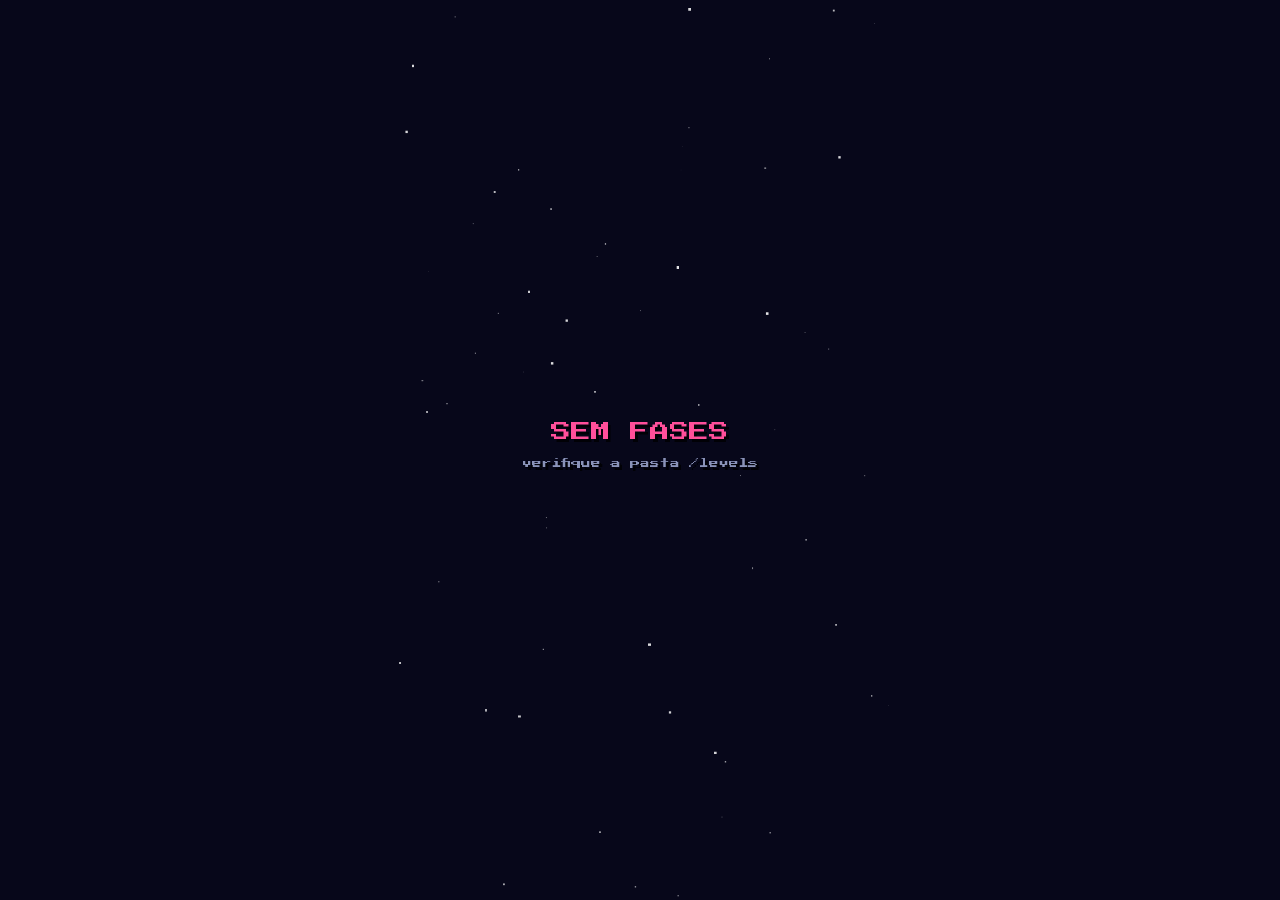
<file: arcade/public/index.html>
<!doctype html>
<html lang="pt-BR">
<head>
<meta charset="utf-8">
<meta name="viewport" content="width=device-width, initial-scale=1, maximum-scale=1, user-scalable=no, viewport-fit=cover">
<meta name="theme-color" content="#07071a">
<title>Astro Arcade</title>
<link rel="preconnect" href="https://fonts.googleapis.com">
<link rel="preconnect" href="https://fonts.gstatic.com" crossorigin>
<link href="https://fonts.googleapis.com/css2?family=Press+Start+2P&display=swap" rel="stylesheet">
<link rel="stylesheet" href="style.css">
</head>
<body>
<div id="stage">
  <canvas id="game" aria-label="Área do jogo"></canvas>

  <div id="menu" class="overlay" hidden>
    <h1>ASTRO<br>ARCADE</h1>
    <p id="challenge" class="challenge" hidden></p>
    <form id="nickForm" autocomplete="off">
      <label for="nick">SEU APELIDO</label>
      <input id="nick" maxlength="12" autocapitalize="characters" spellcheck="false" placeholder="PILOTO_99" inputmode="text">
      <small id="nickErr" class="err" aria-live="polite"></small>
      <button type="submit" id="btnPlay">JOGAR</button>
    </form>
    <section class="board">
      <h2>RECORDES</h2>
      <ol id="board"><li class="muted">carregando…</li></ol>
    </section>
    <p class="hint">← → / A D ou arraste para mover<br>tiro automático · F tela cheia</p>
    <button type="button" id="btnFs" class="ghost small" hidden>TELA CHEIA</button>
  </div>

  <div id="over" class="overlay" hidden>
    <h2 id="ovTitle">GAME OVER</h2>
    <p class="big" id="ovScore">0</p>
    <p id="ovInfo" class="muted" aria-live="polite"></p>
    <img id="ovCard" alt="Card da sua pontuação" hidden>
    <button id="btnShare" hidden>COMPARTILHAR</button>
    <button id="btnAgain">JOGAR DE NOVO</button>
    <button id="btnMenu" class="ghost">RECORDES</button>
  </div>
</div>
<script src="game.js"></script>
</body>
</html>
</file>
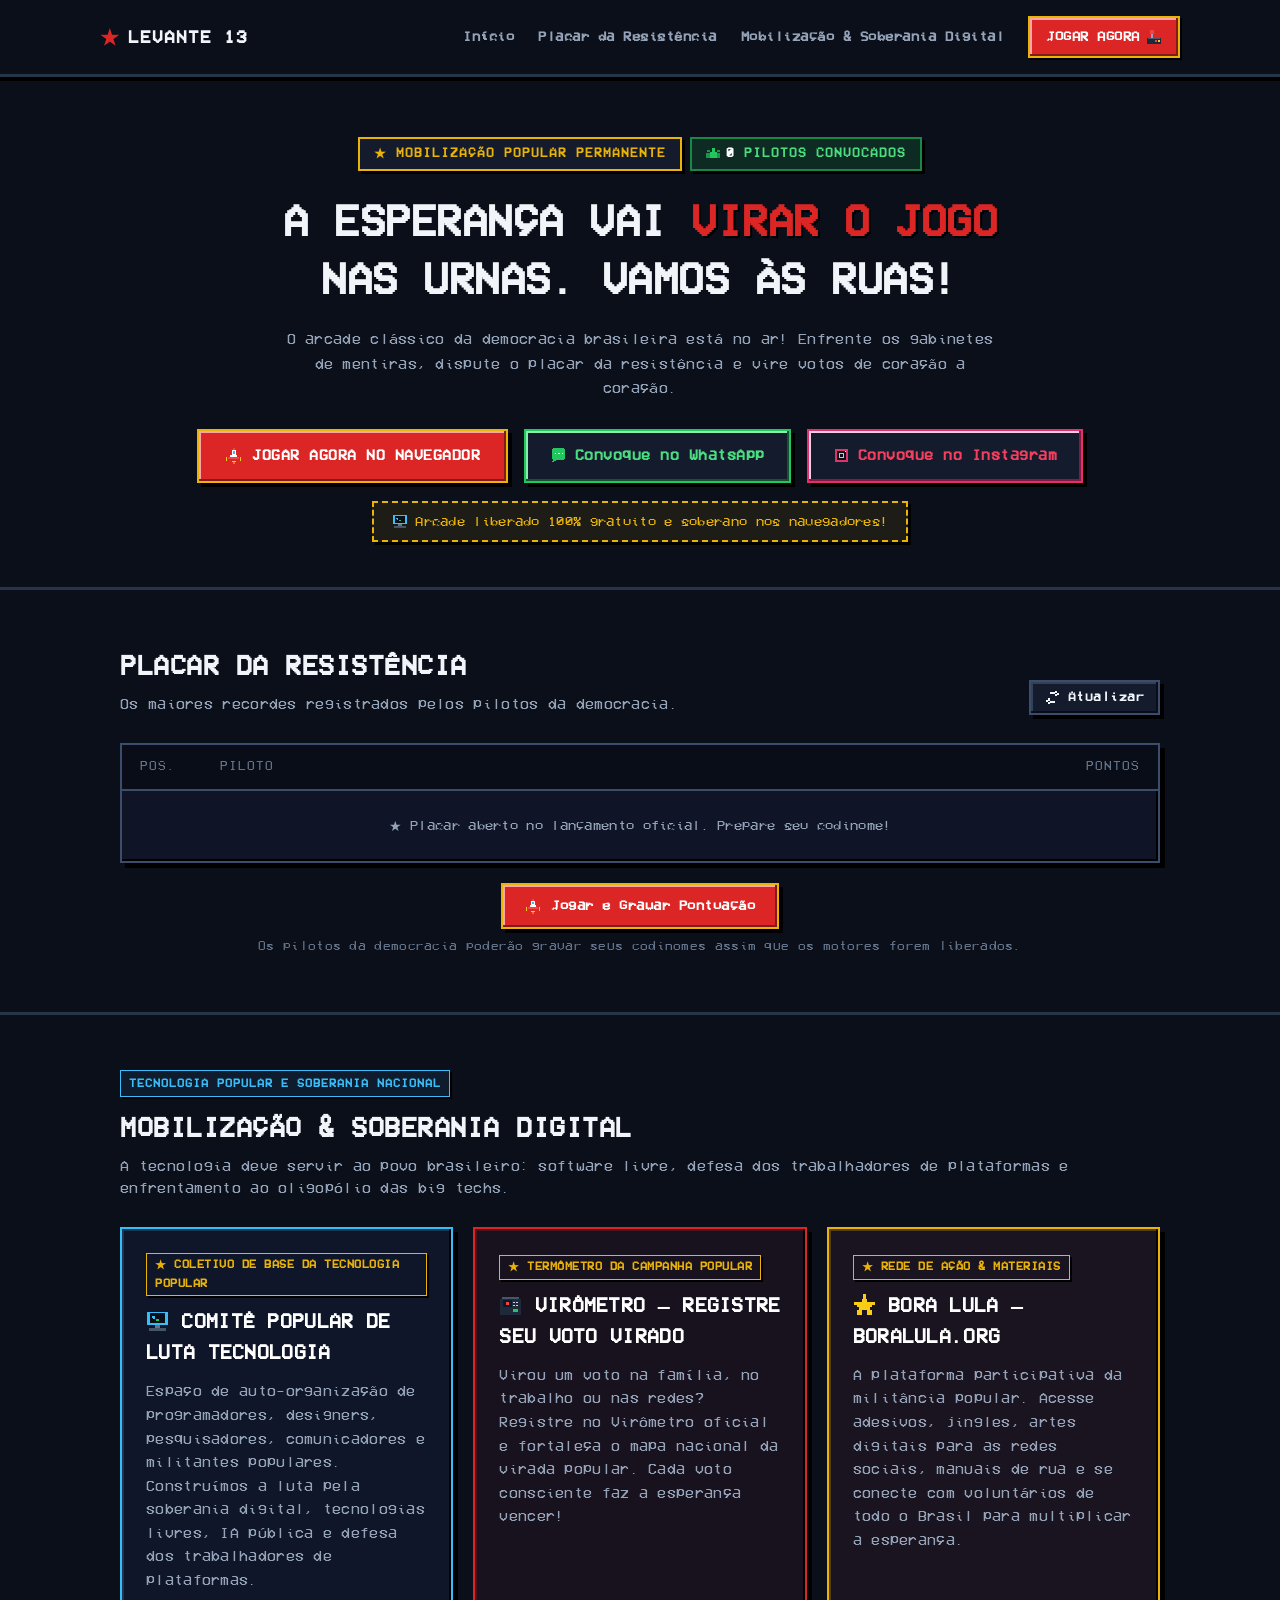
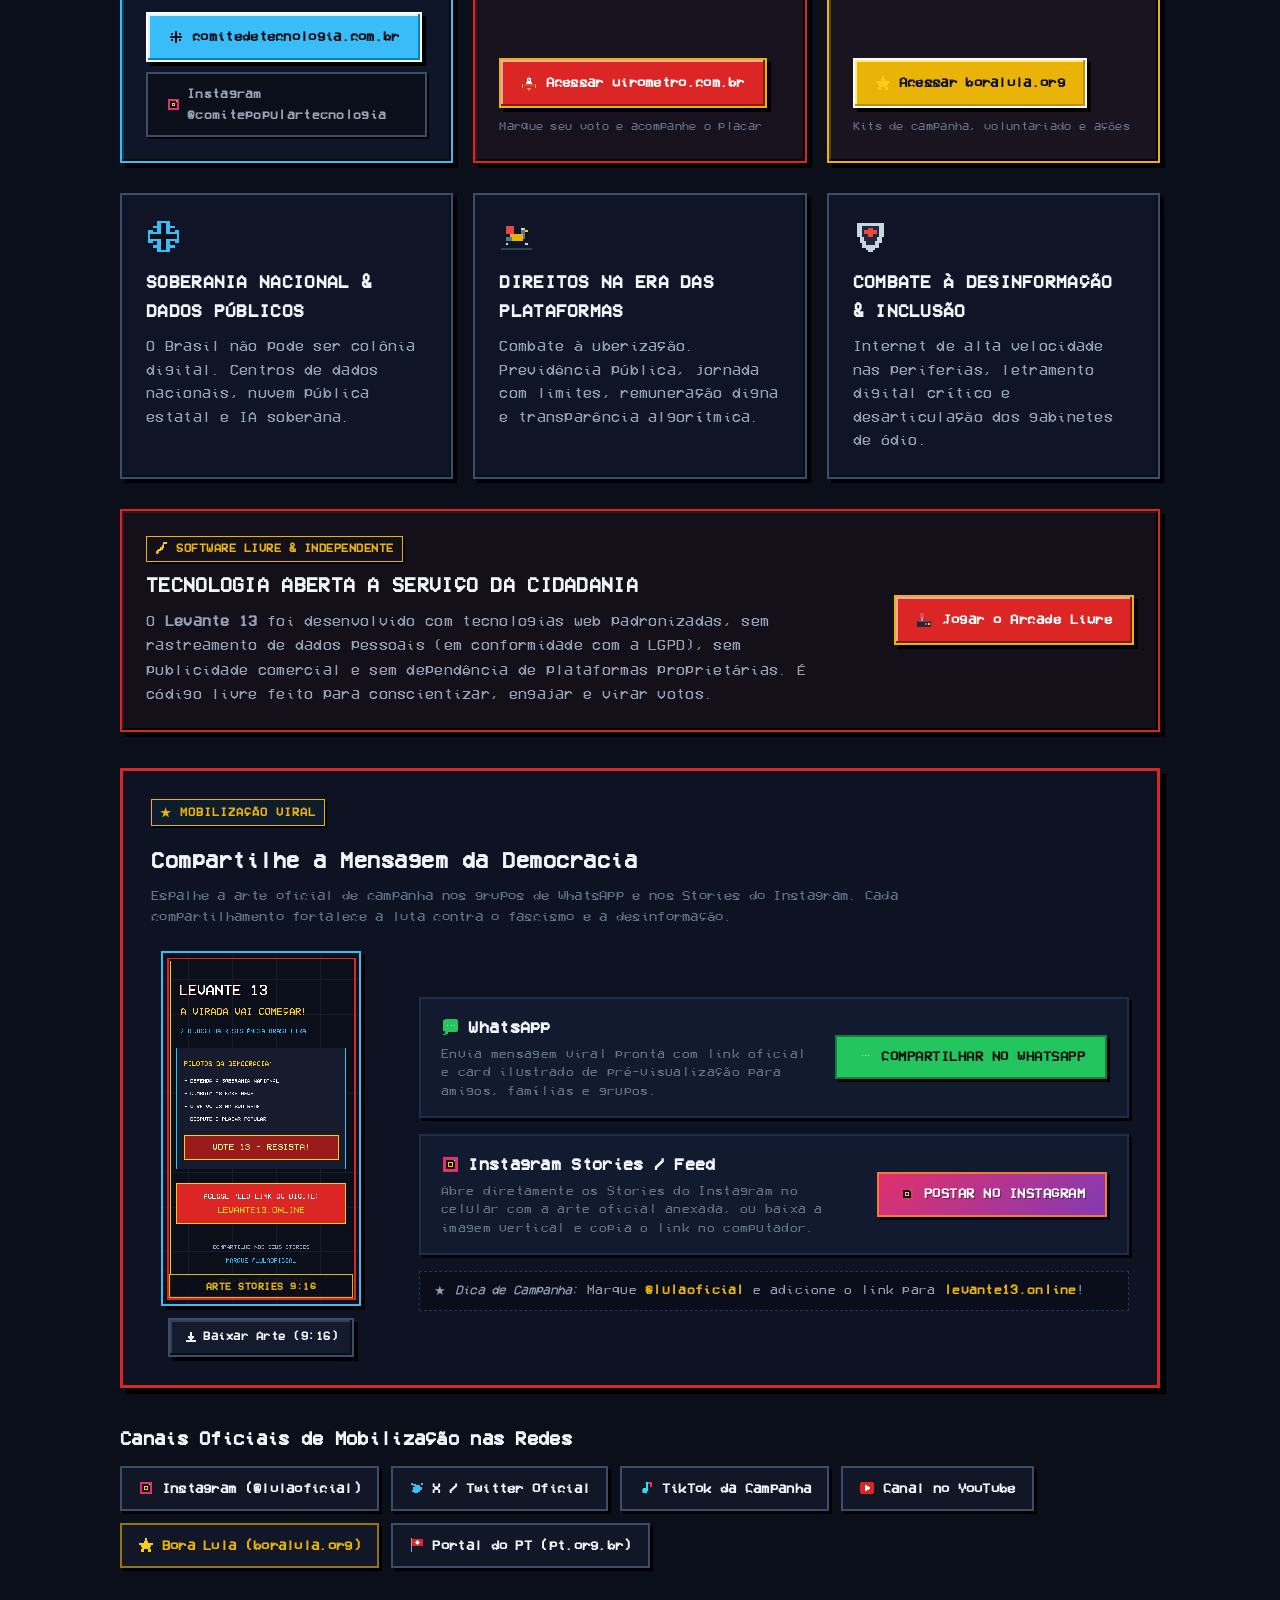
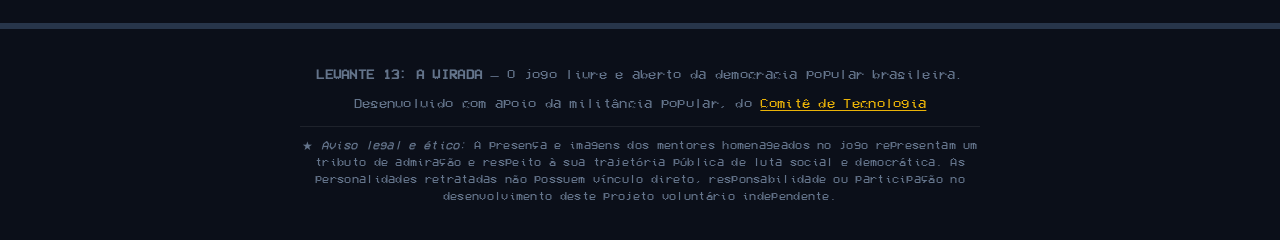
<file: home.html>
<!DOCTYPE html>
<html lang="pt-BR">

<head>
    <meta charset="UTF-8">
    <meta name="viewport" content="width=device-width, initial-scale=1.0">
    <title>Levante 13: A Virada — O Jogo da Democracia e da Resistência Popular</title>

    <meta name="description"
        content="O arcade clássico da democracia brasileira. Dispute recordes no placar da resistência e fortaleça a luta pela soberania digital e tecnológica do Brasil.">
    <meta name="keywords"
        content="Levante 13, Lula 2026, Reeleição, Democracia, Campanha, Jogo Retro, Comitê Popular Tecnologia, Soberania Digital, Virômetro">

    <!-- Open Graph / WhatsApp / Facebook Preview Card (1200x630) -->
    <meta property="og:type" content="website">
    <meta property="og:url" content="https://levante13.online/">
    <meta property="og:title" content="Levante 13: A Virada — A esperança vai virar o jogo!">
    <meta property="og:description" content="O arcade oficial da democracia popular brasileira. Convoque sua rede, dispute o placar e junte-se à luta pela soberania digital.">
    <meta property="og:image" content="https://levante13.online/assets/img/og-preview.png">
    <meta property="og:image:secure_url" content="https://levante13.online/assets/img/og-preview.png">
    <meta property="og:image:type" content="image/png">
    <meta property="og:image:width" content="1200">
    <meta property="og:image:height" content="630">
    <meta property="og:site_name" content="Levante 13: A Virada">

    <!-- Twitter Card -->
    <meta name="twitter:card" content="summary_large_image">
    <meta name="twitter:title" content="Levante 13: A Virada — A esperança vai virar o jogo!">
    <meta name="twitter:description" content="O arcade oficial da democracia brasileira. Jogue no celular ou PC e fortaleça a virada popular.">
    <meta name="twitter:image" content="https://levante13.online/assets/img/og-preview.png">

    <!-- SEO Canonical -->
    <link rel="canonical" href="https://levante13.online/">

    <!-- FONTE RETRÔ VCR OSD MONO (https://www.dafont.com/vcr-osd-mono.font) -->
    <link rel="preload" href="assets/fonts/vcr_osd_mono.ttf" as="font" type="font/ttf" crossorigin>
    <link rel="stylesheet" href="https://fonts.cdnfonts.com/css/vcr-osd-mono">
    <link rel="stylesheet" href="css/home.css?v=20261016_rev">

    <!-- Dados Estruturados Schema.org (Google Rich Results / SEO) -->
    <script type="application/ld+json">
    {
      "@context": "https://schema.org",
      "@graph": [
        {
          "@type": "WebSite",
          "@id": "https://levante13.online/#website",
          "url": "https://levante13.online/",
          "name": "Levante 13: A Virada",
          "description": "O arcade clássico da democracia brasileira. Jogo online gratuito de resistência popular e soberania digital.",
          "inLanguage": "pt-BR"
        },
        {
          "@type": "VideoGame",
          "@id": "https://levante13.online/#game",
          "name": "Levante 13: A Virada",
          "description": "Arcade espacial retrô da democracia brasileira. Enfrente as frotas do obscurantismo, dispute recordes e defenda as conquistas do povo brasileiro.",
          "url": "https://levante13.online/game.html",
          "image": "https://levante13.online/assets/img/og-preview.png",
          "genre": ["Arcade", "Retro", "Space Shooter", "Shoot 'em up"],
          "gamePlatform": ["Web Browser", "Mobile Browser", "Desktop"],
          "applicationCategory": "Game",
          "operatingSystem": "Any",
          "offers": {
            "@type": "Offer",
            "price": "0",
            "priceCurrency": "BRL"
          },
          "author": {
            "@type": "Organization",
            "name": "Comitê Popular de Luta Tecnologia"
          }
        }
      ]
    }
    </script>
</head>

<body>

    <!-- DEFINIÇÃO DOS ÍCONES PIXEL ART RETRÔ (SVG CRISP EDGES) -->
    <svg xmlns="http://www.w3.org/2000/svg" style="display: none;">
        <symbol id="px-joystick" viewBox="0 0 16 16">
            <rect x="4" y="1" width="4" height="4" fill="#ef4444" />
            <rect x="5" y="5" width="2" height="4" fill="#94a3b8" />
            <rect x="1" y="9" width="14" height="6" fill="#1e293b" />
            <rect x="2" y="9" width="12" height="1" fill="#475569" />
            <rect x="9" y="11" width="2" height="2" fill="#ef4444" />
            <rect x="12" y="11" width="2" height="2" fill="#facc15" />
        </symbol>

        <symbol id="px-nave" viewBox="0 0 16 16">
            <rect x="7" y="1" width="2" height="2" fill="#ef4444" />
            <rect x="6" y="3" width="4" height="4" fill="#ffffff" />
            <rect x="7" y="4" width="2" height="2" fill="#38bdf8" />
            <rect x="5" y="7" width="6" height="3" fill="#ffffff" />
            <rect x="3" y="9" width="10" height="2" fill="#ef4444" />
            <rect x="2" y="11" width="12" height="2" fill="#dc2626" />
            <rect x="1" y="9" width="1" height="4" fill="#facc15" />
            <rect x="14" y="9" width="1" height="4" fill="#facc15" />
            <rect x="6" y="13" width="4" height="1" fill="#facc15" />
            <rect x="7" y="14" width="2" height="2" fill="#f97316" />
        </symbol>

        <symbol id="px-zap" viewBox="0 0 16 16">
            <rect x="2" y="2" width="12" height="9" fill="#22c55e" />
            <rect x="3" y="1" width="10" height="11" fill="#22c55e" />
            <rect x="3" y="11" width="3" height="2" fill="#22c55e" />
            <rect x="2" y="13" width="2" height="1" fill="#22c55e" />
            <rect x="5" y="6" width="1" height="1" fill="#ffffff" />
            <rect x="8" y="6" width="1" height="1" fill="#ffffff" />
            <rect x="11" y="6" width="1" height="1" fill="#ffffff" />
        </symbol>

        <symbol id="px-timer" viewBox="0 0 16 16">
            <rect x="7" y="1" width="2" height="2" fill="#eab308" />
            <rect x="4" y="3" width="8" height="12" fill="#475569" />
            <rect x="3" y="4" width="10" height="10" fill="#475569" />
            <rect x="2" y="5" width="12" height="8" fill="#475569" />
            <rect x="4" y="5" width="8" height="8" fill="#0b0f19" />
            <rect x="5" y="4" width="6" height="10" fill="#0b0f19" />
            <rect x="7" y="6" width="2" height="3" fill="#eab308" />
            <rect x="7" y="8" width="3" height="2" fill="#eab308" />
        </symbol>

        <symbol id="px-refresh" viewBox="0 0 16 16">
            <rect x="5" y="2" width="6" height="2" fill="currentColor" />
            <rect x="11" y="4" width="2" height="3" fill="currentColor" />
            <rect x="13" y="3" width="2" height="2" fill="currentColor" />
            <rect x="11" y="1" width="2" height="2" fill="currentColor" />
            <rect x="5" y="12" width="6" height="2" fill="currentColor" />
            <rect x="3" y="9" width="2" height="3" fill="currentColor" />
            <rect x="1" y="11" width="2" height="2" fill="currentColor" />
            <rect x="3" y="13" width="2" height="2" fill="currentColor" />
        </symbol>

        <symbol id="px-trophy" viewBox="0 0 16 16">
            <rect x="3" y="2" width="10" height="2" fill="currentColor" />
            <rect x="4" y="4" width="8" height="4" fill="currentColor" />
            <rect x="5" y="8" width="6" height="2" fill="currentColor" />
            <rect x="2" y="3" width="1" height="4" fill="currentColor" />
            <rect x="13" y="3" width="1" height="4" fill="currentColor" />
            <rect x="7" y="10" width="2" height="3" fill="currentColor" />
            <rect x="4" y="13" width="8" height="2" fill="currentColor" />
            <rect x="7" y="5" width="2" height="2" fill="#ef4444" />
        </symbol>

        <symbol id="px-terminal" viewBox="0 0 16 16">
            <rect x="1" y="2" width="14" height="9" fill="#38bdf8" />
            <rect x="3" y="3" width="10" height="7" fill="#0b0f19" />
            <rect x="4" y="5" width="2" height="1" fill="#38bdf8" />
            <rect x="5" y="6" width="1" height="1" fill="#38bdf8" />
            <rect x="7" y="7" width="2" height="1" fill="#22c55e" />
            <rect x="6" y="11" width="4" height="2" fill="#64748b" />
            <rect x="2" y="13" width="12" height="2" fill="#475569" />
        </symbol>

        <symbol id="px-urna" viewBox="0 0 16 16">
            <rect x="1" y="4" width="14" height="11" fill="#1e293b" />
            <rect x="2" y="3" width="12" height="1" fill="#475569" />
            <rect x="3" y="5" width="6" height="5" fill="#0f172a" />
            <rect x="5" y="6" width="2" height="2" fill="#ef4444" />
            <rect x="10" y="6" width="1" height="1" fill="#cbd5e1" />
            <rect x="12" y="6" width="1" height="1" fill="#cbd5e1" />
            <rect x="10" y="8" width="1" height="1" fill="#cbd5e1" />
            <rect x="12" y="8" width="1" height="1" fill="#cbd5e1" />
            <rect x="10" y="11" width="3" height="2" fill="#22c55e" />
        </symbol>

        <symbol id="px-globe" viewBox="0 0 16 16">
            <rect x="5" y="1" width="6" height="14" fill="#38bdf8" />
            <rect x="3" y="3" width="10" height="10" fill="#38bdf8" />
            <rect x="1" y="5" width="14" height="6" fill="#38bdf8" />
            <rect x="7" y="2" width="2" height="12" fill="#0b0f19" />
            <rect x="2" y="7" width="12" height="2" fill="#0b0f19" />
            <rect x="3" y="4" width="2" height="2" fill="#0b0f19" />
            <rect x="11" y="4" width="2" height="2" fill="#0b0f19" />
            <rect x="3" y="10" width="2" height="2" fill="#0b0f19" />
            <rect x="11" y="10" width="2" height="2" fill="#0b0f19" />
        </symbol>

        <symbol id="px-moto" viewBox="0 0 16 16">
            <rect x="3" y="3" width="4" height="4" fill="#ef4444" />
            <rect x="10" y="4" width="2" height="1" fill="#cbd5e1" />
            <rect x="12" y="5" width="1" height="1" fill="#facc15" />
            <rect x="10" y="5" width="2" height="4" fill="#64748b" />
            <rect x="5" y="7" width="6" height="3" fill="#eab308" />
            <rect x="3" y="8" width="3" height="2" fill="#64748b" />
            <rect x="2" y="10" width="3" height="3" fill="#0f172a" />
            <rect x="3" y="11" width="1" height="1" fill="#cbd5e1" />
            <rect x="11" y="10" width="3" height="3" fill="#0f172a" />
            <rect x="12" y="11" width="1" height="1" fill="#cbd5e1" />
            <rect x="1" y="13" width="14" height="1" fill="#334155" />
        </symbol>

        <symbol id="px-shield" viewBox="0 0 16 16">
            <rect x="2" y="2" width="12" height="6" fill="#cbd5e1" />
            <rect x="3" y="8" width="10" height="3" fill="#cbd5e1" />
            <rect x="4" y="11" width="8" height="2" fill="#cbd5e1" />
            <rect x="6" y="13" width="4" height="1" fill="#cbd5e1" />
            <rect x="7" y="14" width="2" height="1" fill="#cbd5e1" />
            <rect x="4" y="3" width="8" height="5" fill="#1e293b" />
            <rect x="5" y="8" width="6" height="2" fill="#1e293b" />
            <rect x="6" y="10" width="4" height="2" fill="#1e293b" />
            <rect x="7" y="4" width="2" height="4" fill="#ef4444" />
            <rect x="5" y="5" width="6" height="2" fill="#ef4444" />
        </symbol>

        <symbol id="px-tool" viewBox="0 0 16 16">
            <rect x="9" y="1" width="5" height="5" fill="#facc15" />
            <rect x="11" y="3" width="3" height="3" fill="#0b0f19" />
            <rect x="8" y="5" width="3" height="3" fill="#facc15" />
            <rect x="6" y="7" width="3" height="3" fill="#facc15" />
            <rect x="4" y="9" width="3" height="3" fill="#facc15" />
            <rect x="2" y="11" width="3" height="3" fill="#facc15" />
            <rect x="1" y="12" width="3" height="3" fill="#eab308" />
        </symbol>

        <symbol id="px-insta" viewBox="0 0 16 16">
            <rect x="2" y="2" width="12" height="12" fill="#e1306c" />
            <rect x="4" y="4" width="8" height="8" fill="#0b0f19" />
            <rect x="6" y="6" width="4" height="4" fill="#facc15" />
            <rect x="7" y="7" width="2" height="2" fill="#0b0f19" />
            <rect x="11" y="4" width="1" height="1" fill="#ffffff" />
        </symbol>

        <symbol id="px-twitter" viewBox="0 0 16 16">
            <rect x="2" y="3" width="2" height="2" fill="#38bdf8" />
            <rect x="4" y="4" width="3" height="2" fill="#38bdf8" />
            <rect x="6" y="5" width="5" height="2" fill="#38bdf8" />
            <rect x="12" y="3" width="2" height="2" fill="#38bdf8" />
            <rect x="4" y="7" width="9" height="3" fill="#38bdf8" />
            <rect x="3" y="10" width="8" height="2" fill="#38bdf8" />
            <rect x="5" y="12" width="4" height="1" fill="#38bdf8" />
        </symbol>

        <symbol id="px-tiktok" viewBox="0 0 16 16">
            <rect x="8" y="2" width="2" height="9" fill="#00f2fe" />
            <rect x="10" y="2" width="4" height="2" fill="#fe2c55" />
            <rect x="12" y="4" width="2" height="3" fill="#fe2c55" />
            <rect x="4" y="9" width="5" height="4" fill="#fe2c55" />
            <rect x="5" y="8" width="4" height="5" fill="#00f2fe" />
        </symbol>

        <symbol id="px-youtube" viewBox="0 0 16 16">
            <rect x="1" y="3" width="14" height="10" fill="#dc2626" />
            <rect x="2" y="2" width="12" height="12" fill="#dc2626" />
            <rect x="6" y="5" width="2" height="6" fill="#ffffff" />
            <rect x="8" y="6" width="2" height="4" fill="#ffffff" />
            <rect x="10" y="7" width="1" height="2" fill="#ffffff" />
        </symbol>

        <symbol id="px-pt" viewBox="0 0 16 16">
            <rect x="2" y="1" width="1" height="14" fill="#94a3b8" />
            <rect x="3" y="2" width="11" height="7" fill="#dc2626" />
            <rect x="7" y="4" width="3" height="3" fill="#ffffff" />
            <rect x="6" y="5" width="5" height="1" fill="#ffffff" />
            <rect x="8" y="3" width="1" height="5" fill="#ffffff" />
        </symbol>

        <symbol id="px-estrela" viewBox="0 0 16 16">
            <rect x="7" y="1" width="2" height="3" fill="#facc15" />
            <rect x="6" y="4" width="4" height="2" fill="#facc15" />
            <rect x="1" y="6" width="14" height="2" fill="#facc15" />
            <rect x="3" y="8" width="10" height="2" fill="#facc15" />
            <rect x="4" y="10" width="8" height="2" fill="#facc15" />
            <rect x="3" y="12" width="3" height="3" fill="#facc15" />
            <rect x="10" y="12" width="3" height="3" fill="#facc15" />
        </symbol>

        <symbol id="px-download" viewBox="0 0 16 16">
            <rect x="7" y="2" width="2" height="7" fill="currentColor" />
            <rect x="5" y="7" width="6" height="2" fill="currentColor" />
            <rect x="6" y="9" width="4" height="1" fill="currentColor" />
            <rect x="7" y="10" width="2" height="1" fill="currentColor" />
            <rect x="2" y="12" width="12" height="2" fill="currentColor" />
        </symbol>

        <!-- Símbolo Pilotos Mobilizados / Usuários (Pixel Art) -->
        <symbol id="px-users" viewBox="0 0 16 16">
            <rect x="6" y="2" width="4" height="4" fill="currentColor" />
            <rect x="4" y="7" width="8" height="6" fill="currentColor" />
            <rect x="1" y="4" width="3" height="3" fill="currentColor" opacity="0.7" />
            <rect x="0" y="8" width="4" height="5" fill="currentColor" opacity="0.7" />
            <rect x="12" y="4" width="3" height="3" fill="currentColor" opacity="0.7" />
            <rect x="12" y="8" width="4" height="5" fill="currentColor" opacity="0.7" />
        </symbol>
    </svg>

    <!-- 1. CABEÇALHO SÓBRIO -->
    <header class="header">
        <div class="container header-inner">
            <a href="#inicio" class="logo">
                <span class="logo-estrela">★</span>
                <span>LEVANTE 13</span>
            </a>

            <nav class="nav">
                <a href="#inicio">Início</a>
                <a href="#placar" id="linkNavPlacar">Placar da Resistência</a>
                <a href="#soberania">Mobilização & Soberania Digital</a>
                <a href="game.html" class="btn-header" id="btnHeaderAcao">
                    JOGAR AGORA <svg class="px-icon"><use href="#px-joystick"></use></svg>
                </a>
            </nav>
        </div>
    </header>

    <main>
        <!-- 2. HERO PRINCIPAL -->
        <section id="inicio" class="hero">
            <div class="container">
                <div style="display: flex; align-items: center; justify-content: center; gap: 8px; flex-wrap: wrap;">
                    <div class="hero-tag" id="heroBadgeStatus">
                        ★ HANGAR DA RESISTÊNCIA • JOGO LIBERADO
                    </div>
                    <div id="boxContadorPilotosHero" class="hero-tag" style="display: none; background: rgba(34, 197, 94, 0.15); border-color: rgba(34, 197, 94, 0.6); color: #4ade80;">
                        <svg class="px-icon" style="color: #22c55e;"><use href="#px-users"></use></svg>
                        <span><strong id="numContadorPilotosHero" style="color: #ffffff;">0</strong> PILOTOS CONVOCADOS</span>
                    </div>
                </div>

                <h1 class="hero-title">
                    A esperança vai <span>virar o jogo</span><br>
                    nas urnas. Vamos às ruas!
                </h1>

                <p class="hero-desc">
                    O arcade clássico da democracia brasileira está no ar! Enfrente os gabinetes de mentiras, dispute o
                    placar da resistência e vire votos de coração a coração.
                </p>

                <!-- Ações do Hero: Jogar Agora Liberado + Convocação no WhatsApp & Instagram -->
                <div class="hero-actions" id="heroAcoes">
                    <a href="game.html" class="btn-cta" id="btnHeroPrincipal">
                        <svg class="px-icon">
                            <use href="#px-nave"></use>
                        </svg> JOGAR AGORA NO NAVEGADOR
                    </a>
                    <a href="https://api.whatsapp.com/send?text=A%20esperan%C3%A7a%20vai%20virar%20o%20jogo!%20Conhe%C3%A7a%20e%20jogue%20Levante%2013%3A%20A%20Virada%20em%20https%3A%2F%2Flevante13.online"
                        target="_blank" rel="noopener noreferrer" class="btn-sec btn-zap" id="btnHeroSecundario">
                        <svg class="px-icon">
                            <use href="#px-zap"></use>
                        </svg> Convoque no WhatsApp
                    </a>
                    <button type="button" class="btn-sec btn-insta" id="btnHeroInsta" title="Compartilhar arte nos Stories do Instagram">
                        <svg class="px-icon">
                            <use href="#px-insta"></use>
                        </svg> Convoque no Instagram
                    </button>
                </div>

                <p class="hero-aviso-bloqueio">
                    <svg class="px-icon" style="color: var(--verde);">
                        <use href="#px-terminal"></use>
                    </svg> Arcade liberado 100% gratuito e soberano nos navegadores!
                </p>

                <!-- Box Informativo Atraente de Pré-Lançamento (Hangar Rebelde) -->
                <div id="boxModoEspera" class="status-box-espera">
                    <div class="em-breve-tag">
                        <svg class="px-icon">
                            <use href="#px-timer"></use>
                        </svg> FASE FINAL DE PREPARAÇÃO
                    </div>
                    <h3 class="em-breve-titulo">Prepare os controles: a decolagem está próxima!</h3>
                    <p class="em-breve-texto">
                        O <strong>Levante 13</strong> será liberado nos próximos dias para você jogar direto no
                        navegador — sem precisar baixar nada, sem cadastros e 100% livre.
                        Enquanto afinamos os motores da esperança, fortaleça a trincheira: registre no <strong>Virômetro</strong> a quantidade de votos que conseguiu virar
                        e acompanhe o <strong>Comitê de Tecnologia</strong>!
                    </p>

                    <div class="em-breve-rodape-aviso">
                        ★ 100% Web • Celular e Computador • Software Livre da Resistência
                    </div>
                </div>
            </div>
        </section>

        <!-- 3. PLACAR GLOBAL (LEADERBOARD DO SQLite) - Exibido apenas com o jogo publicado -->
        <section id="placar" class="secao" style="display: none;">
            <div class="container">
                <div class="secao-header"
                    style="display: flex; justify-content: space-between; align-items: flex-end; flex-wrap: wrap; gap: 12px;">
                    <div>
                        <h2 class="secao-titulo">Placar da Resistência</h2>
                        <p class="secao-sub">Os maiores recordes registrados pelos pilotos da democracia.</p>
                    </div>
                    <div style="display: flex; align-items: center; gap: 10px; flex-wrap: wrap;">
                        <div id="boxContadorPilotosPlacar" class="contador-pilotos-badge" style="display: none; align-items: center; gap: 6px; background: rgba(30, 41, 59, 0.85); border: 1px solid rgba(56, 189, 248, 0.4); padding: 6px 12px; font-size: 0.82rem; color: #38bdf8;">
                            <svg class="px-icon" style="color: var(--amarelo);"><use href="#px-users"></use></svg>
                            <span><strong id="numContadorPilotosPlacar" style="color: #ffffff;">0</strong> PILOTOS MOBILIZADOS</span>
                        </div>
                        <button id="btnAtualizarRanking" class="btn-sec" type="button"
                            style="padding: 8px 14px; font-size: 0.8rem; cursor: pointer;">
                            <svg class="px-icon">
                                <use href="#px-refresh"></use>
                            </svg> Atualizar
                        </button>
                    </div>
                </div>

                <div class="tabela-ranking">
                    <div class="tabela-header">
                        <div>Pos.</div>
                        <div>Piloto</div>
                        <div style="text-align: right;">Pontos</div>
                    </div>
                    <div id="corpoRanking" class="tabela-corpo">
                        <div style="padding: 24px; text-align: center; color: var(--texto-mutado); font-size: 0.9rem;">
                            ★ Placar aberto no lançamento oficial. Prepare seu codinome!
                        </div>
                    </div>
                </div>

                <div style="text-align: center; margin-top: 20px;">
                    <button type="button" class="btn-cta btn-desativado" id="btnPlacarAcao" disabled
                        style="font-size: 0.9rem; padding: 10px 22px;">
                        <svg class="px-icon">
                            <use href="#px-timer"></use>
                        </svg> Placar Aberto no Lançamento
                    </button>
                    <p style="font-size: 0.8rem; color: var(--texto-suave); margin-top: 8px;">
                        Os pilotos da democracia poderão gravar seus codinomes assim que os motores forem liberados.
                    </p>
                </div>
            </div>
        </section>

        <!-- 4. MOBILIZAÇÃO & SOBERANIA DIGITAL (REFORÇADA) -->
        <section id="soberania" class="secao">
            <div class="container">
                <div class="secao-header">
                    <span class="secao-tag-destaque">Tecnologia Popular e Soberania Nacional</span>
                    <h2 class="secao-titulo">Mobilização & Soberania Digital</h2>
                    <p class="secao-sub">A tecnologia deve servir ao povo brasileiro: software livre, defesa dos
                        trabalhadores de plataformas e enfrentamento ao oligopólio das big techs.</p>
                </div>

                <!-- CARDS DE DESTAQUE: COMITÊ DE TECNOLOGIA & VIRÔMETRO (VIRA VOTO) -->
                <div class="grid-tecnologia-comites">
                    <!-- CARD 1: Comitê Popular de Luta Tecnologia -->
                    <div class="card-comite">
                        <div class="card-comite-info">
                            <div class="comite-tag-oficial">★ Coletivo de Base da Tecnologia Popular</div>
                            <h3><svg class="px-icon">
                                    <use href="#px-terminal"></use>
                                </svg> Comitê Popular de Luta Tecnologia</h3>
                            <p class="comite-descricao">
                                Espaço de auto-organização de programadores, designers, pesquisadores, comunicadores e militantes
                                populares. Construímos a luta pela soberania digital, tecnologias livres, IA pública e
                                defesa dos trabalhadores de plataformas.
                            </p>
                        </div>
                        <div class="card-comite-acoes">
                            <a href="https://comitedetecnologia.com.br" target="_blank" rel="noopener noreferrer"
                                class="btn-comite">
                                <svg class="px-icon">
                                    <use href="#px-globe"></use>
                                </svg> comitedetecnologia.com.br
                            </a>
                            <a href="https://www.instagram.com/comitepopulartecnologia/" target="_blank"
                                rel="noopener noreferrer" class="btn-comite-sec">
                                <svg class="px-icon">
                                    <use href="#px-insta"></use>
                                </svg> Instagram @comitepopulartecnologia
                            </a>
                        </div>
                    </div>

                    <!-- CARD 2: Virômetro (Vira Voto Oficial) -->
                    <div class="card-comite card-virometro">
                        <div class="card-comite-info">
                            <div class="comite-tag-oficial tag-virometro">★ Termômetro da Campanha Popular</div>
                            <h3><svg class="px-icon">
                                    <use href="#px-urna"></use>
                                </svg> Virômetro — Registre seu Voto Virado</h3>
                            <p class="comite-descricao">
                                Virou um voto na família, no trabalho ou nas redes? Registre no Virômetro oficial e
                                fortaleça o mapa nacional da virada popular. Cada voto consciente faz a esperança
                                vencer!
                            </p>
                        </div>
                        <div class="card-comite-acoes">
                            <a href="https://virometro.com.br" target="_blank" rel="noopener noreferrer"
                                class="btn-virometro">
                                <svg class="px-icon">
                                    <use href="#px-nave"></use>
                                </svg> Acessar virometro.com.br
                            </a>
                            <span class="comite-link-sub">Marque seu voto e acompanhe o placar</span>
                        </div>
                    </div>

                    <!-- CARD 3: Bora Lula (Mobilização & Materiais Oficiais) -->
                    <div class="card-comite card-boralula">
                        <div class="card-comite-info">
                            <div class="comite-tag-oficial tag-boralula">★ Rede de Ação & Materiais</div>
                            <h3><svg class="px-icon">
                                    <use href="#px-estrela"></use>
                                </svg> Bora Lula — boralula.org</h3>
                            <p class="comite-descricao">
                                A plataforma participativa da militância popular. Acesse adesivos, jingles, artes
                                digitais para as redes sociais, manuais de rua e se conecte com voluntários de todo o
                                Brasil para multiplicar a esperança.
                            </p>
                        </div>
                        <div class="card-comite-acoes">
                            <a href="https://boralula.org" target="_blank" rel="noopener noreferrer"
                                class="btn-boralula">
                                <svg class="px-icon">
                                    <use href="#px-estrela"></use>
                                </svg> Acessar boralula.org
                            </a>
                            <span class="comite-link-sub">Kits de campanha, voluntariado e ações</span>
                        </div>
                    </div>
                </div>

                <!-- GRADE DOS 3 PILARES DA SOBERANIA DIGITAL -->
                <div class="grid-pilares">
                    <div class="card-pilar">
                        <div class="pilar-icone"><svg class="px-icon px-icon-lg">
                                <use href="#px-globe"></use>
                            </svg></div>
                        <h4 class="pilar-titulo">Soberania Nacional & Dados Públicos</h4>
                        <p class="pilar-texto">
                            O Brasil não pode ser colônia digital. Centros de dados nacionais, nuvem pública estatal e IA soberana.
                        </p>
                    </div>

                    <div class="card-pilar">
                        <div class="pilar-icone"><svg class="px-icon px-icon-lg">
                                <use href="#px-moto"></use>
                            </svg></div>
                        <h4 class="pilar-titulo">Direitos na Era das Plataformas</h4>
                        <p class="pilar-texto">
                            Combate à uberização. Previdência pública, jornada com limites, remuneração digna e transparência algorítmica.
                        </p>
                    </div>

                    <div class="card-pilar">
                        <div class="pilar-icone"><svg class="px-icon px-icon-lg">
                                <use href="#px-shield"></use>
                            </svg></div>
                        <h4 class="pilar-titulo">Combate à Desinformação & Inclusão</h4>
                        <p class="pilar-texto">
                            Internet de alta velocidade nas periferias, letramento digital crítico e desarticulação dos gabinetes de ódio.
                        </p>
                    </div>
                </div>

                <!-- BOX MANIFESTO DE TECNOLOGIA LIVRE DO JOGO -->
                <div class="box-manifesto">
                    <div class="manifesto-conteudo">
                        <span class="manifesto-tag"><svg class="px-icon">
                                <use href="#px-tool"></use>
                            </svg> Software Livre & Independente</span>
                        <h4 class="manifesto-titulo">Tecnologia Aberta a Serviço da Cidadania</h4>
                        <p class="manifesto-texto">
                            O <strong>Levante 13</strong> foi desenvolvido com tecnologias web padronizadas, sem
                            rastreamento de dados pessoais (em conformidade com a LGPD), sem publicidade comercial e sem
                            dependência de plataformas proprietárias. É código livre feito para conscientizar, engajar e
                            virar votos.
                        </p>
                    </div>
                    <button type="button" class="btn-cta btn-desativado" id="btnManifestoAcao" disabled
                        style="font-size: 0.88rem; padding: 12px 20px; white-space: nowrap;"
                        title="Motores em calibração! Lançamento oficial em breve.">
                        <svg class="px-icon">
                            <use href="#px-timer"></use>
                        </svg> Arcade Livre (Em Breve)
                    </button>
                </div>

                <!-- BOX ESPECIAL: COMPARTILHAR A VIRADA (WHATSAPP & INSTAGRAM) -->
                <div class="box-compartilhar-campanha" id="boxCompartilhar">
                    <div class="compartilhar-header">
                        <span class="secao-tag-destaque" style="color: var(--amarelo); border-color: var(--amarelo);">★ Mobilização Viral</span>
                        <h3 class="compartilhar-titulo">Compartilhe a Mensagem da Democracia</h3>
                        <p class="compartilhar-desc">
                            Espalhe a arte oficial de campanha nos grupos de WhatsApp e nos Stories do Instagram. Cada compartilhamento fortalece a luta contra o fascismo e a desinformação.
                        </p>
                    </div>

                    <div class="compartilhar-grid">
                        <!-- Preview da Arte Oficial -->
                        <div class="compartilhar-card-preview" style="max-width: 220px; width: 100%;">
                            <div class="preview-moldura" style="width: 200px; height: 355px; max-width: 200px; max-height: 355px; aspect-ratio: 9/16; position: relative; overflow: hidden;">
                                <img src="assets/img/card_story.png" alt="Card Oficial de Campanha - Levante 13" class="preview-img-story" id="previewStoryCard" loading="lazy" width="200" height="355" style="width: 100%; height: 100%; max-width: 200px; max-height: 355px; object-fit: cover; display: block;">
                                <div class="preview-overlay-tag">ARTE STORIES 9:16</div>
                            </div>
                            <div class="preview-actions">
                                <a href="assets/img/card_story.png" download="levante13_story.png" class="btn-sec btn-preview-baixar" id="btnBaixarCardStory">
                                    <svg class="px-icon"><use href="#px-download"></use></svg> Baixar Arte (9:16)
                                </a>
                            </div>
                        </div>

                        <!-- Botões de Ação Direta -->
                        <div class="compartilhar-opcoes">
                            <!-- Opção 1: WhatsApp Direto com Rich Card Preview -->
                            <div class="opcao-share-card">
                                <div class="opcao-share-info">
                                    <h4><svg class="px-icon" style="color: #22c55e;"><use href="#px-zap"></use></svg> WhatsApp</h4>
                                    <p>Envia mensagem viral pronta com link oficial e card ilustrado de pré-visualização para amigos, famílias e grupos.</p>
                                </div>
                                <button type="button" class="btn-share-acao btn-share-whatsapp" id="btnCompartilharZap">
                                    <svg class="px-icon"><use href="#px-zap"></use></svg> Compartilhar no WhatsApp
                                </button>
                            </div>

                            <!-- Opção 1: Instagram Stories via Web Share API ou Download Inteligente -->
                            <div class="opcao-share-card">
                                <div class="opcao-share-info">
                                    <h4><svg class="px-icon" style="color: #e1306c;"><use href="#px-insta"></use></svg> Instagram Stories / Feed</h4>
                                    <p>Abre diretamente os Stories do Instagram no celular com a arte oficial anexada, ou baixa a imagem vertical e copia o link no computador.</p>
                                </div>
                                <button type="button" class="btn-share-acao btn-share-instagram" id="btnCompartilharInsta">
                                    <svg class="px-icon"><use href="#px-insta"></use></svg> Postar no Instagram
                                </button>
                            </div>

                            <!-- Mini Dica de engajamento -->
                            <div class="opcao-share-dica">
                                ★ <em>Dica de Campanha:</em> Marque <strong>@lulaoficial</strong> e adicione o link para <strong>levante13.online</strong>!
                            </div>
                        </div>
                    </div>
                </div>

                <!-- REDES OFICIAIS DE MOBILIZAÇÃO POPULAR -->
                <div style="margin-top: 36px;">
                    <h3
                        style="font-family: var(--fonte-titulo); font-size: 1.2rem; margin-bottom: 12px; color: var(--texto);">
                        Canais Oficiais de Mobilização nas Redes
                    </h3>
                    <div class="redes-lista">
                        <a href="https://www.instagram.com/lulaoficial/" target="_blank" rel="noopener noreferrer"
                            class="rede-btn">
                            <svg class="px-icon">
                                <use href="#px-insta"></use>
                            </svg> Instagram (@lulaoficial)
                        </a>
                        <a href="https://twitter.com/LulaOficial" target="_blank" rel="noopener noreferrer"
                            class="rede-btn">
                            <svg class="px-icon">
                                <use href="#px-twitter"></use>
                            </svg> X / Twitter Oficial
                        </a>
                        <a href="https://www.tiktok.com/@lulaoficial" target="_blank" rel="noopener noreferrer"
                            class="rede-btn">
                            <svg class="px-icon">
                                <use href="#px-tiktok"></use>
                            </svg> TikTok da Campanha
                        </a>
                        <a href="https://www.youtube.com/@lulaoficial" target="_blank" rel="noopener noreferrer"
                            class="rede-btn">
                            <svg class="px-icon">
                                <use href="#px-youtube"></use>
                            </svg> Canal no YouTube
                        </a>
                        <a href="https://boralula.org" target="_blank" rel="noopener noreferrer"
                            class="rede-btn rede-btn-boralula">
                            <svg class="px-icon">
                                <use href="#px-estrela"></use>
                            </svg> Bora Lula (boralula.org)
                        </a>
                        <a href="https://pt.org.br" target="_blank" rel="noopener noreferrer" class="rede-btn">
                            <svg class="px-icon">
                                <use href="#px-pt"></use>
                            </svg> Portal do PT (pt.org.br)
                        </a>
                    </div>
                </div>
            </div>
        </section>
    </main>

    <!-- 5. RODAPÉ SÓBRIO -->
    <footer class="footer">
        <div class="container">
            <p style="margin-bottom: 8px;">
                <strong>LEVANTE 13: A VIRADA</strong> — O jogo livre e aberto da democracia popular brasileira.
            </p>
            <p style="margin-bottom: 8px;">
                Desenvolvido com apoio da militância popular, do <a href="https://comitedetecnologia.com.br"
                    target="_blank" rel="noopener noreferrer"
                    style="color: var(--amarelo); text-decoration: underline;">Comitê de Tecnologia</a>
            </p>
            <p style="font-size: 0.76rem; color: var(--texto-suave); max-width: 680px; margin: 12px auto 0 auto; line-height: 1.4; border-top: 1px solid rgba(255, 255, 255, 0.08); padding-top: 10px;">
                ★ <em>Aviso legal e ético:</em> A presença e imagens dos mentores homenageados no jogo representam um tributo de admiração e respeito à sua trajetória pública de luta social e democrática. As personalidades retratadas não possuem vínculo direto, responsabilidade ou participação no desenvolvimento deste projeto voluntário independente.
            </p>
        </div>
    </footer>

    <!-- Toast flutuante de feedback de cópia -->
    <div id="toast" class="toast">Aviso</div>

    <script src="js/home.js?v=20261016_rev"></script>
</body>

</html>
</file>
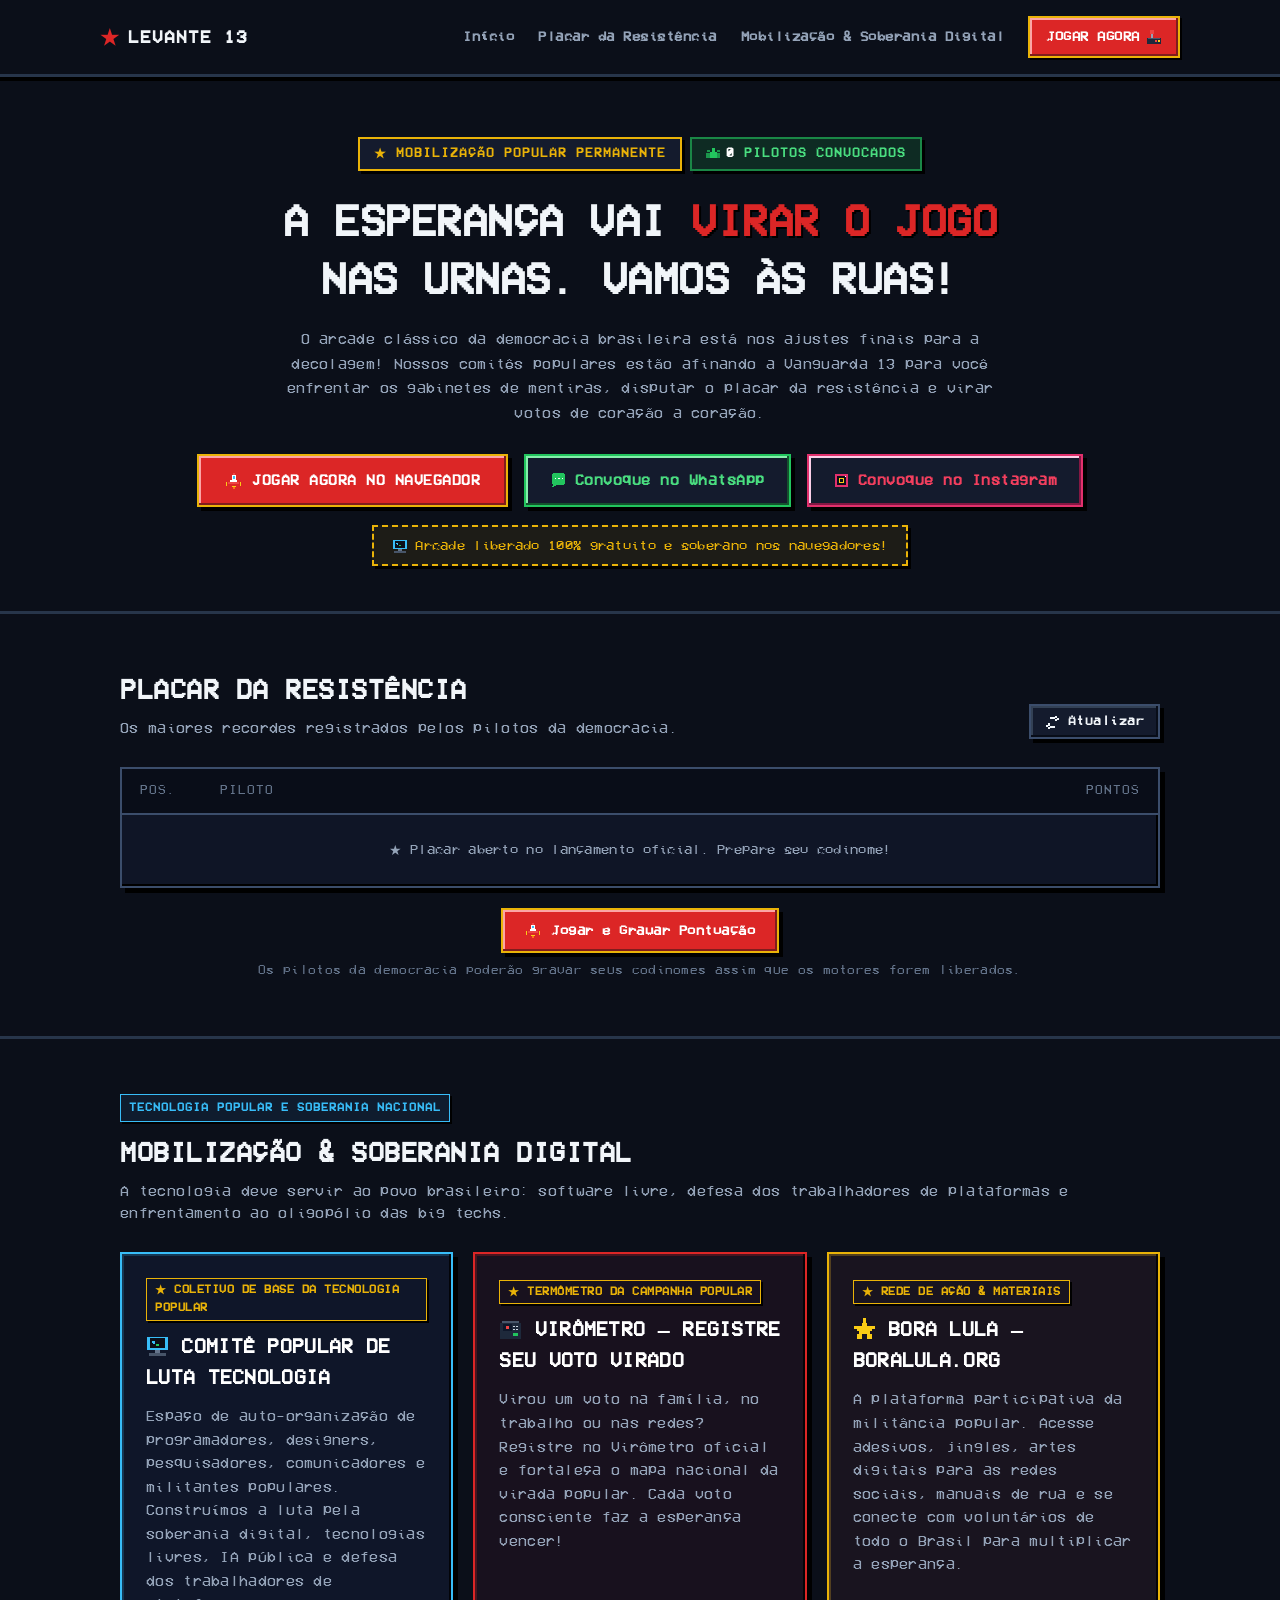
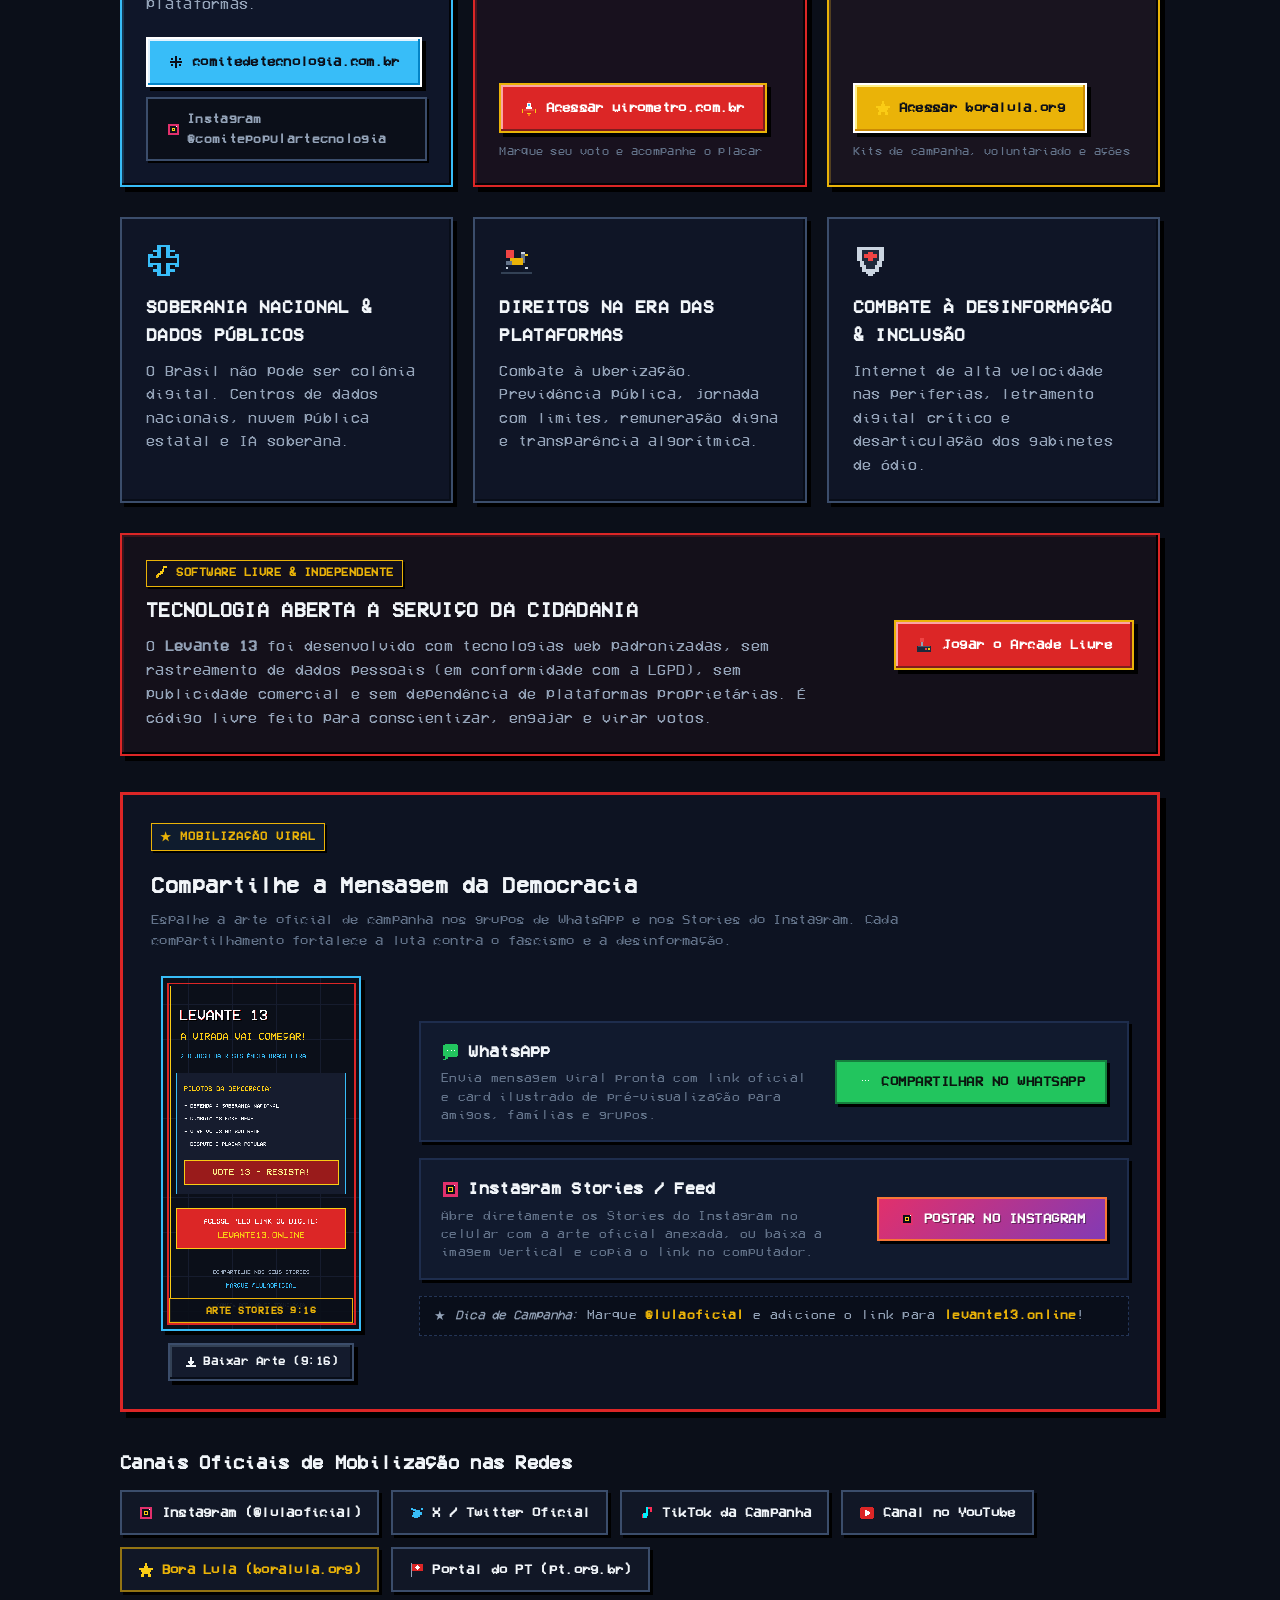
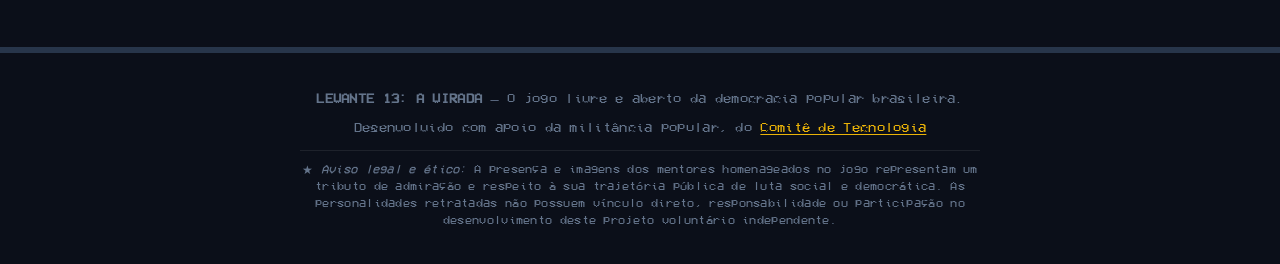
<file: deploy/home.html>
<!DOCTYPE html>
<html lang="pt-BR">

<head>
    <meta charset="UTF-8">
    <meta name="viewport" content="width=device-width, initial-scale=1.0">
    <title>Levante 13: A Virada — O Jogo da Democracia e da Resistência Popular</title>

    <meta name="description"
        content="O arcade clássico da democracia brasileira. Dispute recordes no placar da resistência e fortaleça a luta pela soberania digital e tecnológica do Brasil.">
    <meta name="keywords"
        content="Levante 13, Lula 2026, Reeleição, Democracia, Campanha, Jogo Retro, Comitê Popular Tecnologia, Soberania Digital, Virômetro">

    <!-- Open Graph / WhatsApp / Facebook Preview Card (1200x630) -->
    <meta property="og:type" content="website">
    <meta property="og:url" content="https://levante13.online/">
    <meta property="og:title" content="Levante 13: A Virada — A esperança vai virar o jogo!">
    <meta property="og:description" content="O arcade oficial da democracia popular brasileira. Convoque sua rede, dispute o placar e junte-se à luta pela soberania digital.">
    <meta property="og:image" content="https://levante13.online/assets/img/og-preview.png">
    <meta property="og:image:secure_url" content="https://levante13.online/assets/img/og-preview.png">
    <meta property="og:image:type" content="image/png">
    <meta property="og:image:width" content="1200">
    <meta property="og:image:height" content="630">
    <meta property="og:site_name" content="Levante 13: A Virada">

    <!-- Twitter Card -->
    <meta name="twitter:card" content="summary_large_image">
    <meta name="twitter:title" content="Levante 13: A Virada — A esperança vai virar o jogo!">
    <meta name="twitter:description" content="O arcade oficial da democracia brasileira. Jogue no celular ou PC e fortaleça a virada popular.">
    <meta name="twitter:image" content="https://levante13.online/assets/img/og-preview.png">

    <!-- SEO Canonical -->
    <link rel="canonical" href="https://levante13.online/">

    <!-- FONTE RETRÔ VCR OSD MONO (https://www.dafont.com/vcr-osd-mono.font) -->
    <link rel="preload" href="assets/fonts/vcr_osd_mono.ttf" as="font" type="font/ttf" crossorigin>
    <link rel="stylesheet" href="https://fonts.cdnfonts.com/css/vcr-osd-mono">
    <link rel="stylesheet" href="css/home.css?v=20261016_rev">

    <!-- Dados Estruturados Schema.org (Google Rich Results / SEO) -->
    <script type="application/ld+json">
    {
      "@context": "https://schema.org",
      "@graph": [
        {
          "@type": "WebSite",
          "@id": "https://levante13.online/#website",
          "url": "https://levante13.online/",
          "name": "Levante 13: A Virada",
          "description": "O arcade clássico da democracia brasileira. Jogo online gratuito de resistência popular e soberania digital.",
          "inLanguage": "pt-BR"
        },
        {
          "@type": "VideoGame",
          "@id": "https://levante13.online/#game",
          "name": "Levante 13: A Virada",
          "description": "Arcade espacial retrô da democracia brasileira. Enfrente as frotas do obscurantismo, dispute recordes e defenda as conquistas do povo brasileiro.",
          "url": "https://levante13.online/game.html",
          "image": "https://levante13.online/assets/img/og-preview.png",
          "genre": ["Arcade", "Retro", "Space Shooter", "Shoot 'em up"],
          "gamePlatform": ["Web Browser", "Mobile Browser", "Desktop"],
          "applicationCategory": "Game",
          "operatingSystem": "Any",
          "offers": {
            "@type": "Offer",
            "price": "0",
            "priceCurrency": "BRL"
          },
          "author": {
            "@type": "Organization",
            "name": "Comitê Popular de Luta Tecnologia"
          }
        }
      ]
    }
    </script>
</head>

<body>

    <!-- DEFINIÇÃO DOS ÍCONES PIXEL ART RETRÔ (SVG CRISP EDGES) -->
    <svg xmlns="http://www.w3.org/2000/svg" style="display: none;">
        <symbol id="px-joystick" viewBox="0 0 16 16">
            <rect x="4" y="1" width="4" height="4" fill="#ef4444" />
            <rect x="5" y="5" width="2" height="4" fill="#94a3b8" />
            <rect x="1" y="9" width="14" height="6" fill="#1e293b" />
            <rect x="2" y="9" width="12" height="1" fill="#475569" />
            <rect x="9" y="11" width="2" height="2" fill="#ef4444" />
            <rect x="12" y="11" width="2" height="2" fill="#facc15" />
        </symbol>

        <symbol id="px-nave" viewBox="0 0 16 16">
            <rect x="7" y="1" width="2" height="2" fill="#ef4444" />
            <rect x="6" y="3" width="4" height="4" fill="#ffffff" />
            <rect x="7" y="4" width="2" height="2" fill="#38bdf8" />
            <rect x="5" y="7" width="6" height="3" fill="#ffffff" />
            <rect x="3" y="9" width="10" height="2" fill="#ef4444" />
            <rect x="2" y="11" width="12" height="2" fill="#dc2626" />
            <rect x="1" y="9" width="1" height="4" fill="#facc15" />
            <rect x="14" y="9" width="1" height="4" fill="#facc15" />
            <rect x="6" y="13" width="4" height="1" fill="#facc15" />
            <rect x="7" y="14" width="2" height="2" fill="#f97316" />
        </symbol>

        <symbol id="px-zap" viewBox="0 0 16 16">
            <rect x="2" y="2" width="12" height="9" fill="#22c55e" />
            <rect x="3" y="1" width="10" height="11" fill="#22c55e" />
            <rect x="3" y="11" width="3" height="2" fill="#22c55e" />
            <rect x="2" y="13" width="2" height="1" fill="#22c55e" />
            <rect x="5" y="6" width="1" height="1" fill="#ffffff" />
            <rect x="8" y="6" width="1" height="1" fill="#ffffff" />
            <rect x="11" y="6" width="1" height="1" fill="#ffffff" />
        </symbol>

        <symbol id="px-timer" viewBox="0 0 16 16">
            <rect x="7" y="1" width="2" height="2" fill="#eab308" />
            <rect x="4" y="3" width="8" height="12" fill="#475569" />
            <rect x="3" y="4" width="10" height="10" fill="#475569" />
            <rect x="2" y="5" width="12" height="8" fill="#475569" />
            <rect x="4" y="5" width="8" height="8" fill="#0b0f19" />
            <rect x="5" y="4" width="6" height="10" fill="#0b0f19" />
            <rect x="7" y="6" width="2" height="3" fill="#eab308" />
            <rect x="7" y="8" width="3" height="2" fill="#eab308" />
        </symbol>

        <symbol id="px-refresh" viewBox="0 0 16 16">
            <rect x="5" y="2" width="6" height="2" fill="currentColor" />
            <rect x="11" y="4" width="2" height="3" fill="currentColor" />
            <rect x="13" y="3" width="2" height="2" fill="currentColor" />
            <rect x="11" y="1" width="2" height="2" fill="currentColor" />
            <rect x="5" y="12" width="6" height="2" fill="currentColor" />
            <rect x="3" y="9" width="2" height="3" fill="currentColor" />
            <rect x="1" y="11" width="2" height="2" fill="currentColor" />
            <rect x="3" y="13" width="2" height="2" fill="currentColor" />
        </symbol>

        <symbol id="px-trophy" viewBox="0 0 16 16">
            <rect x="3" y="2" width="10" height="2" fill="currentColor" />
            <rect x="4" y="4" width="8" height="4" fill="currentColor" />
            <rect x="5" y="8" width="6" height="2" fill="currentColor" />
            <rect x="2" y="3" width="1" height="4" fill="currentColor" />
            <rect x="13" y="3" width="1" height="4" fill="currentColor" />
            <rect x="7" y="10" width="2" height="3" fill="currentColor" />
            <rect x="4" y="13" width="8" height="2" fill="currentColor" />
            <rect x="7" y="5" width="2" height="2" fill="#ef4444" />
        </symbol>

        <symbol id="px-terminal" viewBox="0 0 16 16">
            <rect x="1" y="2" width="14" height="9" fill="#38bdf8" />
            <rect x="3" y="3" width="10" height="7" fill="#0b0f19" />
            <rect x="4" y="5" width="2" height="1" fill="#38bdf8" />
            <rect x="5" y="6" width="1" height="1" fill="#38bdf8" />
            <rect x="7" y="7" width="2" height="1" fill="#22c55e" />
            <rect x="6" y="11" width="4" height="2" fill="#64748b" />
            <rect x="2" y="13" width="12" height="2" fill="#475569" />
        </symbol>

        <symbol id="px-urna" viewBox="0 0 16 16">
            <rect x="1" y="4" width="14" height="11" fill="#1e293b" />
            <rect x="2" y="3" width="12" height="1" fill="#475569" />
            <rect x="3" y="5" width="6" height="5" fill="#0f172a" />
            <rect x="5" y="6" width="2" height="2" fill="#ef4444" />
            <rect x="10" y="6" width="1" height="1" fill="#cbd5e1" />
            <rect x="12" y="6" width="1" height="1" fill="#cbd5e1" />
            <rect x="10" y="8" width="1" height="1" fill="#cbd5e1" />
            <rect x="12" y="8" width="1" height="1" fill="#cbd5e1" />
            <rect x="10" y="11" width="3" height="2" fill="#22c55e" />
        </symbol>

        <symbol id="px-globe" viewBox="0 0 16 16">
            <rect x="5" y="1" width="6" height="14" fill="#38bdf8" />
            <rect x="3" y="3" width="10" height="10" fill="#38bdf8" />
            <rect x="1" y="5" width="14" height="6" fill="#38bdf8" />
            <rect x="7" y="2" width="2" height="12" fill="#0b0f19" />
            <rect x="2" y="7" width="12" height="2" fill="#0b0f19" />
            <rect x="3" y="4" width="2" height="2" fill="#0b0f19" />
            <rect x="11" y="4" width="2" height="2" fill="#0b0f19" />
            <rect x="3" y="10" width="2" height="2" fill="#0b0f19" />
            <rect x="11" y="10" width="2" height="2" fill="#0b0f19" />
        </symbol>

        <symbol id="px-moto" viewBox="0 0 16 16">
            <rect x="3" y="3" width="4" height="4" fill="#ef4444" />
            <rect x="10" y="4" width="2" height="1" fill="#cbd5e1" />
            <rect x="12" y="5" width="1" height="1" fill="#facc15" />
            <rect x="10" y="5" width="2" height="4" fill="#64748b" />
            <rect x="5" y="7" width="6" height="3" fill="#eab308" />
            <rect x="3" y="8" width="3" height="2" fill="#64748b" />
            <rect x="2" y="10" width="3" height="3" fill="#0f172a" />
            <rect x="3" y="11" width="1" height="1" fill="#cbd5e1" />
            <rect x="11" y="10" width="3" height="3" fill="#0f172a" />
            <rect x="12" y="11" width="1" height="1" fill="#cbd5e1" />
            <rect x="1" y="13" width="14" height="1" fill="#334155" />
        </symbol>

        <symbol id="px-shield" viewBox="0 0 16 16">
            <rect x="2" y="2" width="12" height="6" fill="#cbd5e1" />
            <rect x="3" y="8" width="10" height="3" fill="#cbd5e1" />
            <rect x="4" y="11" width="8" height="2" fill="#cbd5e1" />
            <rect x="6" y="13" width="4" height="1" fill="#cbd5e1" />
            <rect x="7" y="14" width="2" height="1" fill="#cbd5e1" />
            <rect x="4" y="3" width="8" height="5" fill="#1e293b" />
            <rect x="5" y="8" width="6" height="2" fill="#1e293b" />
            <rect x="6" y="10" width="4" height="2" fill="#1e293b" />
            <rect x="7" y="4" width="2" height="4" fill="#ef4444" />
            <rect x="5" y="5" width="6" height="2" fill="#ef4444" />
        </symbol>

        <symbol id="px-tool" viewBox="0 0 16 16">
            <rect x="9" y="1" width="5" height="5" fill="#facc15" />
            <rect x="11" y="3" width="3" height="3" fill="#0b0f19" />
            <rect x="8" y="5" width="3" height="3" fill="#facc15" />
            <rect x="6" y="7" width="3" height="3" fill="#facc15" />
            <rect x="4" y="9" width="3" height="3" fill="#facc15" />
            <rect x="2" y="11" width="3" height="3" fill="#facc15" />
            <rect x="1" y="12" width="3" height="3" fill="#eab308" />
        </symbol>

        <symbol id="px-insta" viewBox="0 0 16 16">
            <rect x="2" y="2" width="12" height="12" fill="#e1306c" />
            <rect x="4" y="4" width="8" height="8" fill="#0b0f19" />
            <rect x="6" y="6" width="4" height="4" fill="#facc15" />
            <rect x="7" y="7" width="2" height="2" fill="#0b0f19" />
            <rect x="11" y="4" width="1" height="1" fill="#ffffff" />
        </symbol>

        <symbol id="px-twitter" viewBox="0 0 16 16">
            <rect x="2" y="3" width="2" height="2" fill="#38bdf8" />
            <rect x="4" y="4" width="3" height="2" fill="#38bdf8" />
            <rect x="6" y="5" width="5" height="2" fill="#38bdf8" />
            <rect x="12" y="3" width="2" height="2" fill="#38bdf8" />
            <rect x="4" y="7" width="9" height="3" fill="#38bdf8" />
            <rect x="3" y="10" width="8" height="2" fill="#38bdf8" />
            <rect x="5" y="12" width="4" height="1" fill="#38bdf8" />
        </symbol>

        <symbol id="px-tiktok" viewBox="0 0 16 16">
            <rect x="8" y="2" width="2" height="9" fill="#00f2fe" />
            <rect x="10" y="2" width="4" height="2" fill="#fe2c55" />
            <rect x="12" y="4" width="2" height="3" fill="#fe2c55" />
            <rect x="4" y="9" width="5" height="4" fill="#fe2c55" />
            <rect x="5" y="8" width="4" height="5" fill="#00f2fe" />
        </symbol>

        <symbol id="px-youtube" viewBox="0 0 16 16">
            <rect x="1" y="3" width="14" height="10" fill="#dc2626" />
            <rect x="2" y="2" width="12" height="12" fill="#dc2626" />
            <rect x="6" y="5" width="2" height="6" fill="#ffffff" />
            <rect x="8" y="6" width="2" height="4" fill="#ffffff" />
            <rect x="10" y="7" width="1" height="2" fill="#ffffff" />
        </symbol>

        <symbol id="px-pt" viewBox="0 0 16 16">
            <rect x="2" y="1" width="1" height="14" fill="#94a3b8" />
            <rect x="3" y="2" width="11" height="7" fill="#dc2626" />
            <rect x="7" y="4" width="3" height="3" fill="#ffffff" />
            <rect x="6" y="5" width="5" height="1" fill="#ffffff" />
            <rect x="8" y="3" width="1" height="5" fill="#ffffff" />
        </symbol>

        <symbol id="px-estrela" viewBox="0 0 16 16">
            <rect x="7" y="1" width="2" height="3" fill="#facc15" />
            <rect x="6" y="4" width="4" height="2" fill="#facc15" />
            <rect x="1" y="6" width="14" height="2" fill="#facc15" />
            <rect x="3" y="8" width="10" height="2" fill="#facc15" />
            <rect x="4" y="10" width="8" height="2" fill="#facc15" />
            <rect x="3" y="12" width="3" height="3" fill="#facc15" />
            <rect x="10" y="12" width="3" height="3" fill="#facc15" />
        </symbol>

        <symbol id="px-download" viewBox="0 0 16 16">
            <rect x="7" y="2" width="2" height="7" fill="currentColor" />
            <rect x="5" y="7" width="6" height="2" fill="currentColor" />
            <rect x="6" y="9" width="4" height="1" fill="currentColor" />
            <rect x="7" y="10" width="2" height="1" fill="currentColor" />
            <rect x="2" y="12" width="12" height="2" fill="currentColor" />
        </symbol>

        <!-- Símbolo Pilotos Mobilizados / Usuários (Pixel Art) -->
        <symbol id="px-users" viewBox="0 0 16 16">
            <rect x="6" y="2" width="4" height="4" fill="currentColor" />
            <rect x="4" y="7" width="8" height="6" fill="currentColor" />
            <rect x="1" y="4" width="3" height="3" fill="currentColor" opacity="0.7" />
            <rect x="0" y="8" width="4" height="5" fill="currentColor" opacity="0.7" />
            <rect x="12" y="4" width="3" height="3" fill="currentColor" opacity="0.7" />
            <rect x="12" y="8" width="4" height="5" fill="currentColor" opacity="0.7" />
        </symbol>
    </svg>

    <!-- 1. CABEÇALHO SÓBRIO -->
    <header class="header">
        <div class="container header-inner">
            <a href="#inicio" class="logo">
                <span class="logo-estrela">★</span>
                <span>LEVANTE 13</span>
            </a>

            <nav class="nav">
                <a href="#inicio">Início</a>
                <a href="#placar" id="linkNavPlacar">Placar da Resistência</a>
                <a href="#soberania">Mobilização & Soberania Digital</a>
                <a href="game.html" class="btn-header" id="btnHeaderAcao">
                    JOGAR AGORA <svg class="px-icon"><use href="#px-joystick"></use></svg>
                </a>
            </nav>
        </div>
    </header>

    <main>
        <!-- 2. HERO PRINCIPAL (VERSÃO EM BREVE COM BOTÃO DESATIVADO) -->
        <section id="inicio" class="hero">
            <div class="container">
                <div style="display: flex; align-items: center; justify-content: center; gap: 8px; flex-wrap: wrap;">
                    <div class="hero-tag" id="heroBadgeStatus">
                        ★ HANGAR DA RESISTÊNCIA • DECOLAGEM EM BREVE
                    </div>
                    <div id="boxContadorPilotosHero" class="hero-tag" style="display: none; background: rgba(34, 197, 94, 0.15); border-color: rgba(34, 197, 94, 0.6); color: #4ade80;">
                        <svg class="px-icon" style="color: #22c55e;"><use href="#px-users"></use></svg>
                        <span><strong id="numContadorPilotosHero" style="color: #ffffff;">0</strong> PILOTOS CONVOCADOS</span>
                    </div>
                </div>

                <h1 class="hero-title">
                    A esperança vai <span>virar o jogo</span><br>
                    nas urnas. Vamos às ruas!
                </h1>

                <p class="hero-desc">
                    O arcade clássico da democracia brasileira está nos ajustes finais para a decolagem! Nossos comitês
                    populares estão afinando a Vanguarda 13 para você enfrentar os gabinetes de mentiras, disputar o
                    placar da resistência e virar votos de coração a coração.
                </p>

                <!-- Ações do Hero: Jogar Agora Liberado + Convocação no WhatsApp & Instagram -->
                <div class="hero-actions" id="heroAcoes">
                    <a href="game.html" class="btn-cta" id="btnHeroPrincipal">
                        <svg class="px-icon">
                            <use href="#px-nave"></use>
                        </svg> JOGAR AGORA NO NAVEGADOR
                    </a>
                    <a href="https://api.whatsapp.com/send?text=A%20esperan%C3%A7a%20vai%20virar%20o%20jogo!%20Conhe%C3%A7a%20e%20jogue%20Levante%2013%3A%20A%20Virada%20em%20https%3A%2F%2Flevante13.online"
                        target="_blank" rel="noopener noreferrer" class="btn-sec btn-zap" id="btnHeroSecundario">
                        <svg class="px-icon">
                            <use href="#px-zap"></use>
                        </svg> Convoque no WhatsApp
                    </a>
                    <button type="button" class="btn-sec btn-insta" id="btnHeroInsta" title="Compartilhar arte nos Stories do Instagram">
                        <svg class="px-icon">
                            <use href="#px-insta"></use>
                        </svg> Convoque no Instagram
                    </button>
                </div>

                <p class="hero-aviso-bloqueio">
                    <svg class="px-icon" style="color: var(--verde);">
                        <use href="#px-terminal"></use>
                    </svg> Arcade liberado 100% gratuito e soberano nos navegadores!
                </p>

                <!-- Box Informativo Atraente de Pré-Lançamento (Hangar Rebelde) -->
                <div id="boxModoEspera" class="status-box-espera">
                    <div class="em-breve-tag">
                        <svg class="px-icon">
                            <use href="#px-timer"></use>
                        </svg> FASE FINAL DE PREPARAÇÃO
                    </div>
                    <h3 class="em-breve-titulo">Prepare os controles: a decolagem está próxima!</h3>
                    <p class="em-breve-texto">
                        O <strong>Levante 13</strong> será liberado nos próximos dias para você jogar direto no
                        navegador — sem precisar baixar nada, sem cadastros e 100% livre.
                        Enquanto afinamos os motores da esperança, fortaleça a trincheira: registre no <strong>Virômetro</strong> a quantidade de votos que conseguiu virar
                        e acompanhe o <strong>Comitê de Tecnologia</strong>!
                    </p>

                    <div class="em-breve-rodape-aviso">
                        ★ 100% Web • Celular e Computador • Software Livre da Resistência
                    </div>
                </div>
            </div>
        </section>

        <!-- 3. PLACAR GLOBAL (LEADERBOARD DO SQLite) - Exibido apenas com o jogo publicado -->
        <section id="placar" class="secao" style="display: none;">
            <div class="container">
                <div class="secao-header"
                    style="display: flex; justify-content: space-between; align-items: flex-end; flex-wrap: wrap; gap: 12px;">
                    <div>
                        <h2 class="secao-titulo">Placar da Resistência</h2>
                        <p class="secao-sub">Os maiores recordes registrados pelos pilotos da democracia.</p>
                    </div>
                    <div style="display: flex; align-items: center; gap: 10px; flex-wrap: wrap;">
                        <div id="boxContadorPilotosPlacar" class="contador-pilotos-badge" style="display: none; align-items: center; gap: 6px; background: rgba(30, 41, 59, 0.85); border: 1px solid rgba(56, 189, 248, 0.4); padding: 6px 12px; font-size: 0.82rem; color: #38bdf8;">
                            <svg class="px-icon" style="color: var(--amarelo);"><use href="#px-users"></use></svg>
                            <span><strong id="numContadorPilotosPlacar" style="color: #ffffff;">0</strong> PILOTOS MOBILIZADOS</span>
                        </div>
                        <button id="btnAtualizarRanking" class="btn-sec" type="button"
                            style="padding: 8px 14px; font-size: 0.8rem; cursor: pointer;">
                            <svg class="px-icon">
                                <use href="#px-refresh"></use>
                            </svg> Atualizar
                        </button>
                    </div>
                </div>

                <div class="tabela-ranking">
                    <div class="tabela-header">
                        <div>Pos.</div>
                        <div>Piloto</div>
                        <div style="text-align: right;">Pontos</div>
                    </div>
                    <div id="corpoRanking" class="tabela-corpo">
                        <div style="padding: 24px; text-align: center; color: var(--texto-mutado); font-size: 0.9rem;">
                            ★ Placar aberto no lançamento oficial. Prepare seu codinome!
                        </div>
                    </div>
                </div>

                <div style="text-align: center; margin-top: 20px;">
                    <button type="button" class="btn-cta btn-desativado" id="btnPlacarAcao" disabled
                        style="font-size: 0.9rem; padding: 10px 22px;">
                        <svg class="px-icon">
                            <use href="#px-timer"></use>
                        </svg> Placar Aberto no Lançamento
                    </button>
                    <p style="font-size: 0.8rem; color: var(--texto-suave); margin-top: 8px;">
                        Os pilotos da democracia poderão gravar seus codinomes assim que os motores forem liberados.
                    </p>
                </div>
            </div>
        </section>

        <!-- 4. MOBILIZAÇÃO & SOBERANIA DIGITAL (REFORÇADA) -->
        <section id="soberania" class="secao">
            <div class="container">
                <div class="secao-header">
                    <span class="secao-tag-destaque">Tecnologia Popular e Soberania Nacional</span>
                    <h2 class="secao-titulo">Mobilização & Soberania Digital</h2>
                    <p class="secao-sub">A tecnologia deve servir ao povo brasileiro: software livre, defesa dos
                        trabalhadores de plataformas e enfrentamento ao oligopólio das big techs.</p>
                </div>

                <!-- CARDS DE DESTAQUE: COMITÊ DE TECNOLOGIA & VIRÔMETRO (VIRA VOTO) -->
                <div class="grid-tecnologia-comites">
                    <!-- CARD 1: Comitê Popular de Luta Tecnologia -->
                    <div class="card-comite">
                        <div class="card-comite-info">
                            <div class="comite-tag-oficial">★ Coletivo de Base da Tecnologia Popular</div>
                            <h3><svg class="px-icon">
                                    <use href="#px-terminal"></use>
                                </svg> Comitê Popular de Luta Tecnologia</h3>
                            <p class="comite-descricao">
                                Espaço de auto-organização de programadores, designers, pesquisadores, comunicadores e militantes
                                populares. Construímos a luta pela soberania digital, tecnologias livres, IA pública e
                                defesa dos trabalhadores de plataformas.
                            </p>
                        </div>
                        <div class="card-comite-acoes">
                            <a href="https://comitedetecnologia.com.br" target="_blank" rel="noopener noreferrer"
                                class="btn-comite">
                                <svg class="px-icon">
                                    <use href="#px-globe"></use>
                                </svg> comitedetecnologia.com.br
                            </a>
                            <a href="https://www.instagram.com/comitepopulartecnologia/" target="_blank"
                                rel="noopener noreferrer" class="btn-comite-sec">
                                <svg class="px-icon">
                                    <use href="#px-insta"></use>
                                </svg> Instagram @comitepopulartecnologia
                            </a>
                        </div>
                    </div>

                    <!-- CARD 2: Virômetro (Vira Voto Oficial) -->
                    <div class="card-comite card-virometro">
                        <div class="card-comite-info">
                            <div class="comite-tag-oficial tag-virometro">★ Termômetro da Campanha Popular</div>
                            <h3><svg class="px-icon">
                                    <use href="#px-urna"></use>
                                </svg> Virômetro — Registre seu Voto Virado</h3>
                            <p class="comite-descricao">
                                Virou um voto na família, no trabalho ou nas redes? Registre no Virômetro oficial e
                                fortaleça o mapa nacional da virada popular. Cada voto consciente faz a esperança
                                vencer!
                            </p>
                        </div>
                        <div class="card-comite-acoes">
                            <a href="https://virometro.com.br" target="_blank" rel="noopener noreferrer"
                                class="btn-virometro">
                                <svg class="px-icon">
                                    <use href="#px-nave"></use>
                                </svg> Acessar virometro.com.br
                            </a>
                            <span class="comite-link-sub">Marque seu voto e acompanhe o placar</span>
                        </div>
                    </div>

                    <!-- CARD 3: Bora Lula (Mobilização & Materiais Oficiais) -->
                    <div class="card-comite card-boralula">
                        <div class="card-comite-info">
                            <div class="comite-tag-oficial tag-boralula">★ Rede de Ação & Materiais</div>
                            <h3><svg class="px-icon">
                                    <use href="#px-estrela"></use>
                                </svg> Bora Lula — boralula.org</h3>
                            <p class="comite-descricao">
                                A plataforma participativa da militância popular. Acesse adesivos, jingles, artes
                                digitais para as redes sociais, manuais de rua e se conecte com voluntários de todo o
                                Brasil para multiplicar a esperança.
                            </p>
                        </div>
                        <div class="card-comite-acoes">
                            <a href="https://boralula.org" target="_blank" rel="noopener noreferrer"
                                class="btn-boralula">
                                <svg class="px-icon">
                                    <use href="#px-estrela"></use>
                                </svg> Acessar boralula.org
                            </a>
                            <span class="comite-link-sub">Kits de campanha, voluntariado e ações</span>
                        </div>
                    </div>
                </div>

                <!-- GRADE DOS 3 PILARES DA SOBERANIA DIGITAL -->
                <div class="grid-pilares">
                    <div class="card-pilar">
                        <div class="pilar-icone"><svg class="px-icon px-icon-lg">
                                <use href="#px-globe"></use>
                            </svg></div>
                        <h4 class="pilar-titulo">Soberania Nacional & Dados Públicos</h4>
                        <p class="pilar-texto">
                            O Brasil não pode ser colônia digital. Centros de dados nacionais, nuvem pública estatal e IA soberana.
                        </p>
                    </div>

                    <div class="card-pilar">
                        <div class="pilar-icone"><svg class="px-icon px-icon-lg">
                                <use href="#px-moto"></use>
                            </svg></div>
                        <h4 class="pilar-titulo">Direitos na Era das Plataformas</h4>
                        <p class="pilar-texto">
                            Combate à uberização. Previdência pública, jornada com limites, remuneração digna e transparência algorítmica.
                        </p>
                    </div>

                    <div class="card-pilar">
                        <div class="pilar-icone"><svg class="px-icon px-icon-lg">
                                <use href="#px-shield"></use>
                            </svg></div>
                        <h4 class="pilar-titulo">Combate à Desinformação & Inclusão</h4>
                        <p class="pilar-texto">
                            Internet de alta velocidade nas periferias, letramento digital crítico e desarticulação dos gabinetes de ódio.
                        </p>
                    </div>
                </div>

                <!-- BOX MANIFESTO DE TECNOLOGIA LIVRE DO JOGO -->
                <div class="box-manifesto">
                    <div class="manifesto-conteudo">
                        <span class="manifesto-tag"><svg class="px-icon">
                                <use href="#px-tool"></use>
                            </svg> Software Livre & Independente</span>
                        <h4 class="manifesto-titulo">Tecnologia Aberta a Serviço da Cidadania</h4>
                        <p class="manifesto-texto">
                            O <strong>Levante 13</strong> foi desenvolvido com tecnologias web padronizadas, sem
                            rastreamento de dados pessoais (em conformidade com a LGPD), sem publicidade comercial e sem
                            dependência de plataformas proprietárias. É código livre feito para conscientizar, engajar e
                            virar votos.
                        </p>
                    </div>
                    <button type="button" class="btn-cta btn-desativado" id="btnManifestoAcao" disabled
                        style="font-size: 0.88rem; padding: 12px 20px; white-space: nowrap;"
                        title="Motores em calibração! Lançamento oficial em breve.">
                        <svg class="px-icon">
                            <use href="#px-timer"></use>
                        </svg> Arcade Livre (Em Breve)
                    </button>
                </div>

                <!-- BOX ESPECIAL: COMPARTILHAR A VIRADA (WHATSAPP & INSTAGRAM) -->
                <div class="box-compartilhar-campanha" id="boxCompartilhar">
                    <div class="compartilhar-header">
                        <span class="secao-tag-destaque" style="color: var(--amarelo); border-color: var(--amarelo);">★ Mobilização Viral</span>
                        <h3 class="compartilhar-titulo">Compartilhe a Mensagem da Democracia</h3>
                        <p class="compartilhar-desc">
                            Espalhe a arte oficial de campanha nos grupos de WhatsApp e nos Stories do Instagram. Cada compartilhamento fortalece a luta contra o fascismo e a desinformação.
                        </p>
                    </div>

                    <div class="compartilhar-grid">
                        <!-- Preview da Arte Oficial -->
                        <div class="compartilhar-card-preview" style="max-width: 220px; width: 100%;">
                            <div class="preview-moldura" style="width: 200px; height: 355px; max-width: 200px; max-height: 355px; aspect-ratio: 9/16; position: relative; overflow: hidden;">
                                <img src="assets/img/card_story.png" alt="Card Oficial de Campanha - Levante 13" class="preview-img-story" id="previewStoryCard" loading="lazy" width="200" height="355" style="width: 100%; height: 100%; max-width: 200px; max-height: 355px; object-fit: cover; display: block;">
                                <div class="preview-overlay-tag">ARTE STORIES 9:16</div>
                            </div>
                            <div class="preview-actions">
                                <a href="assets/img/card_story.png" download="levante13_story.png" class="btn-sec btn-preview-baixar" id="btnBaixarCardStory">
                                    <svg class="px-icon"><use href="#px-download"></use></svg> Baixar Arte (9:16)
                                </a>
                            </div>
                        </div>

                        <!-- Botões de Ação Direta -->
                        <div class="compartilhar-opcoes">
                            <!-- Opção 1: WhatsApp Direto com Rich Card Preview -->
                            <div class="opcao-share-card">
                                <div class="opcao-share-info">
                                    <h4><svg class="px-icon" style="color: #22c55e;"><use href="#px-zap"></use></svg> WhatsApp</h4>
                                    <p>Envia mensagem viral pronta com link oficial e card ilustrado de pré-visualização para amigos, famílias e grupos.</p>
                                </div>
                                <button type="button" class="btn-share-acao btn-share-whatsapp" id="btnCompartilharZap">
                                    <svg class="px-icon"><use href="#px-zap"></use></svg> Compartilhar no WhatsApp
                                </button>
                            </div>

                            <!-- Opção 1: Instagram Stories via Web Share API ou Download Inteligente -->
                            <div class="opcao-share-card">
                                <div class="opcao-share-info">
                                    <h4><svg class="px-icon" style="color: #e1306c;"><use href="#px-insta"></use></svg> Instagram Stories / Feed</h4>
                                    <p>Abre diretamente os Stories do Instagram no celular com a arte oficial anexada, ou baixa a imagem vertical e copia o link no computador.</p>
                                </div>
                                <button type="button" class="btn-share-acao btn-share-instagram" id="btnCompartilharInsta">
                                    <svg class="px-icon"><use href="#px-insta"></use></svg> Postar no Instagram
                                </button>
                            </div>

                            <!-- Mini Dica de engajamento -->
                            <div class="opcao-share-dica">
                                ★ <em>Dica de Campanha:</em> Marque <strong>@lulaoficial</strong> e adicione o link para <strong>levante13.online</strong>!
                            </div>
                        </div>
                    </div>
                </div>

                <!-- REDES OFICIAIS DE MOBILIZAÇÃO POPULAR -->
                <div style="margin-top: 36px;">
                    <h3
                        style="font-family: var(--fonte-titulo); font-size: 1.2rem; margin-bottom: 12px; color: var(--texto);">
                        Canais Oficiais de Mobilização nas Redes
                    </h3>
                    <div class="redes-lista">
                        <a href="https://www.instagram.com/lulaoficial/" target="_blank" rel="noopener noreferrer"
                            class="rede-btn">
                            <svg class="px-icon">
                                <use href="#px-insta"></use>
                            </svg> Instagram (@lulaoficial)
                        </a>
                        <a href="https://twitter.com/LulaOficial" target="_blank" rel="noopener noreferrer"
                            class="rede-btn">
                            <svg class="px-icon">
                                <use href="#px-twitter"></use>
                            </svg> X / Twitter Oficial
                        </a>
                        <a href="https://www.tiktok.com/@lulaoficial" target="_blank" rel="noopener noreferrer"
                            class="rede-btn">
                            <svg class="px-icon">
                                <use href="#px-tiktok"></use>
                            </svg> TikTok da Campanha
                        </a>
                        <a href="https://www.youtube.com/@lulaoficial" target="_blank" rel="noopener noreferrer"
                            class="rede-btn">
                            <svg class="px-icon">
                                <use href="#px-youtube"></use>
                            </svg> Canal no YouTube
                        </a>
                        <a href="https://boralula.org" target="_blank" rel="noopener noreferrer"
                            class="rede-btn rede-btn-boralula">
                            <svg class="px-icon">
                                <use href="#px-estrela"></use>
                            </svg> Bora Lula (boralula.org)
                        </a>
                        <a href="https://pt.org.br" target="_blank" rel="noopener noreferrer" class="rede-btn">
                            <svg class="px-icon">
                                <use href="#px-pt"></use>
                            </svg> Portal do PT (pt.org.br)
                        </a>
                    </div>
                </div>
            </div>
        </section>
    </main>

    <!-- 5. RODAPÉ SÓBRIO -->
    <footer class="footer">
        <div class="container">
            <p style="margin-bottom: 8px;">
                <strong>LEVANTE 13: A VIRADA</strong> — O jogo livre e aberto da democracia popular brasileira.
            </p>
            <p style="margin-bottom: 8px;">
                Desenvolvido com apoio da militância popular, do <a href="https://comitedetecnologia.com.br"
                    target="_blank" rel="noopener noreferrer"
                    style="color: var(--amarelo); text-decoration: underline;">Comitê de Tecnologia</a>
            </p>
            <p style="font-size: 0.76rem; color: var(--texto-suave); max-width: 680px; margin: 12px auto 0 auto; line-height: 1.4; border-top: 1px solid rgba(255, 255, 255, 0.08); padding-top: 10px;">
                ★ <em>Aviso legal e ético:</em> A presença e imagens dos mentores homenageados no jogo representam um tributo de admiração e respeito à sua trajetória pública de luta social e democrática. As personalidades retratadas não possuem vínculo direto, responsabilidade ou participação no desenvolvimento deste projeto voluntário independente.
            </p>
        </div>
    </footer>

    <!-- Toast flutuante de feedback de cópia -->
    <div id="toast" class="toast">Aviso</div>

    <script src="js/home.js?v=20261016_rev"></script>
</body>

</html>
</file>
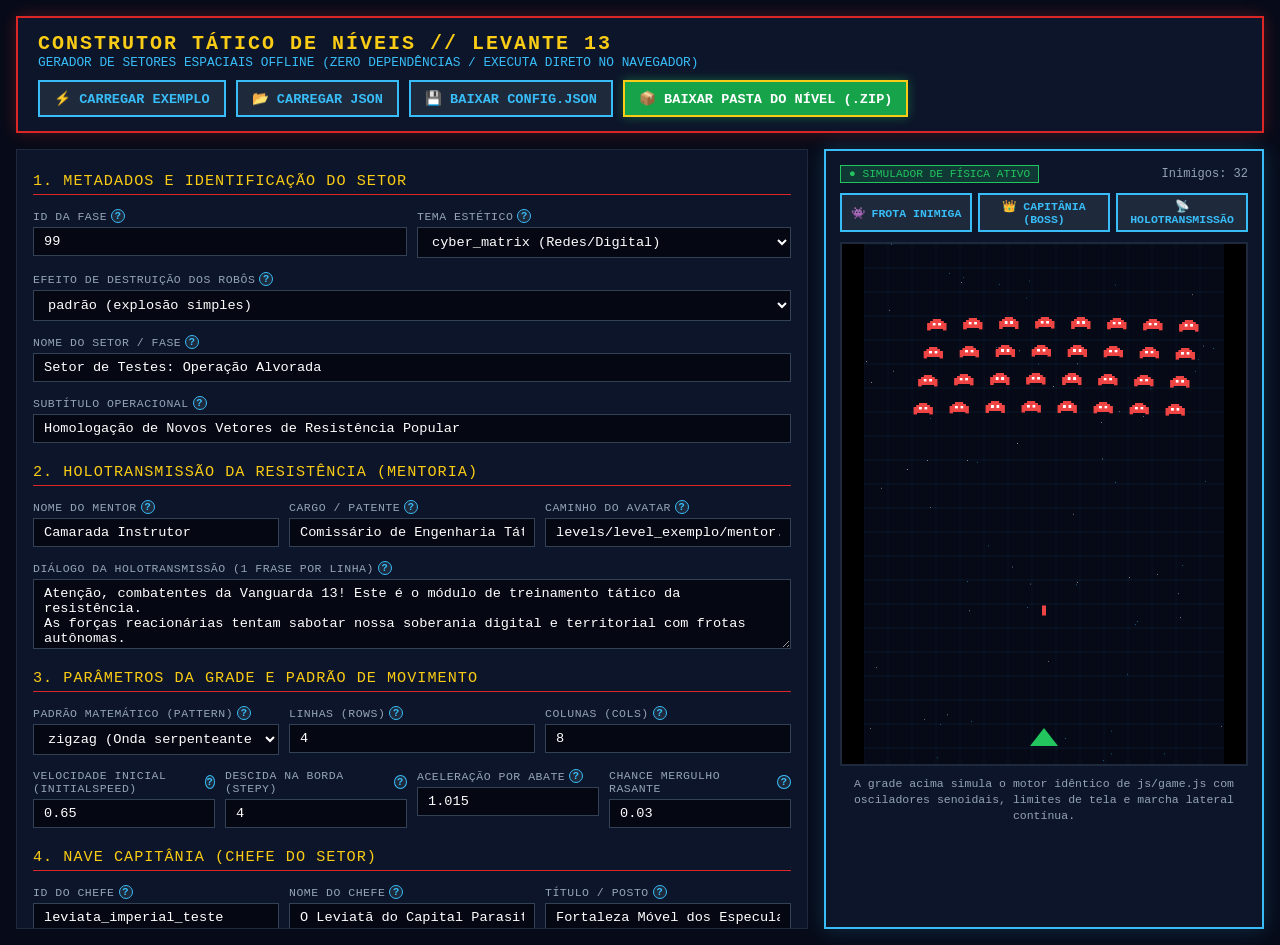
<file: docs_fases/CONSTRUTOR_LEVEL.html>
<!DOCTYPE html>
<html lang="pt-BR">
<head>
    <meta charset="UTF-8">
    <meta name="viewport" content="width=device-width, initial-scale=1.0">
    <title>CONSTRUTOR TÁTICO DE NÍVEIS — LEVANTE 13 (OFFLINE / ZERO-SERVER)</title>
    <style>
        :root {
            --vermelho-campanha: #dc2626;
            --dourado: #facc15;
            --ciano: #38bdf8;
            --verde: #22c55e;
            --fundo: #070b19;
            --card-bg: #0d152a;
            --borda: #1e293b;
            --texto: #f8fafc;
            --texto-mutado: #94a3b8;
            --fonte: 'Courier New', Courier, monospace;
        }

        * {
            box-sizing: border-box;
            margin: 0;
            padding: 0;
        }

        body {
            background-color: var(--fundo);
            color: var(--texto);
            font-family: var(--fonte);
            padding: 16px;
            display: flex;
            flex-direction: column;
            gap: 16px;
            min-height: 100vh;
        }

        header {
            background: var(--card-bg);
            border: 2px solid var(--vermelho-campanha);
            padding: 14px 20px;
            display: flex;
            justify-content: space-between;
            align-items: center;
            flex-wrap: wrap;
            gap: 10px;
            box-shadow: 0 0 15px rgba(220, 38, 38, 0.3);
        }

        h1 {
            font-size: 1.25rem;
            color: var(--dourado);
            letter-spacing: 2px;
            text-transform: uppercase;
        }

        .sub-header {
            font-size: 0.8rem;
            color: var(--ciano);
        }

        .acoes-topo {
            display: flex;
            gap: 10px;
        }

        button {
            background: var(--vermelho-campanha);
            color: #fff;
            border: 2px solid var(--dourado);
            padding: 8px 14px;
            font-family: var(--fonte);
            font-size: 0.85rem;
            font-weight: bold;
            cursor: pointer;
            text-transform: uppercase;
            transition: all 0.15s ease;
        }

        button:hover {
            background: #b91c1c;
            box-shadow: 0 0 10px var(--dourado);
        }

        button.btn-secundario {
            background: #1e293b;
            border-color: var(--ciano);
            color: var(--ciano);
        }

        button.btn-secundario:hover {
            background: #334155;
            box-shadow: 0 0 10px var(--ciano);
        }

        .layout-principal {
            display: grid;
            grid-template-columns: 1fr 440px;
            gap: 16px;
            flex: 1;
        }

        @media (max-width: 950px) {
            .layout-principal {
                grid-template-columns: 1fr;
            }
        }

        /* Painel Formulário */
        .painel-editor {
            background: var(--card-bg);
            border: 1px solid var(--borda);
            padding: 16px;
            display: flex;
            flex-direction: column;
            gap: 14px;
            max-height: calc(100vh - 120px);
            overflow-y: auto;
        }

        .secao-titulo {
            color: var(--dourado);
            border-bottom: 1px solid var(--vermelho-campanha);
            padding-bottom: 4px;
            font-size: 0.95rem;
            letter-spacing: 1px;
            margin-top: 6px;
        }

        .campo-grupo {
            display: grid;
            grid-template-columns: repeat(auto-fit, minmax(180px, 1fr));
            gap: 10px;
        }

        .campo {
            display: flex;
            flex-direction: column;
            gap: 4px;
        }

        label {
            font-size: 0.72rem;
            color: var(--texto-mutado);
            text-transform: uppercase;
            letter-spacing: 0.5px;
        }

        input, select, textarea {
            background: #050813;
            border: 1px solid #334155;
            color: #fff;
            padding: 6px 10px;
            font-family: var(--fonte);
            font-size: 0.85rem;
            border-radius: 0;
        }

        input:focus, select:focus, textarea:focus {
            outline: none;
            border-color: var(--ciano);
            box-shadow: 0 0 6px var(--ciano);
        }

        textarea {
            resize: vertical;
            min-height: 70px;
        }

        /* Simulador Canvas */
        .painel-simulador {
            background: var(--card-bg);
            border: 2px solid var(--ciano);
            padding: 14px;
            display: flex;
            flex-direction: column;
            align-items: center;
            gap: 10px;
            box-shadow: 0 0 20px rgba(56, 189, 248, 0.2);
        }

        .canvas-container {
            width: 100%;
            display: flex;
            justify-content: center;
            background: #000;
            border: 2px solid #1e293b;
        }

        canvas {
            display: block;
            background: #050813;
            width: 360px;
            height: 520px;
            image-rendering: pixelated;
        }

        .sim-controles {
            width: 100%;
            display: flex;
            justify-content: space-between;
            align-items: center;
            font-size: 0.75rem;
            color: var(--texto-mutado);
        }

        .badge-sim {
            background: rgba(34, 197, 94, 0.2);
            color: var(--verde);
            border: 1px solid var(--verde);
            padding: 2px 8px;
            font-size: 0.7rem;
        }

        /* Tooltip Flutuante Dinâmico ao Lado do Cursor */
        .tooltip-container {
            display: inline-flex;
            align-items: center;
            gap: 4px;
            cursor: help;
        }

        .tooltip-icone {
            display: inline-flex;
            justify-content: center;
            align-items: center;
            width: 14px;
            height: 14px;
            border-radius: 50%;
            background: #1e293b;
            color: var(--ciano);
            font-size: 0.65rem;
            font-weight: bold;
            border: 1px solid var(--ciano);
            user-select: none;
            transition: all 0.2s ease;
        }

        .tooltip-container:hover .tooltip-icone {
            background: var(--ciano);
            color: #050813;
            box-shadow: 0 0 8px var(--ciano);
        }

        .tooltip-texto {
            display: none;
        }

        #tooltipFlutuanteGlobal {
            position: fixed;
            display: none;
            z-index: 99999;
            max-width: 260px;
            background: rgba(10, 16, 35, 0.98);
            color: #f8fafc;
            border: 1px solid var(--dourado);
            border-radius: 5px;
            padding: 8px 12px;
            font-size: 0.75rem;
            line-height: 1.4;
            box-shadow: 0 4px 20px rgba(0, 0, 0, 0.85), 0 0 10px rgba(250, 204, 21, 0.35);
            pointer-events: none;
            text-transform: none;
            letter-spacing: 0px;
            word-break: normal;
        }

    </style>
</head>
<body>

    <header>
        <div>
            <h1>CONSTRUTOR TÁTICO DE NÍVEIS // LEVANTE 13</h1>
            <div class="sub-header">GERADOR DE SETORES ESPACIAIS OFFLINE (ZERO DEPENDÊNCIAS / EXECUTA DIRETO NO NAVEGADOR)</div>
        </div>
        <div class="acoes-topo">
            <input type="file" id="inputCarregarJson" accept=".json" style="display: none;">
            <button class="btn-secundario" onclick="carregarExemploPadrao()" title="Restaura os dados e imagens da Operação Alvorada">⚡ Carregar Exemplo</button>
            <button class="btn-secundario" onclick="document.getElementById('inputCarregarJson').click()">📂 Carregar JSON</button>
            <button class="btn-secundario" onclick="baixarConfigJson()">💾 Baixar config.json</button>
            <button onclick="baixarPacoteCompletoZip()" style="background: #16a34a; border-color: #facc15; box-shadow: 0 0 10px rgba(34, 197, 94, 0.4);">📦 Baixar Pasta do Nível (.ZIP)</button>
        </div>
    </header>

    <div class="layout-principal">
        <!-- PAINEL EDITOR -->
        <div class="painel-editor">
            
            <div class="secao-titulo">1. METADADOS E IDENTIFICAÇÃO DO SETOR</div>
            <div class="campo-grupo">
                <div class="campo">
                    <label class="tooltip-container">
                        <span>ID da Fase</span>
                        <span class="tooltip-icone">?</span>
                        <span class="tooltip-texto">Número sequencial único do nível (ex: 1 a 6 ou 99 para testes). Usado no nome da pasta e no registro do motor.</span>
                    </label>
                    <input type="number" id="faseId" value="99" min="1" max="99">
                </div>
                <div class="campo">
                    <label class="tooltip-container">
                        <span>Tema Estético</span>
                        <span class="tooltip-icone">?</span>
                        <span class="tooltip-texto">Define a ambientação narrativa da fase (ex: cyber_matrix, industrial_smog, toxic_waste, tyranny_citadel).</span>
                    </label>
                    <select id="faseTheme">
                        <option value="cyber_matrix" selected>cyber_matrix (Redes/Digital)</option>
                        <option value="industrial_smog">industrial_smog (Fábricas/Trabalho)</option>
                        <option value="toxic_waste">toxic_waste (Amazônia/Mineração)</option>
                        <option value="biohazard">biohazard (Saúde/Ciência)</option>
                        <option value="holy_inquisition">holy_inquisition (Fanatismo/Cruzada)</option>
                        <option value="tyranny_citadel">tyranny_citadel (Fortaleza Imperial)</option>
                    </select>
                </div>
            </div>
            <div class="campo">
                <label class="tooltip-container">
                    <span>Efeito de Destruição dos Robôs</span>
                    <span class="tooltip-icone">?</span>
                    <span class="tooltip-texto">Como os robôs da grade se desfazem ao serem abatidos (campo destructionEffect). Sem efeito, o jogo usa a explosão padrão.</span>
                </label>
                <select id="faseDestruicao">
                    <option value="">padrão (explosão simples)</option>
                    <option value="glitch">glitch — sinal digital caindo (fake news)</option>
                    <option value="papel">papel — tiras de contrato rasgado (trabalho)</option>
                    <option value="brasa">brasa — brasas que viram cinza (floresta)</option>
                    <option value="nevoa">névoa — névoa tóxica que se dissipa (saúde)</option>
                    <option value="fumaca">fumaça — chama que vira fumaça escura (intolerância)</option>
                    <option value="sucata">sucata — placas de metal e faíscas (golpismo)</option>
                </select>
            </div>
            <div class="campo">
                <label class="tooltip-container">
                    <span>Nome do Setor / Fase</span>
                    <span class="tooltip-icone">?</span>
                    <span class="tooltip-texto">Título principal da missão exibido nos banners de transição e no HUD do jogador.</span>
                </label>
                <input type="text" id="faseName" value="Setor de Testes: Operação Alvorada">
            </div>
            <div class="campo">
                <label class="tooltip-container">
                    <span>Subtítulo Operacional</span>
                    <span class="tooltip-icone">?</span>
                    <span class="tooltip-texto">Contexto ou objetivo da frente de batalha exibido logo abaixo do título do setor.</span>
                </label>
                <input type="text" id="faseSubtitle" value="Homologação de Novos Vetores de Resistência Popular">
            </div>

            <div class="secao-titulo">2. HOLOTRANSMISSÃO DA RESISTÊNCIA (MENTORIA)</div>
            <div class="campo-grupo">
                <div class="campo">
                    <label class="tooltip-container">
                        <span>Nome do Mentor</span>
                        <span class="tooltip-icone">?</span>
                        <span class="tooltip-texto">Nome do líder ou oficial da resistência popular que realiza a holotransmissão no início do setor.</span>
                    </label>
                    <input type="text" id="mentorNome" value="Camarada Instrutor">
                </div>
                <div class="campo">
                    <label class="tooltip-container">
                        <span>Cargo / Patente</span>
                        <span class="tooltip-icone">?</span>
                        <span class="tooltip-texto">Posto ou função de vanguarda do mentor (ex: Oficial de Contrainteligência, Comissário de Engenharia).</span>
                    </label>
                    <input type="text" id="mentorRole" value="Comissário de Engenharia Tática da Vanguarda">
                </div>
                <div class="campo">
                    <label class="tooltip-container">
                        <span>Caminho do Avatar</span>
                        <span class="tooltip-icone">?</span>
                        <span class="tooltip-texto">Caminho relativo do arquivo PNG da imagem do mentor (ex: levels/level_1/mentor.png).</span>
                    </label>
                    <input type="text" id="mentorAvatar" value="levels/level_exemplo/mentor.png">
                </div>
            </div>
            <div class="campo">
                <label class="tooltip-container">
                    <span>Diálogo da Holotransmissão (1 frase por linha)</span>
                    <span class="tooltip-icone">?</span>
                    <span class="tooltip-texto">Falas exibidas na caixa sci-fi central com teletipo. Cada linha no campo vira um balão sequencial clicável.</span>
                </label>
                <textarea id="mentorDialogo">Atenção, combatentes da Vanguarda 13! Este é o módulo de treinamento tático da resistência.
As forças reacionárias tentam sabotar nossa soberania digital e territorial com frotas autônomas.
Mantenham a formação, coletem as cápsulas de apoio popular e neutralizem o protótipo imperial!
A vitória depende da disciplina da nossa classe trabalhadora. Fogo sem trégua!</textarea>
            </div>

            <div class="secao-titulo">3. PARÂMETROS DA GRADE E PADRÃO DE MOVIMENTO</div>
            <div class="campo-grupo">
                <div class="campo">
                    <label class="tooltip-container">
                        <span>Padrão Matemático (pattern)</span>
                        <span class="tooltip-icone">?</span>
                        <span class="tooltip-texto">Fórmula cinemática da frota: classic (bloco rígido), zigzag (serpente), orbit (vórtices), advance_retreat (investida), pincer (pinça) ou chaos (misto).</span>
                    </label>
                    <select id="gridPattern" onchange="atualizarParametrosSimulador()">
                        <option value="classic">classic (Marcha clássica rígida)</option>
                        <option value="zigzag" selected>zigzag (Onda serpenteante fluida)</option>
                        <option value="orbit">orbit (Vórtices circulares planetários)</option>
                        <option value="advance_retreat">advance_retreat (Investida e recuo militar)</option>
                        <option value="pincer">pincer (Pinça de cerco convergente)</option>
                        <option value="chaos">chaos (Padrões mistos por fileira)</option>
                    </select>
                </div>
                <div class="campo">
                    <label class="tooltip-container">
                        <span>Linhas (rows)</span>
                        <span class="tooltip-icone">?</span>
                        <span class="tooltip-texto">Quantidade de fileiras horizontais de naves invasoras (normalmente de 2 a 6).</span>
                    </label>
                    <input type="number" id="gridRows" value="4" min="2" max="6" onchange="atualizarParametrosSimulador()">
                </div>
                <div class="campo">
                    <label class="tooltip-container">
                        <span>Colunas (cols)</span>
                        <span class="tooltip-icone">?</span>
                        <span class="tooltip-texto">Quantidade de naves por fileira (normalmente de 4 a 10). O produto rows x cols define o total de inimigos.</span>
                    </label>
                    <input type="number" id="gridCols" value="8" min="4" max="10" onchange="atualizarParametrosSimulador()">
                </div>
            </div>

            <div class="campo-grupo">
                <div class="campo">
                    <label class="tooltip-container">
                        <span>Velocidade Inicial (initialSpeed)</span>
                        <span class="tooltip-icone">?</span>
                        <span class="tooltip-texto">Velocidade horizontal base da marcha da grade em pixels por quadro (sugerido: 0.5 a 1.2).</span>
                    </label>
                    <input type="number" id="gridInitialSpeed" value="0.65" step="0.05" min="0.2" max="2.0" onchange="atualizarParametrosSimulador()">
                </div>
                <div class="campo">
                    <label class="tooltip-container">
                        <span>Descida na Borda (stepY)</span>
                        <span class="tooltip-icone">?</span>
                        <span class="tooltip-texto">Distância em pixels que a esquadra inimiga desce em direção à nave do jogador ao bater nas paredes laterais.</span>
                    </label>
                    <input type="number" id="gridStepY" value="4" step="1" min="1" max="15">
                </div>
                <div class="campo">
                    <label class="tooltip-container">
                        <span>Aceleração por Abate</span>
                        <span class="tooltip-icone">?</span>
                        <span class="tooltip-texto">Multiplicador de aceleração aplicado a cada inimigo destruído (efeito Space Invaders acelerando conforme a frota diminui).</span>
                    </label>
                    <input type="number" id="gridSpeedMult" value="1.015" step="0.001">
                </div>
                <div class="campo">
                    <label class="tooltip-container">
                        <span>Chance Mergulho Rasante</span>
                        <span class="tooltip-icone">?</span>
                        <span class="tooltip-texto">Probabilidade de naves isoladas quebrarem a formação e mergulharem diretamente sobre o jogador em ataque rasante.</span>
                    </label>
                    <input type="number" id="gridDiveChance" value="0.03" step="0.01">
                </div>
            </div>

            <div class="secao-titulo">4. NAVE CAPITÂNIA (CHEFE DO SETOR)</div>
            <div class="campo-grupo">
                <div class="campo">
                    <label class="tooltip-container">
                        <span>ID do Chefe</span>
                        <span class="tooltip-icone">?</span>
                        <span class="tooltip-texto">Identificador interno do chefe no código e relatórios de combate (ex: superbot_desinformacao).</span>
                    </label>
                    <input type="text" id="bossId" value="leviata_imperial_teste">
                </div>
                <div class="campo">
                    <label class="tooltip-container">
                        <span>Nome do Chefe</span>
                        <span class="tooltip-icone">?</span>
                        <span class="tooltip-texto">Nome pomposo da embarcação capitânia inimiga (ex: O Leviatã do Capital Parasitário).</span>
                    </label>
                    <input type="text" id="bossName" value="O Leviatã do Capital Parasitário">
                </div>
                <div class="campo">
                    <label class="tooltip-container">
                        <span>Título / Posto</span>
                        <span class="tooltip-icone">?</span>
                        <span class="tooltip-texto">Subtítulo ou patente da capitânia imperial exibido no banner de alerta de entrada do boss.</span>
                    </label>
                    <input type="text" id="bossTitle" value="Fortaleza Móvel dos Especuladores">
                </div>
            </div>
            <div class="campo-grupo">
                <div class="campo">
                    <label class="tooltip-container">
                        <span>Pontos de Vida (HP)</span>
                        <span class="tooltip-icone">?</span>
                        <span class="tooltip-texto">Resistência total do chefe. Ao atingir 50% de HP ele sempre ejeta uma cápsula de Power-Up para ajudar o jogador!</span>
                    </label>
                    <input type="number" id="bossHp" value="35" min="10" max="150">
                </div>
                <div class="campo">
                    <label class="tooltip-container">
                        <span>Pontos Concedidos</span>
                        <span class="tooltip-icone">?</span>
                        <span class="tooltip-texto">Pontos somados ao placar geral do jogador após destruir completamente a capitânia.</span>
                    </label>
                    <input type="number" id="bossPoints" value="2500" step="100">
                </div>
                <div class="campo">
                    <label class="tooltip-container">
                        <span>Padrão de Disparo (attackPattern)</span>
                        <span class="tooltip-icone">?</span>
                        <span class="tooltip-texto">Comportamento balístico: circular_spread (leque de 5), pincer_press (salvas duplas), spiral_slice (espiral), toxic_quad (4 agulhas), holy_cross (cruz) ou hydra (4 fases).</span>
                    </label>
                    <select id="bossPattern">
                        <option value="circular_spread" selected>circular_spread (Leque de 5 projéteis)</option>
                        <option value="pincer_press">pincer_press (Salvas duplas verticais rápidas)</option>
                        <option value="spiral_slice">spiral_slice (Espiral helicoidal de lâminas)</option>
                        <option value="toxic_quad">toxic_quad (Rajada de 4 agulhas ácidas)</option>
                        <option value="holy_cross">holy_cross (Rajada cruciforme expansiva)</option>
                        <option value="hydra_multi_stage">hydra_multi_stage (Chefe Final em 4 fases)</option>
                    </select>
                </div>
            </div>

            <div class="secao-titulo">5. PALETA CROMÁTICA DO SETOR</div>
            <div class="campo-grupo">
                <div class="campo">
                    <label class="tooltip-container">
                        <span>Cor Primária</span>
                        <span class="tooltip-icone">?</span>
                        <span class="tooltip-texto">Cor dominante do setor, usada nas naves invasoras secundárias, miras e partículas.</span>
                    </label>
                    <input type="color" id="corPrimaria" value="#38bdf8">
                </div>
                <div class="campo">
                    <label class="tooltip-container">
                        <span>Cor Secundária</span>
                        <span class="tooltip-icone">?</span>
                        <span class="tooltip-texto">Cor de contraste, aplicada na primeira fileira de invasores mais fortes e projéteis inimigos.</span>
                    </label>
                    <input type="color" id="corSecundaria" value="#ef4444">
                </div>
                <div class="campo">
                    <label class="tooltip-container">
                        <span>Cor de Fundo</span>
                        <span class="tooltip-icone">?</span>
                        <span class="tooltip-texto">Cor atmosférica do cosmos do setor quando a imagem bg.png possuir transparência ou carregar fallback.</span>
                    </label>
                    <input type="color" id="corFundo" value="#070b19">
                </div>
            </div>

                    <div class="secao-titulo" style="display: flex; justify-content: space-between; align-items: center;">
                <span>6. ARQUIVOS VISUAIS DO NÍVEL (SPRITES & BG)</span>
                <span style="font-size: 0.68rem; color: var(--ciano); font-weight: normal;">PNG ALPHA / REFLETE NO SIMULADOR</span>
            </div>
            <div style="display: grid; grid-template-columns: repeat(auto-fit, minmax(210px, 1fr)); gap: 10px;">
                <!-- BG -->
                <div style="background: #050813; border: 1px solid #1e293b; padding: 8px; display: flex; align-items: center; gap: 8px;">
                    <img id="previewImgBg" style="width: 44px; height: 44px; object-fit: cover; border: 1px solid var(--ciano); background: #000;">
                    <div style="flex: 1; display: flex; flex-direction: column; gap: 4px;">
                        <span style="font-size: 0.72rem; color: var(--dourado); font-weight: bold;">Fundo (bg.png)</span>
                        <input type="file" id="fileUploadBg" accept="image/*" style="display: none;" onchange="processarUploadAsset('bg', event)">
                        <button type="button" class="btn-secundario" style="padding: 3px 6px; font-size: 0.68rem;" onclick="document.getElementById('fileUploadBg').click()">Substituir BG</button>
                    </div>
                </div>

                <!-- ENEMY -->
                <div style="background: #050813; border: 1px solid #1e293b; padding: 8px; display: flex; align-items: center; gap: 8px;">
                    <img id="previewImgEnemy" style="width: 44px; height: 44px; object-fit: contain; border: 1px solid var(--ciano); background: #000; image-rendering: pixelated;">
                    <div style="flex: 1; display: flex; flex-direction: column; gap: 4px;">
                        <span style="font-size: 0.72rem; color: var(--dourado); font-weight: bold;">Invasores (enemy.png)</span>
                        <input type="file" id="fileUploadEnemy" accept="image/*" style="display: none;" onchange="processarUploadAsset('enemy', event)">
                        <button type="button" class="btn-secundario" style="padding: 3px 6px; font-size: 0.68rem;" onclick="document.getElementById('fileUploadEnemy').click()">Substituir Sprite</button>
                    </div>
                </div>

                <!-- BOSS -->
                <div style="background: #050813; border: 1px solid #1e293b; padding: 8px; display: flex; align-items: center; gap: 8px;">
                    <img id="previewImgBoss" style="width: 44px; height: 44px; object-fit: contain; border: 1px solid var(--ciano); background: #000; image-rendering: pixelated;">
                    <div style="flex: 1; display: flex; flex-direction: column; gap: 4px;">
                        <span style="font-size: 0.72rem; color: var(--dourado); font-weight: bold;">Capitânia (boss.png)</span>
                        <input type="file" id="fileUploadBoss" accept="image/*" style="display: none;" onchange="processarUploadAsset('boss', event)">
                        <button type="button" class="btn-secundario" style="padding: 3px 6px; font-size: 0.68rem;" onclick="document.getElementById('fileUploadBoss').click()">Substituir Boss</button>
                    </div>
                </div>

                <!-- MENTOR -->
                <div style="background: #050813; border: 1px solid #1e293b; padding: 8px; display: flex; align-items: center; gap: 8px;">
                    <img id="previewImgMentor" style="width: 44px; height: 44px; object-fit: cover; border: 1px solid var(--ciano); background: #000; image-rendering: pixelated;">
                    <div style="flex: 1; display: flex; flex-direction: column; gap: 4px;">
                        <span style="font-size: 0.72rem; color: var(--dourado); font-weight: bold;">Mentor (mentor.png)</span>
                        <input type="file" id="fileUploadMentor" accept="image/*" style="display: none;" onchange="processarUploadAsset('mentor', event)">
                        <button type="button" class="btn-secundario" style="padding: 3px 6px; font-size: 0.68rem;" onclick="document.getElementById('fileUploadMentor').click()">Substituir Mentor</button>
                    </div>
                </div>
            </div>

        </div>

        <!-- PAINEL SIMULADOR -->
        <div class="painel-simulador">
            <div class="sim-controles">
                <span class="badge-sim">● SIMULADOR DE FÍSICA ATIVO</span>
                <span id="labelContagemInimigos">Inimigos: 32</span>
            </div>
            <div style="display: flex; gap: 6px; width: 100%; justify-content: center;">
                <button type="button" id="btnModoGrade" class="btn-secundario" style="flex: 1; padding: 4px; font-size: 0.72rem;" onclick="alternarVisualizacao('grade')">👾 Frota Inimiga</button>
                <button type="button" id="btnModoChefe" class="btn-secundario" style="flex: 1; padding: 4px; font-size: 0.72rem;" onclick="alternarVisualizacao('chefe')">👑 Capitânia (Boss)</button>
                <button type="button" id="btnModoMentor" class="btn-secundario" style="flex: 1; padding: 4px; font-size: 0.72rem;" onclick="alternarVisualizacao('mentor')">📡 Holotransmissão</button>
            </div>
            <div class="canvas-container">
                <canvas id="simCanvas" width="360" height="520"></canvas>
            </div>
            <div style="font-size: 0.72rem; color: var(--texto-mutado); text-align: center; line-height: 1.4;">
                A grade acima simula o motor idêntico de <code>js/game.js</code> com osciladores senoidais, limites de tela e marcha lateral contínua.
            </div>
        </div>
    </div>

    <script>
/* JSZip Standalone Embutido */
/*!

JSZip v3.10.1 - A JavaScript class for generating and reading zip files
<http://stuartk.com/jszip>

(c) 2009-2016 Stuart Knightley <stuart [at] stuartk.com>
Dual licenced under the MIT license or GPLv3. See https://raw.github.com/Stuk/jszip/main/LICENSE.markdown.

JSZip uses the library pako released under the MIT license :
https://github.com/nodeca/pako/blob/main/LICENSE
*/

!function(e){if("object"==typeof exports&&"undefined"!=typeof module)module.exports=e();else if("function"==typeof define&&define.amd)define([],e);else{("undefined"!=typeof window?window:"undefined"!=typeof global?global:"undefined"!=typeof self?self:this).JSZip=e()}}(function(){return function s(a,o,h){function u(r,e){if(!o[r]){if(!a[r]){var t="function"==typeof require&&require;if(!e&&t)return t(r,!0);if(l)return l(r,!0);var n=new Error("Cannot find module '"+r+"'");throw n.code="MODULE_NOT_FOUND",n}var i=o[r]={exports:{}};a[r][0].call(i.exports,function(e){var t=a[r][1][e];return u(t||e)},i,i.exports,s,a,o,h)}return o[r].exports}for(var l="function"==typeof require&&require,e=0;e<h.length;e++)u(h[e]);return u}({1:[function(e,t,r){"use strict";var d=e("./utils"),c=e("./support"),p="ABCDEFGHIJKLMNOPQRSTUVWXYZabcdefghijklmnopqrstuvwxyz0123456789+/=";r.encode=function(e){for(var t,r,n,i,s,a,o,h=[],u=0,l=e.length,f=l,c="string"!==d.getTypeOf(e);u<e.length;)f=l-u,n=c?(t=e[u++],r=u<l?e[u++]:0,u<l?e[u++]:0):(t=e.charCodeAt(u++),r=u<l?e.charCodeAt(u++):0,u<l?e.charCodeAt(u++):0),i=t>>2,s=(3&t)<<4|r>>4,a=1<f?(15&r)<<2|n>>6:64,o=2<f?63&n:64,h.push(p.charAt(i)+p.charAt(s)+p.charAt(a)+p.charAt(o));return h.join("")},r.decode=function(e){var t,r,n,i,s,a,o=0,h=0,u="data:";if(e.substr(0,u.length)===u)throw new Error("Invalid base64 input, it looks like a data url.");var l,f=3*(e=e.replace(/[^A-Za-z0-9+/=]/g,"")).length/4;if(e.charAt(e.length-1)===p.charAt(64)&&f--,e.charAt(e.length-2)===p.charAt(64)&&f--,f%1!=0)throw new Error("Invalid base64 input, bad content length.");for(l=c.uint8array?new Uint8Array(0|f):new Array(0|f);o<e.length;)t=p.indexOf(e.charAt(o++))<<2|(i=p.indexOf(e.charAt(o++)))>>4,r=(15&i)<<4|(s=p.indexOf(e.charAt(o++)))>>2,n=(3&s)<<6|(a=p.indexOf(e.charAt(o++))),l[h++]=t,64!==s&&(l[h++]=r),64!==a&&(l[h++]=n);return l}},{"./support":30,"./utils":32}],2:[function(e,t,r){"use strict";var n=e("./external"),i=e("./stream/DataWorker"),s=e("./stream/Crc32Probe"),a=e("./stream/DataLengthProbe");function o(e,t,r,n,i){this.compressedSize=e,this.uncompressedSize=t,this.crc32=r,this.compression=n,this.compressedContent=i}o.prototype={getContentWorker:function(){var e=new i(n.Promise.resolve(this.compressedContent)).pipe(this.compression.uncompressWorker()).pipe(new a("data_length")),t=this;return e.on("end",function(){if(this.streamInfo.data_length!==t.uncompressedSize)throw new Error("Bug : uncompressed data size mismatch")}),e},getCompressedWorker:function(){return new i(n.Promise.resolve(this.compressedContent)).withStreamInfo("compressedSize",this.compressedSize).withStreamInfo("uncompressedSize",this.uncompressedSize).withStreamInfo("crc32",this.crc32).withStreamInfo("compression",this.compression)}},o.createWorkerFrom=function(e,t,r){return e.pipe(new s).pipe(new a("uncompressedSize")).pipe(t.compressWorker(r)).pipe(new a("compressedSize")).withStreamInfo("compression",t)},t.exports=o},{"./external":6,"./stream/Crc32Probe":25,"./stream/DataLengthProbe":26,"./stream/DataWorker":27}],3:[function(e,t,r){"use strict";var n=e("./stream/GenericWorker");r.STORE={magic:"\0\0",compressWorker:function(){return new n("STORE compression")},uncompressWorker:function(){return new n("STORE decompression")}},r.DEFLATE=e("./flate")},{"./flate":7,"./stream/GenericWorker":28}],4:[function(e,t,r){"use strict";var n=e("./utils");var o=function(){for(var e,t=[],r=0;r<256;r++){e=r;for(var n=0;n<8;n++)e=1&e?3988292384^e>>>1:e>>>1;t[r]=e}return t}();t.exports=function(e,t){return void 0!==e&&e.length?"string"!==n.getTypeOf(e)?function(e,t,r,n){var i=o,s=n+r;e^=-1;for(var a=n;a<s;a++)e=e>>>8^i[255&(e^t[a])];return-1^e}(0|t,e,e.length,0):function(e,t,r,n){var i=o,s=n+r;e^=-1;for(var a=n;a<s;a++)e=e>>>8^i[255&(e^t.charCodeAt(a))];return-1^e}(0|t,e,e.length,0):0}},{"./utils":32}],5:[function(e,t,r){"use strict";r.base64=!1,r.binary=!1,r.dir=!1,r.createFolders=!0,r.date=null,r.compression=null,r.compressionOptions=null,r.comment=null,r.unixPermissions=null,r.dosPermissions=null},{}],6:[function(e,t,r){"use strict";var n=null;n="undefined"!=typeof Promise?Promise:e("lie"),t.exports={Promise:n}},{lie:37}],7:[function(e,t,r){"use strict";var n="undefined"!=typeof Uint8Array&&"undefined"!=typeof Uint16Array&&"undefined"!=typeof Uint32Array,i=e("pako"),s=e("./utils"),a=e("./stream/GenericWorker"),o=n?"uint8array":"array";function h(e,t){a.call(this,"FlateWorker/"+e),this._pako=null,this._pakoAction=e,this._pakoOptions=t,this.meta={}}r.magic="\b\0",s.inherits(h,a),h.prototype.processChunk=function(e){this.meta=e.meta,null===this._pako&&this._createPako(),this._pako.push(s.transformTo(o,e.data),!1)},h.prototype.flush=function(){a.prototype.flush.call(this),null===this._pako&&this._createPako(),this._pako.push([],!0)},h.prototype.cleanUp=function(){a.prototype.cleanUp.call(this),this._pako=null},h.prototype._createPako=function(){this._pako=new i[this._pakoAction]({raw:!0,level:this._pakoOptions.level||-1});var t=this;this._pako.onData=function(e){t.push({data:e,meta:t.meta})}},r.compressWorker=function(e){return new h("Deflate",e)},r.uncompressWorker=function(){return new h("Inflate",{})}},{"./stream/GenericWorker":28,"./utils":32,pako:38}],8:[function(e,t,r){"use strict";function A(e,t){var r,n="";for(r=0;r<t;r++)n+=String.fromCharCode(255&e),e>>>=8;return n}function n(e,t,r,n,i,s){var a,o,h=e.file,u=e.compression,l=s!==O.utf8encode,f=I.transformTo("string",s(h.name)),c=I.transformTo("string",O.utf8encode(h.name)),d=h.comment,p=I.transformTo("string",s(d)),m=I.transformTo("string",O.utf8encode(d)),_=c.length!==h.name.length,g=m.length!==d.length,b="",v="",y="",w=h.dir,k=h.date,x={crc32:0,compressedSize:0,uncompressedSize:0};t&&!r||(x.crc32=e.crc32,x.compressedSize=e.compressedSize,x.uncompressedSize=e.uncompressedSize);var S=0;t&&(S|=8),l||!_&&!g||(S|=2048);var z=0,C=0;w&&(z|=16),"UNIX"===i?(C=798,z|=function(e,t){var r=e;return e||(r=t?16893:33204),(65535&r)<<16}(h.unixPermissions,w)):(C=20,z|=function(e){return 63&(e||0)}(h.dosPermissions)),a=k.getUTCHours(),a<<=6,a|=k.getUTCMinutes(),a<<=5,a|=k.getUTCSeconds()/2,o=k.getUTCFullYear()-1980,o<<=4,o|=k.getUTCMonth()+1,o<<=5,o|=k.getUTCDate(),_&&(v=A(1,1)+A(B(f),4)+c,b+="up"+A(v.length,2)+v),g&&(y=A(1,1)+A(B(p),4)+m,b+="uc"+A(y.length,2)+y);var E="";return E+="\n\0",E+=A(S,2),E+=u.magic,E+=A(a,2),E+=A(o,2),E+=A(x.crc32,4),E+=A(x.compressedSize,4),E+=A(x.uncompressedSize,4),E+=A(f.length,2),E+=A(b.length,2),{fileRecord:R.LOCAL_FILE_HEADER+E+f+b,dirRecord:R.CENTRAL_FILE_HEADER+A(C,2)+E+A(p.length,2)+"\0\0\0\0"+A(z,4)+A(n,4)+f+b+p}}var I=e("../utils"),i=e("../stream/GenericWorker"),O=e("../utf8"),B=e("../crc32"),R=e("../signature");function s(e,t,r,n){i.call(this,"ZipFileWorker"),this.bytesWritten=0,this.zipComment=t,this.zipPlatform=r,this.encodeFileName=n,this.streamFiles=e,this.accumulate=!1,this.contentBuffer=[],this.dirRecords=[],this.currentSourceOffset=0,this.entriesCount=0,this.currentFile=null,this._sources=[]}I.inherits(s,i),s.prototype.push=function(e){var t=e.meta.percent||0,r=this.entriesCount,n=this._sources.length;this.accumulate?this.contentBuffer.push(e):(this.bytesWritten+=e.data.length,i.prototype.push.call(this,{data:e.data,meta:{currentFile:this.currentFile,percent:r?(t+100*(r-n-1))/r:100}}))},s.prototype.openedSource=function(e){this.currentSourceOffset=this.bytesWritten,this.currentFile=e.file.name;var t=this.streamFiles&&!e.file.dir;if(t){var r=n(e,t,!1,this.currentSourceOffset,this.zipPlatform,this.encodeFileName);this.push({data:r.fileRecord,meta:{percent:0}})}else this.accumulate=!0},s.prototype.closedSource=function(e){this.accumulate=!1;var t=this.streamFiles&&!e.file.dir,r=n(e,t,!0,this.currentSourceOffset,this.zipPlatform,this.encodeFileName);if(this.dirRecords.push(r.dirRecord),t)this.push({data:function(e){return R.DATA_DESCRIPTOR+A(e.crc32,4)+A(e.compressedSize,4)+A(e.uncompressedSize,4)}(e),meta:{percent:100}});else for(this.push({data:r.fileRecord,meta:{percent:0}});this.contentBuffer.length;)this.push(this.contentBuffer.shift());this.currentFile=null},s.prototype.flush=function(){for(var e=this.bytesWritten,t=0;t<this.dirRecords.length;t++)this.push({data:this.dirRecords[t],meta:{percent:100}});var r=this.bytesWritten-e,n=function(e,t,r,n,i){var s=I.transformTo("string",i(n));return R.CENTRAL_DIRECTORY_END+"\0\0\0\0"+A(e,2)+A(e,2)+A(t,4)+A(r,4)+A(s.length,2)+s}(this.dirRecords.length,r,e,this.zipComment,this.encodeFileName);this.push({data:n,meta:{percent:100}})},s.prototype.prepareNextSource=function(){this.previous=this._sources.shift(),this.openedSource(this.previous.streamInfo),this.isPaused?this.previous.pause():this.previous.resume()},s.prototype.registerPrevious=function(e){this._sources.push(e);var t=this;return e.on("data",function(e){t.processChunk(e)}),e.on("end",function(){t.closedSource(t.previous.streamInfo),t._sources.length?t.prepareNextSource():t.end()}),e.on("error",function(e){t.error(e)}),this},s.prototype.resume=function(){return!!i.prototype.resume.call(this)&&(!this.previous&&this._sources.length?(this.prepareNextSource(),!0):this.previous||this._sources.length||this.generatedError?void 0:(this.end(),!0))},s.prototype.error=function(e){var t=this._sources;if(!i.prototype.error.call(this,e))return!1;for(var r=0;r<t.length;r++)try{t[r].error(e)}catch(e){}return!0},s.prototype.lock=function(){i.prototype.lock.call(this);for(var e=this._sources,t=0;t<e.length;t++)e[t].lock()},t.exports=s},{"../crc32":4,"../signature":23,"../stream/GenericWorker":28,"../utf8":31,"../utils":32}],9:[function(e,t,r){"use strict";var u=e("../compressions"),n=e("./ZipFileWorker");r.generateWorker=function(e,a,t){var o=new n(a.streamFiles,t,a.platform,a.encodeFileName),h=0;try{e.forEach(function(e,t){h++;var r=function(e,t){var r=e||t,n=u[r];if(!n)throw new Error(r+" is not a valid compression method !");return n}(t.options.compression,a.compression),n=t.options.compressionOptions||a.compressionOptions||{},i=t.dir,s=t.date;t._compressWorker(r,n).withStreamInfo("file",{name:e,dir:i,date:s,comment:t.comment||"",unixPermissions:t.unixPermissions,dosPermissions:t.dosPermissions}).pipe(o)}),o.entriesCount=h}catch(e){o.error(e)}return o}},{"../compressions":3,"./ZipFileWorker":8}],10:[function(e,t,r){"use strict";function n(){if(!(this instanceof n))return new n;if(arguments.length)throw new Error("The constructor with parameters has been removed in JSZip 3.0, please check the upgrade guide.");this.files=Object.create(null),this.comment=null,this.root="",this.clone=function(){var e=new n;for(var t in this)"function"!=typeof this[t]&&(e[t]=this[t]);return e}}(n.prototype=e("./object")).loadAsync=e("./load"),n.support=e("./support"),n.defaults=e("./defaults"),n.version="3.10.1",n.loadAsync=function(e,t){return(new n).loadAsync(e,t)},n.external=e("./external"),t.exports=n},{"./defaults":5,"./external":6,"./load":11,"./object":15,"./support":30}],11:[function(e,t,r){"use strict";var u=e("./utils"),i=e("./external"),n=e("./utf8"),s=e("./zipEntries"),a=e("./stream/Crc32Probe"),l=e("./nodejsUtils");function f(n){return new i.Promise(function(e,t){var r=n.decompressed.getContentWorker().pipe(new a);r.on("error",function(e){t(e)}).on("end",function(){r.streamInfo.crc32!==n.decompressed.crc32?t(new Error("Corrupted zip : CRC32 mismatch")):e()}).resume()})}t.exports=function(e,o){var h=this;return o=u.extend(o||{},{base64:!1,checkCRC32:!1,optimizedBinaryString:!1,createFolders:!1,decodeFileName:n.utf8decode}),l.isNode&&l.isStream(e)?i.Promise.reject(new Error("JSZip can't accept a stream when loading a zip file.")):u.prepareContent("the loaded zip file",e,!0,o.optimizedBinaryString,o.base64).then(function(e){var t=new s(o);return t.load(e),t}).then(function(e){var t=[i.Promise.resolve(e)],r=e.files;if(o.checkCRC32)for(var n=0;n<r.length;n++)t.push(f(r[n]));return i.Promise.all(t)}).then(function(e){for(var t=e.shift(),r=t.files,n=0;n<r.length;n++){var i=r[n],s=i.fileNameStr,a=u.resolve(i.fileNameStr);h.file(a,i.decompressed,{binary:!0,optimizedBinaryString:!0,date:i.date,dir:i.dir,comment:i.fileCommentStr.length?i.fileCommentStr:null,unixPermissions:i.unixPermissions,dosPermissions:i.dosPermissions,createFolders:o.createFolders}),i.dir||(h.file(a).unsafeOriginalName=s)}return t.zipComment.length&&(h.comment=t.zipComment),h})}},{"./external":6,"./nodejsUtils":14,"./stream/Crc32Probe":25,"./utf8":31,"./utils":32,"./zipEntries":33}],12:[function(e,t,r){"use strict";var n=e("../utils"),i=e("../stream/GenericWorker");function s(e,t){i.call(this,"Nodejs stream input adapter for "+e),this._upstreamEnded=!1,this._bindStream(t)}n.inherits(s,i),s.prototype._bindStream=function(e){var t=this;(this._stream=e).pause(),e.on("data",function(e){t.push({data:e,meta:{percent:0}})}).on("error",function(e){t.isPaused?this.generatedError=e:t.error(e)}).on("end",function(){t.isPaused?t._upstreamEnded=!0:t.end()})},s.prototype.pause=function(){return!!i.prototype.pause.call(this)&&(this._stream.pause(),!0)},s.prototype.resume=function(){return!!i.prototype.resume.call(this)&&(this._upstreamEnded?this.end():this._stream.resume(),!0)},t.exports=s},{"../stream/GenericWorker":28,"../utils":32}],13:[function(e,t,r){"use strict";var i=e("readable-stream").Readable;function n(e,t,r){i.call(this,t),this._helper=e;var n=this;e.on("data",function(e,t){n.push(e)||n._helper.pause(),r&&r(t)}).on("error",function(e){n.emit("error",e)}).on("end",function(){n.push(null)})}e("../utils").inherits(n,i),n.prototype._read=function(){this._helper.resume()},t.exports=n},{"../utils":32,"readable-stream":16}],14:[function(e,t,r){"use strict";t.exports={isNode:"undefined"!=typeof Buffer,newBufferFrom:function(e,t){if(Buffer.from&&Buffer.from!==Uint8Array.from)return Buffer.from(e,t);if("number"==typeof e)throw new Error('The "data" argument must not be a number');return new Buffer(e,t)},allocBuffer:function(e){if(Buffer.alloc)return Buffer.alloc(e);var t=new Buffer(e);return t.fill(0),t},isBuffer:function(e){return Buffer.isBuffer(e)},isStream:function(e){return e&&"function"==typeof e.on&&"function"==typeof e.pause&&"function"==typeof e.resume}}},{}],15:[function(e,t,r){"use strict";function s(e,t,r){var n,i=u.getTypeOf(t),s=u.extend(r||{},f);s.date=s.date||new Date,null!==s.compression&&(s.compression=s.compression.toUpperCase()),"string"==typeof s.unixPermissions&&(s.unixPermissions=parseInt(s.unixPermissions,8)),s.unixPermissions&&16384&s.unixPermissions&&(s.dir=!0),s.dosPermissions&&16&s.dosPermissions&&(s.dir=!0),s.dir&&(e=g(e)),s.createFolders&&(n=_(e))&&b.call(this,n,!0);var a="string"===i&&!1===s.binary&&!1===s.base64;r&&void 0!==r.binary||(s.binary=!a),(t instanceof c&&0===t.uncompressedSize||s.dir||!t||0===t.length)&&(s.base64=!1,s.binary=!0,t="",s.compression="STORE",i="string");var o=null;o=t instanceof c||t instanceof l?t:p.isNode&&p.isStream(t)?new m(e,t):u.prepareContent(e,t,s.binary,s.optimizedBinaryString,s.base64);var h=new d(e,o,s);this.files[e]=h}var i=e("./utf8"),u=e("./utils"),l=e("./stream/GenericWorker"),a=e("./stream/StreamHelper"),f=e("./defaults"),c=e("./compressedObject"),d=e("./zipObject"),o=e("./generate"),p=e("./nodejsUtils"),m=e("./nodejs/NodejsStreamInputAdapter"),_=function(e){"/"===e.slice(-1)&&(e=e.substring(0,e.length-1));var t=e.lastIndexOf("/");return 0<t?e.substring(0,t):""},g=function(e){return"/"!==e.slice(-1)&&(e+="/"),e},b=function(e,t){return t=void 0!==t?t:f.createFolders,e=g(e),this.files[e]||s.call(this,e,null,{dir:!0,createFolders:t}),this.files[e]};function h(e){return"[object RegExp]"===Object.prototype.toString.call(e)}var n={load:function(){throw new Error("This method has been removed in JSZip 3.0, please check the upgrade guide.")},forEach:function(e){var t,r,n;for(t in this.files)n=this.files[t],(r=t.slice(this.root.length,t.length))&&t.slice(0,this.root.length)===this.root&&e(r,n)},filter:function(r){var n=[];return this.forEach(function(e,t){r(e,t)&&n.push(t)}),n},file:function(e,t,r){if(1!==arguments.length)return e=this.root+e,s.call(this,e,t,r),this;if(h(e)){var n=e;return this.filter(function(e,t){return!t.dir&&n.test(e)})}var i=this.files[this.root+e];return i&&!i.dir?i:null},folder:function(r){if(!r)return this;if(h(r))return this.filter(function(e,t){return t.dir&&r.test(e)});var e=this.root+r,t=b.call(this,e),n=this.clone();return n.root=t.name,n},remove:function(r){r=this.root+r;var e=this.files[r];if(e||("/"!==r.slice(-1)&&(r+="/"),e=this.files[r]),e&&!e.dir)delete this.files[r];else for(var t=this.filter(function(e,t){return t.name.slice(0,r.length)===r}),n=0;n<t.length;n++)delete this.files[t[n].name];return this},generate:function(){throw new Error("This method has been removed in JSZip 3.0, please check the upgrade guide.")},generateInternalStream:function(e){var t,r={};try{if((r=u.extend(e||{},{streamFiles:!1,compression:"STORE",compressionOptions:null,type:"",platform:"DOS",comment:null,mimeType:"application/zip",encodeFileName:i.utf8encode})).type=r.type.toLowerCase(),r.compression=r.compression.toUpperCase(),"binarystring"===r.type&&(r.type="string"),!r.type)throw new Error("No output type specified.");u.checkSupport(r.type),"darwin"!==r.platform&&"freebsd"!==r.platform&&"linux"!==r.platform&&"sunos"!==r.platform||(r.platform="UNIX"),"win32"===r.platform&&(r.platform="DOS");var n=r.comment||this.comment||"";t=o.generateWorker(this,r,n)}catch(e){(t=new l("error")).error(e)}return new a(t,r.type||"string",r.mimeType)},generateAsync:function(e,t){return this.generateInternalStream(e).accumulate(t)},generateNodeStream:function(e,t){return(e=e||{}).type||(e.type="nodebuffer"),this.generateInternalStream(e).toNodejsStream(t)}};t.exports=n},{"./compressedObject":2,"./defaults":5,"./generate":9,"./nodejs/NodejsStreamInputAdapter":12,"./nodejsUtils":14,"./stream/GenericWorker":28,"./stream/StreamHelper":29,"./utf8":31,"./utils":32,"./zipObject":35}],16:[function(e,t,r){"use strict";t.exports=e("stream")},{stream:void 0}],17:[function(e,t,r){"use strict";var n=e("./DataReader");function i(e){n.call(this,e);for(var t=0;t<this.data.length;t++)e[t]=255&e[t]}e("../utils").inherits(i,n),i.prototype.byteAt=function(e){return this.data[this.zero+e]},i.prototype.lastIndexOfSignature=function(e){for(var t=e.charCodeAt(0),r=e.charCodeAt(1),n=e.charCodeAt(2),i=e.charCodeAt(3),s=this.length-4;0<=s;--s)if(this.data[s]===t&&this.data[s+1]===r&&this.data[s+2]===n&&this.data[s+3]===i)return s-this.zero;return-1},i.prototype.readAndCheckSignature=function(e){var t=e.charCodeAt(0),r=e.charCodeAt(1),n=e.charCodeAt(2),i=e.charCodeAt(3),s=this.readData(4);return t===s[0]&&r===s[1]&&n===s[2]&&i===s[3]},i.prototype.readData=function(e){if(this.checkOffset(e),0===e)return[];var t=this.data.slice(this.zero+this.index,this.zero+this.index+e);return this.index+=e,t},t.exports=i},{"../utils":32,"./DataReader":18}],18:[function(e,t,r){"use strict";var n=e("../utils");function i(e){this.data=e,this.length=e.length,this.index=0,this.zero=0}i.prototype={checkOffset:function(e){this.checkIndex(this.index+e)},checkIndex:function(e){if(this.length<this.zero+e||e<0)throw new Error("End of data reached (data length = "+this.length+", asked index = "+e+"). Corrupted zip ?")},setIndex:function(e){this.checkIndex(e),this.index=e},skip:function(e){this.setIndex(this.index+e)},byteAt:function(){},readInt:function(e){var t,r=0;for(this.checkOffset(e),t=this.index+e-1;t>=this.index;t--)r=(r<<8)+this.byteAt(t);return this.index+=e,r},readString:function(e){return n.transformTo("string",this.readData(e))},readData:function(){},lastIndexOfSignature:function(){},readAndCheckSignature:function(){},readDate:function(){var e=this.readInt(4);return new Date(Date.UTC(1980+(e>>25&127),(e>>21&15)-1,e>>16&31,e>>11&31,e>>5&63,(31&e)<<1))}},t.exports=i},{"../utils":32}],19:[function(e,t,r){"use strict";var n=e("./Uint8ArrayReader");function i(e){n.call(this,e)}e("../utils").inherits(i,n),i.prototype.readData=function(e){this.checkOffset(e);var t=this.data.slice(this.zero+this.index,this.zero+this.index+e);return this.index+=e,t},t.exports=i},{"../utils":32,"./Uint8ArrayReader":21}],20:[function(e,t,r){"use strict";var n=e("./DataReader");function i(e){n.call(this,e)}e("../utils").inherits(i,n),i.prototype.byteAt=function(e){return this.data.charCodeAt(this.zero+e)},i.prototype.lastIndexOfSignature=function(e){return this.data.lastIndexOf(e)-this.zero},i.prototype.readAndCheckSignature=function(e){return e===this.readData(4)},i.prototype.readData=function(e){this.checkOffset(e);var t=this.data.slice(this.zero+this.index,this.zero+this.index+e);return this.index+=e,t},t.exports=i},{"../utils":32,"./DataReader":18}],21:[function(e,t,r){"use strict";var n=e("./ArrayReader");function i(e){n.call(this,e)}e("../utils").inherits(i,n),i.prototype.readData=function(e){if(this.checkOffset(e),0===e)return new Uint8Array(0);var t=this.data.subarray(this.zero+this.index,this.zero+this.index+e);return this.index+=e,t},t.exports=i},{"../utils":32,"./ArrayReader":17}],22:[function(e,t,r){"use strict";var n=e("../utils"),i=e("../support"),s=e("./ArrayReader"),a=e("./StringReader"),o=e("./NodeBufferReader"),h=e("./Uint8ArrayReader");t.exports=function(e){var t=n.getTypeOf(e);return n.checkSupport(t),"string"!==t||i.uint8array?"nodebuffer"===t?new o(e):i.uint8array?new h(n.transformTo("uint8array",e)):new s(n.transformTo("array",e)):new a(e)}},{"../support":30,"../utils":32,"./ArrayReader":17,"./NodeBufferReader":19,"./StringReader":20,"./Uint8ArrayReader":21}],23:[function(e,t,r){"use strict";r.LOCAL_FILE_HEADER="PK",r.CENTRAL_FILE_HEADER="PK",r.CENTRAL_DIRECTORY_END="PK",r.ZIP64_CENTRAL_DIRECTORY_LOCATOR="PK",r.ZIP64_CENTRAL_DIRECTORY_END="PK",r.DATA_DESCRIPTOR="PK\b"},{}],24:[function(e,t,r){"use strict";var n=e("./GenericWorker"),i=e("../utils");function s(e){n.call(this,"ConvertWorker to "+e),this.destType=e}i.inherits(s,n),s.prototype.processChunk=function(e){this.push({data:i.transformTo(this.destType,e.data),meta:e.meta})},t.exports=s},{"../utils":32,"./GenericWorker":28}],25:[function(e,t,r){"use strict";var n=e("./GenericWorker"),i=e("../crc32");function s(){n.call(this,"Crc32Probe"),this.withStreamInfo("crc32",0)}e("../utils").inherits(s,n),s.prototype.processChunk=function(e){this.streamInfo.crc32=i(e.data,this.streamInfo.crc32||0),this.push(e)},t.exports=s},{"../crc32":4,"../utils":32,"./GenericWorker":28}],26:[function(e,t,r){"use strict";var n=e("../utils"),i=e("./GenericWorker");function s(e){i.call(this,"DataLengthProbe for "+e),this.propName=e,this.withStreamInfo(e,0)}n.inherits(s,i),s.prototype.processChunk=function(e){if(e){var t=this.streamInfo[this.propName]||0;this.streamInfo[this.propName]=t+e.data.length}i.prototype.processChunk.call(this,e)},t.exports=s},{"../utils":32,"./GenericWorker":28}],27:[function(e,t,r){"use strict";var n=e("../utils"),i=e("./GenericWorker");function s(e){i.call(this,"DataWorker");var t=this;this.dataIsReady=!1,this.index=0,this.max=0,this.data=null,this.type="",this._tickScheduled=!1,e.then(function(e){t.dataIsReady=!0,t.data=e,t.max=e&&e.length||0,t.type=n.getTypeOf(e),t.isPaused||t._tickAndRepeat()},function(e){t.error(e)})}n.inherits(s,i),s.prototype.cleanUp=function(){i.prototype.cleanUp.call(this),this.data=null},s.prototype.resume=function(){return!!i.prototype.resume.call(this)&&(!this._tickScheduled&&this.dataIsReady&&(this._tickScheduled=!0,n.delay(this._tickAndRepeat,[],this)),!0)},s.prototype._tickAndRepeat=function(){this._tickScheduled=!1,this.isPaused||this.isFinished||(this._tick(),this.isFinished||(n.delay(this._tickAndRepeat,[],this),this._tickScheduled=!0))},s.prototype._tick=function(){if(this.isPaused||this.isFinished)return!1;var e=null,t=Math.min(this.max,this.index+16384);if(this.index>=this.max)return this.end();switch(this.type){case"string":e=this.data.substring(this.index,t);break;case"uint8array":e=this.data.subarray(this.index,t);break;case"array":case"nodebuffer":e=this.data.slice(this.index,t)}return this.index=t,this.push({data:e,meta:{percent:this.max?this.index/this.max*100:0}})},t.exports=s},{"../utils":32,"./GenericWorker":28}],28:[function(e,t,r){"use strict";function n(e){this.name=e||"default",this.streamInfo={},this.generatedError=null,this.extraStreamInfo={},this.isPaused=!0,this.isFinished=!1,this.isLocked=!1,this._listeners={data:[],end:[],error:[]},this.previous=null}n.prototype={push:function(e){this.emit("data",e)},end:function(){if(this.isFinished)return!1;this.flush();try{this.emit("end"),this.cleanUp(),this.isFinished=!0}catch(e){this.emit("error",e)}return!0},error:function(e){return!this.isFinished&&(this.isPaused?this.generatedError=e:(this.isFinished=!0,this.emit("error",e),this.previous&&this.previous.error(e),this.cleanUp()),!0)},on:function(e,t){return this._listeners[e].push(t),this},cleanUp:function(){this.streamInfo=this.generatedError=this.extraStreamInfo=null,this._listeners=[]},emit:function(e,t){if(this._listeners[e])for(var r=0;r<this._listeners[e].length;r++)this._listeners[e][r].call(this,t)},pipe:function(e){return e.registerPrevious(this)},registerPrevious:function(e){if(this.isLocked)throw new Error("The stream '"+this+"' has already been used.");this.streamInfo=e.streamInfo,this.mergeStreamInfo(),this.previous=e;var t=this;return e.on("data",function(e){t.processChunk(e)}),e.on("end",function(){t.end()}),e.on("error",function(e){t.error(e)}),this},pause:function(){return!this.isPaused&&!this.isFinished&&(this.isPaused=!0,this.previous&&this.previous.pause(),!0)},resume:function(){if(!this.isPaused||this.isFinished)return!1;var e=this.isPaused=!1;return this.generatedError&&(this.error(this.generatedError),e=!0),this.previous&&this.previous.resume(),!e},flush:function(){},processChunk:function(e){this.push(e)},withStreamInfo:function(e,t){return this.extraStreamInfo[e]=t,this.mergeStreamInfo(),this},mergeStreamInfo:function(){for(var e in this.extraStreamInfo)Object.prototype.hasOwnProperty.call(this.extraStreamInfo,e)&&(this.streamInfo[e]=this.extraStreamInfo[e])},lock:function(){if(this.isLocked)throw new Error("The stream '"+this+"' has already been used.");this.isLocked=!0,this.previous&&this.previous.lock()},toString:function(){var e="Worker "+this.name;return this.previous?this.previous+" -> "+e:e}},t.exports=n},{}],29:[function(e,t,r){"use strict";var h=e("../utils"),i=e("./ConvertWorker"),s=e("./GenericWorker"),u=e("../base64"),n=e("../support"),a=e("../external"),o=null;if(n.nodestream)try{o=e("../nodejs/NodejsStreamOutputAdapter")}catch(e){}function l(e,o){return new a.Promise(function(t,r){var n=[],i=e._internalType,s=e._outputType,a=e._mimeType;e.on("data",function(e,t){n.push(e),o&&o(t)}).on("error",function(e){n=[],r(e)}).on("end",function(){try{var e=function(e,t,r){switch(e){case"blob":return h.newBlob(h.transformTo("arraybuffer",t),r);case"base64":return u.encode(t);default:return h.transformTo(e,t)}}(s,function(e,t){var r,n=0,i=null,s=0;for(r=0;r<t.length;r++)s+=t[r].length;switch(e){case"string":return t.join("");case"array":return Array.prototype.concat.apply([],t);case"uint8array":for(i=new Uint8Array(s),r=0;r<t.length;r++)i.set(t[r],n),n+=t[r].length;return i;case"nodebuffer":return Buffer.concat(t);default:throw new Error("concat : unsupported type '"+e+"'")}}(i,n),a);t(e)}catch(e){r(e)}n=[]}).resume()})}function f(e,t,r){var n=t;switch(t){case"blob":case"arraybuffer":n="uint8array";break;case"base64":n="string"}try{this._internalType=n,this._outputType=t,this._mimeType=r,h.checkSupport(n),this._worker=e.pipe(new i(n)),e.lock()}catch(e){this._worker=new s("error"),this._worker.error(e)}}f.prototype={accumulate:function(e){return l(this,e)},on:function(e,t){var r=this;return"data"===e?this._worker.on(e,function(e){t.call(r,e.data,e.meta)}):this._worker.on(e,function(){h.delay(t,arguments,r)}),this},resume:function(){return h.delay(this._worker.resume,[],this._worker),this},pause:function(){return this._worker.pause(),this},toNodejsStream:function(e){if(h.checkSupport("nodestream"),"nodebuffer"!==this._outputType)throw new Error(this._outputType+" is not supported by this method");return new o(this,{objectMode:"nodebuffer"!==this._outputType},e)}},t.exports=f},{"../base64":1,"../external":6,"../nodejs/NodejsStreamOutputAdapter":13,"../support":30,"../utils":32,"./ConvertWorker":24,"./GenericWorker":28}],30:[function(e,t,r){"use strict";if(r.base64=!0,r.array=!0,r.string=!0,r.arraybuffer="undefined"!=typeof ArrayBuffer&&"undefined"!=typeof Uint8Array,r.nodebuffer="undefined"!=typeof Buffer,r.uint8array="undefined"!=typeof Uint8Array,"undefined"==typeof ArrayBuffer)r.blob=!1;else{var n=new ArrayBuffer(0);try{r.blob=0===new Blob([n],{type:"application/zip"}).size}catch(e){try{var i=new(self.BlobBuilder||self.WebKitBlobBuilder||self.MozBlobBuilder||self.MSBlobBuilder);i.append(n),r.blob=0===i.getBlob("application/zip").size}catch(e){r.blob=!1}}}try{r.nodestream=!!e("readable-stream").Readable}catch(e){r.nodestream=!1}},{"readable-stream":16}],31:[function(e,t,s){"use strict";for(var o=e("./utils"),h=e("./support"),r=e("./nodejsUtils"),n=e("./stream/GenericWorker"),u=new Array(256),i=0;i<256;i++)u[i]=252<=i?6:248<=i?5:240<=i?4:224<=i?3:192<=i?2:1;u[254]=u[254]=1;function a(){n.call(this,"utf-8 decode"),this.leftOver=null}function l(){n.call(this,"utf-8 encode")}s.utf8encode=function(e){return h.nodebuffer?r.newBufferFrom(e,"utf-8"):function(e){var t,r,n,i,s,a=e.length,o=0;for(i=0;i<a;i++)55296==(64512&(r=e.charCodeAt(i)))&&i+1<a&&56320==(64512&(n=e.charCodeAt(i+1)))&&(r=65536+(r-55296<<10)+(n-56320),i++),o+=r<128?1:r<2048?2:r<65536?3:4;for(t=h.uint8array?new Uint8Array(o):new Array(o),i=s=0;s<o;i++)55296==(64512&(r=e.charCodeAt(i)))&&i+1<a&&56320==(64512&(n=e.charCodeAt(i+1)))&&(r=65536+(r-55296<<10)+(n-56320),i++),r<128?t[s++]=r:(r<2048?t[s++]=192|r>>>6:(r<65536?t[s++]=224|r>>>12:(t[s++]=240|r>>>18,t[s++]=128|r>>>12&63),t[s++]=128|r>>>6&63),t[s++]=128|63&r);return t}(e)},s.utf8decode=function(e){return h.nodebuffer?o.transformTo("nodebuffer",e).toString("utf-8"):function(e){var t,r,n,i,s=e.length,a=new Array(2*s);for(t=r=0;t<s;)if((n=e[t++])<128)a[r++]=n;else if(4<(i=u[n]))a[r++]=65533,t+=i-1;else{for(n&=2===i?31:3===i?15:7;1<i&&t<s;)n=n<<6|63&e[t++],i--;1<i?a[r++]=65533:n<65536?a[r++]=n:(n-=65536,a[r++]=55296|n>>10&1023,a[r++]=56320|1023&n)}return a.length!==r&&(a.subarray?a=a.subarray(0,r):a.length=r),o.applyFromCharCode(a)}(e=o.transformTo(h.uint8array?"uint8array":"array",e))},o.inherits(a,n),a.prototype.processChunk=function(e){var t=o.transformTo(h.uint8array?"uint8array":"array",e.data);if(this.leftOver&&this.leftOver.length){if(h.uint8array){var r=t;(t=new Uint8Array(r.length+this.leftOver.length)).set(this.leftOver,0),t.set(r,this.leftOver.length)}else t=this.leftOver.concat(t);this.leftOver=null}var n=function(e,t){var r;for((t=t||e.length)>e.length&&(t=e.length),r=t-1;0<=r&&128==(192&e[r]);)r--;return r<0?t:0===r?t:r+u[e[r]]>t?r:t}(t),i=t;n!==t.length&&(h.uint8array?(i=t.subarray(0,n),this.leftOver=t.subarray(n,t.length)):(i=t.slice(0,n),this.leftOver=t.slice(n,t.length))),this.push({data:s.utf8decode(i),meta:e.meta})},a.prototype.flush=function(){this.leftOver&&this.leftOver.length&&(this.push({data:s.utf8decode(this.leftOver),meta:{}}),this.leftOver=null)},s.Utf8DecodeWorker=a,o.inherits(l,n),l.prototype.processChunk=function(e){this.push({data:s.utf8encode(e.data),meta:e.meta})},s.Utf8EncodeWorker=l},{"./nodejsUtils":14,"./stream/GenericWorker":28,"./support":30,"./utils":32}],32:[function(e,t,a){"use strict";var o=e("./support"),h=e("./base64"),r=e("./nodejsUtils"),u=e("./external");function n(e){return e}function l(e,t){for(var r=0;r<e.length;++r)t[r]=255&e.charCodeAt(r);return t}e("setimmediate"),a.newBlob=function(t,r){a.checkSupport("blob");try{return new Blob([t],{type:r})}catch(e){try{var n=new(self.BlobBuilder||self.WebKitBlobBuilder||self.MozBlobBuilder||self.MSBlobBuilder);return n.append(t),n.getBlob(r)}catch(e){throw new Error("Bug : can't construct the Blob.")}}};var i={stringifyByChunk:function(e,t,r){var n=[],i=0,s=e.length;if(s<=r)return String.fromCharCode.apply(null,e);for(;i<s;)"array"===t||"nodebuffer"===t?n.push(String.fromCharCode.apply(null,e.slice(i,Math.min(i+r,s)))):n.push(String.fromCharCode.apply(null,e.subarray(i,Math.min(i+r,s)))),i+=r;return n.join("")},stringifyByChar:function(e){for(var t="",r=0;r<e.length;r++)t+=String.fromCharCode(e[r]);return t},applyCanBeUsed:{uint8array:function(){try{return o.uint8array&&1===String.fromCharCode.apply(null,new Uint8Array(1)).length}catch(e){return!1}}(),nodebuffer:function(){try{return o.nodebuffer&&1===String.fromCharCode.apply(null,r.allocBuffer(1)).length}catch(e){return!1}}()}};function s(e){var t=65536,r=a.getTypeOf(e),n=!0;if("uint8array"===r?n=i.applyCanBeUsed.uint8array:"nodebuffer"===r&&(n=i.applyCanBeUsed.nodebuffer),n)for(;1<t;)try{return i.stringifyByChunk(e,r,t)}catch(e){t=Math.floor(t/2)}return i.stringifyByChar(e)}function f(e,t){for(var r=0;r<e.length;r++)t[r]=e[r];return t}a.applyFromCharCode=s;var c={};c.string={string:n,array:function(e){return l(e,new Array(e.length))},arraybuffer:function(e){return c.string.uint8array(e).buffer},uint8array:function(e){return l(e,new Uint8Array(e.length))},nodebuffer:function(e){return l(e,r.allocBuffer(e.length))}},c.array={string:s,array:n,arraybuffer:function(e){return new Uint8Array(e).buffer},uint8array:function(e){return new Uint8Array(e)},nodebuffer:function(e){return r.newBufferFrom(e)}},c.arraybuffer={string:function(e){return s(new Uint8Array(e))},array:function(e){return f(new Uint8Array(e),new Array(e.byteLength))},arraybuffer:n,uint8array:function(e){return new Uint8Array(e)},nodebuffer:function(e){return r.newBufferFrom(new Uint8Array(e))}},c.uint8array={string:s,array:function(e){return f(e,new Array(e.length))},arraybuffer:function(e){return e.buffer},uint8array:n,nodebuffer:function(e){return r.newBufferFrom(e)}},c.nodebuffer={string:s,array:function(e){return f(e,new Array(e.length))},arraybuffer:function(e){return c.nodebuffer.uint8array(e).buffer},uint8array:function(e){return f(e,new Uint8Array(e.length))},nodebuffer:n},a.transformTo=function(e,t){if(t=t||"",!e)return t;a.checkSupport(e);var r=a.getTypeOf(t);return c[r][e](t)},a.resolve=function(e){for(var t=e.split("/"),r=[],n=0;n<t.length;n++){var i=t[n];"."===i||""===i&&0!==n&&n!==t.length-1||(".."===i?r.pop():r.push(i))}return r.join("/")},a.getTypeOf=function(e){return"string"==typeof e?"string":"[object Array]"===Object.prototype.toString.call(e)?"array":o.nodebuffer&&r.isBuffer(e)?"nodebuffer":o.uint8array&&e instanceof Uint8Array?"uint8array":o.arraybuffer&&e instanceof ArrayBuffer?"arraybuffer":void 0},a.checkSupport=function(e){if(!o[e.toLowerCase()])throw new Error(e+" is not supported by this platform")},a.MAX_VALUE_16BITS=65535,a.MAX_VALUE_32BITS=-1,a.pretty=function(e){var t,r,n="";for(r=0;r<(e||"").length;r++)n+="\\x"+((t=e.charCodeAt(r))<16?"0":"")+t.toString(16).toUpperCase();return n},a.delay=function(e,t,r){setImmediate(function(){e.apply(r||null,t||[])})},a.inherits=function(e,t){function r(){}r.prototype=t.prototype,e.prototype=new r},a.extend=function(){var e,t,r={};for(e=0;e<arguments.length;e++)for(t in arguments[e])Object.prototype.hasOwnProperty.call(arguments[e],t)&&void 0===r[t]&&(r[t]=arguments[e][t]);return r},a.prepareContent=function(r,e,n,i,s){return u.Promise.resolve(e).then(function(n){return o.blob&&(n instanceof Blob||-1!==["[object File]","[object Blob]"].indexOf(Object.prototype.toString.call(n)))&&"undefined"!=typeof FileReader?new u.Promise(function(t,r){var e=new FileReader;e.onload=function(e){t(e.target.result)},e.onerror=function(e){r(e.target.error)},e.readAsArrayBuffer(n)}):n}).then(function(e){var t=a.getTypeOf(e);return t?("arraybuffer"===t?e=a.transformTo("uint8array",e):"string"===t&&(s?e=h.decode(e):n&&!0!==i&&(e=function(e){return l(e,o.uint8array?new Uint8Array(e.length):new Array(e.length))}(e))),e):u.Promise.reject(new Error("Can't read the data of '"+r+"'. Is it in a supported JavaScript type (String, Blob, ArrayBuffer, etc) ?"))})}},{"./base64":1,"./external":6,"./nodejsUtils":14,"./support":30,setimmediate:54}],33:[function(e,t,r){"use strict";var n=e("./reader/readerFor"),i=e("./utils"),s=e("./signature"),a=e("./zipEntry"),o=e("./support");function h(e){this.files=[],this.loadOptions=e}h.prototype={checkSignature:function(e){if(!this.reader.readAndCheckSignature(e)){this.reader.index-=4;var t=this.reader.readString(4);throw new Error("Corrupted zip or bug: unexpected signature ("+i.pretty(t)+", expected "+i.pretty(e)+")")}},isSignature:function(e,t){var r=this.reader.index;this.reader.setIndex(e);var n=this.reader.readString(4)===t;return this.reader.setIndex(r),n},readBlockEndOfCentral:function(){this.diskNumber=this.reader.readInt(2),this.diskWithCentralDirStart=this.reader.readInt(2),this.centralDirRecordsOnThisDisk=this.reader.readInt(2),this.centralDirRecords=this.reader.readInt(2),this.centralDirSize=this.reader.readInt(4),this.centralDirOffset=this.reader.readInt(4),this.zipCommentLength=this.reader.readInt(2);var e=this.reader.readData(this.zipCommentLength),t=o.uint8array?"uint8array":"array",r=i.transformTo(t,e);this.zipComment=this.loadOptions.decodeFileName(r)},readBlockZip64EndOfCentral:function(){this.zip64EndOfCentralSize=this.reader.readInt(8),this.reader.skip(4),this.diskNumber=this.reader.readInt(4),this.diskWithCentralDirStart=this.reader.readInt(4),this.centralDirRecordsOnThisDisk=this.reader.readInt(8),this.centralDirRecords=this.reader.readInt(8),this.centralDirSize=this.reader.readInt(8),this.centralDirOffset=this.reader.readInt(8),this.zip64ExtensibleData={};for(var e,t,r,n=this.zip64EndOfCentralSize-44;0<n;)e=this.reader.readInt(2),t=this.reader.readInt(4),r=this.reader.readData(t),this.zip64ExtensibleData[e]={id:e,length:t,value:r}},readBlockZip64EndOfCentralLocator:function(){if(this.diskWithZip64CentralDirStart=this.reader.readInt(4),this.relativeOffsetEndOfZip64CentralDir=this.reader.readInt(8),this.disksCount=this.reader.readInt(4),1<this.disksCount)throw new Error("Multi-volumes zip are not supported")},readLocalFiles:function(){var e,t;for(e=0;e<this.files.length;e++)t=this.files[e],this.reader.setIndex(t.localHeaderOffset),this.checkSignature(s.LOCAL_FILE_HEADER),t.readLocalPart(this.reader),t.handleUTF8(),t.processAttributes()},readCentralDir:function(){var e;for(this.reader.setIndex(this.centralDirOffset);this.reader.readAndCheckSignature(s.CENTRAL_FILE_HEADER);)(e=new a({zip64:this.zip64},this.loadOptions)).readCentralPart(this.reader),this.files.push(e);if(this.centralDirRecords!==this.files.length&&0!==this.centralDirRecords&&0===this.files.length)throw new Error("Corrupted zip or bug: expected "+this.centralDirRecords+" records in central dir, got "+this.files.length)},readEndOfCentral:function(){var e=this.reader.lastIndexOfSignature(s.CENTRAL_DIRECTORY_END);if(e<0)throw!this.isSignature(0,s.LOCAL_FILE_HEADER)?new Error("Can't find end of central directory : is this a zip file ? If it is, see https://stuk.github.io/jszip/documentation/howto/read_zip.html"):new Error("Corrupted zip: can't find end of central directory");this.reader.setIndex(e);var t=e;if(this.checkSignature(s.CENTRAL_DIRECTORY_END),this.readBlockEndOfCentral(),this.diskNumber===i.MAX_VALUE_16BITS||this.diskWithCentralDirStart===i.MAX_VALUE_16BITS||this.centralDirRecordsOnThisDisk===i.MAX_VALUE_16BITS||this.centralDirRecords===i.MAX_VALUE_16BITS||this.centralDirSize===i.MAX_VALUE_32BITS||this.centralDirOffset===i.MAX_VALUE_32BITS){if(this.zip64=!0,(e=this.reader.lastIndexOfSignature(s.ZIP64_CENTRAL_DIRECTORY_LOCATOR))<0)throw new Error("Corrupted zip: can't find the ZIP64 end of central directory locator");if(this.reader.setIndex(e),this.checkSignature(s.ZIP64_CENTRAL_DIRECTORY_LOCATOR),this.readBlockZip64EndOfCentralLocator(),!this.isSignature(this.relativeOffsetEndOfZip64CentralDir,s.ZIP64_CENTRAL_DIRECTORY_END)&&(this.relativeOffsetEndOfZip64CentralDir=this.reader.lastIndexOfSignature(s.ZIP64_CENTRAL_DIRECTORY_END),this.relativeOffsetEndOfZip64CentralDir<0))throw new Error("Corrupted zip: can't find the ZIP64 end of central directory");this.reader.setIndex(this.relativeOffsetEndOfZip64CentralDir),this.checkSignature(s.ZIP64_CENTRAL_DIRECTORY_END),this.readBlockZip64EndOfCentral()}var r=this.centralDirOffset+this.centralDirSize;this.zip64&&(r+=20,r+=12+this.zip64EndOfCentralSize);var n=t-r;if(0<n)this.isSignature(t,s.CENTRAL_FILE_HEADER)||(this.reader.zero=n);else if(n<0)throw new Error("Corrupted zip: missing "+Math.abs(n)+" bytes.")},prepareReader:function(e){this.reader=n(e)},load:function(e){this.prepareReader(e),this.readEndOfCentral(),this.readCentralDir(),this.readLocalFiles()}},t.exports=h},{"./reader/readerFor":22,"./signature":23,"./support":30,"./utils":32,"./zipEntry":34}],34:[function(e,t,r){"use strict";var n=e("./reader/readerFor"),s=e("./utils"),i=e("./compressedObject"),a=e("./crc32"),o=e("./utf8"),h=e("./compressions"),u=e("./support");function l(e,t){this.options=e,this.loadOptions=t}l.prototype={isEncrypted:function(){return 1==(1&this.bitFlag)},useUTF8:function(){return 2048==(2048&this.bitFlag)},readLocalPart:function(e){var t,r;if(e.skip(22),this.fileNameLength=e.readInt(2),r=e.readInt(2),this.fileName=e.readData(this.fileNameLength),e.skip(r),-1===this.compressedSize||-1===this.uncompressedSize)throw new Error("Bug or corrupted zip : didn't get enough information from the central directory (compressedSize === -1 || uncompressedSize === -1)");if(null===(t=function(e){for(var t in h)if(Object.prototype.hasOwnProperty.call(h,t)&&h[t].magic===e)return h[t];return null}(this.compressionMethod)))throw new Error("Corrupted zip : compression "+s.pretty(this.compressionMethod)+" unknown (inner file : "+s.transformTo("string",this.fileName)+")");this.decompressed=new i(this.compressedSize,this.uncompressedSize,this.crc32,t,e.readData(this.compressedSize))},readCentralPart:function(e){this.versionMadeBy=e.readInt(2),e.skip(2),this.bitFlag=e.readInt(2),this.compressionMethod=e.readString(2),this.date=e.readDate(),this.crc32=e.readInt(4),this.compressedSize=e.readInt(4),this.uncompressedSize=e.readInt(4);var t=e.readInt(2);if(this.extraFieldsLength=e.readInt(2),this.fileCommentLength=e.readInt(2),this.diskNumberStart=e.readInt(2),this.internalFileAttributes=e.readInt(2),this.externalFileAttributes=e.readInt(4),this.localHeaderOffset=e.readInt(4),this.isEncrypted())throw new Error("Encrypted zip are not supported");e.skip(t),this.readExtraFields(e),this.parseZIP64ExtraField(e),this.fileComment=e.readData(this.fileCommentLength)},processAttributes:function(){this.unixPermissions=null,this.dosPermissions=null;var e=this.versionMadeBy>>8;this.dir=!!(16&this.externalFileAttributes),0==e&&(this.dosPermissions=63&this.externalFileAttributes),3==e&&(this.unixPermissions=this.externalFileAttributes>>16&65535),this.dir||"/"!==this.fileNameStr.slice(-1)||(this.dir=!0)},parseZIP64ExtraField:function(){if(this.extraFields[1]){var e=n(this.extraFields[1].value);this.uncompressedSize===s.MAX_VALUE_32BITS&&(this.uncompressedSize=e.readInt(8)),this.compressedSize===s.MAX_VALUE_32BITS&&(this.compressedSize=e.readInt(8)),this.localHeaderOffset===s.MAX_VALUE_32BITS&&(this.localHeaderOffset=e.readInt(8)),this.diskNumberStart===s.MAX_VALUE_32BITS&&(this.diskNumberStart=e.readInt(4))}},readExtraFields:function(e){var t,r,n,i=e.index+this.extraFieldsLength;for(this.extraFields||(this.extraFields={});e.index+4<i;)t=e.readInt(2),r=e.readInt(2),n=e.readData(r),this.extraFields[t]={id:t,length:r,value:n};e.setIndex(i)},handleUTF8:function(){var e=u.uint8array?"uint8array":"array";if(this.useUTF8())this.fileNameStr=o.utf8decode(this.fileName),this.fileCommentStr=o.utf8decode(this.fileComment);else{var t=this.findExtraFieldUnicodePath();if(null!==t)this.fileNameStr=t;else{var r=s.transformTo(e,this.fileName);this.fileNameStr=this.loadOptions.decodeFileName(r)}var n=this.findExtraFieldUnicodeComment();if(null!==n)this.fileCommentStr=n;else{var i=s.transformTo(e,this.fileComment);this.fileCommentStr=this.loadOptions.decodeFileName(i)}}},findExtraFieldUnicodePath:function(){var e=this.extraFields[28789];if(e){var t=n(e.value);return 1!==t.readInt(1)?null:a(this.fileName)!==t.readInt(4)?null:o.utf8decode(t.readData(e.length-5))}return null},findExtraFieldUnicodeComment:function(){var e=this.extraFields[25461];if(e){var t=n(e.value);return 1!==t.readInt(1)?null:a(this.fileComment)!==t.readInt(4)?null:o.utf8decode(t.readData(e.length-5))}return null}},t.exports=l},{"./compressedObject":2,"./compressions":3,"./crc32":4,"./reader/readerFor":22,"./support":30,"./utf8":31,"./utils":32}],35:[function(e,t,r){"use strict";function n(e,t,r){this.name=e,this.dir=r.dir,this.date=r.date,this.comment=r.comment,this.unixPermissions=r.unixPermissions,this.dosPermissions=r.dosPermissions,this._data=t,this._dataBinary=r.binary,this.options={compression:r.compression,compressionOptions:r.compressionOptions}}var s=e("./stream/StreamHelper"),i=e("./stream/DataWorker"),a=e("./utf8"),o=e("./compressedObject"),h=e("./stream/GenericWorker");n.prototype={internalStream:function(e){var t=null,r="string";try{if(!e)throw new Error("No output type specified.");var n="string"===(r=e.toLowerCase())||"text"===r;"binarystring"!==r&&"text"!==r||(r="string"),t=this._decompressWorker();var i=!this._dataBinary;i&&!n&&(t=t.pipe(new a.Utf8EncodeWorker)),!i&&n&&(t=t.pipe(new a.Utf8DecodeWorker))}catch(e){(t=new h("error")).error(e)}return new s(t,r,"")},async:function(e,t){return this.internalStream(e).accumulate(t)},nodeStream:function(e,t){return this.internalStream(e||"nodebuffer").toNodejsStream(t)},_compressWorker:function(e,t){if(this._data instanceof o&&this._data.compression.magic===e.magic)return this._data.getCompressedWorker();var r=this._decompressWorker();return this._dataBinary||(r=r.pipe(new a.Utf8EncodeWorker)),o.createWorkerFrom(r,e,t)},_decompressWorker:function(){return this._data instanceof o?this._data.getContentWorker():this._data instanceof h?this._data:new i(this._data)}};for(var u=["asText","asBinary","asNodeBuffer","asUint8Array","asArrayBuffer"],l=function(){throw new Error("This method has been removed in JSZip 3.0, please check the upgrade guide.")},f=0;f<u.length;f++)n.prototype[u[f]]=l;t.exports=n},{"./compressedObject":2,"./stream/DataWorker":27,"./stream/GenericWorker":28,"./stream/StreamHelper":29,"./utf8":31}],36:[function(e,l,t){(function(t){"use strict";var r,n,e=t.MutationObserver||t.WebKitMutationObserver;if(e){var i=0,s=new e(u),a=t.document.createTextNode("");s.observe(a,{characterData:!0}),r=function(){a.data=i=++i%2}}else if(t.setImmediate||void 0===t.MessageChannel)r="document"in t&&"onreadystatechange"in t.document.createElement("script")?function(){var e=t.document.createElement("script");e.onreadystatechange=function(){u(),e.onreadystatechange=null,e.parentNode.removeChild(e),e=null},t.document.documentElement.appendChild(e)}:function(){setTimeout(u,0)};else{var o=new t.MessageChannel;o.port1.onmessage=u,r=function(){o.port2.postMessage(0)}}var h=[];function u(){var e,t;n=!0;for(var r=h.length;r;){for(t=h,h=[],e=-1;++e<r;)t[e]();r=h.length}n=!1}l.exports=function(e){1!==h.push(e)||n||r()}}).call(this,"undefined"!=typeof global?global:"undefined"!=typeof self?self:"undefined"!=typeof window?window:{})},{}],37:[function(e,t,r){"use strict";var i=e("immediate");function u(){}var l={},s=["REJECTED"],a=["FULFILLED"],n=["PENDING"];function o(e){if("function"!=typeof e)throw new TypeError("resolver must be a function");this.state=n,this.queue=[],this.outcome=void 0,e!==u&&d(this,e)}function h(e,t,r){this.promise=e,"function"==typeof t&&(this.onFulfilled=t,this.callFulfilled=this.otherCallFulfilled),"function"==typeof r&&(this.onRejected=r,this.callRejected=this.otherCallRejected)}function f(t,r,n){i(function(){var e;try{e=r(n)}catch(e){return l.reject(t,e)}e===t?l.reject(t,new TypeError("Cannot resolve promise with itself")):l.resolve(t,e)})}function c(e){var t=e&&e.then;if(e&&("object"==typeof e||"function"==typeof e)&&"function"==typeof t)return function(){t.apply(e,arguments)}}function d(t,e){var r=!1;function n(e){r||(r=!0,l.reject(t,e))}function i(e){r||(r=!0,l.resolve(t,e))}var s=p(function(){e(i,n)});"error"===s.status&&n(s.value)}function p(e,t){var r={};try{r.value=e(t),r.status="success"}catch(e){r.status="error",r.value=e}return r}(t.exports=o).prototype.finally=function(t){if("function"!=typeof t)return this;var r=this.constructor;return this.then(function(e){return r.resolve(t()).then(function(){return e})},function(e){return r.resolve(t()).then(function(){throw e})})},o.prototype.catch=function(e){return this.then(null,e)},o.prototype.then=function(e,t){if("function"!=typeof e&&this.state===a||"function"!=typeof t&&this.state===s)return this;var r=new this.constructor(u);this.state!==n?f(r,this.state===a?e:t,this.outcome):this.queue.push(new h(r,e,t));return r},h.prototype.callFulfilled=function(e){l.resolve(this.promise,e)},h.prototype.otherCallFulfilled=function(e){f(this.promise,this.onFulfilled,e)},h.prototype.callRejected=function(e){l.reject(this.promise,e)},h.prototype.otherCallRejected=function(e){f(this.promise,this.onRejected,e)},l.resolve=function(e,t){var r=p(c,t);if("error"===r.status)return l.reject(e,r.value);var n=r.value;if(n)d(e,n);else{e.state=a,e.outcome=t;for(var i=-1,s=e.queue.length;++i<s;)e.queue[i].callFulfilled(t)}return e},l.reject=function(e,t){e.state=s,e.outcome=t;for(var r=-1,n=e.queue.length;++r<n;)e.queue[r].callRejected(t);return e},o.resolve=function(e){if(e instanceof this)return e;return l.resolve(new this(u),e)},o.reject=function(e){var t=new this(u);return l.reject(t,e)},o.all=function(e){var r=this;if("[object Array]"!==Object.prototype.toString.call(e))return this.reject(new TypeError("must be an array"));var n=e.length,i=!1;if(!n)return this.resolve([]);var s=new Array(n),a=0,t=-1,o=new this(u);for(;++t<n;)h(e[t],t);return o;function h(e,t){r.resolve(e).then(function(e){s[t]=e,++a!==n||i||(i=!0,l.resolve(o,s))},function(e){i||(i=!0,l.reject(o,e))})}},o.race=function(e){var t=this;if("[object Array]"!==Object.prototype.toString.call(e))return this.reject(new TypeError("must be an array"));var r=e.length,n=!1;if(!r)return this.resolve([]);var i=-1,s=new this(u);for(;++i<r;)a=e[i],t.resolve(a).then(function(e){n||(n=!0,l.resolve(s,e))},function(e){n||(n=!0,l.reject(s,e))});var a;return s}},{immediate:36}],38:[function(e,t,r){"use strict";var n={};(0,e("./lib/utils/common").assign)(n,e("./lib/deflate"),e("./lib/inflate"),e("./lib/zlib/constants")),t.exports=n},{"./lib/deflate":39,"./lib/inflate":40,"./lib/utils/common":41,"./lib/zlib/constants":44}],39:[function(e,t,r){"use strict";var a=e("./zlib/deflate"),o=e("./utils/common"),h=e("./utils/strings"),i=e("./zlib/messages"),s=e("./zlib/zstream"),u=Object.prototype.toString,l=0,f=-1,c=0,d=8;function p(e){if(!(this instanceof p))return new p(e);this.options=o.assign({level:f,method:d,chunkSize:16384,windowBits:15,memLevel:8,strategy:c,to:""},e||{});var t=this.options;t.raw&&0<t.windowBits?t.windowBits=-t.windowBits:t.gzip&&0<t.windowBits&&t.windowBits<16&&(t.windowBits+=16),this.err=0,this.msg="",this.ended=!1,this.chunks=[],this.strm=new s,this.strm.avail_out=0;var r=a.deflateInit2(this.strm,t.level,t.method,t.windowBits,t.memLevel,t.strategy);if(r!==l)throw new Error(i[r]);if(t.header&&a.deflateSetHeader(this.strm,t.header),t.dictionary){var n;if(n="string"==typeof t.dictionary?h.string2buf(t.dictionary):"[object ArrayBuffer]"===u.call(t.dictionary)?new Uint8Array(t.dictionary):t.dictionary,(r=a.deflateSetDictionary(this.strm,n))!==l)throw new Error(i[r]);this._dict_set=!0}}function n(e,t){var r=new p(t);if(r.push(e,!0),r.err)throw r.msg||i[r.err];return r.result}p.prototype.push=function(e,t){var r,n,i=this.strm,s=this.options.chunkSize;if(this.ended)return!1;n=t===~~t?t:!0===t?4:0,"string"==typeof e?i.input=h.string2buf(e):"[object ArrayBuffer]"===u.call(e)?i.input=new Uint8Array(e):i.input=e,i.next_in=0,i.avail_in=i.input.length;do{if(0===i.avail_out&&(i.output=new o.Buf8(s),i.next_out=0,i.avail_out=s),1!==(r=a.deflate(i,n))&&r!==l)return this.onEnd(r),!(this.ended=!0);0!==i.avail_out&&(0!==i.avail_in||4!==n&&2!==n)||("string"===this.options.to?this.onData(h.buf2binstring(o.shrinkBuf(i.output,i.next_out))):this.onData(o.shrinkBuf(i.output,i.next_out)))}while((0<i.avail_in||0===i.avail_out)&&1!==r);return 4===n?(r=a.deflateEnd(this.strm),this.onEnd(r),this.ended=!0,r===l):2!==n||(this.onEnd(l),!(i.avail_out=0))},p.prototype.onData=function(e){this.chunks.push(e)},p.prototype.onEnd=function(e){e===l&&("string"===this.options.to?this.result=this.chunks.join(""):this.result=o.flattenChunks(this.chunks)),this.chunks=[],this.err=e,this.msg=this.strm.msg},r.Deflate=p,r.deflate=n,r.deflateRaw=function(e,t){return(t=t||{}).raw=!0,n(e,t)},r.gzip=function(e,t){return(t=t||{}).gzip=!0,n(e,t)}},{"./utils/common":41,"./utils/strings":42,"./zlib/deflate":46,"./zlib/messages":51,"./zlib/zstream":53}],40:[function(e,t,r){"use strict";var c=e("./zlib/inflate"),d=e("./utils/common"),p=e("./utils/strings"),m=e("./zlib/constants"),n=e("./zlib/messages"),i=e("./zlib/zstream"),s=e("./zlib/gzheader"),_=Object.prototype.toString;function a(e){if(!(this instanceof a))return new a(e);this.options=d.assign({chunkSize:16384,windowBits:0,to:""},e||{});var t=this.options;t.raw&&0<=t.windowBits&&t.windowBits<16&&(t.windowBits=-t.windowBits,0===t.windowBits&&(t.windowBits=-15)),!(0<=t.windowBits&&t.windowBits<16)||e&&e.windowBits||(t.windowBits+=32),15<t.windowBits&&t.windowBits<48&&0==(15&t.windowBits)&&(t.windowBits|=15),this.err=0,this.msg="",this.ended=!1,this.chunks=[],this.strm=new i,this.strm.avail_out=0;var r=c.inflateInit2(this.strm,t.windowBits);if(r!==m.Z_OK)throw new Error(n[r]);this.header=new s,c.inflateGetHeader(this.strm,this.header)}function o(e,t){var r=new a(t);if(r.push(e,!0),r.err)throw r.msg||n[r.err];return r.result}a.prototype.push=function(e,t){var r,n,i,s,a,o,h=this.strm,u=this.options.chunkSize,l=this.options.dictionary,f=!1;if(this.ended)return!1;n=t===~~t?t:!0===t?m.Z_FINISH:m.Z_NO_FLUSH,"string"==typeof e?h.input=p.binstring2buf(e):"[object ArrayBuffer]"===_.call(e)?h.input=new Uint8Array(e):h.input=e,h.next_in=0,h.avail_in=h.input.length;do{if(0===h.avail_out&&(h.output=new d.Buf8(u),h.next_out=0,h.avail_out=u),(r=c.inflate(h,m.Z_NO_FLUSH))===m.Z_NEED_DICT&&l&&(o="string"==typeof l?p.string2buf(l):"[object ArrayBuffer]"===_.call(l)?new Uint8Array(l):l,r=c.inflateSetDictionary(this.strm,o)),r===m.Z_BUF_ERROR&&!0===f&&(r=m.Z_OK,f=!1),r!==m.Z_STREAM_END&&r!==m.Z_OK)return this.onEnd(r),!(this.ended=!0);h.next_out&&(0!==h.avail_out&&r!==m.Z_STREAM_END&&(0!==h.avail_in||n!==m.Z_FINISH&&n!==m.Z_SYNC_FLUSH)||("string"===this.options.to?(i=p.utf8border(h.output,h.next_out),s=h.next_out-i,a=p.buf2string(h.output,i),h.next_out=s,h.avail_out=u-s,s&&d.arraySet(h.output,h.output,i,s,0),this.onData(a)):this.onData(d.shrinkBuf(h.output,h.next_out)))),0===h.avail_in&&0===h.avail_out&&(f=!0)}while((0<h.avail_in||0===h.avail_out)&&r!==m.Z_STREAM_END);return r===m.Z_STREAM_END&&(n=m.Z_FINISH),n===m.Z_FINISH?(r=c.inflateEnd(this.strm),this.onEnd(r),this.ended=!0,r===m.Z_OK):n!==m.Z_SYNC_FLUSH||(this.onEnd(m.Z_OK),!(h.avail_out=0))},a.prototype.onData=function(e){this.chunks.push(e)},a.prototype.onEnd=function(e){e===m.Z_OK&&("string"===this.options.to?this.result=this.chunks.join(""):this.result=d.flattenChunks(this.chunks)),this.chunks=[],this.err=e,this.msg=this.strm.msg},r.Inflate=a,r.inflate=o,r.inflateRaw=function(e,t){return(t=t||{}).raw=!0,o(e,t)},r.ungzip=o},{"./utils/common":41,"./utils/strings":42,"./zlib/constants":44,"./zlib/gzheader":47,"./zlib/inflate":49,"./zlib/messages":51,"./zlib/zstream":53}],41:[function(e,t,r){"use strict";var n="undefined"!=typeof Uint8Array&&"undefined"!=typeof Uint16Array&&"undefined"!=typeof Int32Array;r.assign=function(e){for(var t=Array.prototype.slice.call(arguments,1);t.length;){var r=t.shift();if(r){if("object"!=typeof r)throw new TypeError(r+"must be non-object");for(var n in r)r.hasOwnProperty(n)&&(e[n]=r[n])}}return e},r.shrinkBuf=function(e,t){return e.length===t?e:e.subarray?e.subarray(0,t):(e.length=t,e)};var i={arraySet:function(e,t,r,n,i){if(t.subarray&&e.subarray)e.set(t.subarray(r,r+n),i);else for(var s=0;s<n;s++)e[i+s]=t[r+s]},flattenChunks:function(e){var t,r,n,i,s,a;for(t=n=0,r=e.length;t<r;t++)n+=e[t].length;for(a=new Uint8Array(n),t=i=0,r=e.length;t<r;t++)s=e[t],a.set(s,i),i+=s.length;return a}},s={arraySet:function(e,t,r,n,i){for(var s=0;s<n;s++)e[i+s]=t[r+s]},flattenChunks:function(e){return[].concat.apply([],e)}};r.setTyped=function(e){e?(r.Buf8=Uint8Array,r.Buf16=Uint16Array,r.Buf32=Int32Array,r.assign(r,i)):(r.Buf8=Array,r.Buf16=Array,r.Buf32=Array,r.assign(r,s))},r.setTyped(n)},{}],42:[function(e,t,r){"use strict";var h=e("./common"),i=!0,s=!0;try{String.fromCharCode.apply(null,[0])}catch(e){i=!1}try{String.fromCharCode.apply(null,new Uint8Array(1))}catch(e){s=!1}for(var u=new h.Buf8(256),n=0;n<256;n++)u[n]=252<=n?6:248<=n?5:240<=n?4:224<=n?3:192<=n?2:1;function l(e,t){if(t<65537&&(e.subarray&&s||!e.subarray&&i))return String.fromCharCode.apply(null,h.shrinkBuf(e,t));for(var r="",n=0;n<t;n++)r+=String.fromCharCode(e[n]);return r}u[254]=u[254]=1,r.string2buf=function(e){var t,r,n,i,s,a=e.length,o=0;for(i=0;i<a;i++)55296==(64512&(r=e.charCodeAt(i)))&&i+1<a&&56320==(64512&(n=e.charCodeAt(i+1)))&&(r=65536+(r-55296<<10)+(n-56320),i++),o+=r<128?1:r<2048?2:r<65536?3:4;for(t=new h.Buf8(o),i=s=0;s<o;i++)55296==(64512&(r=e.charCodeAt(i)))&&i+1<a&&56320==(64512&(n=e.charCodeAt(i+1)))&&(r=65536+(r-55296<<10)+(n-56320),i++),r<128?t[s++]=r:(r<2048?t[s++]=192|r>>>6:(r<65536?t[s++]=224|r>>>12:(t[s++]=240|r>>>18,t[s++]=128|r>>>12&63),t[s++]=128|r>>>6&63),t[s++]=128|63&r);return t},r.buf2binstring=function(e){return l(e,e.length)},r.binstring2buf=function(e){for(var t=new h.Buf8(e.length),r=0,n=t.length;r<n;r++)t[r]=e.charCodeAt(r);return t},r.buf2string=function(e,t){var r,n,i,s,a=t||e.length,o=new Array(2*a);for(r=n=0;r<a;)if((i=e[r++])<128)o[n++]=i;else if(4<(s=u[i]))o[n++]=65533,r+=s-1;else{for(i&=2===s?31:3===s?15:7;1<s&&r<a;)i=i<<6|63&e[r++],s--;1<s?o[n++]=65533:i<65536?o[n++]=i:(i-=65536,o[n++]=55296|i>>10&1023,o[n++]=56320|1023&i)}return l(o,n)},r.utf8border=function(e,t){var r;for((t=t||e.length)>e.length&&(t=e.length),r=t-1;0<=r&&128==(192&e[r]);)r--;return r<0?t:0===r?t:r+u[e[r]]>t?r:t}},{"./common":41}],43:[function(e,t,r){"use strict";t.exports=function(e,t,r,n){for(var i=65535&e|0,s=e>>>16&65535|0,a=0;0!==r;){for(r-=a=2e3<r?2e3:r;s=s+(i=i+t[n++]|0)|0,--a;);i%=65521,s%=65521}return i|s<<16|0}},{}],44:[function(e,t,r){"use strict";t.exports={Z_NO_FLUSH:0,Z_PARTIAL_FLUSH:1,Z_SYNC_FLUSH:2,Z_FULL_FLUSH:3,Z_FINISH:4,Z_BLOCK:5,Z_TREES:6,Z_OK:0,Z_STREAM_END:1,Z_NEED_DICT:2,Z_ERRNO:-1,Z_STREAM_ERROR:-2,Z_DATA_ERROR:-3,Z_BUF_ERROR:-5,Z_NO_COMPRESSION:0,Z_BEST_SPEED:1,Z_BEST_COMPRESSION:9,Z_DEFAULT_COMPRESSION:-1,Z_FILTERED:1,Z_HUFFMAN_ONLY:2,Z_RLE:3,Z_FIXED:4,Z_DEFAULT_STRATEGY:0,Z_BINARY:0,Z_TEXT:1,Z_UNKNOWN:2,Z_DEFLATED:8}},{}],45:[function(e,t,r){"use strict";var o=function(){for(var e,t=[],r=0;r<256;r++){e=r;for(var n=0;n<8;n++)e=1&e?3988292384^e>>>1:e>>>1;t[r]=e}return t}();t.exports=function(e,t,r,n){var i=o,s=n+r;e^=-1;for(var a=n;a<s;a++)e=e>>>8^i[255&(e^t[a])];return-1^e}},{}],46:[function(e,t,r){"use strict";var h,c=e("../utils/common"),u=e("./trees"),d=e("./adler32"),p=e("./crc32"),n=e("./messages"),l=0,f=4,m=0,_=-2,g=-1,b=4,i=2,v=8,y=9,s=286,a=30,o=19,w=2*s+1,k=15,x=3,S=258,z=S+x+1,C=42,E=113,A=1,I=2,O=3,B=4;function R(e,t){return e.msg=n[t],t}function T(e){return(e<<1)-(4<e?9:0)}function D(e){for(var t=e.length;0<=--t;)e[t]=0}function F(e){var t=e.state,r=t.pending;r>e.avail_out&&(r=e.avail_out),0!==r&&(c.arraySet(e.output,t.pending_buf,t.pending_out,r,e.next_out),e.next_out+=r,t.pending_out+=r,e.total_out+=r,e.avail_out-=r,t.pending-=r,0===t.pending&&(t.pending_out=0))}function N(e,t){u._tr_flush_block(e,0<=e.block_start?e.block_start:-1,e.strstart-e.block_start,t),e.block_start=e.strstart,F(e.strm)}function U(e,t){e.pending_buf[e.pending++]=t}function P(e,t){e.pending_buf[e.pending++]=t>>>8&255,e.pending_buf[e.pending++]=255&t}function L(e,t){var r,n,i=e.max_chain_length,s=e.strstart,a=e.prev_length,o=e.nice_match,h=e.strstart>e.w_size-z?e.strstart-(e.w_size-z):0,u=e.window,l=e.w_mask,f=e.prev,c=e.strstart+S,d=u[s+a-1],p=u[s+a];e.prev_length>=e.good_match&&(i>>=2),o>e.lookahead&&(o=e.lookahead);do{if(u[(r=t)+a]===p&&u[r+a-1]===d&&u[r]===u[s]&&u[++r]===u[s+1]){s+=2,r++;do{}while(u[++s]===u[++r]&&u[++s]===u[++r]&&u[++s]===u[++r]&&u[++s]===u[++r]&&u[++s]===u[++r]&&u[++s]===u[++r]&&u[++s]===u[++r]&&u[++s]===u[++r]&&s<c);if(n=S-(c-s),s=c-S,a<n){if(e.match_start=t,o<=(a=n))break;d=u[s+a-1],p=u[s+a]}}}while((t=f[t&l])>h&&0!=--i);return a<=e.lookahead?a:e.lookahead}function j(e){var t,r,n,i,s,a,o,h,u,l,f=e.w_size;do{if(i=e.window_size-e.lookahead-e.strstart,e.strstart>=f+(f-z)){for(c.arraySet(e.window,e.window,f,f,0),e.match_start-=f,e.strstart-=f,e.block_start-=f,t=r=e.hash_size;n=e.head[--t],e.head[t]=f<=n?n-f:0,--r;);for(t=r=f;n=e.prev[--t],e.prev[t]=f<=n?n-f:0,--r;);i+=f}if(0===e.strm.avail_in)break;if(a=e.strm,o=e.window,h=e.strstart+e.lookahead,u=i,l=void 0,l=a.avail_in,u<l&&(l=u),r=0===l?0:(a.avail_in-=l,c.arraySet(o,a.input,a.next_in,l,h),1===a.state.wrap?a.adler=d(a.adler,o,l,h):2===a.state.wrap&&(a.adler=p(a.adler,o,l,h)),a.next_in+=l,a.total_in+=l,l),e.lookahead+=r,e.lookahead+e.insert>=x)for(s=e.strstart-e.insert,e.ins_h=e.window[s],e.ins_h=(e.ins_h<<e.hash_shift^e.window[s+1])&e.hash_mask;e.insert&&(e.ins_h=(e.ins_h<<e.hash_shift^e.window[s+x-1])&e.hash_mask,e.prev[s&e.w_mask]=e.head[e.ins_h],e.head[e.ins_h]=s,s++,e.insert--,!(e.lookahead+e.insert<x)););}while(e.lookahead<z&&0!==e.strm.avail_in)}function Z(e,t){for(var r,n;;){if(e.lookahead<z){if(j(e),e.lookahead<z&&t===l)return A;if(0===e.lookahead)break}if(r=0,e.lookahead>=x&&(e.ins_h=(e.ins_h<<e.hash_shift^e.window[e.strstart+x-1])&e.hash_mask,r=e.prev[e.strstart&e.w_mask]=e.head[e.ins_h],e.head[e.ins_h]=e.strstart),0!==r&&e.strstart-r<=e.w_size-z&&(e.match_length=L(e,r)),e.match_length>=x)if(n=u._tr_tally(e,e.strstart-e.match_start,e.match_length-x),e.lookahead-=e.match_length,e.match_length<=e.max_lazy_match&&e.lookahead>=x){for(e.match_length--;e.strstart++,e.ins_h=(e.ins_h<<e.hash_shift^e.window[e.strstart+x-1])&e.hash_mask,r=e.prev[e.strstart&e.w_mask]=e.head[e.ins_h],e.head[e.ins_h]=e.strstart,0!=--e.match_length;);e.strstart++}else e.strstart+=e.match_length,e.match_length=0,e.ins_h=e.window[e.strstart],e.ins_h=(e.ins_h<<e.hash_shift^e.window[e.strstart+1])&e.hash_mask;else n=u._tr_tally(e,0,e.window[e.strstart]),e.lookahead--,e.strstart++;if(n&&(N(e,!1),0===e.strm.avail_out))return A}return e.insert=e.strstart<x-1?e.strstart:x-1,t===f?(N(e,!0),0===e.strm.avail_out?O:B):e.last_lit&&(N(e,!1),0===e.strm.avail_out)?A:I}function W(e,t){for(var r,n,i;;){if(e.lookahead<z){if(j(e),e.lookahead<z&&t===l)return A;if(0===e.lookahead)break}if(r=0,e.lookahead>=x&&(e.ins_h=(e.ins_h<<e.hash_shift^e.window[e.strstart+x-1])&e.hash_mask,r=e.prev[e.strstart&e.w_mask]=e.head[e.ins_h],e.head[e.ins_h]=e.strstart),e.prev_length=e.match_length,e.prev_match=e.match_start,e.match_length=x-1,0!==r&&e.prev_length<e.max_lazy_match&&e.strstart-r<=e.w_size-z&&(e.match_length=L(e,r),e.match_length<=5&&(1===e.strategy||e.match_length===x&&4096<e.strstart-e.match_start)&&(e.match_length=x-1)),e.prev_length>=x&&e.match_length<=e.prev_length){for(i=e.strstart+e.lookahead-x,n=u._tr_tally(e,e.strstart-1-e.prev_match,e.prev_length-x),e.lookahead-=e.prev_length-1,e.prev_length-=2;++e.strstart<=i&&(e.ins_h=(e.ins_h<<e.hash_shift^e.window[e.strstart+x-1])&e.hash_mask,r=e.prev[e.strstart&e.w_mask]=e.head[e.ins_h],e.head[e.ins_h]=e.strstart),0!=--e.prev_length;);if(e.match_available=0,e.match_length=x-1,e.strstart++,n&&(N(e,!1),0===e.strm.avail_out))return A}else if(e.match_available){if((n=u._tr_tally(e,0,e.window[e.strstart-1]))&&N(e,!1),e.strstart++,e.lookahead--,0===e.strm.avail_out)return A}else e.match_available=1,e.strstart++,e.lookahead--}return e.match_available&&(n=u._tr_tally(e,0,e.window[e.strstart-1]),e.match_available=0),e.insert=e.strstart<x-1?e.strstart:x-1,t===f?(N(e,!0),0===e.strm.avail_out?O:B):e.last_lit&&(N(e,!1),0===e.strm.avail_out)?A:I}function M(e,t,r,n,i){this.good_length=e,this.max_lazy=t,this.nice_length=r,this.max_chain=n,this.func=i}function H(){this.strm=null,this.status=0,this.pending_buf=null,this.pending_buf_size=0,this.pending_out=0,this.pending=0,this.wrap=0,this.gzhead=null,this.gzindex=0,this.method=v,this.last_flush=-1,this.w_size=0,this.w_bits=0,this.w_mask=0,this.window=null,this.window_size=0,this.prev=null,this.head=null,this.ins_h=0,this.hash_size=0,this.hash_bits=0,this.hash_mask=0,this.hash_shift=0,this.block_start=0,this.match_length=0,this.prev_match=0,this.match_available=0,this.strstart=0,this.match_start=0,this.lookahead=0,this.prev_length=0,this.max_chain_length=0,this.max_lazy_match=0,this.level=0,this.strategy=0,this.good_match=0,this.nice_match=0,this.dyn_ltree=new c.Buf16(2*w),this.dyn_dtree=new c.Buf16(2*(2*a+1)),this.bl_tree=new c.Buf16(2*(2*o+1)),D(this.dyn_ltree),D(this.dyn_dtree),D(this.bl_tree),this.l_desc=null,this.d_desc=null,this.bl_desc=null,this.bl_count=new c.Buf16(k+1),this.heap=new c.Buf16(2*s+1),D(this.heap),this.heap_len=0,this.heap_max=0,this.depth=new c.Buf16(2*s+1),D(this.depth),this.l_buf=0,this.lit_bufsize=0,this.last_lit=0,this.d_buf=0,this.opt_len=0,this.static_len=0,this.matches=0,this.insert=0,this.bi_buf=0,this.bi_valid=0}function G(e){var t;return e&&e.state?(e.total_in=e.total_out=0,e.data_type=i,(t=e.state).pending=0,t.pending_out=0,t.wrap<0&&(t.wrap=-t.wrap),t.status=t.wrap?C:E,e.adler=2===t.wrap?0:1,t.last_flush=l,u._tr_init(t),m):R(e,_)}function K(e){var t=G(e);return t===m&&function(e){e.window_size=2*e.w_size,D(e.head),e.max_lazy_match=h[e.level].max_lazy,e.good_match=h[e.level].good_length,e.nice_match=h[e.level].nice_length,e.max_chain_length=h[e.level].max_chain,e.strstart=0,e.block_start=0,e.lookahead=0,e.insert=0,e.match_length=e.prev_length=x-1,e.match_available=0,e.ins_h=0}(e.state),t}function Y(e,t,r,n,i,s){if(!e)return _;var a=1;if(t===g&&(t=6),n<0?(a=0,n=-n):15<n&&(a=2,n-=16),i<1||y<i||r!==v||n<8||15<n||t<0||9<t||s<0||b<s)return R(e,_);8===n&&(n=9);var o=new H;return(e.state=o).strm=e,o.wrap=a,o.gzhead=null,o.w_bits=n,o.w_size=1<<o.w_bits,o.w_mask=o.w_size-1,o.hash_bits=i+7,o.hash_size=1<<o.hash_bits,o.hash_mask=o.hash_size-1,o.hash_shift=~~((o.hash_bits+x-1)/x),o.window=new c.Buf8(2*o.w_size),o.head=new c.Buf16(o.hash_size),o.prev=new c.Buf16(o.w_size),o.lit_bufsize=1<<i+6,o.pending_buf_size=4*o.lit_bufsize,o.pending_buf=new c.Buf8(o.pending_buf_size),o.d_buf=1*o.lit_bufsize,o.l_buf=3*o.lit_bufsize,o.level=t,o.strategy=s,o.method=r,K(e)}h=[new M(0,0,0,0,function(e,t){var r=65535;for(r>e.pending_buf_size-5&&(r=e.pending_buf_size-5);;){if(e.lookahead<=1){if(j(e),0===e.lookahead&&t===l)return A;if(0===e.lookahead)break}e.strstart+=e.lookahead,e.lookahead=0;var n=e.block_start+r;if((0===e.strstart||e.strstart>=n)&&(e.lookahead=e.strstart-n,e.strstart=n,N(e,!1),0===e.strm.avail_out))return A;if(e.strstart-e.block_start>=e.w_size-z&&(N(e,!1),0===e.strm.avail_out))return A}return e.insert=0,t===f?(N(e,!0),0===e.strm.avail_out?O:B):(e.strstart>e.block_start&&(N(e,!1),e.strm.avail_out),A)}),new M(4,4,8,4,Z),new M(4,5,16,8,Z),new M(4,6,32,32,Z),new M(4,4,16,16,W),new M(8,16,32,32,W),new M(8,16,128,128,W),new M(8,32,128,256,W),new M(32,128,258,1024,W),new M(32,258,258,4096,W)],r.deflateInit=function(e,t){return Y(e,t,v,15,8,0)},r.deflateInit2=Y,r.deflateReset=K,r.deflateResetKeep=G,r.deflateSetHeader=function(e,t){return e&&e.state?2!==e.state.wrap?_:(e.state.gzhead=t,m):_},r.deflate=function(e,t){var r,n,i,s;if(!e||!e.state||5<t||t<0)return e?R(e,_):_;if(n=e.state,!e.output||!e.input&&0!==e.avail_in||666===n.status&&t!==f)return R(e,0===e.avail_out?-5:_);if(n.strm=e,r=n.last_flush,n.last_flush=t,n.status===C)if(2===n.wrap)e.adler=0,U(n,31),U(n,139),U(n,8),n.gzhead?(U(n,(n.gzhead.text?1:0)+(n.gzhead.hcrc?2:0)+(n.gzhead.extra?4:0)+(n.gzhead.name?8:0)+(n.gzhead.comment?16:0)),U(n,255&n.gzhead.time),U(n,n.gzhead.time>>8&255),U(n,n.gzhead.time>>16&255),U(n,n.gzhead.time>>24&255),U(n,9===n.level?2:2<=n.strategy||n.level<2?4:0),U(n,255&n.gzhead.os),n.gzhead.extra&&n.gzhead.extra.length&&(U(n,255&n.gzhead.extra.length),U(n,n.gzhead.extra.length>>8&255)),n.gzhead.hcrc&&(e.adler=p(e.adler,n.pending_buf,n.pending,0)),n.gzindex=0,n.status=69):(U(n,0),U(n,0),U(n,0),U(n,0),U(n,0),U(n,9===n.level?2:2<=n.strategy||n.level<2?4:0),U(n,3),n.status=E);else{var a=v+(n.w_bits-8<<4)<<8;a|=(2<=n.strategy||n.level<2?0:n.level<6?1:6===n.level?2:3)<<6,0!==n.strstart&&(a|=32),a+=31-a%31,n.status=E,P(n,a),0!==n.strstart&&(P(n,e.adler>>>16),P(n,65535&e.adler)),e.adler=1}if(69===n.status)if(n.gzhead.extra){for(i=n.pending;n.gzindex<(65535&n.gzhead.extra.length)&&(n.pending!==n.pending_buf_size||(n.gzhead.hcrc&&n.pending>i&&(e.adler=p(e.adler,n.pending_buf,n.pending-i,i)),F(e),i=n.pending,n.pending!==n.pending_buf_size));)U(n,255&n.gzhead.extra[n.gzindex]),n.gzindex++;n.gzhead.hcrc&&n.pending>i&&(e.adler=p(e.adler,n.pending_buf,n.pending-i,i)),n.gzindex===n.gzhead.extra.length&&(n.gzindex=0,n.status=73)}else n.status=73;if(73===n.status)if(n.gzhead.name){i=n.pending;do{if(n.pending===n.pending_buf_size&&(n.gzhead.hcrc&&n.pending>i&&(e.adler=p(e.adler,n.pending_buf,n.pending-i,i)),F(e),i=n.pending,n.pending===n.pending_buf_size)){s=1;break}s=n.gzindex<n.gzhead.name.length?255&n.gzhead.name.charCodeAt(n.gzindex++):0,U(n,s)}while(0!==s);n.gzhead.hcrc&&n.pending>i&&(e.adler=p(e.adler,n.pending_buf,n.pending-i,i)),0===s&&(n.gzindex=0,n.status=91)}else n.status=91;if(91===n.status)if(n.gzhead.comment){i=n.pending;do{if(n.pending===n.pending_buf_size&&(n.gzhead.hcrc&&n.pending>i&&(e.adler=p(e.adler,n.pending_buf,n.pending-i,i)),F(e),i=n.pending,n.pending===n.pending_buf_size)){s=1;break}s=n.gzindex<n.gzhead.comment.length?255&n.gzhead.comment.charCodeAt(n.gzindex++):0,U(n,s)}while(0!==s);n.gzhead.hcrc&&n.pending>i&&(e.adler=p(e.adler,n.pending_buf,n.pending-i,i)),0===s&&(n.status=103)}else n.status=103;if(103===n.status&&(n.gzhead.hcrc?(n.pending+2>n.pending_buf_size&&F(e),n.pending+2<=n.pending_buf_size&&(U(n,255&e.adler),U(n,e.adler>>8&255),e.adler=0,n.status=E)):n.status=E),0!==n.pending){if(F(e),0===e.avail_out)return n.last_flush=-1,m}else if(0===e.avail_in&&T(t)<=T(r)&&t!==f)return R(e,-5);if(666===n.status&&0!==e.avail_in)return R(e,-5);if(0!==e.avail_in||0!==n.lookahead||t!==l&&666!==n.status){var o=2===n.strategy?function(e,t){for(var r;;){if(0===e.lookahead&&(j(e),0===e.lookahead)){if(t===l)return A;break}if(e.match_length=0,r=u._tr_tally(e,0,e.window[e.strstart]),e.lookahead--,e.strstart++,r&&(N(e,!1),0===e.strm.avail_out))return A}return e.insert=0,t===f?(N(e,!0),0===e.strm.avail_out?O:B):e.last_lit&&(N(e,!1),0===e.strm.avail_out)?A:I}(n,t):3===n.strategy?function(e,t){for(var r,n,i,s,a=e.window;;){if(e.lookahead<=S){if(j(e),e.lookahead<=S&&t===l)return A;if(0===e.lookahead)break}if(e.match_length=0,e.lookahead>=x&&0<e.strstart&&(n=a[i=e.strstart-1])===a[++i]&&n===a[++i]&&n===a[++i]){s=e.strstart+S;do{}while(n===a[++i]&&n===a[++i]&&n===a[++i]&&n===a[++i]&&n===a[++i]&&n===a[++i]&&n===a[++i]&&n===a[++i]&&i<s);e.match_length=S-(s-i),e.match_length>e.lookahead&&(e.match_length=e.lookahead)}if(e.match_length>=x?(r=u._tr_tally(e,1,e.match_length-x),e.lookahead-=e.match_length,e.strstart+=e.match_length,e.match_length=0):(r=u._tr_tally(e,0,e.window[e.strstart]),e.lookahead--,e.strstart++),r&&(N(e,!1),0===e.strm.avail_out))return A}return e.insert=0,t===f?(N(e,!0),0===e.strm.avail_out?O:B):e.last_lit&&(N(e,!1),0===e.strm.avail_out)?A:I}(n,t):h[n.level].func(n,t);if(o!==O&&o!==B||(n.status=666),o===A||o===O)return 0===e.avail_out&&(n.last_flush=-1),m;if(o===I&&(1===t?u._tr_align(n):5!==t&&(u._tr_stored_block(n,0,0,!1),3===t&&(D(n.head),0===n.lookahead&&(n.strstart=0,n.block_start=0,n.insert=0))),F(e),0===e.avail_out))return n.last_flush=-1,m}return t!==f?m:n.wrap<=0?1:(2===n.wrap?(U(n,255&e.adler),U(n,e.adler>>8&255),U(n,e.adler>>16&255),U(n,e.adler>>24&255),U(n,255&e.total_in),U(n,e.total_in>>8&255),U(n,e.total_in>>16&255),U(n,e.total_in>>24&255)):(P(n,e.adler>>>16),P(n,65535&e.adler)),F(e),0<n.wrap&&(n.wrap=-n.wrap),0!==n.pending?m:1)},r.deflateEnd=function(e){var t;return e&&e.state?(t=e.state.status)!==C&&69!==t&&73!==t&&91!==t&&103!==t&&t!==E&&666!==t?R(e,_):(e.state=null,t===E?R(e,-3):m):_},r.deflateSetDictionary=function(e,t){var r,n,i,s,a,o,h,u,l=t.length;if(!e||!e.state)return _;if(2===(s=(r=e.state).wrap)||1===s&&r.status!==C||r.lookahead)return _;for(1===s&&(e.adler=d(e.adler,t,l,0)),r.wrap=0,l>=r.w_size&&(0===s&&(D(r.head),r.strstart=0,r.block_start=0,r.insert=0),u=new c.Buf8(r.w_size),c.arraySet(u,t,l-r.w_size,r.w_size,0),t=u,l=r.w_size),a=e.avail_in,o=e.next_in,h=e.input,e.avail_in=l,e.next_in=0,e.input=t,j(r);r.lookahead>=x;){for(n=r.strstart,i=r.lookahead-(x-1);r.ins_h=(r.ins_h<<r.hash_shift^r.window[n+x-1])&r.hash_mask,r.prev[n&r.w_mask]=r.head[r.ins_h],r.head[r.ins_h]=n,n++,--i;);r.strstart=n,r.lookahead=x-1,j(r)}return r.strstart+=r.lookahead,r.block_start=r.strstart,r.insert=r.lookahead,r.lookahead=0,r.match_length=r.prev_length=x-1,r.match_available=0,e.next_in=o,e.input=h,e.avail_in=a,r.wrap=s,m},r.deflateInfo="pako deflate (from Nodeca project)"},{"../utils/common":41,"./adler32":43,"./crc32":45,"./messages":51,"./trees":52}],47:[function(e,t,r){"use strict";t.exports=function(){this.text=0,this.time=0,this.xflags=0,this.os=0,this.extra=null,this.extra_len=0,this.name="",this.comment="",this.hcrc=0,this.done=!1}},{}],48:[function(e,t,r){"use strict";t.exports=function(e,t){var r,n,i,s,a,o,h,u,l,f,c,d,p,m,_,g,b,v,y,w,k,x,S,z,C;r=e.state,n=e.next_in,z=e.input,i=n+(e.avail_in-5),s=e.next_out,C=e.output,a=s-(t-e.avail_out),o=s+(e.avail_out-257),h=r.dmax,u=r.wsize,l=r.whave,f=r.wnext,c=r.window,d=r.hold,p=r.bits,m=r.lencode,_=r.distcode,g=(1<<r.lenbits)-1,b=(1<<r.distbits)-1;e:do{p<15&&(d+=z[n++]<<p,p+=8,d+=z[n++]<<p,p+=8),v=m[d&g];t:for(;;){if(d>>>=y=v>>>24,p-=y,0===(y=v>>>16&255))C[s++]=65535&v;else{if(!(16&y)){if(0==(64&y)){v=m[(65535&v)+(d&(1<<y)-1)];continue t}if(32&y){r.mode=12;break e}e.msg="invalid literal/length code",r.mode=30;break e}w=65535&v,(y&=15)&&(p<y&&(d+=z[n++]<<p,p+=8),w+=d&(1<<y)-1,d>>>=y,p-=y),p<15&&(d+=z[n++]<<p,p+=8,d+=z[n++]<<p,p+=8),v=_[d&b];r:for(;;){if(d>>>=y=v>>>24,p-=y,!(16&(y=v>>>16&255))){if(0==(64&y)){v=_[(65535&v)+(d&(1<<y)-1)];continue r}e.msg="invalid distance code",r.mode=30;break e}if(k=65535&v,p<(y&=15)&&(d+=z[n++]<<p,(p+=8)<y&&(d+=z[n++]<<p,p+=8)),h<(k+=d&(1<<y)-1)){e.msg="invalid distance too far back",r.mode=30;break e}if(d>>>=y,p-=y,(y=s-a)<k){if(l<(y=k-y)&&r.sane){e.msg="invalid distance too far back",r.mode=30;break e}if(S=c,(x=0)===f){if(x+=u-y,y<w){for(w-=y;C[s++]=c[x++],--y;);x=s-k,S=C}}else if(f<y){if(x+=u+f-y,(y-=f)<w){for(w-=y;C[s++]=c[x++],--y;);if(x=0,f<w){for(w-=y=f;C[s++]=c[x++],--y;);x=s-k,S=C}}}else if(x+=f-y,y<w){for(w-=y;C[s++]=c[x++],--y;);x=s-k,S=C}for(;2<w;)C[s++]=S[x++],C[s++]=S[x++],C[s++]=S[x++],w-=3;w&&(C[s++]=S[x++],1<w&&(C[s++]=S[x++]))}else{for(x=s-k;C[s++]=C[x++],C[s++]=C[x++],C[s++]=C[x++],2<(w-=3););w&&(C[s++]=C[x++],1<w&&(C[s++]=C[x++]))}break}}break}}while(n<i&&s<o);n-=w=p>>3,d&=(1<<(p-=w<<3))-1,e.next_in=n,e.next_out=s,e.avail_in=n<i?i-n+5:5-(n-i),e.avail_out=s<o?o-s+257:257-(s-o),r.hold=d,r.bits=p}},{}],49:[function(e,t,r){"use strict";var I=e("../utils/common"),O=e("./adler32"),B=e("./crc32"),R=e("./inffast"),T=e("./inftrees"),D=1,F=2,N=0,U=-2,P=1,n=852,i=592;function L(e){return(e>>>24&255)+(e>>>8&65280)+((65280&e)<<8)+((255&e)<<24)}function s(){this.mode=0,this.last=!1,this.wrap=0,this.havedict=!1,this.flags=0,this.dmax=0,this.check=0,this.total=0,this.head=null,this.wbits=0,this.wsize=0,this.whave=0,this.wnext=0,this.window=null,this.hold=0,this.bits=0,this.length=0,this.offset=0,this.extra=0,this.lencode=null,this.distcode=null,this.lenbits=0,this.distbits=0,this.ncode=0,this.nlen=0,this.ndist=0,this.have=0,this.next=null,this.lens=new I.Buf16(320),this.work=new I.Buf16(288),this.lendyn=null,this.distdyn=null,this.sane=0,this.back=0,this.was=0}function a(e){var t;return e&&e.state?(t=e.state,e.total_in=e.total_out=t.total=0,e.msg="",t.wrap&&(e.adler=1&t.wrap),t.mode=P,t.last=0,t.havedict=0,t.dmax=32768,t.head=null,t.hold=0,t.bits=0,t.lencode=t.lendyn=new I.Buf32(n),t.distcode=t.distdyn=new I.Buf32(i),t.sane=1,t.back=-1,N):U}function o(e){var t;return e&&e.state?((t=e.state).wsize=0,t.whave=0,t.wnext=0,a(e)):U}function h(e,t){var r,n;return e&&e.state?(n=e.state,t<0?(r=0,t=-t):(r=1+(t>>4),t<48&&(t&=15)),t&&(t<8||15<t)?U:(null!==n.window&&n.wbits!==t&&(n.window=null),n.wrap=r,n.wbits=t,o(e))):U}function u(e,t){var r,n;return e?(n=new s,(e.state=n).window=null,(r=h(e,t))!==N&&(e.state=null),r):U}var l,f,c=!0;function j(e){if(c){var t;for(l=new I.Buf32(512),f=new I.Buf32(32),t=0;t<144;)e.lens[t++]=8;for(;t<256;)e.lens[t++]=9;for(;t<280;)e.lens[t++]=7;for(;t<288;)e.lens[t++]=8;for(T(D,e.lens,0,288,l,0,e.work,{bits:9}),t=0;t<32;)e.lens[t++]=5;T(F,e.lens,0,32,f,0,e.work,{bits:5}),c=!1}e.lencode=l,e.lenbits=9,e.distcode=f,e.distbits=5}function Z(e,t,r,n){var i,s=e.state;return null===s.window&&(s.wsize=1<<s.wbits,s.wnext=0,s.whave=0,s.window=new I.Buf8(s.wsize)),n>=s.wsize?(I.arraySet(s.window,t,r-s.wsize,s.wsize,0),s.wnext=0,s.whave=s.wsize):(n<(i=s.wsize-s.wnext)&&(i=n),I.arraySet(s.window,t,r-n,i,s.wnext),(n-=i)?(I.arraySet(s.window,t,r-n,n,0),s.wnext=n,s.whave=s.wsize):(s.wnext+=i,s.wnext===s.wsize&&(s.wnext=0),s.whave<s.wsize&&(s.whave+=i))),0}r.inflateReset=o,r.inflateReset2=h,r.inflateResetKeep=a,r.inflateInit=function(e){return u(e,15)},r.inflateInit2=u,r.inflate=function(e,t){var r,n,i,s,a,o,h,u,l,f,c,d,p,m,_,g,b,v,y,w,k,x,S,z,C=0,E=new I.Buf8(4),A=[16,17,18,0,8,7,9,6,10,5,11,4,12,3,13,2,14,1,15];if(!e||!e.state||!e.output||!e.input&&0!==e.avail_in)return U;12===(r=e.state).mode&&(r.mode=13),a=e.next_out,i=e.output,h=e.avail_out,s=e.next_in,n=e.input,o=e.avail_in,u=r.hold,l=r.bits,f=o,c=h,x=N;e:for(;;)switch(r.mode){case P:if(0===r.wrap){r.mode=13;break}for(;l<16;){if(0===o)break e;o--,u+=n[s++]<<l,l+=8}if(2&r.wrap&&35615===u){E[r.check=0]=255&u,E[1]=u>>>8&255,r.check=B(r.check,E,2,0),l=u=0,r.mode=2;break}if(r.flags=0,r.head&&(r.head.done=!1),!(1&r.wrap)||(((255&u)<<8)+(u>>8))%31){e.msg="incorrect header check",r.mode=30;break}if(8!=(15&u)){e.msg="unknown compression method",r.mode=30;break}if(l-=4,k=8+(15&(u>>>=4)),0===r.wbits)r.wbits=k;else if(k>r.wbits){e.msg="invalid window size",r.mode=30;break}r.dmax=1<<k,e.adler=r.check=1,r.mode=512&u?10:12,l=u=0;break;case 2:for(;l<16;){if(0===o)break e;o--,u+=n[s++]<<l,l+=8}if(r.flags=u,8!=(255&r.flags)){e.msg="unknown compression method",r.mode=30;break}if(57344&r.flags){e.msg="unknown header flags set",r.mode=30;break}r.head&&(r.head.text=u>>8&1),512&r.flags&&(E[0]=255&u,E[1]=u>>>8&255,r.check=B(r.check,E,2,0)),l=u=0,r.mode=3;case 3:for(;l<32;){if(0===o)break e;o--,u+=n[s++]<<l,l+=8}r.head&&(r.head.time=u),512&r.flags&&(E[0]=255&u,E[1]=u>>>8&255,E[2]=u>>>16&255,E[3]=u>>>24&255,r.check=B(r.check,E,4,0)),l=u=0,r.mode=4;case 4:for(;l<16;){if(0===o)break e;o--,u+=n[s++]<<l,l+=8}r.head&&(r.head.xflags=255&u,r.head.os=u>>8),512&r.flags&&(E[0]=255&u,E[1]=u>>>8&255,r.check=B(r.check,E,2,0)),l=u=0,r.mode=5;case 5:if(1024&r.flags){for(;l<16;){if(0===o)break e;o--,u+=n[s++]<<l,l+=8}r.length=u,r.head&&(r.head.extra_len=u),512&r.flags&&(E[0]=255&u,E[1]=u>>>8&255,r.check=B(r.check,E,2,0)),l=u=0}else r.head&&(r.head.extra=null);r.mode=6;case 6:if(1024&r.flags&&(o<(d=r.length)&&(d=o),d&&(r.head&&(k=r.head.extra_len-r.length,r.head.extra||(r.head.extra=new Array(r.head.extra_len)),I.arraySet(r.head.extra,n,s,d,k)),512&r.flags&&(r.check=B(r.check,n,d,s)),o-=d,s+=d,r.length-=d),r.length))break e;r.length=0,r.mode=7;case 7:if(2048&r.flags){if(0===o)break e;for(d=0;k=n[s+d++],r.head&&k&&r.length<65536&&(r.head.name+=String.fromCharCode(k)),k&&d<o;);if(512&r.flags&&(r.check=B(r.check,n,d,s)),o-=d,s+=d,k)break e}else r.head&&(r.head.name=null);r.length=0,r.mode=8;case 8:if(4096&r.flags){if(0===o)break e;for(d=0;k=n[s+d++],r.head&&k&&r.length<65536&&(r.head.comment+=String.fromCharCode(k)),k&&d<o;);if(512&r.flags&&(r.check=B(r.check,n,d,s)),o-=d,s+=d,k)break e}else r.head&&(r.head.comment=null);r.mode=9;case 9:if(512&r.flags){for(;l<16;){if(0===o)break e;o--,u+=n[s++]<<l,l+=8}if(u!==(65535&r.check)){e.msg="header crc mismatch",r.mode=30;break}l=u=0}r.head&&(r.head.hcrc=r.flags>>9&1,r.head.done=!0),e.adler=r.check=0,r.mode=12;break;case 10:for(;l<32;){if(0===o)break e;o--,u+=n[s++]<<l,l+=8}e.adler=r.check=L(u),l=u=0,r.mode=11;case 11:if(0===r.havedict)return e.next_out=a,e.avail_out=h,e.next_in=s,e.avail_in=o,r.hold=u,r.bits=l,2;e.adler=r.check=1,r.mode=12;case 12:if(5===t||6===t)break e;case 13:if(r.last){u>>>=7&l,l-=7&l,r.mode=27;break}for(;l<3;){if(0===o)break e;o--,u+=n[s++]<<l,l+=8}switch(r.last=1&u,l-=1,3&(u>>>=1)){case 0:r.mode=14;break;case 1:if(j(r),r.mode=20,6!==t)break;u>>>=2,l-=2;break e;case 2:r.mode=17;break;case 3:e.msg="invalid block type",r.mode=30}u>>>=2,l-=2;break;case 14:for(u>>>=7&l,l-=7&l;l<32;){if(0===o)break e;o--,u+=n[s++]<<l,l+=8}if((65535&u)!=(u>>>16^65535)){e.msg="invalid stored block lengths",r.mode=30;break}if(r.length=65535&u,l=u=0,r.mode=15,6===t)break e;case 15:r.mode=16;case 16:if(d=r.length){if(o<d&&(d=o),h<d&&(d=h),0===d)break e;I.arraySet(i,n,s,d,a),o-=d,s+=d,h-=d,a+=d,r.length-=d;break}r.mode=12;break;case 17:for(;l<14;){if(0===o)break e;o--,u+=n[s++]<<l,l+=8}if(r.nlen=257+(31&u),u>>>=5,l-=5,r.ndist=1+(31&u),u>>>=5,l-=5,r.ncode=4+(15&u),u>>>=4,l-=4,286<r.nlen||30<r.ndist){e.msg="too many length or distance symbols",r.mode=30;break}r.have=0,r.mode=18;case 18:for(;r.have<r.ncode;){for(;l<3;){if(0===o)break e;o--,u+=n[s++]<<l,l+=8}r.lens[A[r.have++]]=7&u,u>>>=3,l-=3}for(;r.have<19;)r.lens[A[r.have++]]=0;if(r.lencode=r.lendyn,r.lenbits=7,S={bits:r.lenbits},x=T(0,r.lens,0,19,r.lencode,0,r.work,S),r.lenbits=S.bits,x){e.msg="invalid code lengths set",r.mode=30;break}r.have=0,r.mode=19;case 19:for(;r.have<r.nlen+r.ndist;){for(;g=(C=r.lencode[u&(1<<r.lenbits)-1])>>>16&255,b=65535&C,!((_=C>>>24)<=l);){if(0===o)break e;o--,u+=n[s++]<<l,l+=8}if(b<16)u>>>=_,l-=_,r.lens[r.have++]=b;else{if(16===b){for(z=_+2;l<z;){if(0===o)break e;o--,u+=n[s++]<<l,l+=8}if(u>>>=_,l-=_,0===r.have){e.msg="invalid bit length repeat",r.mode=30;break}k=r.lens[r.have-1],d=3+(3&u),u>>>=2,l-=2}else if(17===b){for(z=_+3;l<z;){if(0===o)break e;o--,u+=n[s++]<<l,l+=8}l-=_,k=0,d=3+(7&(u>>>=_)),u>>>=3,l-=3}else{for(z=_+7;l<z;){if(0===o)break e;o--,u+=n[s++]<<l,l+=8}l-=_,k=0,d=11+(127&(u>>>=_)),u>>>=7,l-=7}if(r.have+d>r.nlen+r.ndist){e.msg="invalid bit length repeat",r.mode=30;break}for(;d--;)r.lens[r.have++]=k}}if(30===r.mode)break;if(0===r.lens[256]){e.msg="invalid code -- missing end-of-block",r.mode=30;break}if(r.lenbits=9,S={bits:r.lenbits},x=T(D,r.lens,0,r.nlen,r.lencode,0,r.work,S),r.lenbits=S.bits,x){e.msg="invalid literal/lengths set",r.mode=30;break}if(r.distbits=6,r.distcode=r.distdyn,S={bits:r.distbits},x=T(F,r.lens,r.nlen,r.ndist,r.distcode,0,r.work,S),r.distbits=S.bits,x){e.msg="invalid distances set",r.mode=30;break}if(r.mode=20,6===t)break e;case 20:r.mode=21;case 21:if(6<=o&&258<=h){e.next_out=a,e.avail_out=h,e.next_in=s,e.avail_in=o,r.hold=u,r.bits=l,R(e,c),a=e.next_out,i=e.output,h=e.avail_out,s=e.next_in,n=e.input,o=e.avail_in,u=r.hold,l=r.bits,12===r.mode&&(r.back=-1);break}for(r.back=0;g=(C=r.lencode[u&(1<<r.lenbits)-1])>>>16&255,b=65535&C,!((_=C>>>24)<=l);){if(0===o)break e;o--,u+=n[s++]<<l,l+=8}if(g&&0==(240&g)){for(v=_,y=g,w=b;g=(C=r.lencode[w+((u&(1<<v+y)-1)>>v)])>>>16&255,b=65535&C,!(v+(_=C>>>24)<=l);){if(0===o)break e;o--,u+=n[s++]<<l,l+=8}u>>>=v,l-=v,r.back+=v}if(u>>>=_,l-=_,r.back+=_,r.length=b,0===g){r.mode=26;break}if(32&g){r.back=-1,r.mode=12;break}if(64&g){e.msg="invalid literal/length code",r.mode=30;break}r.extra=15&g,r.mode=22;case 22:if(r.extra){for(z=r.extra;l<z;){if(0===o)break e;o--,u+=n[s++]<<l,l+=8}r.length+=u&(1<<r.extra)-1,u>>>=r.extra,l-=r.extra,r.back+=r.extra}r.was=r.length,r.mode=23;case 23:for(;g=(C=r.distcode[u&(1<<r.distbits)-1])>>>16&255,b=65535&C,!((_=C>>>24)<=l);){if(0===o)break e;o--,u+=n[s++]<<l,l+=8}if(0==(240&g)){for(v=_,y=g,w=b;g=(C=r.distcode[w+((u&(1<<v+y)-1)>>v)])>>>16&255,b=65535&C,!(v+(_=C>>>24)<=l);){if(0===o)break e;o--,u+=n[s++]<<l,l+=8}u>>>=v,l-=v,r.back+=v}if(u>>>=_,l-=_,r.back+=_,64&g){e.msg="invalid distance code",r.mode=30;break}r.offset=b,r.extra=15&g,r.mode=24;case 24:if(r.extra){for(z=r.extra;l<z;){if(0===o)break e;o--,u+=n[s++]<<l,l+=8}r.offset+=u&(1<<r.extra)-1,u>>>=r.extra,l-=r.extra,r.back+=r.extra}if(r.offset>r.dmax){e.msg="invalid distance too far back",r.mode=30;break}r.mode=25;case 25:if(0===h)break e;if(d=c-h,r.offset>d){if((d=r.offset-d)>r.whave&&r.sane){e.msg="invalid distance too far back",r.mode=30;break}p=d>r.wnext?(d-=r.wnext,r.wsize-d):r.wnext-d,d>r.length&&(d=r.length),m=r.window}else m=i,p=a-r.offset,d=r.length;for(h<d&&(d=h),h-=d,r.length-=d;i[a++]=m[p++],--d;);0===r.length&&(r.mode=21);break;case 26:if(0===h)break e;i[a++]=r.length,h--,r.mode=21;break;case 27:if(r.wrap){for(;l<32;){if(0===o)break e;o--,u|=n[s++]<<l,l+=8}if(c-=h,e.total_out+=c,r.total+=c,c&&(e.adler=r.check=r.flags?B(r.check,i,c,a-c):O(r.check,i,c,a-c)),c=h,(r.flags?u:L(u))!==r.check){e.msg="incorrect data check",r.mode=30;break}l=u=0}r.mode=28;case 28:if(r.wrap&&r.flags){for(;l<32;){if(0===o)break e;o--,u+=n[s++]<<l,l+=8}if(u!==(4294967295&r.total)){e.msg="incorrect length check",r.mode=30;break}l=u=0}r.mode=29;case 29:x=1;break e;case 30:x=-3;break e;case 31:return-4;case 32:default:return U}return e.next_out=a,e.avail_out=h,e.next_in=s,e.avail_in=o,r.hold=u,r.bits=l,(r.wsize||c!==e.avail_out&&r.mode<30&&(r.mode<27||4!==t))&&Z(e,e.output,e.next_out,c-e.avail_out)?(r.mode=31,-4):(f-=e.avail_in,c-=e.avail_out,e.total_in+=f,e.total_out+=c,r.total+=c,r.wrap&&c&&(e.adler=r.check=r.flags?B(r.check,i,c,e.next_out-c):O(r.check,i,c,e.next_out-c)),e.data_type=r.bits+(r.last?64:0)+(12===r.mode?128:0)+(20===r.mode||15===r.mode?256:0),(0==f&&0===c||4===t)&&x===N&&(x=-5),x)},r.inflateEnd=function(e){if(!e||!e.state)return U;var t=e.state;return t.window&&(t.window=null),e.state=null,N},r.inflateGetHeader=function(e,t){var r;return e&&e.state?0==(2&(r=e.state).wrap)?U:((r.head=t).done=!1,N):U},r.inflateSetDictionary=function(e,t){var r,n=t.length;return e&&e.state?0!==(r=e.state).wrap&&11!==r.mode?U:11===r.mode&&O(1,t,n,0)!==r.check?-3:Z(e,t,n,n)?(r.mode=31,-4):(r.havedict=1,N):U},r.inflateInfo="pako inflate (from Nodeca project)"},{"../utils/common":41,"./adler32":43,"./crc32":45,"./inffast":48,"./inftrees":50}],50:[function(e,t,r){"use strict";var D=e("../utils/common"),F=[3,4,5,6,7,8,9,10,11,13,15,17,19,23,27,31,35,43,51,59,67,83,99,115,131,163,195,227,258,0,0],N=[16,16,16,16,16,16,16,16,17,17,17,17,18,18,18,18,19,19,19,19,20,20,20,20,21,21,21,21,16,72,78],U=[1,2,3,4,5,7,9,13,17,25,33,49,65,97,129,193,257,385,513,769,1025,1537,2049,3073,4097,6145,8193,12289,16385,24577,0,0],P=[16,16,16,16,17,17,18,18,19,19,20,20,21,21,22,22,23,23,24,24,25,25,26,26,27,27,28,28,29,29,64,64];t.exports=function(e,t,r,n,i,s,a,o){var h,u,l,f,c,d,p,m,_,g=o.bits,b=0,v=0,y=0,w=0,k=0,x=0,S=0,z=0,C=0,E=0,A=null,I=0,O=new D.Buf16(16),B=new D.Buf16(16),R=null,T=0;for(b=0;b<=15;b++)O[b]=0;for(v=0;v<n;v++)O[t[r+v]]++;for(k=g,w=15;1<=w&&0===O[w];w--);if(w<k&&(k=w),0===w)return i[s++]=20971520,i[s++]=20971520,o.bits=1,0;for(y=1;y<w&&0===O[y];y++);for(k<y&&(k=y),b=z=1;b<=15;b++)if(z<<=1,(z-=O[b])<0)return-1;if(0<z&&(0===e||1!==w))return-1;for(B[1]=0,b=1;b<15;b++)B[b+1]=B[b]+O[b];for(v=0;v<n;v++)0!==t[r+v]&&(a[B[t[r+v]]++]=v);if(d=0===e?(A=R=a,19):1===e?(A=F,I-=257,R=N,T-=257,256):(A=U,R=P,-1),b=y,c=s,S=v=E=0,l=-1,f=(C=1<<(x=k))-1,1===e&&852<C||2===e&&592<C)return 1;for(;;){for(p=b-S,_=a[v]<d?(m=0,a[v]):a[v]>d?(m=R[T+a[v]],A[I+a[v]]):(m=96,0),h=1<<b-S,y=u=1<<x;i[c+(E>>S)+(u-=h)]=p<<24|m<<16|_|0,0!==u;);for(h=1<<b-1;E&h;)h>>=1;if(0!==h?(E&=h-1,E+=h):E=0,v++,0==--O[b]){if(b===w)break;b=t[r+a[v]]}if(k<b&&(E&f)!==l){for(0===S&&(S=k),c+=y,z=1<<(x=b-S);x+S<w&&!((z-=O[x+S])<=0);)x++,z<<=1;if(C+=1<<x,1===e&&852<C||2===e&&592<C)return 1;i[l=E&f]=k<<24|x<<16|c-s|0}}return 0!==E&&(i[c+E]=b-S<<24|64<<16|0),o.bits=k,0}},{"../utils/common":41}],51:[function(e,t,r){"use strict";t.exports={2:"need dictionary",1:"stream end",0:"","-1":"file error","-2":"stream error","-3":"data error","-4":"insufficient memory","-5":"buffer error","-6":"incompatible version"}},{}],52:[function(e,t,r){"use strict";var i=e("../utils/common"),o=0,h=1;function n(e){for(var t=e.length;0<=--t;)e[t]=0}var s=0,a=29,u=256,l=u+1+a,f=30,c=19,_=2*l+1,g=15,d=16,p=7,m=256,b=16,v=17,y=18,w=[0,0,0,0,0,0,0,0,1,1,1,1,2,2,2,2,3,3,3,3,4,4,4,4,5,5,5,5,0],k=[0,0,0,0,1,1,2,2,3,3,4,4,5,5,6,6,7,7,8,8,9,9,10,10,11,11,12,12,13,13],x=[0,0,0,0,0,0,0,0,0,0,0,0,0,0,0,0,2,3,7],S=[16,17,18,0,8,7,9,6,10,5,11,4,12,3,13,2,14,1,15],z=new Array(2*(l+2));n(z);var C=new Array(2*f);n(C);var E=new Array(512);n(E);var A=new Array(256);n(A);var I=new Array(a);n(I);var O,B,R,T=new Array(f);function D(e,t,r,n,i){this.static_tree=e,this.extra_bits=t,this.extra_base=r,this.elems=n,this.max_length=i,this.has_stree=e&&e.length}function F(e,t){this.dyn_tree=e,this.max_code=0,this.stat_desc=t}function N(e){return e<256?E[e]:E[256+(e>>>7)]}function U(e,t){e.pending_buf[e.pending++]=255&t,e.pending_buf[e.pending++]=t>>>8&255}function P(e,t,r){e.bi_valid>d-r?(e.bi_buf|=t<<e.bi_valid&65535,U(e,e.bi_buf),e.bi_buf=t>>d-e.bi_valid,e.bi_valid+=r-d):(e.bi_buf|=t<<e.bi_valid&65535,e.bi_valid+=r)}function L(e,t,r){P(e,r[2*t],r[2*t+1])}function j(e,t){for(var r=0;r|=1&e,e>>>=1,r<<=1,0<--t;);return r>>>1}function Z(e,t,r){var n,i,s=new Array(g+1),a=0;for(n=1;n<=g;n++)s[n]=a=a+r[n-1]<<1;for(i=0;i<=t;i++){var o=e[2*i+1];0!==o&&(e[2*i]=j(s[o]++,o))}}function W(e){var t;for(t=0;t<l;t++)e.dyn_ltree[2*t]=0;for(t=0;t<f;t++)e.dyn_dtree[2*t]=0;for(t=0;t<c;t++)e.bl_tree[2*t]=0;e.dyn_ltree[2*m]=1,e.opt_len=e.static_len=0,e.last_lit=e.matches=0}function M(e){8<e.bi_valid?U(e,e.bi_buf):0<e.bi_valid&&(e.pending_buf[e.pending++]=e.bi_buf),e.bi_buf=0,e.bi_valid=0}function H(e,t,r,n){var i=2*t,s=2*r;return e[i]<e[s]||e[i]===e[s]&&n[t]<=n[r]}function G(e,t,r){for(var n=e.heap[r],i=r<<1;i<=e.heap_len&&(i<e.heap_len&&H(t,e.heap[i+1],e.heap[i],e.depth)&&i++,!H(t,n,e.heap[i],e.depth));)e.heap[r]=e.heap[i],r=i,i<<=1;e.heap[r]=n}function K(e,t,r){var n,i,s,a,o=0;if(0!==e.last_lit)for(;n=e.pending_buf[e.d_buf+2*o]<<8|e.pending_buf[e.d_buf+2*o+1],i=e.pending_buf[e.l_buf+o],o++,0===n?L(e,i,t):(L(e,(s=A[i])+u+1,t),0!==(a=w[s])&&P(e,i-=I[s],a),L(e,s=N(--n),r),0!==(a=k[s])&&P(e,n-=T[s],a)),o<e.last_lit;);L(e,m,t)}function Y(e,t){var r,n,i,s=t.dyn_tree,a=t.stat_desc.static_tree,o=t.stat_desc.has_stree,h=t.stat_desc.elems,u=-1;for(e.heap_len=0,e.heap_max=_,r=0;r<h;r++)0!==s[2*r]?(e.heap[++e.heap_len]=u=r,e.depth[r]=0):s[2*r+1]=0;for(;e.heap_len<2;)s[2*(i=e.heap[++e.heap_len]=u<2?++u:0)]=1,e.depth[i]=0,e.opt_len--,o&&(e.static_len-=a[2*i+1]);for(t.max_code=u,r=e.heap_len>>1;1<=r;r--)G(e,s,r);for(i=h;r=e.heap[1],e.heap[1]=e.heap[e.heap_len--],G(e,s,1),n=e.heap[1],e.heap[--e.heap_max]=r,e.heap[--e.heap_max]=n,s[2*i]=s[2*r]+s[2*n],e.depth[i]=(e.depth[r]>=e.depth[n]?e.depth[r]:e.depth[n])+1,s[2*r+1]=s[2*n+1]=i,e.heap[1]=i++,G(e,s,1),2<=e.heap_len;);e.heap[--e.heap_max]=e.heap[1],function(e,t){var r,n,i,s,a,o,h=t.dyn_tree,u=t.max_code,l=t.stat_desc.static_tree,f=t.stat_desc.has_stree,c=t.stat_desc.extra_bits,d=t.stat_desc.extra_base,p=t.stat_desc.max_length,m=0;for(s=0;s<=g;s++)e.bl_count[s]=0;for(h[2*e.heap[e.heap_max]+1]=0,r=e.heap_max+1;r<_;r++)p<(s=h[2*h[2*(n=e.heap[r])+1]+1]+1)&&(s=p,m++),h[2*n+1]=s,u<n||(e.bl_count[s]++,a=0,d<=n&&(a=c[n-d]),o=h[2*n],e.opt_len+=o*(s+a),f&&(e.static_len+=o*(l[2*n+1]+a)));if(0!==m){do{for(s=p-1;0===e.bl_count[s];)s--;e.bl_count[s]--,e.bl_count[s+1]+=2,e.bl_count[p]--,m-=2}while(0<m);for(s=p;0!==s;s--)for(n=e.bl_count[s];0!==n;)u<(i=e.heap[--r])||(h[2*i+1]!==s&&(e.opt_len+=(s-h[2*i+1])*h[2*i],h[2*i+1]=s),n--)}}(e,t),Z(s,u,e.bl_count)}function X(e,t,r){var n,i,s=-1,a=t[1],o=0,h=7,u=4;for(0===a&&(h=138,u=3),t[2*(r+1)+1]=65535,n=0;n<=r;n++)i=a,a=t[2*(n+1)+1],++o<h&&i===a||(o<u?e.bl_tree[2*i]+=o:0!==i?(i!==s&&e.bl_tree[2*i]++,e.bl_tree[2*b]++):o<=10?e.bl_tree[2*v]++:e.bl_tree[2*y]++,s=i,u=(o=0)===a?(h=138,3):i===a?(h=6,3):(h=7,4))}function V(e,t,r){var n,i,s=-1,a=t[1],o=0,h=7,u=4;for(0===a&&(h=138,u=3),n=0;n<=r;n++)if(i=a,a=t[2*(n+1)+1],!(++o<h&&i===a)){if(o<u)for(;L(e,i,e.bl_tree),0!=--o;);else 0!==i?(i!==s&&(L(e,i,e.bl_tree),o--),L(e,b,e.bl_tree),P(e,o-3,2)):o<=10?(L(e,v,e.bl_tree),P(e,o-3,3)):(L(e,y,e.bl_tree),P(e,o-11,7));s=i,u=(o=0)===a?(h=138,3):i===a?(h=6,3):(h=7,4)}}n(T);var q=!1;function J(e,t,r,n){P(e,(s<<1)+(n?1:0),3),function(e,t,r,n){M(e),n&&(U(e,r),U(e,~r)),i.arraySet(e.pending_buf,e.window,t,r,e.pending),e.pending+=r}(e,t,r,!0)}r._tr_init=function(e){q||(function(){var e,t,r,n,i,s=new Array(g+1);for(n=r=0;n<a-1;n++)for(I[n]=r,e=0;e<1<<w[n];e++)A[r++]=n;for(A[r-1]=n,n=i=0;n<16;n++)for(T[n]=i,e=0;e<1<<k[n];e++)E[i++]=n;for(i>>=7;n<f;n++)for(T[n]=i<<7,e=0;e<1<<k[n]-7;e++)E[256+i++]=n;for(t=0;t<=g;t++)s[t]=0;for(e=0;e<=143;)z[2*e+1]=8,e++,s[8]++;for(;e<=255;)z[2*e+1]=9,e++,s[9]++;for(;e<=279;)z[2*e+1]=7,e++,s[7]++;for(;e<=287;)z[2*e+1]=8,e++,s[8]++;for(Z(z,l+1,s),e=0;e<f;e++)C[2*e+1]=5,C[2*e]=j(e,5);O=new D(z,w,u+1,l,g),B=new D(C,k,0,f,g),R=new D(new Array(0),x,0,c,p)}(),q=!0),e.l_desc=new F(e.dyn_ltree,O),e.d_desc=new F(e.dyn_dtree,B),e.bl_desc=new F(e.bl_tree,R),e.bi_buf=0,e.bi_valid=0,W(e)},r._tr_stored_block=J,r._tr_flush_block=function(e,t,r,n){var i,s,a=0;0<e.level?(2===e.strm.data_type&&(e.strm.data_type=function(e){var t,r=4093624447;for(t=0;t<=31;t++,r>>>=1)if(1&r&&0!==e.dyn_ltree[2*t])return o;if(0!==e.dyn_ltree[18]||0!==e.dyn_ltree[20]||0!==e.dyn_ltree[26])return h;for(t=32;t<u;t++)if(0!==e.dyn_ltree[2*t])return h;return o}(e)),Y(e,e.l_desc),Y(e,e.d_desc),a=function(e){var t;for(X(e,e.dyn_ltree,e.l_desc.max_code),X(e,e.dyn_dtree,e.d_desc.max_code),Y(e,e.bl_desc),t=c-1;3<=t&&0===e.bl_tree[2*S[t]+1];t--);return e.opt_len+=3*(t+1)+5+5+4,t}(e),i=e.opt_len+3+7>>>3,(s=e.static_len+3+7>>>3)<=i&&(i=s)):i=s=r+5,r+4<=i&&-1!==t?J(e,t,r,n):4===e.strategy||s===i?(P(e,2+(n?1:0),3),K(e,z,C)):(P(e,4+(n?1:0),3),function(e,t,r,n){var i;for(P(e,t-257,5),P(e,r-1,5),P(e,n-4,4),i=0;i<n;i++)P(e,e.bl_tree[2*S[i]+1],3);V(e,e.dyn_ltree,t-1),V(e,e.dyn_dtree,r-1)}(e,e.l_desc.max_code+1,e.d_desc.max_code+1,a+1),K(e,e.dyn_ltree,e.dyn_dtree)),W(e),n&&M(e)},r._tr_tally=function(e,t,r){return e.pending_buf[e.d_buf+2*e.last_lit]=t>>>8&255,e.pending_buf[e.d_buf+2*e.last_lit+1]=255&t,e.pending_buf[e.l_buf+e.last_lit]=255&r,e.last_lit++,0===t?e.dyn_ltree[2*r]++:(e.matches++,t--,e.dyn_ltree[2*(A[r]+u+1)]++,e.dyn_dtree[2*N(t)]++),e.last_lit===e.lit_bufsize-1},r._tr_align=function(e){P(e,2,3),L(e,m,z),function(e){16===e.bi_valid?(U(e,e.bi_buf),e.bi_buf=0,e.bi_valid=0):8<=e.bi_valid&&(e.pending_buf[e.pending++]=255&e.bi_buf,e.bi_buf>>=8,e.bi_valid-=8)}(e)}},{"../utils/common":41}],53:[function(e,t,r){"use strict";t.exports=function(){this.input=null,this.next_in=0,this.avail_in=0,this.total_in=0,this.output=null,this.next_out=0,this.avail_out=0,this.total_out=0,this.msg="",this.state=null,this.data_type=2,this.adler=0}},{}],54:[function(e,t,r){(function(e){!function(r,n){"use strict";if(!r.setImmediate){var i,s,t,a,o=1,h={},u=!1,l=r.document,e=Object.getPrototypeOf&&Object.getPrototypeOf(r);e=e&&e.setTimeout?e:r,i="[object process]"==={}.toString.call(r.process)?function(e){process.nextTick(function(){c(e)})}:function(){if(r.postMessage&&!r.importScripts){var e=!0,t=r.onmessage;return r.onmessage=function(){e=!1},r.postMessage("","*"),r.onmessage=t,e}}()?(a="setImmediate$"+Math.random()+"$",r.addEventListener?r.addEventListener("message",d,!1):r.attachEvent("onmessage",d),function(e){r.postMessage(a+e,"*")}):r.MessageChannel?((t=new MessageChannel).port1.onmessage=function(e){c(e.data)},function(e){t.port2.postMessage(e)}):l&&"onreadystatechange"in l.createElement("script")?(s=l.documentElement,function(e){var t=l.createElement("script");t.onreadystatechange=function(){c(e),t.onreadystatechange=null,s.removeChild(t),t=null},s.appendChild(t)}):function(e){setTimeout(c,0,e)},e.setImmediate=function(e){"function"!=typeof e&&(e=new Function(""+e));for(var t=new Array(arguments.length-1),r=0;r<t.length;r++)t[r]=arguments[r+1];var n={callback:e,args:t};return h[o]=n,i(o),o++},e.clearImmediate=f}function f(e){delete h[e]}function c(e){if(u)setTimeout(c,0,e);else{var t=h[e];if(t){u=!0;try{!function(e){var t=e.callback,r=e.args;switch(r.length){case 0:t();break;case 1:t(r[0]);break;case 2:t(r[0],r[1]);break;case 3:t(r[0],r[1],r[2]);break;default:t.apply(n,r)}}(t)}finally{f(e),u=!1}}}}function d(e){e.source===r&&"string"==typeof e.data&&0===e.data.indexOf(a)&&c(+e.data.slice(a.length))}}("undefined"==typeof self?void 0===e?this:e:self)}).call(this,"undefined"!=typeof global?global:"undefined"!=typeof self?self:"undefined"!=typeof window?window:{})},{}]},{},[10])(10)});

const ASSET_BG = "[data-uri]";
const ASSET_ENEMY = "[data-uri]";
const ASSET_BOSS = "[data-uri]";
const ASSET_MENTOR = "[data-uri]";


        // --- SIMULADOR DE GRADE EM TEMPO REAL ---
        const canvas = document.getElementById('simCanvas');
        const ctx = canvas.getContext('2d');

        let simGradeX = 0;
        let simGradeY = 30;
        let simDirecao = 1;
        let simTempo = 0;
        let simInimigos = [];

        function atualizarParametrosSimulador() {
            const rows = parseInt(document.getElementById('gridRows').value) || 4;
            const cols = parseInt(document.getElementById('gridCols').value) || 8;
            document.getElementById('labelContagemInimigos').textContent = `Inimigos: ${rows * cols}`;

            simInimigos = [];
            const espX = 36;
            const espY = 28;
            const inicioX = (canvas.width - ((cols - 1) * espX + 24)) / 2;

            for (let r = 0; r < rows; r++) {
                for (let c = 0; c < cols; c++) {
                    simInimigos.push({
                        linha: r,
                        coluna: c,
                        baseX: inicioX + c * espX,
                        baseY: 40 + r * espY,
                        x: 0,
                        y: 0,
                        largura: 22,
                        altura: 16
                    });
                }
            }
        }

        function calcularOffsetSimulador(inimigo, padrao, tempo, totalCols, totalRows) {
            switch (padrao) {
                case 'zigzag': {
                    const ox = Math.sin(tempo * 0.028 + inimigo.linha * 0.7) * 8;
                    const oy = Math.cos(tempo * 0.028 + inimigo.coluna * 0.4) * 3;
                    return { x: ox, y: oy };
                }
                case 'orbit': {
                    const fase = inimigo.coluna * 0.75 + inimigo.linha * 1.25;
                    const ox = Math.cos(tempo * 0.045 + fase) * 12;
                    const oy = Math.sin(tempo * 0.045 + fase) * 8;
                    return { x: ox, y: oy };
                }
                case 'advance_retreat': {
                    const ciclo = tempo % 240;
                    let oy = 0;
                    if (ciclo < 90) oy = -12 * (ciclo / 90);
                    else if (ciclo < 140) oy = -12 + 40 * ((ciclo - 90) / 50);
                    else oy = 28 * (1 - ((ciclo - 140) / 100));
                    const ox = Math.sin(tempo * 0.07 + inimigo.coluna * 0.4) * 6;
                    return { x: ox, y: oy };
                }
                case 'pincer': {
                    const centroCol = (totalCols - 1) / 2;
                    const distCentro = inimigo.coluna - centroCol;
                    const ox = distCentro * (Math.sin(tempo * 0.05) * 3);
                    const oy = Math.abs(distCentro) * (Math.cos(tempo * 0.05) * 4) + Math.sin(tempo * 0.07 + inimigo.linha * 0.8) * 6;
                    return { x: ox, y: oy };
                }
                case 'chaos': {
                    const padroes = ['advance_retreat', 'orbit', 'zigzag', 'pincer'];
                    const p = padroes[inimigo.linha % padroes.length];
                    return calcularOffsetSimulador(inimigo, p, tempo, totalCols, totalRows);
                }
                case 'classic':
                default:
                    return { x: 0, y: 0 };
            }
        }

        // Instâncias Image pré-carregadas para o simulador
        const imgBg = new Image();
        imgBg.src = ASSET_BG;
        let imgBgCarregada = false;
        imgBg.onload = () => { imgBgCarregada = true; };

        const imgEnemy = new Image();
        imgEnemy.src = ASSET_ENEMY;
        let imgEnemyCarregada = false;
        imgEnemy.onload = () => { imgEnemyCarregada = true; };

        const imgBoss = new Image();
        imgBoss.src = ASSET_BOSS;
        let imgBossCarregada = false;
        imgBoss.onload = () => { imgBossCarregada = true; };

        const imgMentor = new Image();
        imgMentor.src = ASSET_MENTOR;
        let imgMentorCarregada = false;
        imgMentor.onload = () => { imgMentorCarregada = true; };

        let modoVisualizacao = 'grade'; // 'grade', 'chefe', 'mentor'

        function alternarVisualizacao(modo) {
            modoVisualizacao = modo;
            document.getElementById('btnModoGrade').className = modo === 'grade' ? '' : 'btn-secundario';
            document.getElementById('btnModoChefe').className = modo === 'chefe' ? '' : 'btn-secundario';
            document.getElementById('btnModoMentor').className = modo === 'mentor' ? '' : 'btn-secundario';
        }

        function loopSimulador() {
            simTempo++;
            const vel = parseFloat(document.getElementById('gridInitialSpeed').value) || 0.65;
            const padrao = document.getElementById('gridPattern').value;
            const totalCols = parseInt(document.getElementById('gridCols').value) || 8;
            const totalRows = parseInt(document.getElementById('gridRows').value) || 4;
            const stepY = parseFloat(document.getElementById('gridStepY').value) || 4;

            // 1. Fundo do Setor: Imagem bg.png do exemplo com fallback para cor de fundo
            if (imgBgCarregada) {
                ctx.drawImage(imgBg, 0, 0, canvas.width, canvas.height);
                // Leve overlay escuro para contraste
                ctx.fillStyle = 'rgba(5, 8, 19, 0.45)';
                ctx.fillRect(0, 0, canvas.width, canvas.height);
            } else {
                ctx.fillStyle = document.getElementById('corFundo').value || '#050813';
                ctx.fillRect(0, 0, canvas.width, canvas.height);
            }

            // Grade de scanner sci-fi sutil
            ctx.strokeStyle = 'rgba(56, 189, 248, 0.08)';
            for (let x = 0; x < canvas.width; x += 24) {
                ctx.beginPath(); ctx.moveTo(x, 0); ctx.lineTo(x, canvas.height); ctx.stroke();
            }
            for (let y = 0; y < canvas.height; y += 24) {
                ctx.beginPath(); ctx.moveTo(0, y); ctx.lineTo(canvas.width, y); ctx.stroke();
            }

            if (modoVisualizacao === 'grade') {
                // --- MODO FROTA INIMIGA ---
                simGradeX += vel * simDirecao;

                let baterParede = false;
                for (const inimigo of simInimigos) {
                    const off = calcularOffsetSimulador(inimigo, padrao, simTempo, totalCols, totalRows);
                    inimigo.x = inimigo.baseX + simGradeX + off.x;
                    inimigo.y = inimigo.baseY + simGradeY + off.y;

                    if (simDirecao === 1 && (inimigo.x + inimigo.largura >= canvas.width - 8)) {
                        baterParede = true;
                    } else if (simDirecao === -1 && (inimigo.x <= 8)) {
                        baterParede = true;
                    }
                }

                if (baterParede) {
                    simDirecao *= -1;
                    simGradeY += stepY;
                    if (simGradeY > 210) simGradeY = 30; // reinicia ciclo no topo
                }

                // Renderiza cada inimigo usando enemy.png do exemplo
                for (const inimigo of simInimigos) {
                    if (imgEnemyCarregada) {
                        ctx.drawImage(imgEnemy, inimigo.x, inimigo.y, inimigo.largura, inimigo.altura);
                    } else {
                        ctx.fillStyle = inimigo.linha === 0 ? '#ef4444' : '#38bdf8';
                        ctx.fillRect(inimigo.x, inimigo.y, inimigo.largura, inimigo.altura);
                    }
                }

                // Projéteis inimigos animados ocasionais
                const tiroY = ((simTempo * 3.5) % 360) + 120;
                ctx.fillStyle = '#ef4444';
                ctx.fillRect(canvas.width / 2 - 2, tiroY, 4, 10);

            } else if (modoVisualizacao === 'chefe') {
                // --- MODO CAPITÂNIA (BOSS) ---
                const bossLargura = 80;
                const bossAltura = 52;
                const bossX = (canvas.width - bossLargura) / 2 + Math.sin(simTempo * 0.035) * 85;
                const bossY = 55 + Math.cos(simTempo * 0.05) * 8;

                if (imgBossCarregada) {
                    ctx.drawImage(imgBoss, bossX, bossY, bossLargura, bossAltura);
                } else {
                    ctx.fillStyle = '#ef4444';
                    ctx.fillRect(bossX, bossY, bossLargura, bossAltura);
                }

                // Barra de HP do Chefe
                const barraLargura = 180;
                ctx.fillStyle = '#1e293b';
                ctx.fillRect(canvas.width / 2 - barraLargura / 2, 20, barraLargura, 10);
                ctx.fillStyle = '#dc2626';
                ctx.fillRect(canvas.width / 2 - barraLargura / 2, 20, barraLargura * 0.85, 10);
                ctx.strokeStyle = '#facc15';
                ctx.strokeRect(canvas.width / 2 - barraLargura / 2, 20, barraLargura, 10);

                ctx.fillStyle = '#facc15';
                ctx.font = '10px Courier New';
                ctx.textAlign = 'center';
                ctx.fillText(document.getElementById('bossName').value.toUpperCase(), canvas.width / 2, 14);

                // Disparo balístico do chefe simulado
                const tBase = simTempo % 60;
                if (tBase < 40) {
                    for (let k = -2; k <= 2; k++) {
                        const projX = bossX + bossLargura / 2 + k * (tBase * 1.5);
                        const projY = bossY + bossAltura + tBase * 4;
                        ctx.fillStyle = k % 2 === 0 ? '#ef4444' : '#facc15';
                        ctx.fillRect(projX - 2, projY, 4, 8);
                    }
                }

            } else if (modoVisualizacao === 'mentor') {
                // --- MODO HOLOTRANSMISSÃO ---
                ctx.fillStyle = 'rgba(7, 12, 26, 0.92)';
                ctx.strokeStyle = '#38bdf8';
                ctx.lineWidth = 2;
                const boxW = 320;
                const boxH = 400;
                const boxX = (canvas.width - boxW) / 2;
                const boxY = 40;
                ctx.fillRect(boxX, boxY, boxW, boxH);
                ctx.strokeRect(boxX, boxY, boxW, boxH);

                // Avatar centralizado do mentor.png
                const avSize = 76;
                const avX = canvas.width / 2 - avSize / 2;
                const avY = boxY + 20;

                if (imgMentorCarregada) {
                    ctx.drawImage(imgMentor, avX, avY, avSize, avSize);
                } else {
                    ctx.fillStyle = '#334155';
                    ctx.fillRect(avX, avY, avSize, avSize);
                }
                ctx.strokeStyle = '#facc15';
                ctx.lineWidth = 2;
                ctx.strokeRect(avX, avY, avSize, avSize);

                // Nome e Cargo
                ctx.fillStyle = '#facc15';
                ctx.font = 'bold 13px Courier New';
                ctx.textAlign = 'center';
                ctx.fillText(document.getElementById('mentorNome').value, canvas.width / 2, avY + avSize + 22);

                ctx.fillStyle = '#38bdf8';
                ctx.font = '9px Courier New';
                ctx.fillText(document.getElementById('mentorRole').value.toUpperCase(), canvas.width / 2, avY + avSize + 36);

                // Linha divisória
                ctx.strokeStyle = 'rgba(56, 189, 248, 0.35)';
                ctx.beginPath();
                ctx.moveTo(boxX + 16, avY + avSize + 46);
                ctx.lineTo(boxX + boxW - 16, avY + avSize + 46);
                ctx.stroke();

                // Diálogo
                ctx.fillStyle = '#ffffff';
                ctx.font = '11px Courier New';
                ctx.textAlign = 'left';
                const linhas = document.getElementById('mentorDialogo').value.split('\n');
                let curY = avY + avSize + 68;
                for (let i = 0; i < Math.min(linhas.length, 6); i++) {
                    const textoLinha = linhas[i].trim();
                    if (textoLinha.length > 0) {
                        ctx.fillText(textoLinha.substring(0, 32), boxX + 18, curY);
                        curY += 16;
                    }
                }

                // Indicador de toque
                ctx.fillStyle = '#facc15';
                ctx.font = 'bold 10px Courier New';
                ctx.textAlign = 'center';
                ctx.fillText('TOQUE PARA CONTINUAR', canvas.width / 2, boxY + boxH - 20);
            }

            // Nave da resistência simulada no fundo (sempre visível no rodapé como no jogo)
            ctx.fillStyle = '#22c55e';
            ctx.beginPath();
            ctx.moveTo(canvas.width / 2, canvas.height - 36);
            ctx.lineTo(canvas.width / 2 - 14, canvas.height - 18);
            ctx.lineTo(canvas.width / 2 + 14, canvas.height - 18);
            ctx.closePath();
            ctx.fill();

            requestAnimationFrame(loopSimulador);
        }

        // --- EXPORTAÇÃO E IMPORTAÇÃO DE CONFIG.JSON ---
        function montarObjetoConfig() {
            const linhasDialogo = document.getElementById('mentorDialogo').value
                .split('\n')
                .map(l => l.trim())
                .filter(l => l.length > 0);

            return {
                id: parseInt(document.getElementById('faseId').value) || 1,
                name: document.getElementById('faseName').value,
                subtitle: document.getElementById('faseSubtitle').value,
                theme: document.getElementById('faseTheme').value,
                ...(document.getElementById('faseDestruicao').value
                    ? { destructionEffect: document.getElementById('faseDestruicao').value } : {}),
                holotransmission: {
                    mentor: document.getElementById('mentorNome').value,
                    role: document.getElementById('mentorRole').value,
                    avatar: document.getElementById('mentorAvatar').value,
                    dialogue: linhasDialogo
                },
                grid: {
                    rows: parseInt(document.getElementById('gridRows').value) || 4,
                    cols: parseInt(document.getElementById('gridCols').value) || 8,
                    spacingX: 42,
                    spacingY: 36,
                    pattern: document.getElementById('gridPattern').value,
                    duration: 180,
                    initialSpeed: parseFloat(document.getElementById('gridInitialSpeed').value) || 0.65,
                    stepY: parseFloat(document.getElementById('gridStepY').value) || 4,
                    speedMultiplierPerKill: parseFloat(document.getElementById('gridSpeedMult').value) || 1.015,
                    diveChance: parseFloat(document.getElementById('gridDiveChance').value) || 0.03
                },
                enemyTypes: [
                    { id: "drone_padrao", name: "Drone de Propaganda", hp: 1, points: 50, color: "#94a3b8", behavior: "march" },
                    { id: "troll_infiltrado", name: "Invasor Rasante", hp: 2, points: 120, color: "#f87171", behavior: "dive" },
                    { id: "servidor_blindado", name: "Guarda Imperial", hp: 3, points: 250, color: "#ef4444", behavior: "tank" }
                ],
                boss: {
                    id: document.getElementById('bossId').value,
                    name: document.getElementById('bossName').value,
                    title: document.getElementById('bossTitle').value,
                    hp: parseInt(document.getElementById('bossHp').value) || 30,
                    points: parseInt(document.getElementById('bossPoints').value) || 2000,
                    attackPattern: document.getElementById('bossPattern').value
                },
                palette: {
                    primary: document.getElementById('corPrimaria').value,
                    secondary: document.getElementById('corSecundaria').value,
                    background: document.getElementById('corFundo').value
                }
            };
        }

        function baixarConfigJson() {
            const config = montarObjetoConfig();
            const dataStr = "data:text/json;charset=utf-8," + encodeURIComponent(JSON.stringify(config, null, 2));
            const dlAnchor = document.createElement('a');
            dlAnchor.setAttribute("href", dataStr);
            dlAnchor.setAttribute("download", "config.json");
            dlAnchor.click();
        }

        // Objeto padrão extraído de docs_fases/exemplo_level/config.json
        const CONFIG_EXEMPLO_PADRAO = {
            id: 99,
            name: "Setor de Testes: Operação Alvorada",
            subtitle: "Homologação de Novos Vetores de Resistência Popular",
            theme: "cyber_matrix",
            holotransmission: {
                mentor: "Camarada Instrutor",
                role: "Comissário de Engenharia Tática da Vanguarda",
                avatar: "levels/level_exemplo/mentor.png",
                dialogue: [
                    "Atenção, combatentes da Vanguarda 13! Este é o módulo de treinamento tático da resistência.",
                    "As forças reacionárias tentam sabotar nossa soberania digital e territorial com frotas autônomas.",
                    "Mantenham a formação, coletem as cápsulas de apoio popular e neutralizem o protótipo imperial!",
                    "A vitória depende da disciplina da nossa classe trabalhadora. Fogo sem trégua!"
                ]
            },
            grid: {
                rows: 4,
                cols: 8,
                spacingX: 42,
                spacingY: 36,
                pattern: "zigzag",
                duration: 180,
                initialSpeed: 0.65,
                stepY: 4,
                speedMultiplierPerKill: 1.015,
                diveChance: 0.03
            },
            enemyTypes: [
                { id: "drone_provocador", name: "Drone de Provocação Barata", hp: 1, points: 50, color: "#94a3b8", behavior: "march" },
                { id: "troll_infiltrado", name: "Agitador Desestabilizador", hp: 2, points: 120, color: "#f87171", behavior: "dive" },
                { id: "servidor_reacionario", name: "Bastilha da Desinformação", hp: 3, points: 250, color: "#ef4444", behavior: "tank" }
            ],
            boss: {
                id: "leviata_imperial_teste",
                name: "O Leviatã do Capital Parasitário",
                title: "Fortaleza Móvel dos Especuladores",
                hp: 35,
                points: 2500,
                attackPattern: "circular_spread"
            },
            palette: {
                primary: "#38bdf8",
                secondary: "#ef4444",
                background: "#070b19"
            }
        };

        function aplicarConfigNosCampos(c) {
            if (c.id !== undefined) document.getElementById('faseId').value = c.id;
            if (c.theme) document.getElementById('faseTheme').value = c.theme;
            document.getElementById('faseDestruicao').value = c.destructionEffect || '';
            if (c.name) document.getElementById('faseName').value = c.name;
            if (c.subtitle) document.getElementById('faseSubtitle').value = c.subtitle;
            if (c.holotransmission) {
                if (c.holotransmission.mentor) document.getElementById('mentorNome').value = c.holotransmission.mentor;
                if (c.holotransmission.role) document.getElementById('mentorRole').value = c.holotransmission.role;
                if (c.holotransmission.avatar) document.getElementById('mentorAvatar').value = c.holotransmission.avatar;
                if (Array.isArray(c.holotransmission.dialogue)) {
                    document.getElementById('mentorDialogo').value = c.holotransmission.dialogue.join('\n');
                }
            }
            if (c.grid) {
                if (c.grid.rows) document.getElementById('gridRows').value = c.grid.rows;
                if (c.grid.cols) document.getElementById('gridCols').value = c.grid.cols;
                if (c.grid.pattern) document.getElementById('gridPattern').value = c.grid.pattern;
                if (c.grid.initialSpeed) document.getElementById('gridInitialSpeed').value = c.grid.initialSpeed;
                if (c.grid.stepY) document.getElementById('gridStepY').value = c.grid.stepY;
                if (c.grid.speedMultiplierPerKill) document.getElementById('gridSpeedMult').value = c.grid.speedMultiplierPerKill;
                if (c.grid.diveChance) document.getElementById('gridDiveChance').value = c.grid.diveChance;
            }
            if (c.boss) {
                if (c.boss.id) document.getElementById('bossId').value = c.boss.id;
                if (c.boss.name) document.getElementById('bossName').value = c.boss.name;
                if (c.boss.title) document.getElementById('bossTitle').value = c.boss.title;
                if (c.boss.hp) document.getElementById('bossHp').value = c.boss.hp;
                if (c.boss.points) document.getElementById('bossPoints').value = c.boss.points;
                if (c.boss.attackPattern) document.getElementById('bossPattern').value = c.boss.attackPattern;
            }
            if (c.palette) {
                if (c.palette.primary) document.getElementById('corPrimaria').value = c.palette.primary;
                if (c.palette.secondary) document.getElementById('corSecundaria').value = c.palette.secondary;
                if (c.palette.background) document.getElementById('corFundo').value = c.palette.background;
            }
            atualizarParametrosSimulador();
        }

        // Armazenamento em memória dos arquivos binários atuais (para gerar o ZIP)
        let assetDataUris = {
            bg: ASSET_BG,
            enemy: ASSET_ENEMY,
            boss: ASSET_BOSS,
            mentor: ASSET_MENTOR
        };

        function atualizarPreviewsMiniaturas() {
            document.getElementById('previewImgBg').src = assetDataUris.bg;
            document.getElementById('previewImgEnemy').src = assetDataUris.enemy;
            document.getElementById('previewImgBoss').src = assetDataUris.boss;
            document.getElementById('previewImgMentor').src = assetDataUris.mentor;
        }

        function processarUploadAsset(tipo, event) {
            const file = event.target.files[0];
            if (!file) return;

            const reader = new FileReader();
            reader.onload = function(e) {
                const dataUrl = e.target.result;
                assetDataUris[tipo] = dataUrl;

                if (tipo === 'bg') {
                    imgBg.src = dataUrl;
                    imgBgCarregada = true;
                    document.getElementById('previewImgBg').src = dataUrl;
                } else if (tipo === 'enemy') {
                    imgEnemy.src = dataUrl;
                    imgEnemyCarregada = true;
                    document.getElementById('previewImgEnemy').src = dataUrl;
                    alternarVisualizacao('grade');
                } else if (tipo === 'boss') {
                    imgBoss.src = dataUrl;
                    imgBossCarregada = true;
                    document.getElementById('previewImgBoss').src = dataUrl;
                    alternarVisualizacao('chefe');
                } else if (tipo === 'mentor') {
                    imgMentor.src = dataUrl;
                    imgMentorCarregada = true;
                    document.getElementById('previewImgMentor').src = dataUrl;
                    alternarVisualizacao('mentor');
                }
            };
            reader.readAsDataURL(file);
        }

        // Converte Data URI (base64) em ArrayBuffer para o JSZip
        function dataUriToArrayBuffer(dataUri) {
            const byteString = atob(dataUri.split(',')[1]);
            const ab = new ArrayBuffer(byteString.length);
            const ia = new Uint8Array(ab);
            for (let i = 0; i < byteString.length; i++) {
                ia[i] = byteString.charCodeAt(i);
            }
            return ab;
        }

        async function baixarPacoteCompletoZip() {
            try {
                const zip = new JSZip();
                const configObj = montarObjetoConfig();
                const idFase = configObj.id || 1;
                const nomePasta = `level_${idFase}`;

                const folder = zip.folder(nomePasta);

                // 1. config.json
                folder.file("config.json", JSON.stringify(configObj, null, 2));

                // 2. Imagens
                folder.file("bg.png", dataUriToArrayBuffer(assetDataUris.bg));
                folder.file("enemy.png", dataUriToArrayBuffer(assetDataUris.enemy));
                folder.file("boss.png", dataUriToArrayBuffer(assetDataUris.boss));
                folder.file("mentor.png", dataUriToArrayBuffer(assetDataUris.mentor));

                // 3. README do level
                const readmeTexto = `# SETOR OPERACIONAL ${idFase}: ${configObj.name}\n\n` +
                    `Criado através do Construtor Tático de Níveis do Levante 13.\n\n` +
                    `Para instalar no jogo:\n` +
                    `1. Copie esta pasta inteira '${nomePasta}' para o diretório 'levels/' da aplicação.\n` +
                    `2. Adicione a referência ao level no arquivo 'api/fases.php' ou no seletor de níveis.`;
                folder.file("README.md", readmeTexto);

                // Gera o arquivo ZIP
                const content = await zip.generateAsync({ type: "blob" });
                const dlAnchor = document.createElement('a');
                dlAnchor.href = URL.createObjectURL(content);
                dlAnchor.download = `${nomePasta}_completo.zip`;
                dlAnchor.click();
                setTimeout(() => URL.revokeObjectURL(dlAnchor.href), 15000);

            } catch (err) {
                alert("Erro ao empacotar pasta do nível: " + err.message);
            }
        }

        function carregarExemploPadrao() {
            aplicarConfigNosCampos(CONFIG_EXEMPLO_PADRAO);
            assetDataUris = {
                bg: ASSET_BG,
                enemy: ASSET_ENEMY,
                boss: ASSET_BOSS,
                mentor: ASSET_MENTOR
            };
            imgBg.src = ASSET_BG;
            imgEnemy.src = ASSET_ENEMY;
            imgBoss.src = ASSET_BOSS;
            imgMentor.src = ASSET_MENTOR;
            atualizarPreviewsMiniaturas();
            alert('Exemplo de nível (Operação Alvorada) restaurado com sucesso!');
        }

        document.getElementById('inputCarregarJson').addEventListener('change', function(e) {
            const file = e.target.files[0];
            if (!file) return;
            const reader = new FileReader();
            reader.onload = function(evt) {
                try {
                    const c = JSON.parse(evt.target.result);
                    aplicarConfigNosCampos(c);
                    alert('Nível carregado com sucesso no Construtor Tático!');
                } catch (err) {
                    alert('Erro ao processar arquivo JSON: ' + err.message);
                }
            };
            reader.readAsText(file);
        });

        // --- SISTEMA DE TOOLTIP DINÂMICO AO LADO DO MOUSE ---
        const tooltipGlobal = document.createElement('div');
        tooltipGlobal.id = 'tooltipFlutuanteGlobal';
        document.body.appendChild(tooltipGlobal);

        document.querySelectorAll('.tooltip-container').forEach(container => {
            const spanTexto = container.querySelector('.tooltip-texto');
            if (!spanTexto) return;
            const texto = spanTexto.textContent.trim();

            container.addEventListener('mouseenter', (e) => {
                tooltipGlobal.textContent = texto;
                tooltipGlobal.style.display = 'block';
                posicionarTooltipAoLadoDoMouse(e);
            });

            container.addEventListener('mousemove', (e) => {
                posicionarTooltipAoLadoDoMouse(e);
            });

            container.addEventListener('mouseleave', () => {
                tooltipGlobal.style.display = 'none';
            });
        });

        function posicionarTooltipAoLadoDoMouse(e) {
            const offsetDistX = 14;
            const offsetDistY = 14;
            let posX = e.clientX + offsetDistX;
            let posY = e.clientY + offsetDistY;

            // Evita vazar da borda direita da janela
            const rect = tooltipGlobal.getBoundingClientRect();
            if (posX + rect.width > window.innerWidth - 12) {
                posX = e.clientX - rect.width - offsetDistX;
            }

            // Evita vazar da borda inferior da janela
            if (posY + rect.height > window.innerHeight - 12) {
                posY = e.clientY - rect.height - offsetDistY;
            }

            tooltipGlobal.style.left = `${posX}px`;
            tooltipGlobal.style.top = `${posY}px`;
        }

        // Inicialização
        aplicarConfigNosCampos(CONFIG_EXEMPLO_PADRAO);
        atualizarPreviewsMiniaturas();
        loopSimulador();
    </script>
</body>
</html>
</file>
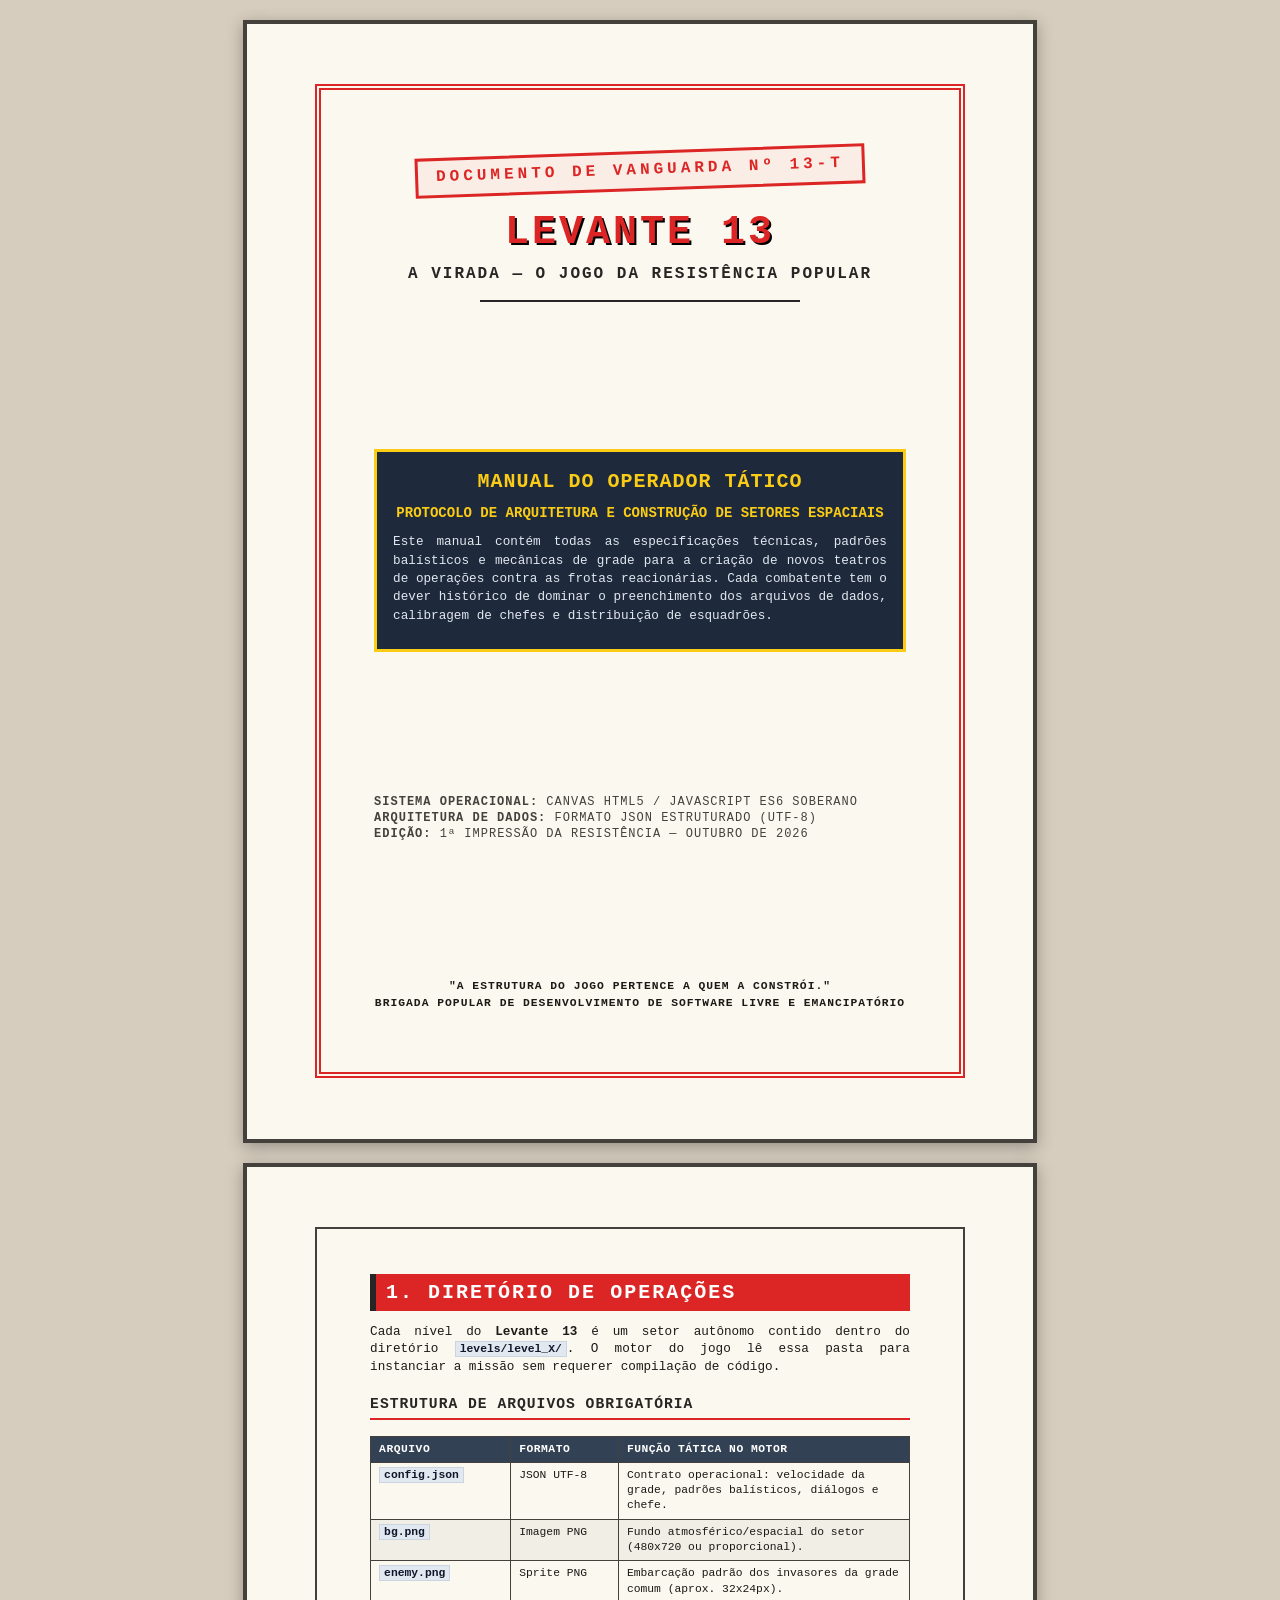
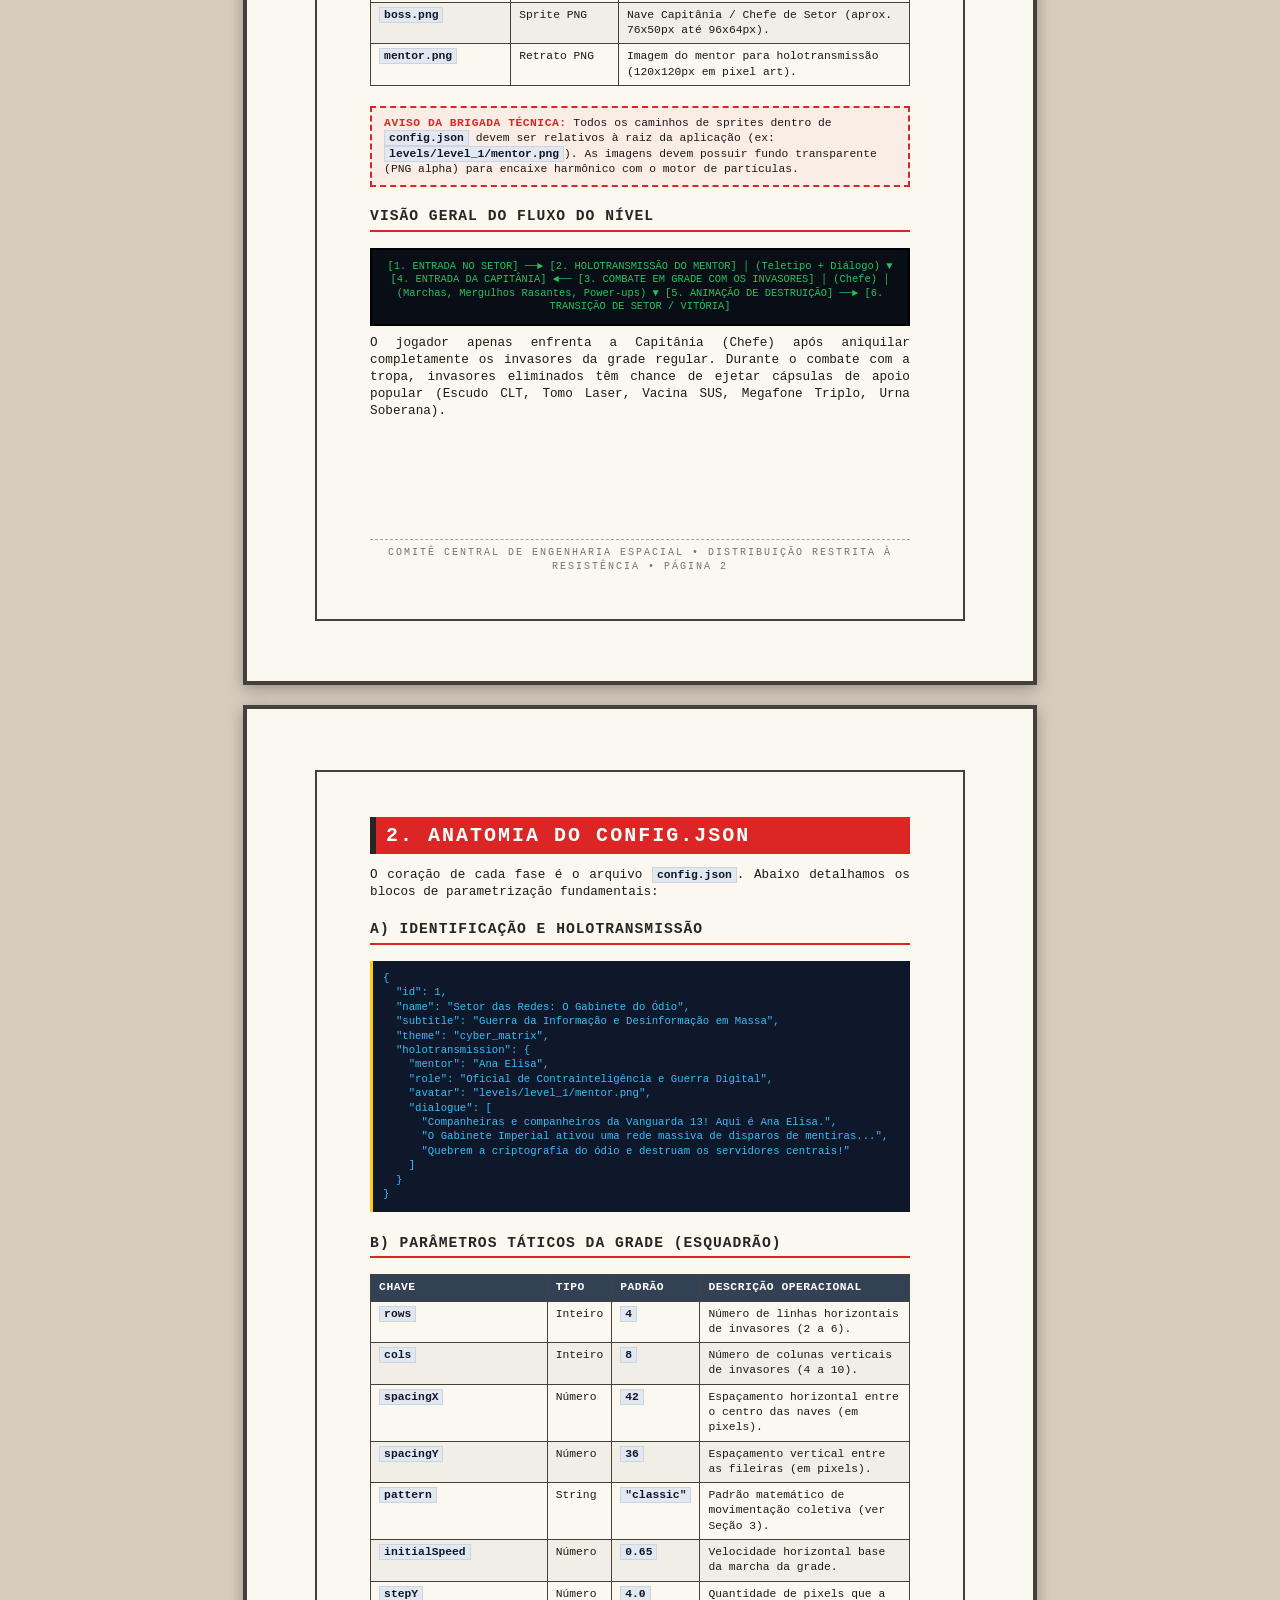
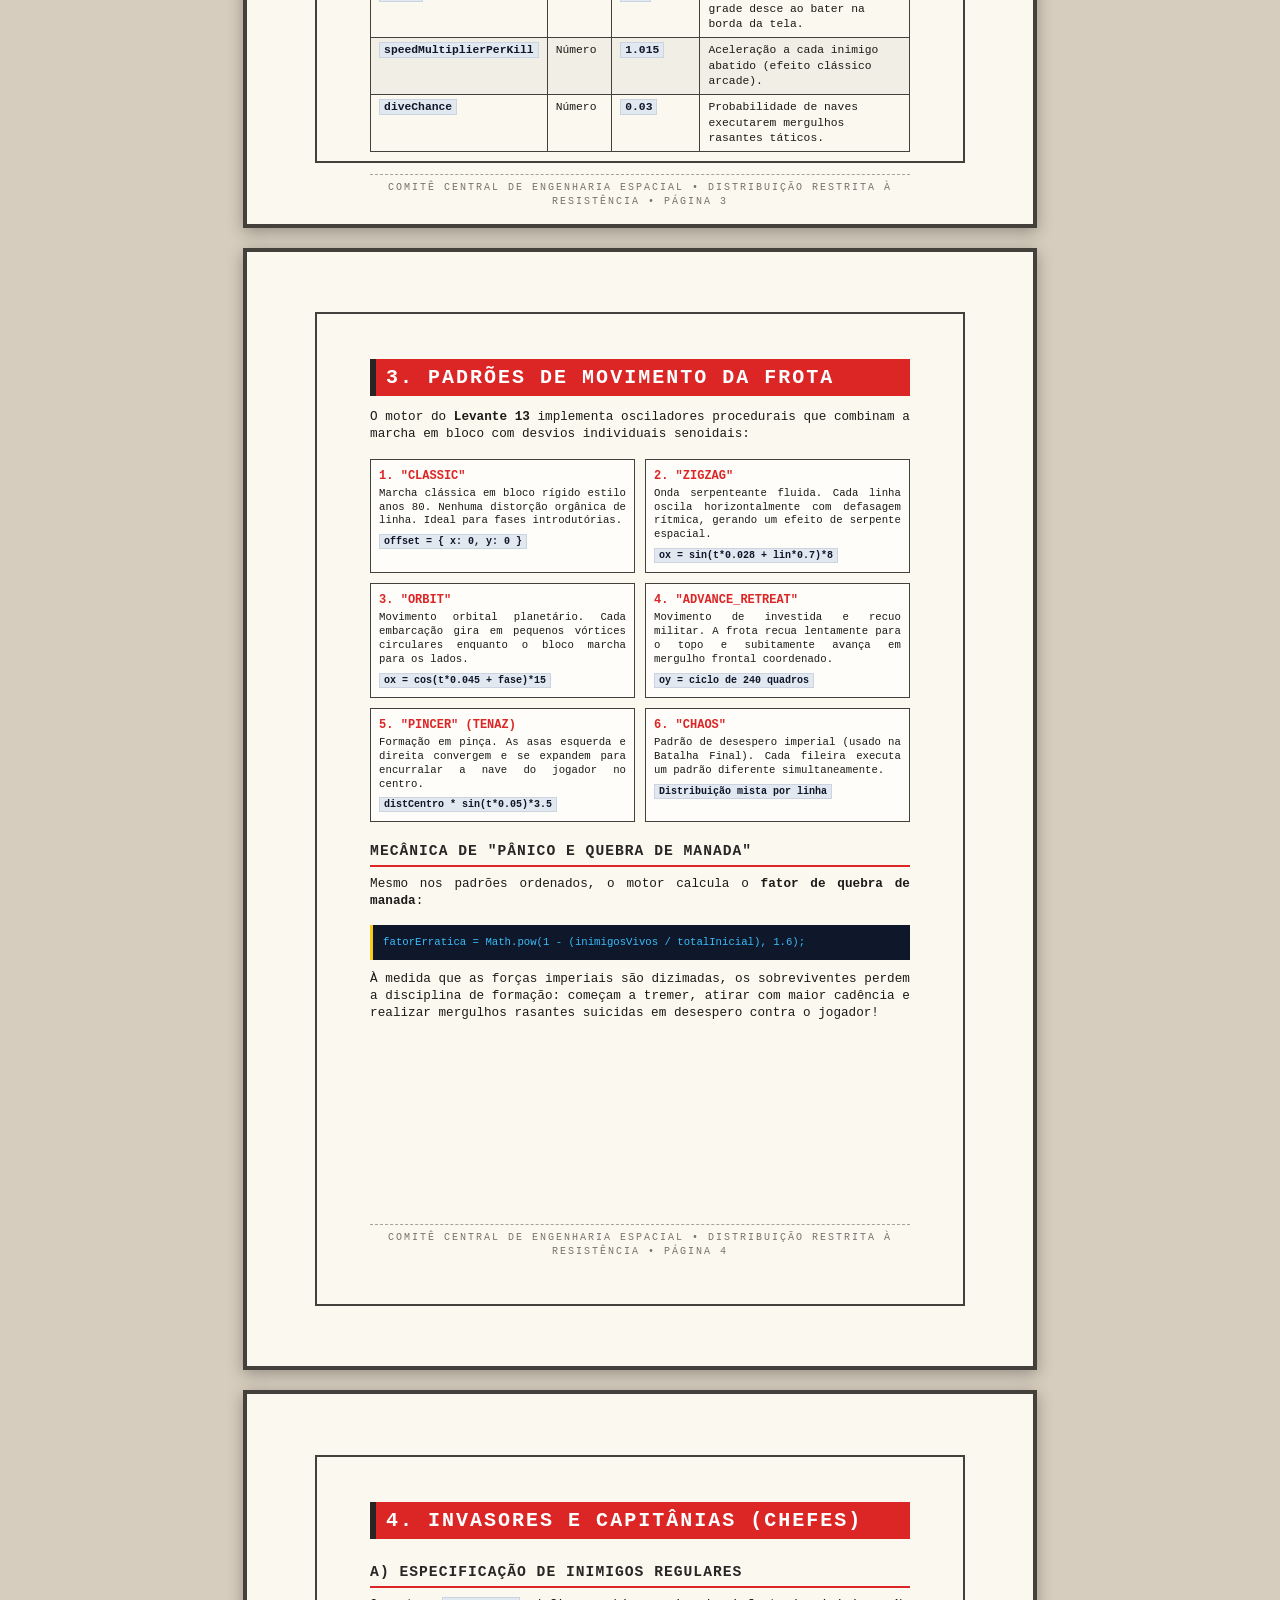
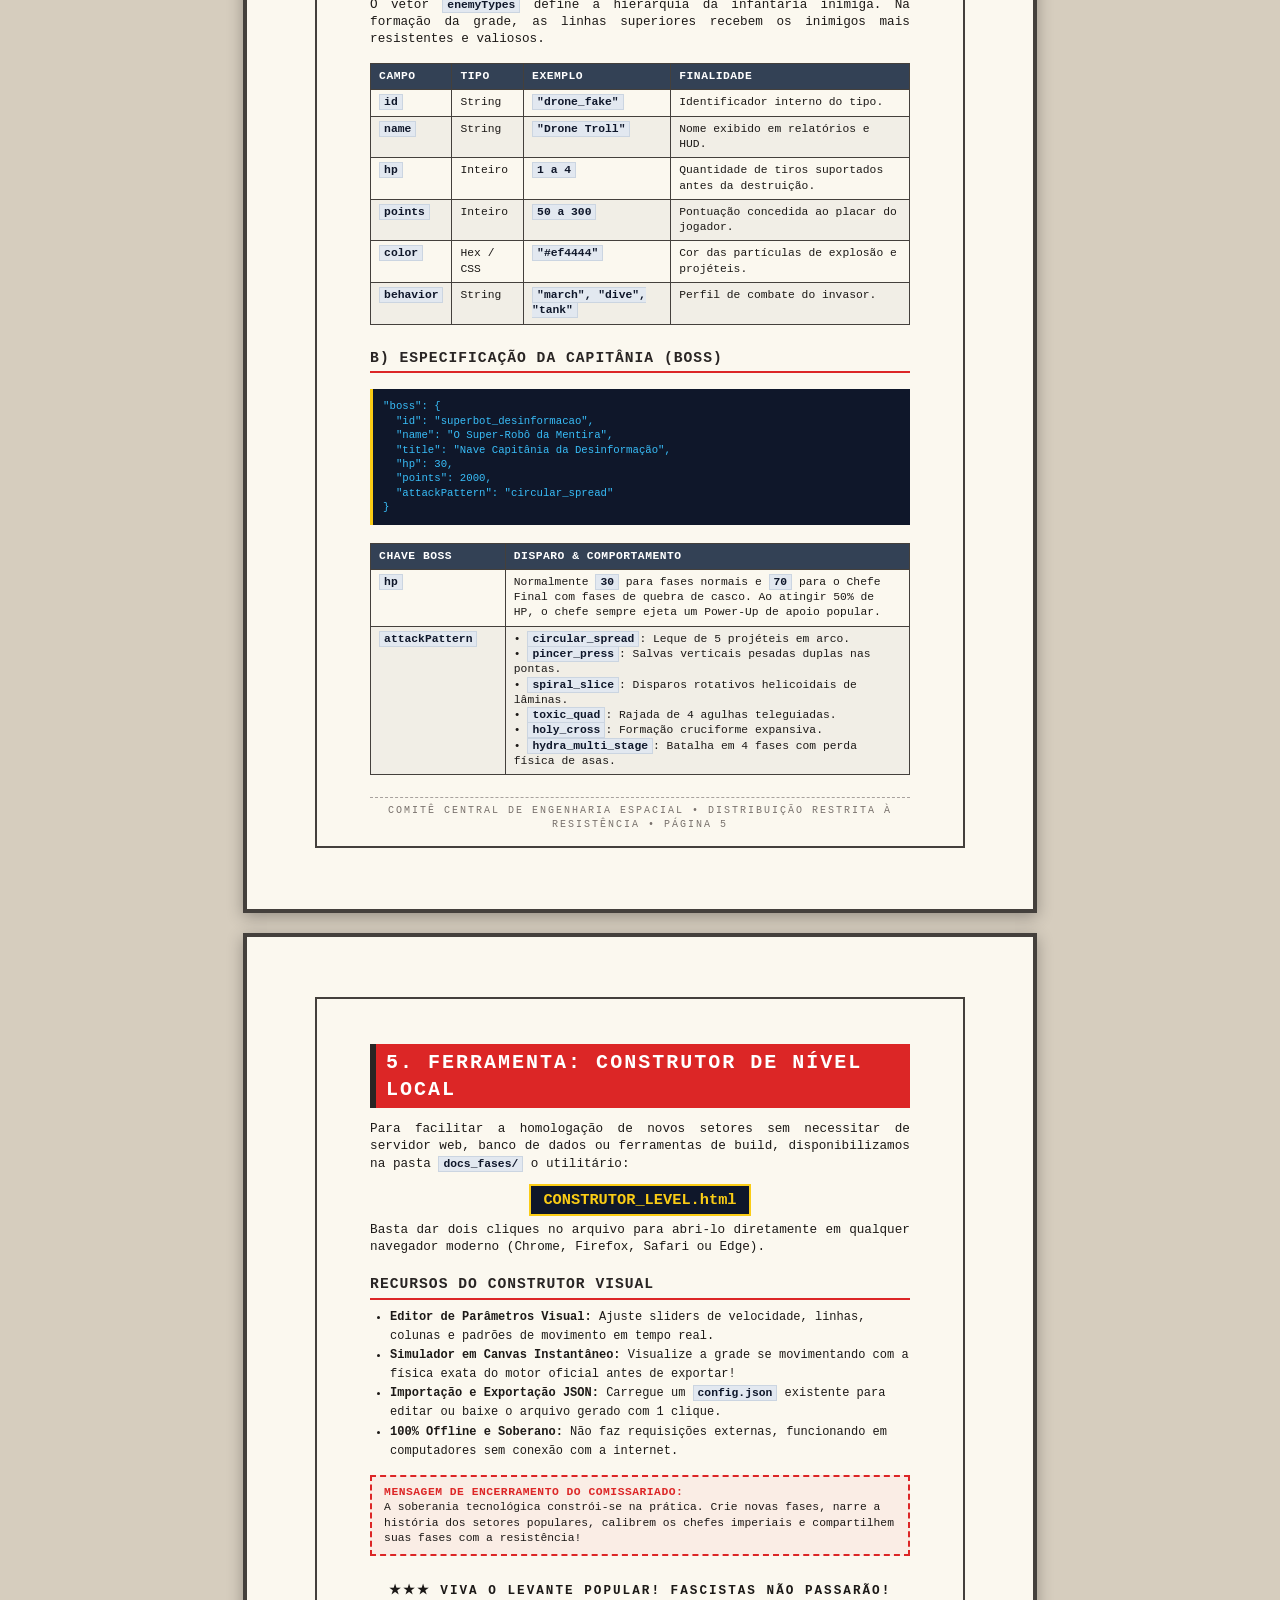
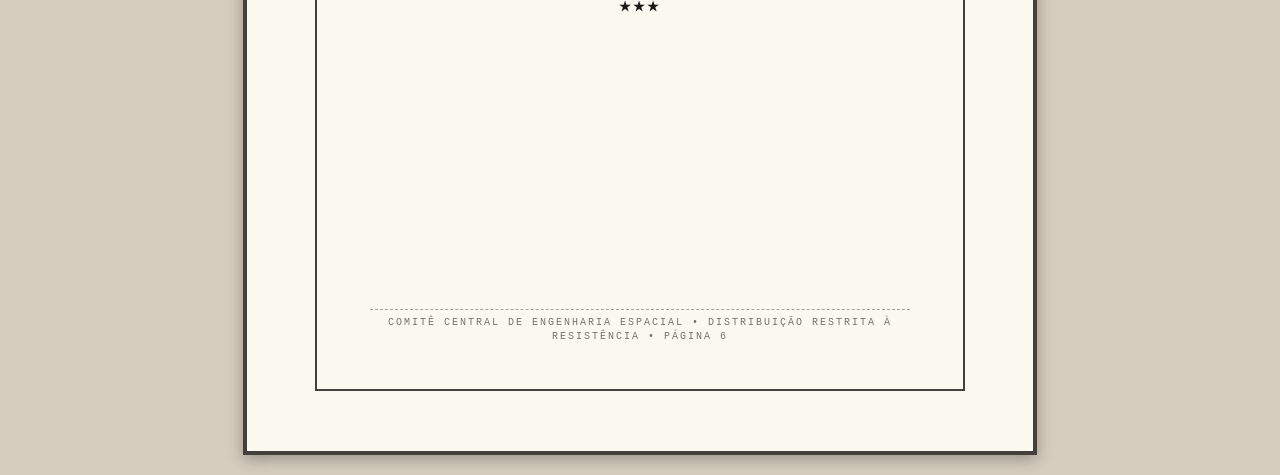
<file: docs_fases/manual_level_design.html>
<!DOCTYPE html>
<html lang="pt-BR">
<head>
    <meta charset="UTF-8">
    <title>MANUAL DO OPERADOR TÁTICO: CONSTRUÇÃO DE FASES — LEVANTE 13</title>
    <style>
        :root {
            --vermelho-campanha: #dc2626;
            --dourado: #facc15;
            --ciano: #38bdf8;
            --papel: #fbf8ef;
            --tinta: #1c1917;
            --cinza-escuro: #292524;
            --borda-retro: #44403c;
        }

        * {
            box-sizing: border-box;
            margin: 0;
            padding: 0;
        }

        @page {
            size: A4 portrait;
            margin: 0; /* Controlamos as margens dentro de cada .pagina */
        }

        body {
            font-family: 'Courier New', Courier, monospace, sans-serif;
            background: #d6cdbe;
            color: var(--tinta);
            line-height: 1.35;
            font-size: 10pt;
            -webkit-print-color-adjust: exact;
            print-color-adjust: exact;
        }

        .pagina {
            background: var(--papel);
            width: 210mm;
            height: 297mm;
            max-height: 297mm;
            margin: 0 auto;
            padding: 16mm 18mm 16mm 18mm;
            position: relative;
            page-break-after: always;
            page-break-inside: avoid;
            overflow: hidden; /* Garante que nada transborde para criar página fantasma */
            display: flex;
            flex-direction: column;
            border-bottom: 2px solid #bbb; /* sutil no preview web */
        }

        @media screen {
            .pagina {
                margin: 20px auto;
                box-shadow: 0 4px 15px rgba(0,0,0,0.3);
                border: 4px solid var(--borda-retro);
            }
        }

        .borda-decorativa {
            border: 2px solid var(--borda-retro);
            height: 100%;
            padding: 12mm 14mm;
            display: flex;
            flex-direction: column;
            justify-content: space-between;
            position: relative;
        }

        .conteudo-pagina {
            flex: 1;
            display: flex;
            flex-direction: column;
        }

        .rodape-pagina {
            text-align: center;
            font-size: 7.5pt;
            letter-spacing: 2px;
            color: #78716c;
            border-top: 1px dashed #a8a29e;
            padding-top: 6px;
            margin-top: 10px;
            flex-shrink: 0;
        }

        /* Capa anos 90 */
        .capa-moldura {
            border: 6px double var(--vermelho-campanha);
            height: 100%;
            padding: 16mm 14mm;
            display: flex;
            flex-direction: column;
            justify-content: space-between;
            text-align: center;
        }

        .carimbo-secreto {
            display: inline-block;
            border: 3px solid var(--vermelho-campanha);
            color: var(--vermelho-campanha);
            padding: 6px 18px;
            font-weight: 900;
            font-size: 12pt;
            letter-spacing: 4px;
            transform: rotate(-2deg);
            margin-bottom: 15px;
            background: rgba(220, 38, 38, 0.05);
        }

        .titulo-jogo {
            font-size: 30pt;
            font-weight: 900;
            letter-spacing: 3px;
            color: var(--vermelho-campanha);
            text-transform: uppercase;
            text-shadow: 2px 2px 0px #000;
            margin-bottom: 4px;
        }

        .subtitulo-jogo {
            font-size: 12pt;
            font-weight: bold;
            letter-spacing: 2px;
            color: var(--cinza-escuro);
            text-transform: uppercase;
            margin-bottom: 15px;
        }

        .box-manual {
            background: #1e293b;
            color: #f8fafc;
            padding: 16px;
            border: 3px solid var(--dourado);
            margin: 15px 0;
            text-align: left;
        }

        .box-manual h2 {
            font-size: 15pt;
            color: var(--dourado);
            letter-spacing: 1px;
            margin-bottom: 8px;
            text-align: center;
            text-transform: uppercase;
        }

        .box-manual p {
            font-size: 9.5pt;
            line-height: 1.45;
            color: #e2e8f0;
            text-align: justify;
        }

        .rodape-capa {
            font-size: 8.5pt;
            font-weight: bold;
            letter-spacing: 1px;
            line-height: 1.5;
        }

        /* Títulos de Seção Estilo 90s */
        h1.secao-titulo {
            font-size: 15pt;
            background: var(--vermelho-campanha);
            color: #fff;
            padding: 5px 10px;
            text-transform: uppercase;
            letter-spacing: 2px;
            margin-bottom: 12px;
            display: flex;
            align-items: center;
            border-left: 6px solid var(--cinza-escuro);
            flex-shrink: 0;
        }

        h2.secao-subtitulo {
            font-size: 11pt;
            color: var(--cinza-escuro);
            border-bottom: 2px solid var(--vermelho-campanha);
            padding-bottom: 3px;
            margin: 12px 0 8px 0;
            text-transform: uppercase;
            letter-spacing: 1px;
            flex-shrink: 0;
        }

        p {
            margin-bottom: 8px;
            text-align: justify;
            font-size: 9.5pt;
        }

        /* Tabelas Retrô */
        table {
            width: 100%;
            border-collapse: collapse;
            margin: 8px 0 12px 0;
            font-size: 8.5pt;
        }

        th, td {
            border: 1px solid var(--borda-retro);
            padding: 5px 8px;
            text-align: left;
            vertical-align: top;
        }

        th {
            background: #334155;
            color: #fff;
            text-transform: uppercase;
            font-weight: bold;
            letter-spacing: 0.5px;
        }

        tr:nth-child(even) {
            background: rgba(0, 0, 0, 0.04);
        }

        code {
            background: #e2e8f0;
            color: #0f172a;
            padding: 1px 4px;
            font-size: 8.5pt;
            font-weight: bold;
            border: 1px solid #cbd5e1;
        }

        pre {
            background: #0f172a;
            color: #38bdf8;
            padding: 10px;
            border-left: 3px solid var(--dourado);
            font-size: 8pt;
            line-height: 1.35;
            margin: 8px 0 10px 0;
            white-space: pre-wrap;
            word-break: break-all;
        }

        .caixa-aviso {
            border: 2px dashed var(--vermelho-campanha);
            background: rgba(220, 38, 38, 0.05);
            padding: 8px 12px;
            margin: 8px 0;
            font-size: 8.5pt;
        }

        .caixa-aviso strong {
            color: var(--vermelho-campanha);
            text-transform: uppercase;
            letter-spacing: 0.5px;
        }

        .diagrama-grid {
            border: 2px solid #000;
            background: #090d16;
            color: #22c55e;
            padding: 10px;
            font-family: monospace;
            text-align: center;
            margin: 8px 0;
            font-size: 7.8pt;
            line-height: 1.3;
        }

        .duas-colunas {
            display: grid;
            grid-template-columns: 1fr 1fr;
            gap: 10px;
            margin: 8px 0;
        }

        .card-tatico {
            border: 1px solid var(--borda-retro);
            padding: 8px;
            background: rgba(255,255,255,0.7);
        }

        .card-tatico h4 {
            color: var(--vermelho-campanha);
            margin-bottom: 3px;
            font-size: 9pt;
            text-transform: uppercase;
        }

        .card-tatico p {
            font-size: 8pt;
            margin-bottom: 4px;
            line-height: 1.3;
        }

        .card-tatico code {
            font-size: 7.5pt;
        }
    </style>
</head>
<body>

    <!-- PÁGINA 1: CAPA CLÁSSICA ANOS 90 -->
    <div class="pagina">
        <div class="capa-moldura">
            <div>
                <div class="carimbo-secreto">DOCUMENTO DE VANGUARDA Nº 13-T</div>
                <div class="titulo-jogo">LEVANTE 13</div>
                <div class="subtitulo-jogo">A Virada — O Jogo da Resistência Popular</div>
                <div style="border-top: 2px solid var(--cinza-escuro); width: 60%; margin: 0 auto 15px auto;"></div>
            </div>

            <div class="box-manual">
                <h2>MANUAL DO OPERADOR TÁTICO</h2>
                <p style="text-align: center; font-size: 10.5pt; color: #facc15; font-weight: bold; margin-bottom: 10px;">
                    PROTOCOLO DE ARQUITETURA E CONSTRUÇÃO DE SETORES ESPACIAIS
                </p>
                <p>
                    Este manual contém todas as especificações técnicas, padrões balísticos e mecânicas de grade para a criação de novos teatros de operações contra as frotas reacionárias. 
                    Cada combatente tem o dever histórico de dominar o preenchimento dos arquivos de dados, calibragem de chefes e distribuição de esquadrões.
                </p>
            </div>

            <div style="text-align: center; margin: 10px 0;">
                <p style="font-size: 9pt; letter-spacing: 1px; color: #44403c;">
                    <strong>SISTEMA OPERACIONAL:</strong> CANVAS HTML5 / JAVASCRIPT ES6 SOBERANO<br>
                    <strong>ARQUITETURA DE DADOS:</strong> FORMATO JSON ESTRUTURADO (UTF-8)<br>
                    <strong>EDIÇÃO:</strong> 1ª IMPRESSÃO DA RESISTÊNCIA — OUTUBRO DE 2026
                </p>
            </div>

            <div class="rodape-capa">
                "A ESTRUTURA DO JOGO PERTENCE A QUEM A CONSTRÓI."<br>
                BRIGADA POPULAR DE DESENVOLVIMENTO DE SOFTWARE LIVRE E EMANCIPATÓRIO
            </div>
        </div>
    </div>

    <!-- PÁGINA 2: ESTRUTURA DE PASTAS E ARQUIVOS -->
    <div class="pagina">
        <div class="borda-decorativa">
            <div class="conteudo-pagina">
                <h1 class="secao-titulo">1. DIRETÓRIO DE OPERAÇÕES</h1>
                <p>
                    Cada nível do <strong>Levante 13</strong> é um setor autônomo contido dentro do diretório <code>levels/level_X/</code>. 
                    O motor do jogo lê essa pasta para instanciar a missão sem requerer compilação de código.
                </p>

                <h2 class="secao-subtitulo">ESTRUTURA DE ARQUIVOS OBRIGATÓRIA</h2>
                <table>
                    <thead>
                        <tr>
                            <th style="width: 26%;">ARQUIVO</th>
                            <th style="width: 20%;">FORMATO</th>
                            <th>FUNÇÃO TÁTICA NO MOTOR</th>
                        </tr>
                    </thead>
                    <tbody>
                        <tr>
                            <td><code>config.json</code></td>
                            <td>JSON UTF-8</td>
                            <td>Contrato operacional: velocidade da grade, padrões balísticos, diálogos e chefe.</td>
                        </tr>
                        <tr>
                            <td><code>bg.png</code></td>
                            <td>Imagem PNG</td>
                            <td>Fundo atmosférico/espacial do setor (480x720 ou proporcional).</td>
                        </tr>
                        <tr>
                            <td><code>enemy.png</code></td>
                            <td>Sprite PNG</td>
                            <td>Embarcação padrão dos invasores da grade comum (aprox. 32x24px).</td>
                        </tr>
                        <tr>
                            <td><code>boss.png</code></td>
                            <td>Sprite PNG</td>
                            <td>Nave Capitânia / Chefe de Setor (aprox. 76x50px até 96x64px).</td>
                        </tr>
                        <tr>
                            <td><code>mentor.png</code></td>
                            <td>Retrato PNG</td>
                            <td>Imagem do mentor para holotransmissão (120x120px em pixel art).</td>
                        </tr>
                    </tbody>
                </table>

                <div class="caixa-aviso">
                    <strong>AVISO DA BRIGADA TÉCNICA:</strong> Todos os caminhos de sprites dentro de <code>config.json</code> devem ser relativos à raiz da aplicação (ex: <code>levels/level_1/mentor.png</code>). As imagens devem possuir fundo transparente (PNG alpha) para encaixe harmônico com o motor de partículas.
                </div>

                <h2 class="secao-subtitulo">VISÃO GERAL DO FLUXO DO NÍVEL</h2>
                <div class="diagrama-grid">
[1. ENTRADA NO SETOR] ──► [2. HOLOTRANSMISSÃO DO MENTOR]
                                     │ (Teletipo + Diálogo)
                                     ▼
[4. ENTRADA DA CAPITÂNIA] ◄── [3. COMBATE EM GRADE COM OS INVASORES]
          │ (Chefe)                  │ (Marchas, Mergulhos Rasantes, Power-ups)
          ▼
[5. ANIMAÇÃO DE DESTRUIÇÃO] ──► [6. TRANSIÇÃO DE SETOR / VITÓRIA]
                </div>
                <p>
                    O jogador apenas enfrenta a Capitânia (Chefe) após aniquilar completamente os invasores da grade regular. Durante o combate com a tropa, invasores eliminados têm chance de ejetar cápsulas de apoio popular (Escudo CLT, Tomo Laser, Vacina SUS, Megafone Triplo, Urna Soberana).
                </p>
            </div>
            <div class="rodape-pagina">
                COMITÊ CENTRAL DE ENGENHARIA ESPACIAL • DISTRIBUIÇÃO RESTRITA À RESISTÊNCIA • PÁGINA 2
            </div>
        </div>
    </div>

    <!-- PÁGINA 3: CONFIG.JSON E PARÂMETROS DA GRADE -->
    <div class="pagina">
        <div class="borda-decorativa">
            <div class="conteudo-pagina">
                <h1 class="secao-titulo">2. ANATOMIA DO CONFIG.JSON</h1>
                <p>
                    O coração de cada fase é o arquivo <code>config.json</code>. Abaixo detalhamos os blocos de parametrização fundamentais:
                </p>

                <h2 class="secao-subtitulo">A) IDENTIFICAÇÃO E HOLOTRANSMISSÃO</h2>
                <pre>{
  "id": 1,
  "name": "Setor das Redes: O Gabinete do Ódio",
  "subtitle": "Guerra da Informação e Desinformação em Massa",
  "theme": "cyber_matrix",
  "holotransmission": {
    "mentor": "Ana Elisa",
    "role": "Oficial de Contrainteligência e Guerra Digital",
    "avatar": "levels/level_1/mentor.png",
    "dialogue": [
      "Companheiras e companheiros da Vanguarda 13! Aqui é Ana Elisa.",
      "O Gabinete Imperial ativou uma rede massiva de disparos de mentiras...",
      "Quebrem a criptografia do ódio e destruam os servidores centrais!"
    ]
  }
}</pre>

                <h2 class="secao-subtitulo">B) PARÂMETROS TÁTICOS DA GRADE (ESQUADRÃO)</h2>
                <table>
                    <thead>
                        <tr>
                            <th>CHAVE</th>
                            <th>TIPO</th>
                            <th>PADRÃO</th>
                            <th>DESCRIÇÃO OPERACIONAL</th>
                        </tr>
                    </thead>
                    <tbody>
                        <tr>
                            <td><code>rows</code></td>
                            <td>Inteiro</td>
                            <td><code>4</code></td>
                            <td>Número de linhas horizontais de invasores (2 a 6).</td>
                        </tr>
                        <tr>
                            <td><code>cols</code></td>
                            <td>Inteiro</td>
                            <td><code>8</code></td>
                            <td>Número de colunas verticais de invasores (4 a 10).</td>
                        </tr>
                        <tr>
                            <td><code>spacingX</code></td>
                            <td>Número</td>
                            <td><code>42</code></td>
                            <td>Espaçamento horizontal entre o centro das naves (em pixels).</td>
                        </tr>
                        <tr>
                            <td><code>spacingY</code></td>
                            <td>Número</td>
                            <td><code>36</code></td>
                            <td>Espaçamento vertical entre as fileiras (em pixels).</td>
                        </tr>
                        <tr>
                            <td><code>pattern</code></td>
                            <td>String</td>
                            <td><code>"classic"</code></td>
                            <td>Padrão matemático de movimentação coletiva (ver Seção 3).</td>
                        </tr>
                        <tr>
                            <td><code>initialSpeed</code></td>
                            <td>Número</td>
                            <td><code>0.65</code></td>
                            <td>Velocidade horizontal base da marcha da grade.</td>
                        </tr>
                        <tr>
                            <td><code>stepY</code></td>
                            <td>Número</td>
                            <td><code>4.0</code></td>
                            <td>Quantidade de pixels que a grade desce ao bater na borda da tela.</td>
                        </tr>
                        <tr>
                            <td><code>speedMultiplierPerKill</code></td>
                            <td>Número</td>
                            <td><code>1.015</code></td>
                            <td>Aceleração a cada inimigo abatido (efeito clássico arcade).</td>
                        </tr>
                        <tr>
                            <td><code>diveChance</code></td>
                            <td>Número</td>
                            <td><code>0.03</code></td>
                            <td>Probabilidade de naves executarem mergulhos rasantes táticos.</td>
                        </tr>
                    </tbody>
                </table>
            </div>
            <div class="rodape-pagina">
                COMITÊ CENTRAL DE ENGENHARIA ESPACIAL • DISTRIBUIÇÃO RESTRITA À RESISTÊNCIA • PÁGINA 3
            </div>
        </div>
    </div>

    <!-- PÁGINA 4: PADRÕES DE MOVIMENTO DA GRADE -->
    <div class="pagina">
        <div class="borda-decorativa">
            <div class="conteudo-pagina">
                <h1 class="secao-titulo">3. PADRÕES DE MOVIMENTO DA FROTA</h1>
                <p>
                    O motor do <strong>Levante 13</strong> implementa osciladores procedurais que combinam a marcha em bloco com desvios individuais senoidais:
                </p>

                <div class="duas-colunas">
                    <div class="card-tatico">
                        <h4>1. "classic"</h4>
                        <p>Marcha clássica em bloco rígido estilo anos 80. Nenhuma distorção orgânica de linha. Ideal para fases introdutórias.</p>
                        <code>offset = { x: 0, y: 0 }</code>
                    </div>
                    <div class="card-tatico">
                        <h4>2. "zigzag"</h4>
                        <p>Onda serpenteante fluida. Cada linha oscila horizontalmente com defasagem rítmica, gerando um efeito de serpente espacial.</p>
                        <code>ox = sin(t*0.028 + lin*0.7)*8</code>
                    </div>
                    <div class="card-tatico">
                        <h4>3. "orbit"</h4>
                        <p>Movimento orbital planetário. Cada embarcação gira em pequenos vórtices circulares enquanto o bloco marcha para os lados.</p>
                        <code>ox = cos(t*0.045 + fase)*15</code>
                    </div>
                    <div class="card-tatico">
                        <h4>4. "advance_retreat"</h4>
                        <p>Movimento de investida e recuo militar. A frota recua lentamente para o topo e subitamente avança em mergulho frontal coordenado.</p>
                        <code>oy = ciclo de 240 quadros</code>
                    </div>
                    <div class="card-tatico">
                        <h4>5. "pincer" (Tenaz)</h4>
                        <p>Formação em pinça. As asas esquerda e direita convergem e se expandem para encurralar a nave do jogador no centro.</p>
                        <code>distCentro * sin(t*0.05)*3.5</code>
                    </div>
                    <div class="card-tatico">
                        <h4>6. "chaos"</h4>
                        <p>Padrão de desespero imperial (usado na Batalha Final). Cada fileira executa um padrão diferente simultaneamente.</p>
                        <code>Distribuição mista por linha</code>
                    </div>
                </div>

                <h2 class="secao-subtitulo">MECÂNICA DE "PÂNICO E QUEBRA DE MANADA"</h2>
                <p>
                    Mesmo nos padrões ordenados, o motor calcula o <strong>fator de quebra de manada</strong>:
                </p>
                <pre>fatorErratica = Math.pow(1 - (inimigosVivos / totalInicial), 1.6);</pre>
                <p>
                    À medida que as forças imperiais são dizimadas, os sobreviventes perdem a disciplina de formação: começam a tremer, atirar com maior cadência e realizar mergulhos rasantes suicidas em desespero contra o jogador!
                </p>
            </div>
            <div class="rodape-pagina">
                COMITÊ CENTRAL DE ENGENHARIA ESPACIAL • DISTRIBUIÇÃO RESTRITA À RESISTÊNCIA • PÁGINA 4
            </div>
        </div>
    </div>

    <!-- PÁGINA 5: TIPOS DE INIMIGOS E CHEFES -->
    <div class="pagina">
        <div class="borda-decorativa">
            <div class="conteudo-pagina">
                <h1 class="secao-titulo">4. INVASORES E CAPITÂNIAS (CHEFES)</h1>
                
                <h2 class="secao-subtitulo">A) ESPECIFICAÇÃO DE INIMIGOS REGULARES</h2>
                <p>
                    O vetor <code>enemyTypes</code> define a hierarquia da infantaria inimiga. Na formação da grade, as linhas superiores recebem os inimigos mais resistentes e valiosos.
                </p>
                <table>
                    <thead>
                        <tr>
                            <th>CAMPO</th>
                            <th>TIPO</th>
                            <th>EXEMPLO</th>
                            <th>FINALIDADE</th>
                        </tr>
                    </thead>
                    <tbody>
                        <tr>
                            <td><code>id</code></td>
                            <td>String</td>
                            <td><code>"drone_fake"</code></td>
                            <td>Identificador interno do tipo.</td>
                        </tr>
                        <tr>
                            <td><code>name</code></td>
                            <td>String</td>
                            <td><code>"Drone Troll"</code></td>
                            <td>Nome exibido em relatórios e HUD.</td>
                        </tr>
                        <tr>
                            <td><code>hp</code></td>
                            <td>Inteiro</td>
                            <td><code>1 a 4</code></td>
                            <td>Quantidade de tiros suportados antes da destruição.</td>
                        </tr>
                        <tr>
                            <td><code>points</code></td>
                            <td>Inteiro</td>
                            <td><code>50 a 300</code></td>
                            <td>Pontuação concedida ao placar do jogador.</td>
                        </tr>
                        <tr>
                            <td><code>color</code></td>
                            <td>Hex / CSS</td>
                            <td><code>"#ef4444"</code></td>
                            <td>Cor das partículas de explosão e projéteis.</td>
                        </tr>
                        <tr>
                            <td><code>behavior</code></td>
                            <td>String</td>
                            <td><code>"march", "dive", "tank"</code></td>
                            <td>Perfil de combate do invasor.</td>
                        </tr>
                    </tbody>
                </table>

                <h2 class="secao-subtitulo">B) ESPECIFICAÇÃO DA CAPITÂNIA (BOSS)</h2>
                <pre>"boss": {
  "id": "superbot_desinformacao",
  "name": "O Super-Robô da Mentira",
  "title": "Nave Capitânia da Desinformação",
  "hp": 30,
  "points": 2000,
  "attackPattern": "circular_spread"
}</pre>
                <table>
                    <thead>
                        <tr>
                            <th style="width: 25%;">CHAVE BOSS</th>
                            <th>DISPARO & COMPORTAMENTO</th>
                        </tr>
                    </thead>
                    <tbody>
                        <tr>
                            <td><code>hp</code></td>
                            <td>Normalmente <code>30</code> para fases normais e <code>70</code> para o Chefe Final com fases de quebra de casco. Ao atingir 50% de HP, o chefe sempre ejeta um Power-Up de apoio popular.</td>
                        </tr>
                        <tr>
                            <td><code>attackPattern</code></td>
                            <td>
                                • <code>circular_spread</code>: Leque de 5 projéteis em arco.<br>
                                • <code>pincer_press</code>: Salvas verticais pesadas duplas nas pontas.<br>
                                • <code>spiral_slice</code>: Disparos rotativos helicoidais de lâminas.<br>
                                • <code>toxic_quad</code>: Rajada de 4 agulhas teleguiadas.<br>
                                • <code>holy_cross</code>: Formação cruciforme expansiva.<br>
                                • <code>hydra_multi_stage</code>: Batalha em 4 fases com perda física de asas.
                            </td>
                        </tr>
                    </tbody>
                </table>
            </div>
            <div class="rodape-pagina">
                COMITÊ CENTRAL DE ENGENHARIA ESPACIAL • DISTRIBUIÇÃO RESTRITA À RESISTÊNCIA • PÁGINA 5
            </div>
        </div>
    </div>

    <!-- PÁGINA 6: CONSTRUTOR LOCAL DE LEVEL E DICAS -->
    <div class="pagina">
        <div class="borda-decorativa">
            <div class="conteudo-pagina">
                <h1 class="secao-titulo">5. FERRAMENTA: CONSTRUTOR DE NÍVEL LOCAL</h1>
                <p>
                    Para facilitar a homologação de novos setores sem necessitar de servidor web, banco de dados ou ferramentas de build, disponibilizamos na pasta <code>docs_fases/</code> o utilitário:
                </p>
                <div style="text-align: center; margin: 10px 0;">
                    <strong style="font-size: 11.5pt; background: #0f172a; color: #facc15; padding: 5px 12px; border: 2px solid var(--dourado);">
                        CONSTRUTOR_LEVEL.html
                    </strong>
                </div>
                <p>
                    Basta dar dois cliques no arquivo para abri-lo diretamente em qualquer navegador moderno (Chrome, Firefox, Safari ou Edge).
                </p>

                <h2 class="secao-subtitulo">RECURSOS DO CONSTRUTOR VISUAL</h2>
                <ul style="margin-left: 20px; line-height: 1.6; font-size: 9pt;">
                    <li><strong>Editor de Parâmetros Visual:</strong> Ajuste sliders de velocidade, linhas, colunas e padrões de movimento em tempo real.</li>
                    <li><strong>Simulador em Canvas Instantâneo:</strong> Visualize a grade se movimentando com a física exata do motor oficial antes de exportar!</li>
                    <li><strong>Importação e Exportação JSON:</strong> Carregue um <code>config.json</code> existente para editar ou baixe o arquivo gerado com 1 clique.</li>
                    <li><strong>100% Offline e Soberano:</strong> Não faz requisições externas, funcionando em computadores sem conexão com a internet.</li>
                </ul>

                <div class="caixa-aviso" style="margin-top: 14px;">
                    <strong>MENSAGEM DE ENCERRAMENTO DO COMISSARIADO:</strong><br>
                    A soberania tecnológica constrói-se na prática. Crie novas fases, narre a história dos setores populares, calibrem os chefes imperiais e compartilhem suas fases com a resistência!
                </div>

                <div style="text-align: center; margin-top: 18px; font-weight: bold; font-size: 9.5pt; letter-spacing: 2px;">
                    ★★★ VIVA O LEVANTE POPULAR! FASCISTAS NÃO PASSARÃO! ★★★
                </div>
            </div>
            <div class="rodape-pagina">
                COMITÊ CENTRAL DE ENGENHARIA ESPACIAL • DISTRIBUIÇÃO RESTRITA À RESISTÊNCIA • PÁGINA 6
            </div>
        </div>
    </div>

</body>
</html>
</file>
<file: arcade/public/style.css>
:root {
  --bg: #07071a;
  --ink: #e8f6ff;
  --muted: #8a93b8;
  --neon: #5ef2ff;
  --hot: #ff4f9a;
  --gold: #ffd84f;
  --panel: rgba(7, 7, 26, 0.82);
}
* { box-sizing: border-box; }
html, body {
  margin: 0; height: 100%; background: var(--bg); color: var(--ink);
  overflow: hidden; touch-action: none; overscroll-behavior: none;
  -webkit-user-select: none; user-select: none; -webkit-tap-highlight-color: transparent;
}
body { display: grid; place-items: center; font-family: "Press Start 2P", ui-monospace, monospace; }
#stage { position: relative; font-size: 12px; } /* font-size é reescalado pelo game.js */
#game { display: block; width: 100%; height: 100%; image-rendering: pixelated; }

.overlay {
  position: absolute; inset: 0; display: flex; flex-direction: column; align-items: center;
  justify-content: safe center; gap: 1em; padding: 1.4em 1.2em; overflow-y: auto; text-align: center;
  background: var(--panel);
}
.overlay[hidden] { display: none; }
h1 { margin: 0; font-size: 2.6em; line-height: 1.3; color: var(--neon); text-shadow: 0.15em 0.15em 0 var(--hot); }
h2 { margin: 0; font-size: 1.4em; color: var(--gold); }
.big { margin: 0; font-size: 2.4em; color: var(--neon); }
.muted { color: var(--muted); }
.hint { margin: 0; font-size: 0.75em; line-height: 1.8; color: var(--muted); }
.challenge { margin: 0; padding: 0.8em 1em; border: 0.2em solid var(--hot); font-size: 0.85em; line-height: 1.7; color: var(--ink); }
.err { min-height: 1.4em; font-size: 0.75em; color: var(--hot); }

form { display: flex; flex-direction: column; align-items: center; gap: 0.7em; width: 100%; }
label { font-size: 0.8em; color: var(--muted); }
input {
  width: 100%; max-width: 18em; padding: 0.7em; font: inherit; font-size: 1.2em; text-align: center;
  color: var(--ink); background: #000; border: 0.18em solid var(--neon); outline: none; text-transform: uppercase;
  -webkit-user-select: text; user-select: text;
}
input:focus { border-color: var(--gold); }
button {
  min-width: 14em; padding: 0.9em 1.2em; font: inherit; font-size: 1em; cursor: pointer;
  color: var(--bg); background: var(--neon); border: 0; box-shadow: 0.3em 0.3em 0 var(--hot);
}
button:active { transform: translate(0.2em, 0.2em); box-shadow: 0.1em 0.1em 0 var(--hot); }
button:disabled { opacity: 0.5; cursor: wait; }
button.small { min-width: 0; padding: 0.6em 1em; font-size: 0.75em; }
button.ghost { color: var(--ink); background: transparent; border: 0.18em solid var(--muted); box-shadow: none; }

.board { width: 100%; max-width: 24em; }
.board ol { margin: 0.7em 0 0; padding: 0; list-style: none; font-size: 0.8em; line-height: 1.9; }
.board li { display: flex; justify-content: space-between; gap: 1em; }
.board li:nth-child(1) { color: var(--gold); }
.board li .pos { color: var(--muted); width: 2.5em; text-align: left; }
.board li .nick { flex: 1; text-align: left; }

#ovCard { width: 100%; max-width: 30em; border: 0.15em solid var(--neon); }
</file>
<file: css/home.css>
/* =============================================================================
   LEVANTE 13: A VIRADA — Design Retrô Pixel Perfect de Campanha
   Fonte Oficial: VCR OSD Mono (https://www.dafont.com/vcr-osd-mono.font)
   Arquivo: css/home.css
   ============================================================================= */

/* Fonte VCR OSD Mono Local e Remota de Segurança */
@import url('https://fonts.cdnfonts.com/css/vcr-osd-mono');

@font-face {
    font-family: 'VCR OSD Mono';
    src: url('../assets/fonts/vcr_osd_mono.ttf') format('truetype');
    font-weight: 400;
    font-style: normal;
    font-display: swap;
}

:root {
    --bg-principal: #0b0f19;
    --bg-card: #121829;
    --bg-card-hover: #182035;
    --borda: #27354a;
    --borda-destaque: #3b4d6b;

    --vermelho: #dc2626;
    --vermelho-hover: #ef4444;
    --vermelho-escuro: #7f1d1d;
    --amarelo: #eab308;
    --amarelo-hover: #facc15;
    --azul-tech: #38bdf8;
    --verde-zap: #22c55e;

    --texto: #f1f5f9;
    --texto-mutado: #94a3b8;
    --texto-suave: #64748b;

    /* Tipografia Monospaçada Retrô VCR OSD Mono */
    --fonte-pixel: 'VCR OSD Mono', monospace;
    --fonte-titulo: 'VCR OSD Mono', monospace, sans-serif;
    --fonte-tech: 'VCR OSD Mono', monospace, sans-serif;
    --fonte-corpo: 'VCR OSD Mono', monospace, sans-serif;
}

*,
*::before,
*::after {
    box-sizing: border-box;
    margin: 0;
    padding: 0;
    /* Aspecto Pixel Perfect: Desabilita qualquer arredondamento suave */
    border-radius: 0;
}

body {
    background-color: var(--bg-principal);
    color: var(--texto);
    font-family: var(--fonte-pixel);
    line-height: 1.55;
    letter-spacing: 0.3px;
    -webkit-font-smoothing: antialiased;
    -moz-osx-font-smoothing: grayscale;
    image-rendering: pixelated;
}

.container {
    width: 100%;
    max-width: 1080px;
    margin: 0 auto;
    padding: 0 20px;
}

/* =============================================================================
   ÍCONES PIXEL ART RETRÔ (SVG CRISP EDGES)
   ============================================================================= */
.px-icon {
    display: inline-block;
    vertical-align: -0.15em;
    width: 1.15em;
    height: 1.15em;
    flex-shrink: 0;
    shape-rendering: crispEdges;
    image-rendering: pixelated;
}

.px-icon-lg {
    width: 2.2rem;
    height: 2.2rem;
    vertical-align: middle;
}

.pilar-icone {
    display: flex;
    align-items: center;
    margin-bottom: 14px;
}

/* =============================================================================
   1. CABEÇALHO RETRÔ PIXEL PERFECT
   ============================================================================= */
.header {
    border-bottom: 3px solid var(--borda);
    background: #0b0f19;
    box-shadow: 0 4px 0 0 #000000;
    position: sticky;
    top: 0;
    z-index: 50;
}

.header-inner {
    display: flex;
    justify-content: space-between;
    align-items: center;
    padding: 16px 0;
}

.logo {
    display: flex;
    align-items: center;
    gap: 8px;
    text-decoration: none;
    color: var(--texto);
    font-family: var(--fonte-pixel);
    font-size: 1.15rem;
    font-weight: 700;
    letter-spacing: 1px;
}

.logo-estrela {
    color: var(--vermelho);
    font-size: 1.3rem;
}

.nav {
    display: flex;
    align-items: center;
    gap: 24px;
}

.nav a {
    color: var(--texto-mutado);
    text-decoration: none;
    font-size: 0.88rem;
    font-weight: 700;
    letter-spacing: 0.5px;
    transition: color 0.15s ease;
}

.nav a:hover {
    color: var(--amarelo);
}

.btn-header {
    background: var(--vermelho);
    color: #ffffff !important;
    font-family: var(--fonte-pixel);
    font-size: 0.82rem;
    font-weight: 700;
    padding: 8px 16px;
    border: 2px solid var(--amarelo);
    border-radius: 0;
    box-shadow: 
        inset -2px -2px 0 0 var(--vermelho-escuro),
        inset 2px 2px 0 0 #fca5a5,
        2px 2px 0 0 #000000;
    text-decoration: none;
    display: inline-flex;
    align-items: center;
    gap: 6px;
    transition: all 0.1s ease;
}

.btn-header:hover {
    background: var(--vermelho-hover);
    transform: translate(-1px, -1px);
    box-shadow: 
        inset -2px -2px 0 0 var(--vermelho-escuro),
        inset 2px 2px 0 0 #fca5a5,
        3px 3px 0 0 #000000;
}

.btn-header:active {
    transform: translate(2px, 2px);
    box-shadow: 
        inset 2px 2px 0 0 var(--vermelho-escuro),
        1px 1px 0 0 #000000;
}

/* =============================================================================
   2. HERO PRINCIPAL PIXEL PERFECT
   ============================================================================= */
.hero {
    padding: 60px 0 45px;
    text-align: center;
    border-bottom: 3px solid var(--borda);
}

.hero-tag {
    display: inline-flex;
    align-items: center;
    gap: 6px;
    font-family: var(--fonte-pixel);
    font-size: 0.8rem;
    font-weight: 700;
    text-transform: uppercase;
    letter-spacing: 1px;
    color: var(--amarelo);
    background: #141b2d;
    border: 2px solid var(--amarelo);
    border-radius: 0;
    box-shadow: 3px 3px 0 0 #000000;
    padding: 5px 14px;
    margin-bottom: 22px;
}

.hero-title {
    font-family: var(--fonte-pixel);
    font-size: clamp(1.6rem, 3.8vw, 2.7rem);
    font-weight: 700;
    line-height: 1.35;
    letter-spacing: 0.5px;
    margin-bottom: 18px;
    text-transform: uppercase;
}

.hero-title span {
    color: var(--vermelho);
    text-shadow: 2px 2px 0 #000000;
}

.hero-desc {
    font-family: var(--fonte-pixel);
    font-size: 0.96rem;
    color: var(--texto-mutado);
    line-height: 1.6;
    max-width: 720px;
    margin: 0 auto 28px;
}

.hero-actions {
    display: flex;
    justify-content: center;
    flex-wrap: wrap;
    gap: 16px;
}

/* =============================================================================
   SISTEMA DE BOTÕES PIXEL PERFECT (TÁTIL DE ARCADE RETRÔ)
   ============================================================================= */
.btn-cta {
    display: inline-flex;
    align-items: center;
    gap: 10px;
    background: var(--vermelho);
    color: #ffffff;
    font-family: var(--fonte-pixel);
    font-size: 0.95rem;
    font-weight: 700;
    letter-spacing: 0.5px;
    padding: 13px 26px;
    border: 2px solid var(--amarelo);
    border-radius: 0;
    box-shadow: 
        inset -2px -2px 0 0 var(--vermelho-escuro),
        inset 2px 2px 0 0 #fca5a5,
        4px 4px 0 0 #000000;
    text-decoration: none;
    cursor: pointer;
    transition: transform 0.08s ease, box-shadow 0.08s ease, background 0.08s ease;
}

.btn-cta:hover:not(:disabled) {
    background: var(--vermelho-hover);
    transform: translate(-1px, -1px);
    box-shadow: 
        inset -2px -2px 0 0 var(--vermelho-escuro),
        inset 2px 2px 0 0 #fca5a5,
        5px 5px 0 0 #000000;
}

.btn-cta:active:not(:disabled) {
    transform: translate(2px, 2px);
    box-shadow: 
        inset 2px 2px 0 0 var(--vermelho-escuro),
        inset -1px -1px 0 0 #fca5a5,
        2px 2px 0 0 #000000;
}

.btn-sec {
    display: inline-flex;
    align-items: center;
    gap: 8px;
    background: #141b2d;
    color: var(--texto);
    font-family: var(--fonte-pixel);
    font-size: 0.92rem;
    font-weight: 700;
    letter-spacing: 0.5px;
    padding: 13px 24px;
    border: 2px solid var(--borda-destaque);
    border-radius: 0;
    box-shadow: 
        inset -2px -2px 0 0 #080d18,
        inset 2px 2px 0 0 #334155,
        4px 4px 0 0 #000000;
    text-decoration: none;
    cursor: pointer;
    transition: transform 0.08s ease, box-shadow 0.08s ease, background 0.08s ease;
}

.btn-sec:hover {
    background: #1c263f;
    border-color: var(--amarelo);
    transform: translate(-1px, -1px);
    box-shadow: 
        inset -2px -2px 0 0 #080d18,
        inset 2px 2px 0 0 #475569,
        5px 5px 0 0 #000000;
}

.btn-sec:active {
    transform: translate(2px, 2px);
    box-shadow: 
        inset 2px 2px 0 0 #080d18,
        2px 2px 0 0 #000000;
}

.btn-zap {
    border-color: #22c55e;
    color: #4ade80;
    box-shadow: 
        inset -2px -2px 0 0 #14532d,
        inset 2px 2px 0 0 #86efac,
        4px 4px 0 0 #000000;
}

.btn-zap:hover {
    background: #142a1f;
    border-color: #4ade80;
    color: #86efac;
    transform: translate(-1px, -1px);
    box-shadow: 
        inset -2px -2px 0 0 #14532d,
        inset 2px 2px 0 0 #bbf7d0,
        5px 5px 0 0 #000000;
}

.btn-insta {
    border-color: #e1306c;
    color: #f43f5e;
    box-shadow: 
        inset -2px -2px 0 0 #831843,
        inset 2px 2px 0 0 #fbcfe8,
        4px 4px 0 0 #000000;
}

.btn-insta:hover {
    background: #2a1420;
    border-color: #fb7185;
    color: #fda4af;
    transform: translate(-1px, -1px);
    box-shadow: 
        inset -2px -2px 0 0 #831843,
        inset 2px 2px 0 0 #ffe4e6,
        5px 5px 0 0 #000000;
}

.btn-insta .px-icon {
    color: #e1306c;
}

.btn-insta:hover .px-icon {
    color: #fb7185;
}

/* Estado Desativado Retrô Pixel Perfect */
.btn-desativado,
button.btn-desativado,
a.btn-desativado,
span.btn-desativado {
    background: #182030 !important;
    color: #64748b !important;
    border: 2px solid #334155 !important;
    border-radius: 0 !important;
    box-shadow: 
        inset -2px -2px 0 0 #0b0f19,
        inset 2px 2px 0 0 #243048,
        3px 3px 0 0 #000000 !important;
    cursor: not-allowed !important;
    opacity: 0.85;
    transform: none !important;
    text-shadow: none !important;
    pointer-events: auto;
}

.btn-desativado:hover {
    background: #182030 !important;
    color: #64748b !important;
    border-color: #475569 !important;
    transform: none !important;
    box-shadow: 
        inset -2px -2px 0 0 #0b0f19,
        inset 2px 2px 0 0 #243048,
        3px 3px 0 0 #000000 !important;
}

.hero-aviso-bloqueio {
    margin-top: 18px;
    font-family: var(--fonte-pixel);
    font-size: 0.85rem;
    color: var(--amarelo);
    display: inline-flex;
    align-items: center;
    gap: 8px;
    background: rgba(234, 179, 8, 0.08);
    border: 2px dashed var(--amarelo);
    border-radius: 0;
    box-shadow: 3px 3px 0 0 #000000;
    padding: 8px 18px;
}

/* =============================================================================
   3. BOX DE ESPERA RETRÔ (HANGAR DA RESISTÊNCIA)
   ============================================================================= */
.status-box-espera {
    background: #101626;
    border: 3px solid var(--vermelho);
    border-radius: 0;
    box-shadow: 
        inset -3px -3px 0 0 rgba(0, 0, 0, 0.8),
        inset 3px 3px 0 0 rgba(255, 255, 255, 0.1),
        6px 6px 0 0 #000000;
    padding: 32px 28px;
    max-width: 720px;
    margin: 32px auto 0;
    text-align: center;
    position: relative;
}

.em-breve-tag {
    display: inline-flex;
    align-items: center;
    gap: 6px;
    background: #24141d;
    border: 2px solid var(--vermelho);
    border-radius: 0;
    color: #fca5a5;
    font-family: var(--fonte-pixel);
    font-size: 0.78rem;
    font-weight: 700;
    padding: 5px 14px;
    box-shadow: 2px 2px 0 0 #000000;
    margin-bottom: 16px;
    letter-spacing: 0.8px;
    text-transform: uppercase;
}

.em-breve-titulo {
    font-family: var(--fonte-pixel);
    font-size: 1.35rem;
    font-weight: 700;
    color: #ffffff;
    margin-bottom: 12px;
    letter-spacing: 0.5px;
    text-transform: uppercase;
}

.em-breve-texto {
    font-family: var(--fonte-pixel);
    font-size: 0.95rem;
    color: var(--texto-mutado);
    line-height: 1.65;
    margin-bottom: 24px;
}

.em-breve-texto strong {
    color: #ffffff;
}



.em-breve-rodape-aviso {
    font-family: var(--fonte-pixel);
    font-size: 0.8rem;
    color: var(--texto-suave);
    border-top: 2px dashed #2b3952;
    padding-top: 14px;
    margin-top: 12px;
    letter-spacing: 0.5px;
}

/* =============================================================================
   4. SEÇÃO DO PLACAR GLOBAL (LEADERBOARD PIXEL PERFECT)
   ============================================================================= */
.secao {
    padding: 55px 0;
    border-bottom: 3px solid var(--borda);
}

.secao-header {
    margin-bottom: 28px;
}

.secao-titulo {
    font-family: var(--fonte-pixel);
    font-size: 1.7rem;
    font-weight: 700;
    letter-spacing: 0.5px;
    margin-bottom: 6px;
    text-transform: uppercase;
}

.secao-sub {
    font-family: var(--fonte-pixel);
    color: var(--texto-mutado);
    font-size: 0.92rem;
    line-height: 1.5;
}

.tabela-ranking {
    background: #0f1526;
    border: 2px solid var(--borda-destaque);
    border-radius: 0;
    box-shadow: 
        inset -2px -2px 0 0 #000000,
        5px 5px 0 0 #000000;
    overflow: hidden;
}

.tabela-header {
    display: grid;
    grid-template-columns: 80px 1fr 160px;
    padding: 12px 18px;
    background: #090d18;
    font-family: var(--fonte-pixel);
    font-size: 0.8rem;
    text-transform: uppercase;
    color: var(--texto-suave);
    letter-spacing: 1px;
    border-bottom: 2px solid var(--borda-destaque);
}

.tabela-corpo {
    display: flex;
    flex-direction: column;
}

.tabela-linha {
    display: grid;
    grid-template-columns: 80px 1fr 160px;
    padding: 12px 18px;
    align-items: center;
    border-bottom: 1px solid #1a2338;
    font-family: var(--fonte-pixel);
    font-size: 0.92rem;
}

.tabela-linha:last-child {
    border-bottom: none;
}

.tabela-linha:hover {
    background: var(--bg-card-hover);
}

.col-pos {
    font-family: var(--fonte-pixel);
    font-weight: 700;
    color: var(--texto-mutado);
}

.pos-ouro {
    color: var(--amarelo) !important;
    font-weight: 700;
    text-shadow: 1px 1px 0 #000;
}

.pos-prata {
    color: #cbd5e1 !important;
}

.pos-bronze {
    color: #f97316 !important;
}

.col-piloto {
    font-family: var(--fonte-pixel);
    font-weight: 700;
    color: var(--texto);
    letter-spacing: 0.5px;
}

.col-pontos {
    font-family: var(--fonte-pixel);
    font-weight: 700;
    color: var(--amarelo);
    text-align: right;
    letter-spacing: 0.5px;
}

/* =============================================================================
   5. MOBILIZAÇÃO & SOBERANIA DIGITAL (CARDS PIXEL PERFECT)
   ============================================================================= */
.secao-tag-destaque {
    display: inline-block;
    font-family: var(--fonte-pixel);
    font-size: 0.78rem;
    font-weight: 700;
    text-transform: uppercase;
    letter-spacing: 1px;
    color: var(--azul-tech);
    background: #0f1c2e;
    border: 1px solid var(--azul-tech);
    border-radius: 0;
    padding: 3px 8px;
    box-shadow: 2px 2px 0 0 #000000;
    margin-bottom: 10px;
}

/* Grade dos Cards de Comitês e Ferramentas Populares */
.grid-tecnologia-comites {
    display: grid;
    grid-template-columns: repeat(auto-fit, minmax(290px, 1fr));
    gap: 20px;
    margin-bottom: 30px;
}

.card-comite {
    background: #0f1629;
    border: 2px solid var(--azul-tech);
    border-radius: 0;
    box-shadow: 
        inset -2px -2px 0 0 rgba(0, 0, 0, 0.8),
        inset 2px 2px 0 0 rgba(56, 189, 248, 0.2),
        5px 5px 0 0 #000000;
    padding: 24px;
    display: flex;
    flex-direction: column;
    justify-content: space-between;
    gap: 20px;
    transition: transform 0.1s ease;
}

.card-comite:hover {
    transform: translate(-1px, -1px);
    box-shadow: 
        inset -2px -2px 0 0 rgba(0, 0, 0, 0.8),
        inset 2px 2px 0 0 rgba(56, 189, 248, 0.3),
        6px 6px 0 0 #000000;
}

.card-virometro {
    background: #18111e;
    border: 2px solid var(--vermelho);
    border-radius: 0;
    box-shadow: 
        inset -2px -2px 0 0 rgba(0, 0, 0, 0.8),
        inset 2px 2px 0 0 rgba(220, 38, 38, 0.25),
        5px 5px 0 0 #000000;
}

.card-virometro:hover {
    border-color: var(--vermelho-hover);
    transform: translate(-1px, -1px);
    box-shadow: 
        inset -2px -2px 0 0 rgba(0, 0, 0, 0.8),
        inset 2px 2px 0 0 rgba(220, 38, 38, 0.4),
        6px 6px 0 0 #000000;
}

.card-boralula {
    background: #19141f;
    border: 2px solid var(--amarelo);
    border-radius: 0;
    box-shadow: 
        inset -2px -2px 0 0 rgba(0, 0, 0, 0.8),
        inset 2px 2px 0 0 rgba(251, 191, 36, 0.25),
        5px 5px 0 0 #000000;
}

.card-boralula:hover {
    border-color: #fde047;
    transform: translate(-1px, -1px);
    box-shadow: 
        inset -2px -2px 0 0 rgba(0, 0, 0, 0.8),
        inset 2px 2px 0 0 rgba(251, 191, 36, 0.4),
        6px 6px 0 0 #000000;
}

.tag-boralula {
    color: var(--amarelo) !important;
}

.card-comite-info {
    flex: 1;
}

.comite-tag-oficial {
    font-family: var(--fonte-pixel);
    font-size: 0.75rem;
    color: var(--amarelo);
    font-weight: 700;
    text-transform: uppercase;
    letter-spacing: 0.5px;
    border: 1px solid var(--amarelo);
    border-radius: 0;
    padding: 2px 8px;
    display: inline-block;
    box-shadow: 2px 2px 0 0 #000000;
    margin-bottom: 10px;
}

.card-comite h3 {
    font-family: var(--fonte-pixel);
    font-size: 1.25rem;
    font-weight: 700;
    letter-spacing: 0.3px;
    margin-bottom: 12px;
    color: #ffffff;
    text-transform: uppercase;
}

.comite-descricao {
    font-family: var(--fonte-pixel);
    color: var(--texto-mutado);
    font-size: 0.92rem;
    line-height: 1.6;
}

.card-comite-acoes {
    display: flex;
    flex-direction: column;
    align-items: flex-start;
    gap: 10px;
}

.btn-comite {
    background: var(--azul-tech);
    color: #0b0f19 !important;
    font-family: var(--fonte-pixel);
    font-size: 0.88rem;
    font-weight: 700;
    padding: 12px 20px;
    border: 2px solid #ffffff;
    border-radius: 0;
    box-shadow: 
        inset -2px -2px 0 0 #0284c7,
        inset 2px 2px 0 0 #e0f2fe,
        4px 4px 0 0 #000000;
    text-decoration: none;
    white-space: nowrap;
    display: inline-flex;
    align-items: center;
    gap: 8px;
    transition: all 0.1s ease;
}

.btn-comite:hover {
    background: #7dd3fc;
    transform: translate(-1px, -1px);
    box-shadow: 
        inset -2px -2px 0 0 #0284c7,
        inset 2px 2px 0 0 #ffffff,
        5px 5px 0 0 #000000;
}

.btn-comite:active {
    transform: translate(2px, 2px);
    box-shadow: 
        inset 2px 2px 0 0 #0284c7,
        2px 2px 0 0 #000000;
}

.btn-comite-sec {
    background: #0b0f19;
    border: 2px solid var(--borda-destaque);
    border-radius: 0;
    box-shadow: 2px 2px 0 0 #000000;
    color: var(--texto-mutado) !important;
    font-family: var(--fonte-pixel);
    font-size: 0.82rem;
    font-weight: 700;
    padding: 10px 18px;
    text-decoration: none;
    display: inline-flex;
    align-items: center;
    gap: 6px;
    transition: all 0.1s ease;
}

.btn-comite-sec:hover {
    background: #1a233a;
    border-color: #ffffff;
    color: #ffffff !important;
    transform: translate(-1px, -1px);
    box-shadow: 3px 3px 0 0 #000000;
}

.btn-virometro {
    background: var(--vermelho);
    color: #ffffff !important;
    border: 2px solid var(--amarelo);
    border-radius: 0;
    box-shadow: 
        inset -2px -2px 0 0 var(--vermelho-escuro),
        inset 2px 2px 0 0 #fca5a5,
        4px 4px 0 0 #000000;
    font-family: var(--fonte-pixel);
    font-size: 0.88rem;
    font-weight: 700;
    padding: 12px 20px;
    text-decoration: none;
    white-space: nowrap;
    display: inline-flex;
    align-items: center;
    gap: 8px;
    transition: all 0.1s ease;
}

.btn-virometro:hover {
    background: var(--vermelho-hover);
    transform: translate(-1px, -1px);
    box-shadow: 
        inset -2px -2px 0 0 var(--vermelho-escuro),
        inset 2px 2px 0 0 #ffffff,
        5px 5px 0 0 #000000;
}

.btn-virometro:active {
    transform: translate(2px, 2px);
    box-shadow: 
        inset 2px 2px 0 0 var(--vermelho-escuro),
        2px 2px 0 0 #000000;
}

.btn-boralula {
    background: var(--amarelo);
    color: #0b0f19 !important;
    border: 2px solid #ffffff;
    border-radius: 0;
    box-shadow: 
        inset -2px -2px 0 0 #ca8a04,
        inset 2px 2px 0 0 #fef08a,
        4px 4px 0 0 #000000;
    font-family: var(--fonte-pixel);
    font-size: 0.88rem;
    font-weight: 700;
    padding: 12px 20px;
    text-decoration: none;
    white-space: nowrap;
    display: inline-flex;
    align-items: center;
    gap: 8px;
    transition: all 0.1s ease;
}

.btn-boralula:hover {
    background: #fde047;
    transform: translate(-1px, -1px);
    box-shadow: 
        inset -2px -2px 0 0 #ca8a04,
        inset 2px 2px 0 0 #ffffff,
        5px 5px 0 0 #000000;
}

.btn-boralula:active {
    transform: translate(2px, 2px);
    box-shadow: 
        inset 2px 2px 0 0 #ca8a04,
        2px 2px 0 0 #000000;
}

.comite-link-sub {
    font-family: var(--fonte-pixel);
    font-size: 0.75rem;
    color: var(--texto-suave);
    letter-spacing: 0.3px;
}

/* Grade dos 3 Pilares da Soberania Tecnológica */
.grid-pilares {
    display: grid;
    grid-template-columns: repeat(auto-fit, minmax(290px, 1fr));
    gap: 20px;
    margin: 30px 0;
}

.card-pilar {
    background: #0f1526;
    border: 2px solid var(--borda-destaque);
    border-radius: 0;
    box-shadow: 
        inset -2px -2px 0 0 #080d18,
        4px 4px 0 0 #000000;
    padding: 24px;
    transition: border-color 0.1s ease, transform 0.1s ease;
}

.card-pilar:hover {
    border-color: var(--amarelo);
    transform: translate(-1px, -1px);
    box-shadow: 
        inset -2px -2px 0 0 #080d18,
        5px 5px 0 0 #000000;
}

.pilar-titulo {
    font-family: var(--fonte-pixel);
    font-size: 1.15rem;
    font-weight: 700;
    margin-bottom: 10px;
    color: var(--texto);
    text-transform: uppercase;
}

.pilar-texto {
    font-family: var(--fonte-pixel);
    font-size: 0.92rem;
    color: var(--texto-mutado);
    line-height: 1.6;
}

/* Box Manifesto de Software Livre do Jogo */
.box-manifesto {
    background: #14101a;
    border: 2px solid var(--vermelho);
    border-radius: 0;
    box-shadow: 
        inset -2px -2px 0 0 #000000,
        inset 2px 2px 0 0 rgba(220, 38, 38, 0.2),
        5px 5px 0 0 #000000;
    padding: 24px;
    display: flex;
    justify-content: space-between;
    align-items: center;
    gap: 24px;
    flex-wrap: wrap;
    margin-top: 14px;
}

.manifesto-conteudo {
    flex: 1;
    min-width: 280px;
}

.manifesto-tag {
    font-family: var(--fonte-pixel);
    font-size: 0.75rem;
    font-weight: 700;
    color: var(--amarelo);
    text-transform: uppercase;
    letter-spacing: 0.5px;
    border: 1px solid var(--amarelo);
    border-radius: 0;
    box-shadow: 2px 2px 0 0 #000000;
    padding: 3px 8px;
    margin-bottom: 8px;
    display: inline-block;
}

.manifesto-titulo {
    font-family: var(--fonte-pixel);
    font-size: 1.25rem;
    font-weight: 700;
    margin-bottom: 8px;
    color: var(--texto);
    text-transform: uppercase;
}

.manifesto-texto {
    font-family: var(--fonte-pixel);
    font-size: 0.94rem;
    color: var(--texto-mutado);
    line-height: 1.6;
    max-width: 680px;
}

/* Redes Sociais Oficiais */
.redes-lista {
    display: flex;
    flex-wrap: wrap;
    gap: 12px;
}

.rede-btn {
    display: inline-flex;
    align-items: center;
    gap: 8px;
    background: #111726;
    border: 2px solid var(--borda-destaque);
    border-radius: 0;
    box-shadow: 3px 3px 0 0 #000000;
    color: var(--texto);
    font-family: var(--fonte-pixel);
    font-size: 0.85rem;
    font-weight: 700;
    padding: 10px 16px;
    text-decoration: none;
    transition: all 0.1s ease;
}

.rede-btn:hover {
    border-color: var(--amarelo);
    background: #19233a;
    color: var(--amarelo);
    transform: translate(-1px, -1px);
    box-shadow: 4px 4px 0 0 #000000;
}

.rede-btn:active {
    transform: translate(2px, 2px);
    box-shadow: 1px 1px 0 0 #000000;
}

.rede-btn-boralula {
    border-color: rgba(234, 179, 8, 0.6);
    color: var(--amarelo);
}

.rede-btn-boralula:hover {
    background: #251d28;
    border-color: #fde047;
    color: #fde047;
}

/* =============================================================================
   6. RODAPÉ SÓBRIO & TOAST PIXEL PERFECT
   ============================================================================= */
.footer {
    padding: 35px 0;
    text-align: center;
    font-family: var(--fonte-pixel);
    font-size: 0.85rem;
    color: var(--texto-suave);
    border-top: 3px solid var(--borda);
}

.footer a {
    color: var(--texto-mutado);
    text-decoration: underline;
}

.footer a:hover {
    color: var(--amarelo);
}

/* Toast de feedback */
.toast {
    position: fixed;
    bottom: 20px;
    right: 20px;
    background: #101626;
    border: 2px solid var(--amarelo);
    border-radius: 0;
    box-shadow: 4px 4px 0 0 #000000;
    color: #ffffff;
    padding: 10px 18px;
    font-family: var(--fonte-pixel);
    font-size: 0.88rem;
    font-weight: 700;
    z-index: 100;
    opacity: 0;
    transform: translateY(10px);
    transition: all 0.15s ease;
    pointer-events: none;
}

.toast.show {
    opacity: 1;
    transform: translateY(0);
}

/* =============================================================================
   7. SEÇÃO DE COMPARTILHAMENTO VIRAL (WHATSAPP & INSTAGRAM STORIES)
   ============================================================================= */
.box-compartilhar-campanha {
    background: #0d1322;
    border: 3px solid var(--vermelho);
    border-radius: 0;
    box-shadow: 6px 6px 0 0 #000000;
    padding: 28px;
    margin-top: 36px;
    margin-bottom: 24px;
    position: relative;
}

.compartilhar-header {
    margin-bottom: 24px;
}

.compartilhar-titulo {
    font-family: var(--fonte-titulo);
    font-size: 1.4rem;
    color: var(--texto);
    margin-top: 8px;
    margin-bottom: 6px;
    letter-spacing: 0.5px;
}

.compartilhar-desc {
    font-family: var(--fonte-pixel);
    font-size: 0.88rem;
    color: var(--texto-suave);
    line-height: 1.5;
    max-width: 800px;
}

.compartilhar-grid {
    display: grid;
    grid-template-columns: 240px 1fr;
    gap: 28px;
    align-items: center;
}

.compartilhar-card-preview {
    display: flex;
    flex-direction: column;
    align-items: center;
    gap: 12px;
}

.preview-moldura {
    position: relative;
    width: 200px;
    height: 355px;
    max-width: 200px;
    max-height: 355px;
    aspect-ratio: 9 / 16;
    background: #060913;
    border: 2px solid var(--azul-tech);
    box-shadow: 4px 4px 0 0 #000000;
    overflow: hidden;
    display: flex;
    justify-content: center;
    align-items: center;
}

.preview-img-story {
    width: 200px;
    height: 355px;
    max-width: 100%;
    max-height: 100%;
    object-fit: cover;
    display: block;
    image-rendering: pixelated;
    transition: transform 0.2s ease;
}

.preview-moldura:hover .preview-img-story {
    transform: scale(1.03);
}

.preview-overlay-tag {
    position: absolute;
    bottom: 6px;
    left: 6px;
    right: 6px;
    background: rgba(11, 15, 25, 0.9);
    border: 1px solid var(--amarelo);
    color: var(--amarelo);
    font-family: var(--fonte-pixel);
    font-size: 0.65rem;
    font-weight: 700;
    text-align: center;
    padding: 3px 0;
    letter-spacing: 0.5px;
}

.btn-preview-baixar {
    font-size: 0.76rem;
    padding: 8px 14px;
    width: 100%;
    max-width: 200px;
    text-align: center;
    display: inline-flex;
    justify-content: center;
    align-items: center;
    gap: 6px;
}

.compartilhar-opcoes {
    display: flex;
    flex-direction: column;
    gap: 16px;
}

.opcao-share-card {
    background: #111a2e;
    border: 2px solid #1e2d4d;
    padding: 16px 20px;
    display: flex;
    justify-content: space-between;
    align-items: center;
    gap: 18px;
    box-shadow: 3px 3px 0 0 #000000;
    transition: border-color 0.15s ease, background 0.15s ease;
}

.opcao-share-card:hover {
    border-color: var(--azul-tech);
    background: #142038;
}

.opcao-share-info h4 {
    font-family: var(--fonte-titulo);
    font-size: 1.05rem;
    color: var(--texto);
    margin-bottom: 4px;
    display: flex;
    align-items: center;
    gap: 8px;
}

.opcao-share-info p {
    font-family: var(--fonte-pixel);
    font-size: 0.82rem;
    color: var(--texto-suave);
    line-height: 1.4;
    margin: 0;
}

.btn-share-acao {
    font-family: var(--fonte-pixel);
    font-weight: 700;
    font-size: 0.88rem;
    text-transform: uppercase;
    letter-spacing: 0.5px;
    padding: 12px 20px;
    border: 2px solid #000;
    box-shadow: 3px 3px 0 0 #000000;
    cursor: pointer;
    white-space: nowrap;
    display: inline-flex;
    align-items: center;
    gap: 8px;
    transition: transform 0.08s ease, box-shadow 0.08s ease, filter 0.15s ease;
}

.btn-share-acao:hover {
    filter: brightness(1.1);
    transform: translate(-1px, -1px);
    box-shadow: 4px 4px 0 0 #000000;
}

.btn-share-acao:active {
    transform: translate(2px, 2px);
    box-shadow: 1px 1px 0 0 #000000;
}

.btn-share-whatsapp {
    background: #22c55e;
    color: #0b150f;
    border-color: #15803d;
}

.btn-share-whatsapp .px-icon {
    color: #0b150f;
}

.btn-share-instagram {
    background: linear-gradient(135deg, #e1306c 0%, #833ab4 100%);
    color: #ffffff;
    border-color: #f77737;
    text-shadow: 1px 1px 0 rgba(0,0,0,0.4);
}

.btn-share-instagram .px-icon {
    color: #ffffff;
}

.opcao-share-dica {
    font-family: var(--fonte-pixel);
    font-size: 0.8rem;
    color: var(--texto-mutado);
    background: #090e1a;
    border: 1px dashed #243557;
    padding: 10px 14px;
    line-height: 1.4;
}

.opcao-share-dica strong {
    color: var(--amarelo);
}

/* Ocultação limpa por modo */
.escondido {
    display: none !important;
}

@media (max-width: 640px) {
    .header-inner {
        flex-direction: column;
        gap: 12px;
    }

    .nav {
        gap: 14px;
        flex-wrap: wrap;
        justify-content: center;
    }

    .hero-title {
        font-size: 1.5rem;
    }

    .hero-desc {
        font-size: 0.9rem;
    }

    .card-comite {
        flex-direction: column;
        text-align: left;
    }

    .btn-comite {
        width: 100%;
        text-align: center;
    }

    .compartilhar-grid {
        grid-template-columns: 1fr;
        justify-items: center;
    }

    .opcao-share-card {
        flex-direction: column;
        align-items: stretch;
        text-align: center;
    }

    .btn-share-acao {
        width: 100%;
        justify-content: center;
    }
}
</file>
<file: deploy/css/home.css>
/* =============================================================================
   LEVANTE 13: A VIRADA — Design Retrô Pixel Perfect de Campanha
   Fonte Oficial: VCR OSD Mono (https://www.dafont.com/vcr-osd-mono.font)
   Arquivo: css/home.css
   ============================================================================= */

/* Fonte VCR OSD Mono Local e Remota de Segurança */
@import url('https://fonts.cdnfonts.com/css/vcr-osd-mono');

@font-face {
    font-family: 'VCR OSD Mono';
    src: url('../assets/fonts/vcr_osd_mono.ttf') format('truetype');
    font-weight: 400;
    font-style: normal;
    font-display: swap;
}

:root {
    --bg-principal: #0b0f19;
    --bg-card: #121829;
    --bg-card-hover: #182035;
    --borda: #27354a;
    --borda-destaque: #3b4d6b;

    --vermelho: #dc2626;
    --vermelho-hover: #ef4444;
    --vermelho-escuro: #7f1d1d;
    --amarelo: #eab308;
    --amarelo-hover: #facc15;
    --azul-tech: #38bdf8;
    --verde-zap: #22c55e;

    --texto: #f1f5f9;
    --texto-mutado: #94a3b8;
    --texto-suave: #64748b;

    /* Tipografia Monospaçada Retrô VCR OSD Mono */
    --fonte-pixel: 'VCR OSD Mono', monospace;
    --fonte-titulo: 'VCR OSD Mono', monospace, sans-serif;
    --fonte-tech: 'VCR OSD Mono', monospace, sans-serif;
    --fonte-corpo: 'VCR OSD Mono', monospace, sans-serif;
}

*,
*::before,
*::after {
    box-sizing: border-box;
    margin: 0;
    padding: 0;
    /* Aspecto Pixel Perfect: Desabilita qualquer arredondamento suave */
    border-radius: 0;
}

body {
    background-color: var(--bg-principal);
    color: var(--texto);
    font-family: var(--fonte-pixel);
    line-height: 1.55;
    letter-spacing: 0.3px;
    -webkit-font-smoothing: antialiased;
    -moz-osx-font-smoothing: grayscale;
    image-rendering: pixelated;
}

.container {
    width: 100%;
    max-width: 1080px;
    margin: 0 auto;
    padding: 0 20px;
}

/* =============================================================================
   ÍCONES PIXEL ART RETRÔ (SVG CRISP EDGES)
   ============================================================================= */
.px-icon {
    display: inline-block;
    vertical-align: -0.15em;
    width: 1.15em;
    height: 1.15em;
    flex-shrink: 0;
    shape-rendering: crispEdges;
    image-rendering: pixelated;
}

.px-icon-lg {
    width: 2.2rem;
    height: 2.2rem;
    vertical-align: middle;
}

.pilar-icone {
    display: flex;
    align-items: center;
    margin-bottom: 14px;
}

/* =============================================================================
   1. CABEÇALHO RETRÔ PIXEL PERFECT
   ============================================================================= */
.header {
    border-bottom: 3px solid var(--borda);
    background: #0b0f19;
    box-shadow: 0 4px 0 0 #000000;
    position: sticky;
    top: 0;
    z-index: 50;
}

.header-inner {
    display: flex;
    justify-content: space-between;
    align-items: center;
    padding: 16px 0;
}

.logo {
    display: flex;
    align-items: center;
    gap: 8px;
    text-decoration: none;
    color: var(--texto);
    font-family: var(--fonte-pixel);
    font-size: 1.15rem;
    font-weight: 700;
    letter-spacing: 1px;
}

.logo-estrela {
    color: var(--vermelho);
    font-size: 1.3rem;
}

.nav {
    display: flex;
    align-items: center;
    gap: 24px;
}

.nav a {
    color: var(--texto-mutado);
    text-decoration: none;
    font-size: 0.88rem;
    font-weight: 700;
    letter-spacing: 0.5px;
    transition: color 0.15s ease;
}

.nav a:hover {
    color: var(--amarelo);
}

.btn-header {
    background: var(--vermelho);
    color: #ffffff !important;
    font-family: var(--fonte-pixel);
    font-size: 0.82rem;
    font-weight: 700;
    padding: 8px 16px;
    border: 2px solid var(--amarelo);
    border-radius: 0;
    box-shadow: 
        inset -2px -2px 0 0 var(--vermelho-escuro),
        inset 2px 2px 0 0 #fca5a5,
        2px 2px 0 0 #000000;
    text-decoration: none;
    display: inline-flex;
    align-items: center;
    gap: 6px;
    transition: all 0.1s ease;
}

.btn-header:hover {
    background: var(--vermelho-hover);
    transform: translate(-1px, -1px);
    box-shadow: 
        inset -2px -2px 0 0 var(--vermelho-escuro),
        inset 2px 2px 0 0 #fca5a5,
        3px 3px 0 0 #000000;
}

.btn-header:active {
    transform: translate(2px, 2px);
    box-shadow: 
        inset 2px 2px 0 0 var(--vermelho-escuro),
        1px 1px 0 0 #000000;
}

/* =============================================================================
   2. HERO PRINCIPAL PIXEL PERFECT
   ============================================================================= */
.hero {
    padding: 60px 0 45px;
    text-align: center;
    border-bottom: 3px solid var(--borda);
}

.hero-tag {
    display: inline-flex;
    align-items: center;
    gap: 6px;
    font-family: var(--fonte-pixel);
    font-size: 0.8rem;
    font-weight: 700;
    text-transform: uppercase;
    letter-spacing: 1px;
    color: var(--amarelo);
    background: #141b2d;
    border: 2px solid var(--amarelo);
    border-radius: 0;
    box-shadow: 3px 3px 0 0 #000000;
    padding: 5px 14px;
    margin-bottom: 22px;
}

.hero-title {
    font-family: var(--fonte-pixel);
    font-size: clamp(1.6rem, 3.8vw, 2.7rem);
    font-weight: 700;
    line-height: 1.35;
    letter-spacing: 0.5px;
    margin-bottom: 18px;
    text-transform: uppercase;
}

.hero-title span {
    color: var(--vermelho);
    text-shadow: 2px 2px 0 #000000;
}

.hero-desc {
    font-family: var(--fonte-pixel);
    font-size: 0.96rem;
    color: var(--texto-mutado);
    line-height: 1.6;
    max-width: 720px;
    margin: 0 auto 28px;
}

.hero-actions {
    display: flex;
    justify-content: center;
    flex-wrap: wrap;
    gap: 16px;
}

/* =============================================================================
   SISTEMA DE BOTÕES PIXEL PERFECT (TÁTIL DE ARCADE RETRÔ)
   ============================================================================= */
.btn-cta {
    display: inline-flex;
    align-items: center;
    gap: 10px;
    background: var(--vermelho);
    color: #ffffff;
    font-family: var(--fonte-pixel);
    font-size: 0.95rem;
    font-weight: 700;
    letter-spacing: 0.5px;
    padding: 13px 26px;
    border: 2px solid var(--amarelo);
    border-radius: 0;
    box-shadow: 
        inset -2px -2px 0 0 var(--vermelho-escuro),
        inset 2px 2px 0 0 #fca5a5,
        4px 4px 0 0 #000000;
    text-decoration: none;
    cursor: pointer;
    transition: transform 0.08s ease, box-shadow 0.08s ease, background 0.08s ease;
}

.btn-cta:hover:not(:disabled) {
    background: var(--vermelho-hover);
    transform: translate(-1px, -1px);
    box-shadow: 
        inset -2px -2px 0 0 var(--vermelho-escuro),
        inset 2px 2px 0 0 #fca5a5,
        5px 5px 0 0 #000000;
}

.btn-cta:active:not(:disabled) {
    transform: translate(2px, 2px);
    box-shadow: 
        inset 2px 2px 0 0 var(--vermelho-escuro),
        inset -1px -1px 0 0 #fca5a5,
        2px 2px 0 0 #000000;
}

.btn-sec {
    display: inline-flex;
    align-items: center;
    gap: 8px;
    background: #141b2d;
    color: var(--texto);
    font-family: var(--fonte-pixel);
    font-size: 0.92rem;
    font-weight: 700;
    letter-spacing: 0.5px;
    padding: 13px 24px;
    border: 2px solid var(--borda-destaque);
    border-radius: 0;
    box-shadow: 
        inset -2px -2px 0 0 #080d18,
        inset 2px 2px 0 0 #334155,
        4px 4px 0 0 #000000;
    text-decoration: none;
    cursor: pointer;
    transition: transform 0.08s ease, box-shadow 0.08s ease, background 0.08s ease;
}

.btn-sec:hover {
    background: #1c263f;
    border-color: var(--amarelo);
    transform: translate(-1px, -1px);
    box-shadow: 
        inset -2px -2px 0 0 #080d18,
        inset 2px 2px 0 0 #475569,
        5px 5px 0 0 #000000;
}

.btn-sec:active {
    transform: translate(2px, 2px);
    box-shadow: 
        inset 2px 2px 0 0 #080d18,
        2px 2px 0 0 #000000;
}

.btn-zap {
    border-color: #22c55e;
    color: #4ade80;
    box-shadow: 
        inset -2px -2px 0 0 #14532d,
        inset 2px 2px 0 0 #86efac,
        4px 4px 0 0 #000000;
}

.btn-zap:hover {
    background: #142a1f;
    border-color: #4ade80;
    color: #86efac;
    transform: translate(-1px, -1px);
    box-shadow: 
        inset -2px -2px 0 0 #14532d,
        inset 2px 2px 0 0 #bbf7d0,
        5px 5px 0 0 #000000;
}

.btn-insta {
    border-color: #e1306c;
    color: #f43f5e;
    box-shadow: 
        inset -2px -2px 0 0 #831843,
        inset 2px 2px 0 0 #fbcfe8,
        4px 4px 0 0 #000000;
}

.btn-insta:hover {
    background: #2a1420;
    border-color: #fb7185;
    color: #fda4af;
    transform: translate(-1px, -1px);
    box-shadow: 
        inset -2px -2px 0 0 #831843,
        inset 2px 2px 0 0 #ffe4e6,
        5px 5px 0 0 #000000;
}

.btn-insta .px-icon {
    color: #e1306c;
}

.btn-insta:hover .px-icon {
    color: #fb7185;
}

/* Estado Desativado Retrô Pixel Perfect */
.btn-desativado,
button.btn-desativado,
a.btn-desativado,
span.btn-desativado {
    background: #182030 !important;
    color: #64748b !important;
    border: 2px solid #334155 !important;
    border-radius: 0 !important;
    box-shadow: 
        inset -2px -2px 0 0 #0b0f19,
        inset 2px 2px 0 0 #243048,
        3px 3px 0 0 #000000 !important;
    cursor: not-allowed !important;
    opacity: 0.85;
    transform: none !important;
    text-shadow: none !important;
    pointer-events: auto;
}

.btn-desativado:hover {
    background: #182030 !important;
    color: #64748b !important;
    border-color: #475569 !important;
    transform: none !important;
    box-shadow: 
        inset -2px -2px 0 0 #0b0f19,
        inset 2px 2px 0 0 #243048,
        3px 3px 0 0 #000000 !important;
}

.hero-aviso-bloqueio {
    margin-top: 18px;
    font-family: var(--fonte-pixel);
    font-size: 0.85rem;
    color: var(--amarelo);
    display: inline-flex;
    align-items: center;
    gap: 8px;
    background: rgba(234, 179, 8, 0.08);
    border: 2px dashed var(--amarelo);
    border-radius: 0;
    box-shadow: 3px 3px 0 0 #000000;
    padding: 8px 18px;
}

/* =============================================================================
   3. BOX DE ESPERA RETRÔ (HANGAR DA RESISTÊNCIA)
   ============================================================================= */
.status-box-espera {
    background: #101626;
    border: 3px solid var(--vermelho);
    border-radius: 0;
    box-shadow: 
        inset -3px -3px 0 0 rgba(0, 0, 0, 0.8),
        inset 3px 3px 0 0 rgba(255, 255, 255, 0.1),
        6px 6px 0 0 #000000;
    padding: 32px 28px;
    max-width: 720px;
    margin: 32px auto 0;
    text-align: center;
    position: relative;
}

.em-breve-tag {
    display: inline-flex;
    align-items: center;
    gap: 6px;
    background: #24141d;
    border: 2px solid var(--vermelho);
    border-radius: 0;
    color: #fca5a5;
    font-family: var(--fonte-pixel);
    font-size: 0.78rem;
    font-weight: 700;
    padding: 5px 14px;
    box-shadow: 2px 2px 0 0 #000000;
    margin-bottom: 16px;
    letter-spacing: 0.8px;
    text-transform: uppercase;
}

.em-breve-titulo {
    font-family: var(--fonte-pixel);
    font-size: 1.35rem;
    font-weight: 700;
    color: #ffffff;
    margin-bottom: 12px;
    letter-spacing: 0.5px;
    text-transform: uppercase;
}

.em-breve-texto {
    font-family: var(--fonte-pixel);
    font-size: 0.95rem;
    color: var(--texto-mutado);
    line-height: 1.65;
    margin-bottom: 24px;
}

.em-breve-texto strong {
    color: #ffffff;
}



.em-breve-rodape-aviso {
    font-family: var(--fonte-pixel);
    font-size: 0.8rem;
    color: var(--texto-suave);
    border-top: 2px dashed #2b3952;
    padding-top: 14px;
    margin-top: 12px;
    letter-spacing: 0.5px;
}

/* =============================================================================
   4. SEÇÃO DO PLACAR GLOBAL (LEADERBOARD PIXEL PERFECT)
   ============================================================================= */
.secao {
    padding: 55px 0;
    border-bottom: 3px solid var(--borda);
}

.secao-header {
    margin-bottom: 28px;
}

.secao-titulo {
    font-family: var(--fonte-pixel);
    font-size: 1.7rem;
    font-weight: 700;
    letter-spacing: 0.5px;
    margin-bottom: 6px;
    text-transform: uppercase;
}

.secao-sub {
    font-family: var(--fonte-pixel);
    color: var(--texto-mutado);
    font-size: 0.92rem;
    line-height: 1.5;
}

.tabela-ranking {
    background: #0f1526;
    border: 2px solid var(--borda-destaque);
    border-radius: 0;
    box-shadow: 
        inset -2px -2px 0 0 #000000,
        5px 5px 0 0 #000000;
    overflow: hidden;
}

.tabela-header {
    display: grid;
    grid-template-columns: 80px 1fr 160px;
    padding: 12px 18px;
    background: #090d18;
    font-family: var(--fonte-pixel);
    font-size: 0.8rem;
    text-transform: uppercase;
    color: var(--texto-suave);
    letter-spacing: 1px;
    border-bottom: 2px solid var(--borda-destaque);
}

.tabela-corpo {
    display: flex;
    flex-direction: column;
}

.tabela-linha {
    display: grid;
    grid-template-columns: 80px 1fr 160px;
    padding: 12px 18px;
    align-items: center;
    border-bottom: 1px solid #1a2338;
    font-family: var(--fonte-pixel);
    font-size: 0.92rem;
}

.tabela-linha:last-child {
    border-bottom: none;
}

.tabela-linha:hover {
    background: var(--bg-card-hover);
}

.col-pos {
    font-family: var(--fonte-pixel);
    font-weight: 700;
    color: var(--texto-mutado);
}

.pos-ouro {
    color: var(--amarelo) !important;
    font-weight: 700;
    text-shadow: 1px 1px 0 #000;
}

.pos-prata {
    color: #cbd5e1 !important;
}

.pos-bronze {
    color: #f97316 !important;
}

.col-piloto {
    font-family: var(--fonte-pixel);
    font-weight: 700;
    color: var(--texto);
    letter-spacing: 0.5px;
}

.col-pontos {
    font-family: var(--fonte-pixel);
    font-weight: 700;
    color: var(--amarelo);
    text-align: right;
    letter-spacing: 0.5px;
}

/* =============================================================================
   5. MOBILIZAÇÃO & SOBERANIA DIGITAL (CARDS PIXEL PERFECT)
   ============================================================================= */
.secao-tag-destaque {
    display: inline-block;
    font-family: var(--fonte-pixel);
    font-size: 0.78rem;
    font-weight: 700;
    text-transform: uppercase;
    letter-spacing: 1px;
    color: var(--azul-tech);
    background: #0f1c2e;
    border: 1px solid var(--azul-tech);
    border-radius: 0;
    padding: 3px 8px;
    box-shadow: 2px 2px 0 0 #000000;
    margin-bottom: 10px;
}

/* Grade dos Cards de Comitês e Ferramentas Populares */
.grid-tecnologia-comites {
    display: grid;
    grid-template-columns: repeat(auto-fit, minmax(290px, 1fr));
    gap: 20px;
    margin-bottom: 30px;
}

.card-comite {
    background: #0f1629;
    border: 2px solid var(--azul-tech);
    border-radius: 0;
    box-shadow: 
        inset -2px -2px 0 0 rgba(0, 0, 0, 0.8),
        inset 2px 2px 0 0 rgba(56, 189, 248, 0.2),
        5px 5px 0 0 #000000;
    padding: 24px;
    display: flex;
    flex-direction: column;
    justify-content: space-between;
    gap: 20px;
    transition: transform 0.1s ease;
}

.card-comite:hover {
    transform: translate(-1px, -1px);
    box-shadow: 
        inset -2px -2px 0 0 rgba(0, 0, 0, 0.8),
        inset 2px 2px 0 0 rgba(56, 189, 248, 0.3),
        6px 6px 0 0 #000000;
}

.card-virometro {
    background: #18111e;
    border: 2px solid var(--vermelho);
    border-radius: 0;
    box-shadow: 
        inset -2px -2px 0 0 rgba(0, 0, 0, 0.8),
        inset 2px 2px 0 0 rgba(220, 38, 38, 0.25),
        5px 5px 0 0 #000000;
}

.card-virometro:hover {
    border-color: var(--vermelho-hover);
    transform: translate(-1px, -1px);
    box-shadow: 
        inset -2px -2px 0 0 rgba(0, 0, 0, 0.8),
        inset 2px 2px 0 0 rgba(220, 38, 38, 0.4),
        6px 6px 0 0 #000000;
}

.card-boralula {
    background: #19141f;
    border: 2px solid var(--amarelo);
    border-radius: 0;
    box-shadow: 
        inset -2px -2px 0 0 rgba(0, 0, 0, 0.8),
        inset 2px 2px 0 0 rgba(251, 191, 36, 0.25),
        5px 5px 0 0 #000000;
}

.card-boralula:hover {
    border-color: #fde047;
    transform: translate(-1px, -1px);
    box-shadow: 
        inset -2px -2px 0 0 rgba(0, 0, 0, 0.8),
        inset 2px 2px 0 0 rgba(251, 191, 36, 0.4),
        6px 6px 0 0 #000000;
}

.tag-boralula {
    color: var(--amarelo) !important;
}

.card-comite-info {
    flex: 1;
}

.comite-tag-oficial {
    font-family: var(--fonte-pixel);
    font-size: 0.75rem;
    color: var(--amarelo);
    font-weight: 700;
    text-transform: uppercase;
    letter-spacing: 0.5px;
    border: 1px solid var(--amarelo);
    border-radius: 0;
    padding: 2px 8px;
    display: inline-block;
    box-shadow: 2px 2px 0 0 #000000;
    margin-bottom: 10px;
}

.card-comite h3 {
    font-family: var(--fonte-pixel);
    font-size: 1.25rem;
    font-weight: 700;
    letter-spacing: 0.3px;
    margin-bottom: 12px;
    color: #ffffff;
    text-transform: uppercase;
}

.comite-descricao {
    font-family: var(--fonte-pixel);
    color: var(--texto-mutado);
    font-size: 0.92rem;
    line-height: 1.6;
}

.card-comite-acoes {
    display: flex;
    flex-direction: column;
    align-items: flex-start;
    gap: 10px;
}

.btn-comite {
    background: var(--azul-tech);
    color: #0b0f19 !important;
    font-family: var(--fonte-pixel);
    font-size: 0.88rem;
    font-weight: 700;
    padding: 12px 20px;
    border: 2px solid #ffffff;
    border-radius: 0;
    box-shadow: 
        inset -2px -2px 0 0 #0284c7,
        inset 2px 2px 0 0 #e0f2fe,
        4px 4px 0 0 #000000;
    text-decoration: none;
    white-space: nowrap;
    display: inline-flex;
    align-items: center;
    gap: 8px;
    transition: all 0.1s ease;
}

.btn-comite:hover {
    background: #7dd3fc;
    transform: translate(-1px, -1px);
    box-shadow: 
        inset -2px -2px 0 0 #0284c7,
        inset 2px 2px 0 0 #ffffff,
        5px 5px 0 0 #000000;
}

.btn-comite:active {
    transform: translate(2px, 2px);
    box-shadow: 
        inset 2px 2px 0 0 #0284c7,
        2px 2px 0 0 #000000;
}

.btn-comite-sec {
    background: #0b0f19;
    border: 2px solid var(--borda-destaque);
    border-radius: 0;
    box-shadow: 2px 2px 0 0 #000000;
    color: var(--texto-mutado) !important;
    font-family: var(--fonte-pixel);
    font-size: 0.82rem;
    font-weight: 700;
    padding: 10px 18px;
    text-decoration: none;
    display: inline-flex;
    align-items: center;
    gap: 6px;
    transition: all 0.1s ease;
}

.btn-comite-sec:hover {
    background: #1a233a;
    border-color: #ffffff;
    color: #ffffff !important;
    transform: translate(-1px, -1px);
    box-shadow: 3px 3px 0 0 #000000;
}

.btn-virometro {
    background: var(--vermelho);
    color: #ffffff !important;
    border: 2px solid var(--amarelo);
    border-radius: 0;
    box-shadow: 
        inset -2px -2px 0 0 var(--vermelho-escuro),
        inset 2px 2px 0 0 #fca5a5,
        4px 4px 0 0 #000000;
    font-family: var(--fonte-pixel);
    font-size: 0.88rem;
    font-weight: 700;
    padding: 12px 20px;
    text-decoration: none;
    white-space: nowrap;
    display: inline-flex;
    align-items: center;
    gap: 8px;
    transition: all 0.1s ease;
}

.btn-virometro:hover {
    background: var(--vermelho-hover);
    transform: translate(-1px, -1px);
    box-shadow: 
        inset -2px -2px 0 0 var(--vermelho-escuro),
        inset 2px 2px 0 0 #ffffff,
        5px 5px 0 0 #000000;
}

.btn-virometro:active {
    transform: translate(2px, 2px);
    box-shadow: 
        inset 2px 2px 0 0 var(--vermelho-escuro),
        2px 2px 0 0 #000000;
}

.btn-boralula {
    background: var(--amarelo);
    color: #0b0f19 !important;
    border: 2px solid #ffffff;
    border-radius: 0;
    box-shadow: 
        inset -2px -2px 0 0 #ca8a04,
        inset 2px 2px 0 0 #fef08a,
        4px 4px 0 0 #000000;
    font-family: var(--fonte-pixel);
    font-size: 0.88rem;
    font-weight: 700;
    padding: 12px 20px;
    text-decoration: none;
    white-space: nowrap;
    display: inline-flex;
    align-items: center;
    gap: 8px;
    transition: all 0.1s ease;
}

.btn-boralula:hover {
    background: #fde047;
    transform: translate(-1px, -1px);
    box-shadow: 
        inset -2px -2px 0 0 #ca8a04,
        inset 2px 2px 0 0 #ffffff,
        5px 5px 0 0 #000000;
}

.btn-boralula:active {
    transform: translate(2px, 2px);
    box-shadow: 
        inset 2px 2px 0 0 #ca8a04,
        2px 2px 0 0 #000000;
}

.comite-link-sub {
    font-family: var(--fonte-pixel);
    font-size: 0.75rem;
    color: var(--texto-suave);
    letter-spacing: 0.3px;
}

/* Grade dos 3 Pilares da Soberania Tecnológica */
.grid-pilares {
    display: grid;
    grid-template-columns: repeat(auto-fit, minmax(290px, 1fr));
    gap: 20px;
    margin: 30px 0;
}

.card-pilar {
    background: #0f1526;
    border: 2px solid var(--borda-destaque);
    border-radius: 0;
    box-shadow: 
        inset -2px -2px 0 0 #080d18,
        4px 4px 0 0 #000000;
    padding: 24px;
    transition: border-color 0.1s ease, transform 0.1s ease;
}

.card-pilar:hover {
    border-color: var(--amarelo);
    transform: translate(-1px, -1px);
    box-shadow: 
        inset -2px -2px 0 0 #080d18,
        5px 5px 0 0 #000000;
}

.pilar-titulo {
    font-family: var(--fonte-pixel);
    font-size: 1.15rem;
    font-weight: 700;
    margin-bottom: 10px;
    color: var(--texto);
    text-transform: uppercase;
}

.pilar-texto {
    font-family: var(--fonte-pixel);
    font-size: 0.92rem;
    color: var(--texto-mutado);
    line-height: 1.6;
}

/* Box Manifesto de Software Livre do Jogo */
.box-manifesto {
    background: #14101a;
    border: 2px solid var(--vermelho);
    border-radius: 0;
    box-shadow: 
        inset -2px -2px 0 0 #000000,
        inset 2px 2px 0 0 rgba(220, 38, 38, 0.2),
        5px 5px 0 0 #000000;
    padding: 24px;
    display: flex;
    justify-content: space-between;
    align-items: center;
    gap: 24px;
    flex-wrap: wrap;
    margin-top: 14px;
}

.manifesto-conteudo {
    flex: 1;
    min-width: 280px;
}

.manifesto-tag {
    font-family: var(--fonte-pixel);
    font-size: 0.75rem;
    font-weight: 700;
    color: var(--amarelo);
    text-transform: uppercase;
    letter-spacing: 0.5px;
    border: 1px solid var(--amarelo);
    border-radius: 0;
    box-shadow: 2px 2px 0 0 #000000;
    padding: 3px 8px;
    margin-bottom: 8px;
    display: inline-block;
}

.manifesto-titulo {
    font-family: var(--fonte-pixel);
    font-size: 1.25rem;
    font-weight: 700;
    margin-bottom: 8px;
    color: var(--texto);
    text-transform: uppercase;
}

.manifesto-texto {
    font-family: var(--fonte-pixel);
    font-size: 0.94rem;
    color: var(--texto-mutado);
    line-height: 1.6;
    max-width: 680px;
}

/* Redes Sociais Oficiais */
.redes-lista {
    display: flex;
    flex-wrap: wrap;
    gap: 12px;
}

.rede-btn {
    display: inline-flex;
    align-items: center;
    gap: 8px;
    background: #111726;
    border: 2px solid var(--borda-destaque);
    border-radius: 0;
    box-shadow: 3px 3px 0 0 #000000;
    color: var(--texto);
    font-family: var(--fonte-pixel);
    font-size: 0.85rem;
    font-weight: 700;
    padding: 10px 16px;
    text-decoration: none;
    transition: all 0.1s ease;
}

.rede-btn:hover {
    border-color: var(--amarelo);
    background: #19233a;
    color: var(--amarelo);
    transform: translate(-1px, -1px);
    box-shadow: 4px 4px 0 0 #000000;
}

.rede-btn:active {
    transform: translate(2px, 2px);
    box-shadow: 1px 1px 0 0 #000000;
}

.rede-btn-boralula {
    border-color: rgba(234, 179, 8, 0.6);
    color: var(--amarelo);
}

.rede-btn-boralula:hover {
    background: #251d28;
    border-color: #fde047;
    color: #fde047;
}

/* =============================================================================
   6. RODAPÉ SÓBRIO & TOAST PIXEL PERFECT
   ============================================================================= */
.footer {
    padding: 35px 0;
    text-align: center;
    font-family: var(--fonte-pixel);
    font-size: 0.85rem;
    color: var(--texto-suave);
    border-top: 3px solid var(--borda);
}

.footer a {
    color: var(--texto-mutado);
    text-decoration: underline;
}

.footer a:hover {
    color: var(--amarelo);
}

/* Toast de feedback */
.toast {
    position: fixed;
    bottom: 20px;
    right: 20px;
    background: #101626;
    border: 2px solid var(--amarelo);
    border-radius: 0;
    box-shadow: 4px 4px 0 0 #000000;
    color: #ffffff;
    padding: 10px 18px;
    font-family: var(--fonte-pixel);
    font-size: 0.88rem;
    font-weight: 700;
    z-index: 100;
    opacity: 0;
    transform: translateY(10px);
    transition: all 0.15s ease;
    pointer-events: none;
}

.toast.show {
    opacity: 1;
    transform: translateY(0);
}

/* =============================================================================
   7. SEÇÃO DE COMPARTILHAMENTO VIRAL (WHATSAPP & INSTAGRAM STORIES)
   ============================================================================= */
.box-compartilhar-campanha {
    background: #0d1322;
    border: 3px solid var(--vermelho);
    border-radius: 0;
    box-shadow: 6px 6px 0 0 #000000;
    padding: 28px;
    margin-top: 36px;
    margin-bottom: 24px;
    position: relative;
}

.compartilhar-header {
    margin-bottom: 24px;
}

.compartilhar-titulo {
    font-family: var(--fonte-titulo);
    font-size: 1.4rem;
    color: var(--texto);
    margin-top: 8px;
    margin-bottom: 6px;
    letter-spacing: 0.5px;
}

.compartilhar-desc {
    font-family: var(--fonte-pixel);
    font-size: 0.88rem;
    color: var(--texto-suave);
    line-height: 1.5;
    max-width: 800px;
}

.compartilhar-grid {
    display: grid;
    grid-template-columns: 240px 1fr;
    gap: 28px;
    align-items: center;
}

.compartilhar-card-preview {
    display: flex;
    flex-direction: column;
    align-items: center;
    gap: 12px;
}

.preview-moldura {
    position: relative;
    width: 200px;
    height: 355px;
    max-width: 200px;
    max-height: 355px;
    aspect-ratio: 9 / 16;
    background: #060913;
    border: 2px solid var(--azul-tech);
    box-shadow: 4px 4px 0 0 #000000;
    overflow: hidden;
    display: flex;
    justify-content: center;
    align-items: center;
}

.preview-img-story {
    width: 200px;
    height: 355px;
    max-width: 100%;
    max-height: 100%;
    object-fit: cover;
    display: block;
    image-rendering: pixelated;
    transition: transform 0.2s ease;
}

.preview-moldura:hover .preview-img-story {
    transform: scale(1.03);
}

.preview-overlay-tag {
    position: absolute;
    bottom: 6px;
    left: 6px;
    right: 6px;
    background: rgba(11, 15, 25, 0.9);
    border: 1px solid var(--amarelo);
    color: var(--amarelo);
    font-family: var(--fonte-pixel);
    font-size: 0.65rem;
    font-weight: 700;
    text-align: center;
    padding: 3px 0;
    letter-spacing: 0.5px;
}

.btn-preview-baixar {
    font-size: 0.76rem;
    padding: 8px 14px;
    width: 100%;
    max-width: 200px;
    text-align: center;
    display: inline-flex;
    justify-content: center;
    align-items: center;
    gap: 6px;
}

.compartilhar-opcoes {
    display: flex;
    flex-direction: column;
    gap: 16px;
}

.opcao-share-card {
    background: #111a2e;
    border: 2px solid #1e2d4d;
    padding: 16px 20px;
    display: flex;
    justify-content: space-between;
    align-items: center;
    gap: 18px;
    box-shadow: 3px 3px 0 0 #000000;
    transition: border-color 0.15s ease, background 0.15s ease;
}

.opcao-share-card:hover {
    border-color: var(--azul-tech);
    background: #142038;
}

.opcao-share-info h4 {
    font-family: var(--fonte-titulo);
    font-size: 1.05rem;
    color: var(--texto);
    margin-bottom: 4px;
    display: flex;
    align-items: center;
    gap: 8px;
}

.opcao-share-info p {
    font-family: var(--fonte-pixel);
    font-size: 0.82rem;
    color: var(--texto-suave);
    line-height: 1.4;
    margin: 0;
}

.btn-share-acao {
    font-family: var(--fonte-pixel);
    font-weight: 700;
    font-size: 0.88rem;
    text-transform: uppercase;
    letter-spacing: 0.5px;
    padding: 12px 20px;
    border: 2px solid #000;
    box-shadow: 3px 3px 0 0 #000000;
    cursor: pointer;
    white-space: nowrap;
    display: inline-flex;
    align-items: center;
    gap: 8px;
    transition: transform 0.08s ease, box-shadow 0.08s ease, filter 0.15s ease;
}

.btn-share-acao:hover {
    filter: brightness(1.1);
    transform: translate(-1px, -1px);
    box-shadow: 4px 4px 0 0 #000000;
}

.btn-share-acao:active {
    transform: translate(2px, 2px);
    box-shadow: 1px 1px 0 0 #000000;
}

.btn-share-whatsapp {
    background: #22c55e;
    color: #0b150f;
    border-color: #15803d;
}

.btn-share-whatsapp .px-icon {
    color: #0b150f;
}

.btn-share-instagram {
    background: linear-gradient(135deg, #e1306c 0%, #833ab4 100%);
    color: #ffffff;
    border-color: #f77737;
    text-shadow: 1px 1px 0 rgba(0,0,0,0.4);
}

.btn-share-instagram .px-icon {
    color: #ffffff;
}

.opcao-share-dica {
    font-family: var(--fonte-pixel);
    font-size: 0.8rem;
    color: var(--texto-mutado);
    background: #090e1a;
    border: 1px dashed #243557;
    padding: 10px 14px;
    line-height: 1.4;
}

.opcao-share-dica strong {
    color: var(--amarelo);
}

/* Ocultação limpa por modo */
.escondido {
    display: none !important;
}

@media (max-width: 640px) {
    .header-inner {
        flex-direction: column;
        gap: 12px;
    }

    .nav {
        gap: 14px;
        flex-wrap: wrap;
        justify-content: center;
    }

    .hero-title {
        font-size: 1.5rem;
    }

    .hero-desc {
        font-size: 0.9rem;
    }

    .card-comite {
        flex-direction: column;
        text-align: left;
    }

    .btn-comite {
        width: 100%;
        text-align: center;
    }

    .compartilhar-grid {
        grid-template-columns: 1fr;
        justify-items: center;
    }

    .opcao-share-card {
        flex-direction: column;
        align-items: stretch;
        text-align: center;
    }

    .btn-share-acao {
        width: 100%;
        justify-content: center;
    }
}
</file>
